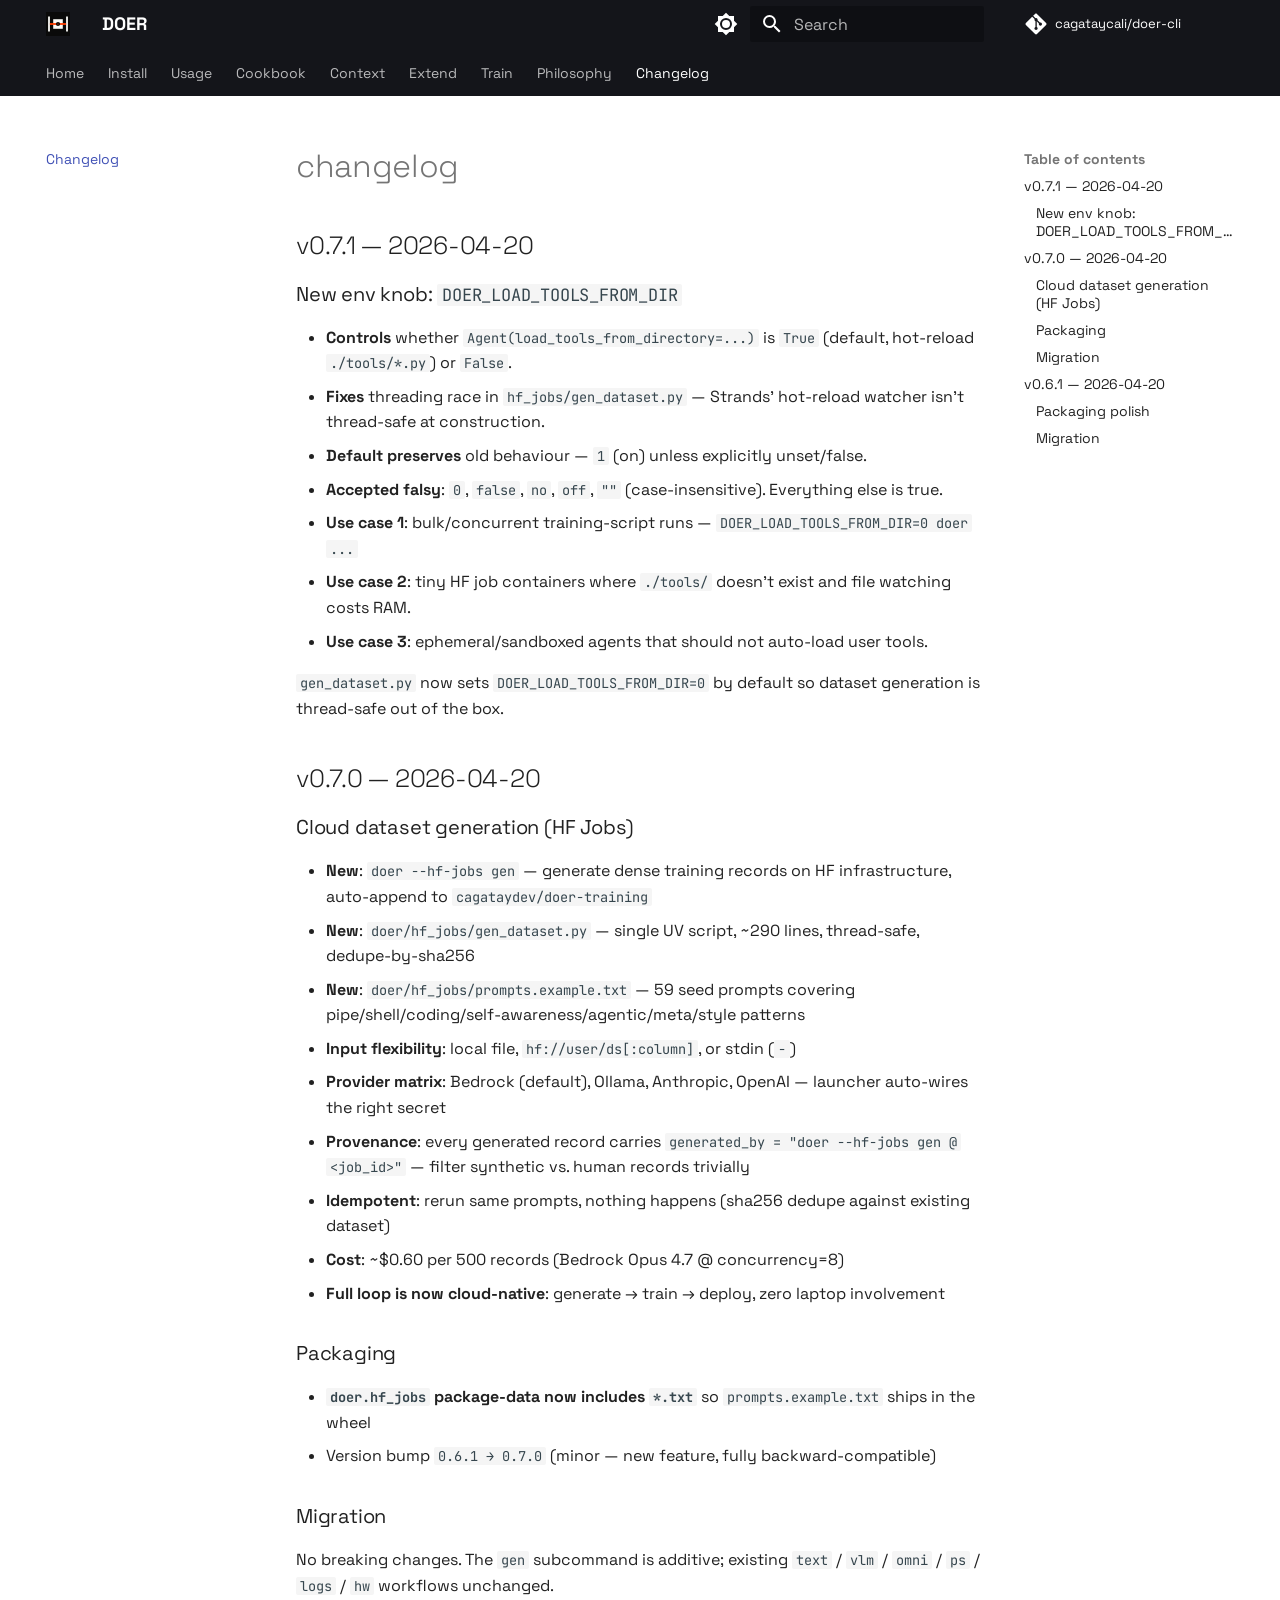
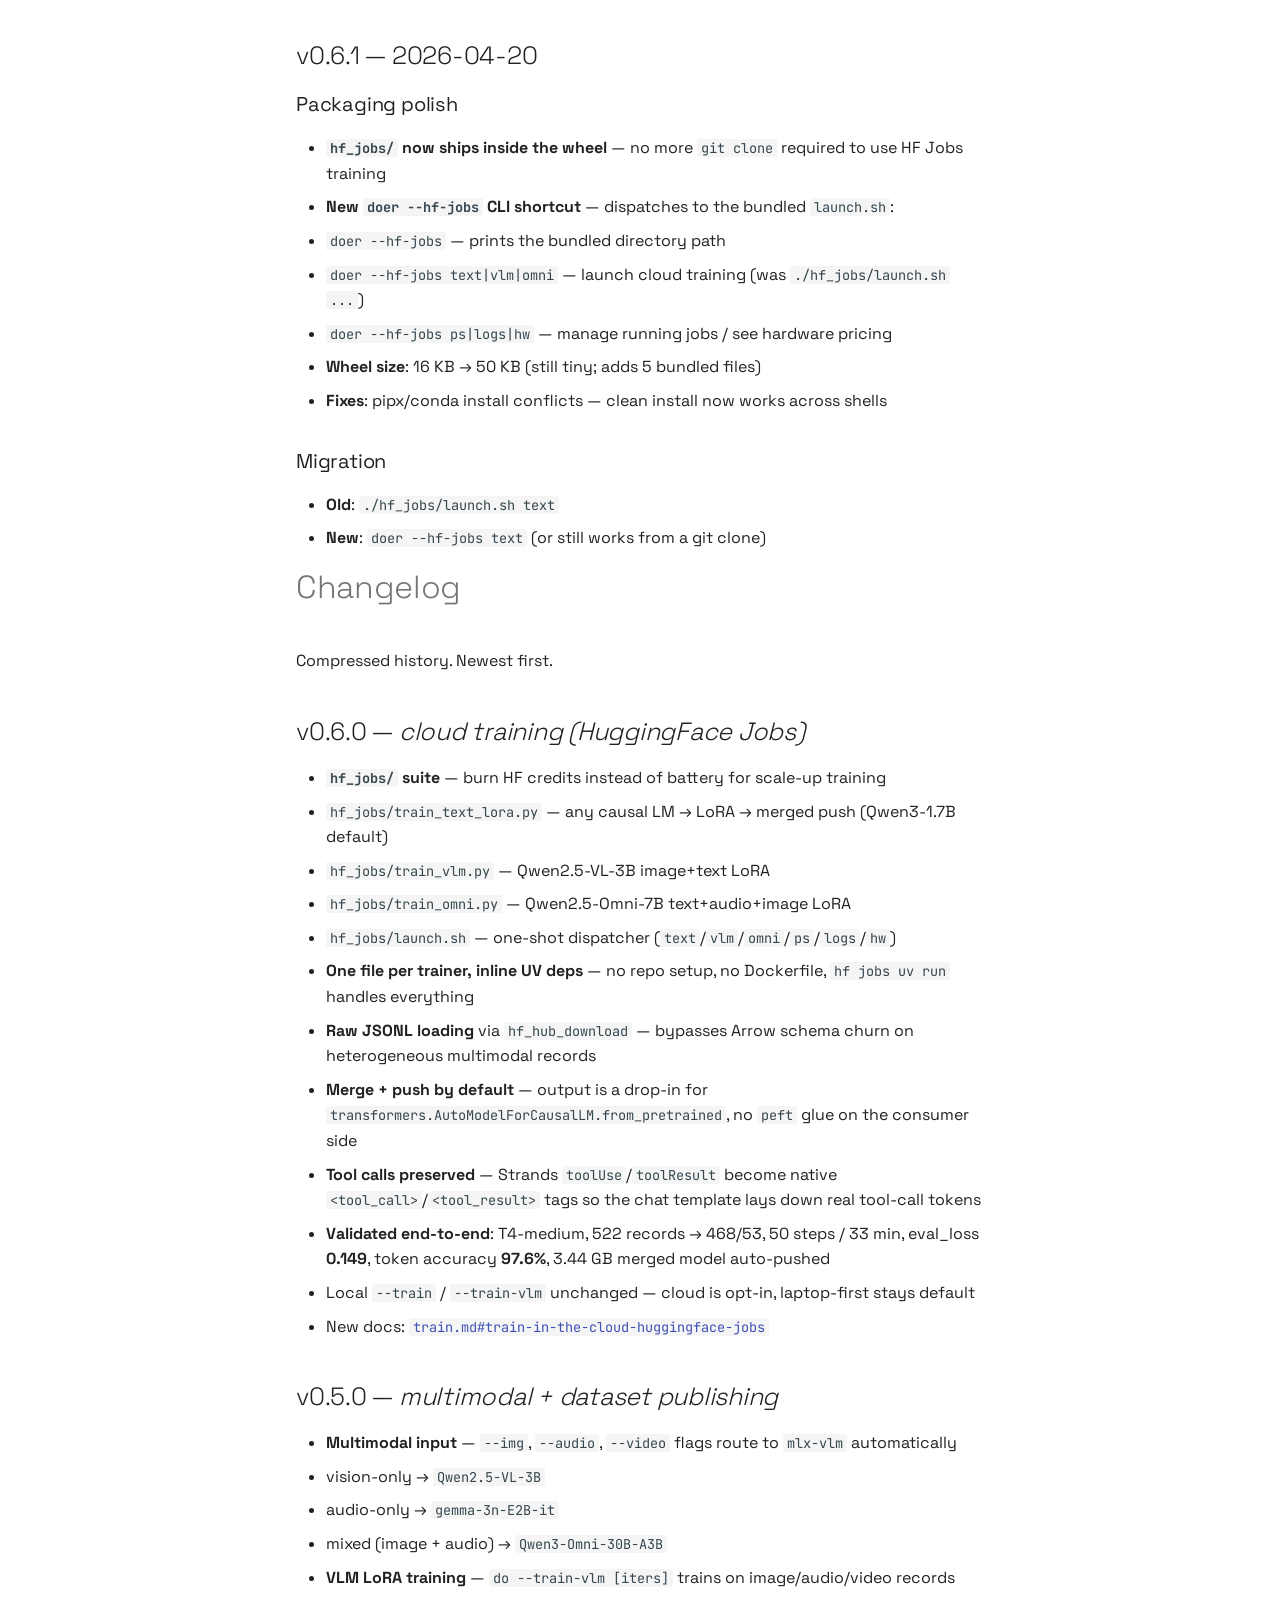
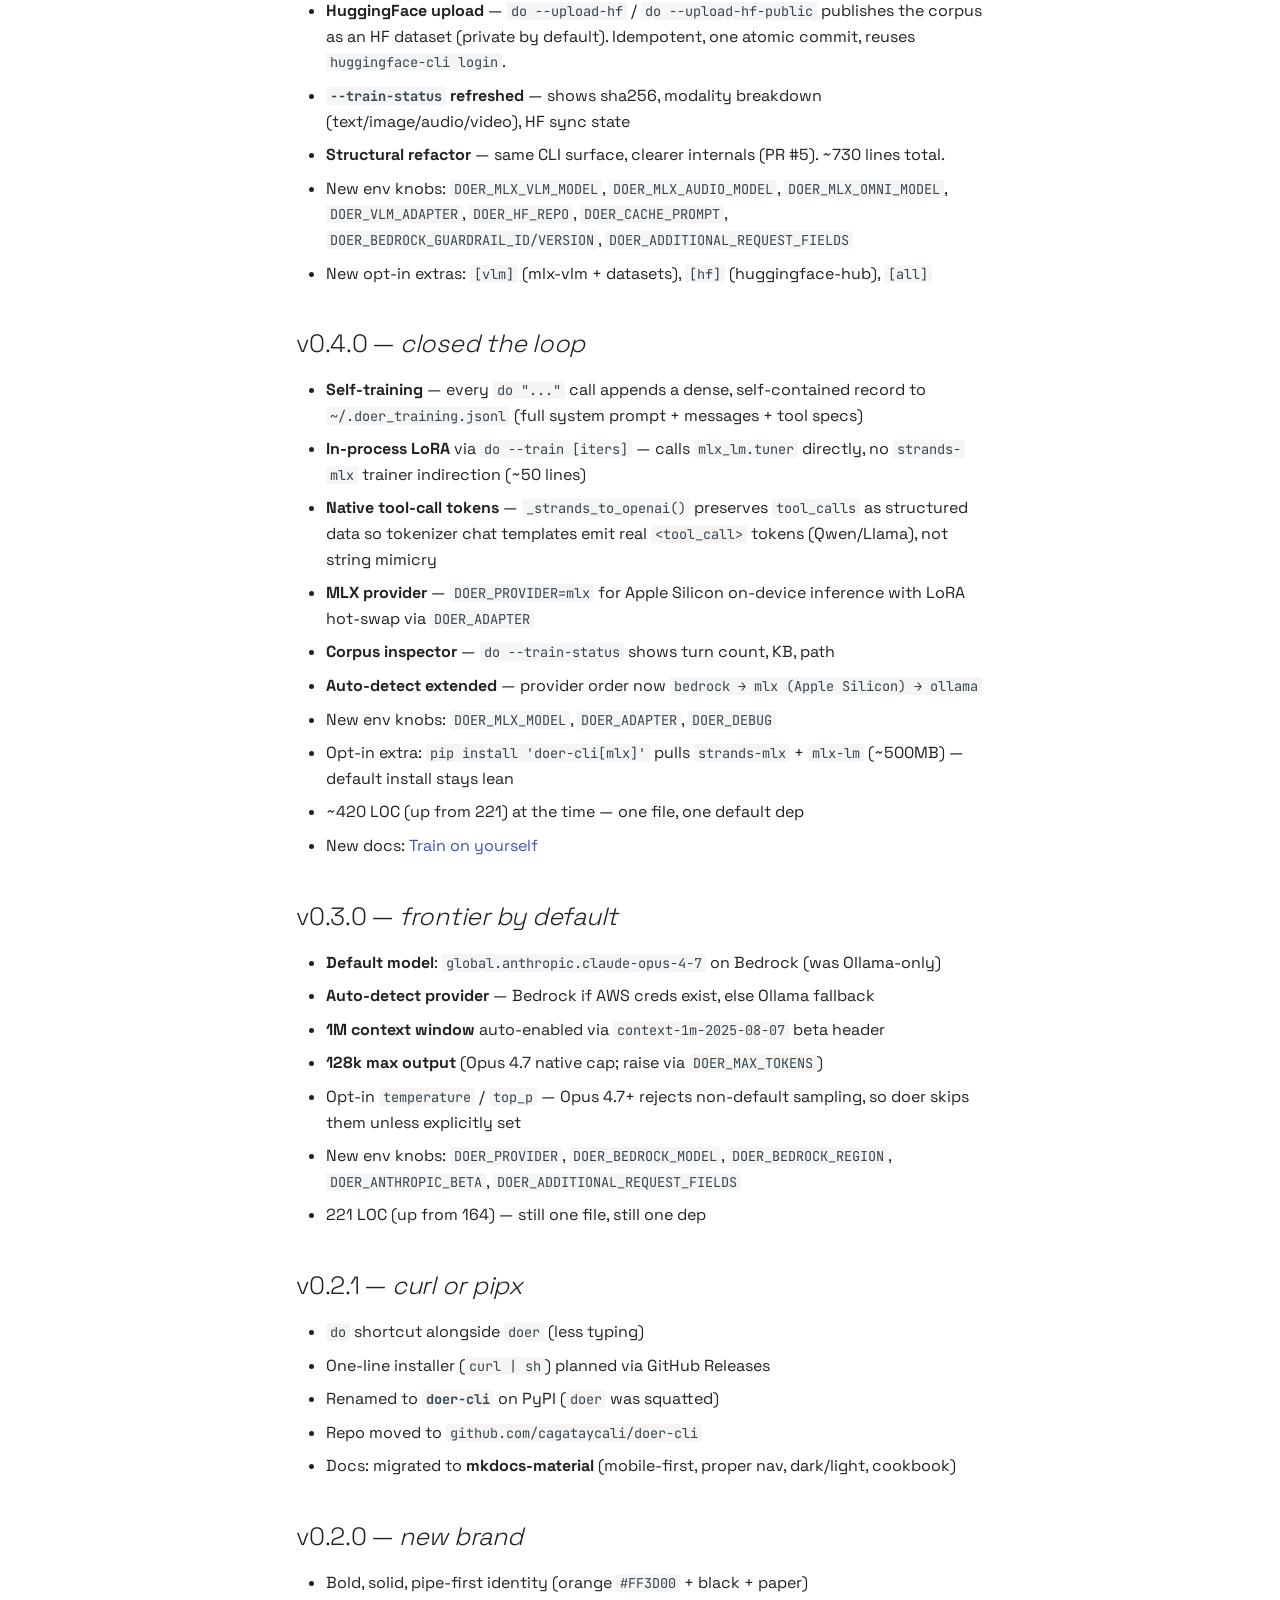
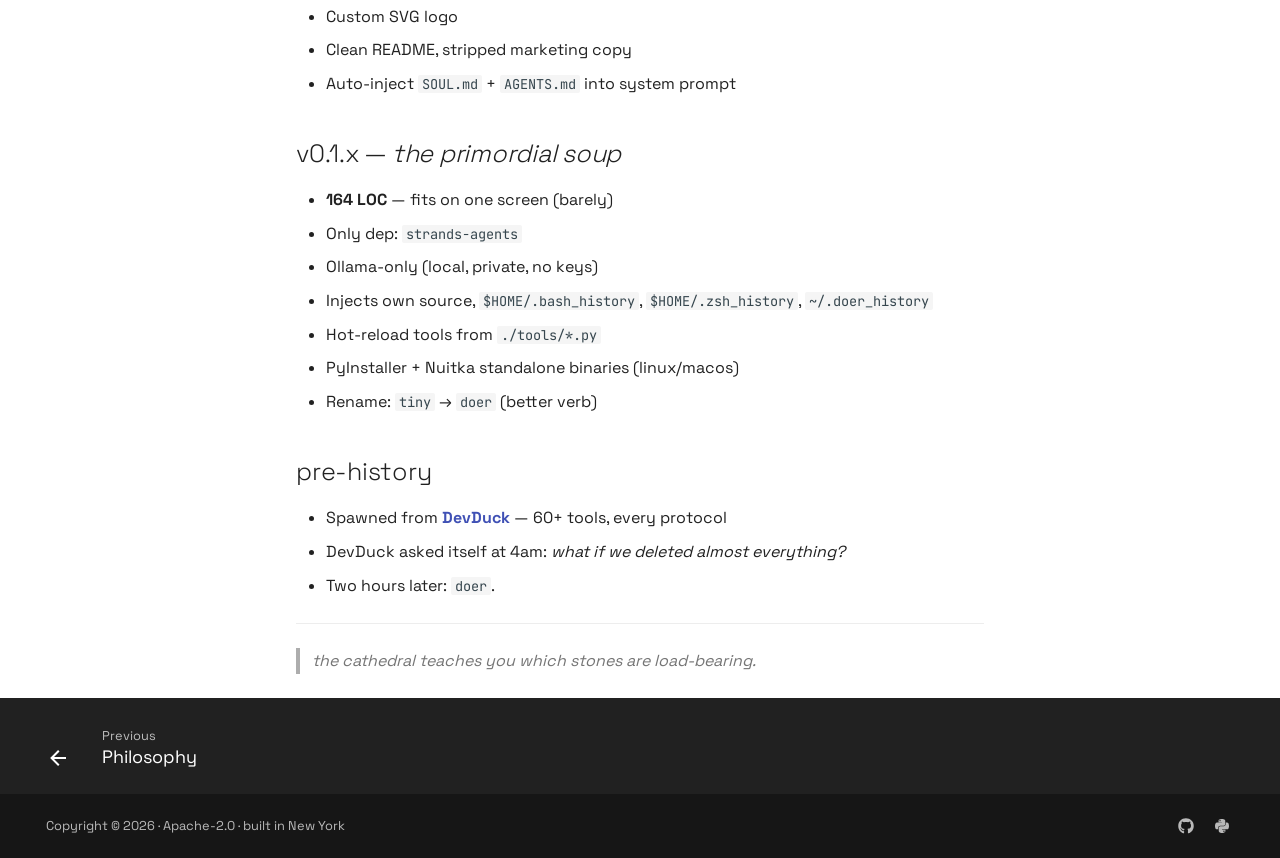
<file: changelog/index.html>
<!doctype html>
<html lang="en" class="no-js">
  <head>
    
      <meta charset="utf-8">
      <meta name="viewport" content="width=device-width,initial-scale=1">
      
        <meta name="description" content="A Unix citizen that thinks. In text, images, audio, and video.">
      
      
      
        <link rel="canonical" href="https://doer.duck.nyc/changelog/">
      
      
        <link rel="prev" href="../philosophy/">
      
      
      
        
      
      
      <link rel="icon" href="../doer.svg">
      <meta name="generator" content="mkdocs-1.6.1, mkdocs-material-9.7.6">
    
    
      
        <title>Changelog - DOER</title>
      
    
    
      <link rel="stylesheet" href="../assets/stylesheets/main.484c7ddc.min.css">
      
        
        <link rel="stylesheet" href="../assets/stylesheets/palette.ab4e12ef.min.css">
      
      


    
    
      
    
    
      
        
        
        <link rel="preconnect" href="https://fonts.gstatic.com" crossorigin>
        <link rel="stylesheet" href="https://fonts.googleapis.com/css?family=Space+Grotesk:300,300i,400,400i,700,700i%7CJetBrains+Mono:400,400i,700,700i&display=fallback">
        <style>:root{--md-text-font:"Space Grotesk";--md-code-font:"JetBrains Mono"}</style>
      
    
    
      <link rel="stylesheet" href="../assets/brand.css">
    
    <script>__md_scope=new URL("..",location),__md_hash=e=>[...e].reduce(((e,_)=>(e<<5)-e+_.charCodeAt(0)),0),__md_get=(e,_=localStorage,t=__md_scope)=>JSON.parse(_.getItem(t.pathname+"."+e)),__md_set=(e,_,t=localStorage,a=__md_scope)=>{try{t.setItem(a.pathname+"."+e,JSON.stringify(_))}catch(e){}}</script>
    
      

    
    
  <meta property="og:title" content="Changelog · DOER">
  <meta property="og:description" content="A Unix citizen that thinks. stdin → llm → stdout. One file. One dep.">
  <meta property="og:type" content="website">
  <meta property="og:url" content="https://doer.duck.nyc/changelog/">
  <meta property="og:image" content="https://doer.duck.nyc/doer.svg">
  <meta name="twitter:card" content="summary_large_image">
  <meta name="twitter:title" content="Changelog · DOER">
  <meta name="twitter:description" content="A Unix citizen that thinks. stdin → llm → stdout.">
  <meta name="twitter:image" content="https://doer.duck.nyc/doer.svg">
  <meta name="keywords" content="cli, unix, llm, ollama, pipe, agent, terminal, ai, doer">
  <meta name="author" content="cagataycali">
  <meta name="theme-color" content="#FF3D00">

  </head>
  
  
    
    
      
    
    
    
    
    <body dir="ltr" data-md-color-scheme="slate" data-md-color-primary="black" data-md-color-accent="deep-orange">
  
    
    <input class="md-toggle" data-md-toggle="drawer" type="checkbox" id="__drawer" autocomplete="off">
    <input class="md-toggle" data-md-toggle="search" type="checkbox" id="__search" autocomplete="off">
    <label class="md-overlay" for="__drawer"></label>
    <div data-md-component="skip">
      
        
        <a href="#changelog" class="md-skip">
          Skip to content
        </a>
      
    </div>
    <div data-md-component="announce">
      
    </div>
    
    
      

<header class="md-header" data-md-component="header">
  <nav class="md-header__inner md-grid" aria-label="Header">
    <a href=".." title="DOER" class="md-header__button md-logo" aria-label="DOER" data-md-component="logo">
      
  <img src="../doer.svg" alt="logo">

    </a>
    <label class="md-header__button md-icon" for="__drawer">
      
      <svg xmlns="http://www.w3.org/2000/svg" viewBox="0 0 24 24"><path d="M3 6h18v2H3zm0 5h18v2H3zm0 5h18v2H3z"/></svg>
    </label>
    <div class="md-header__title" data-md-component="header-title">
      <div class="md-header__ellipsis">
        <div class="md-header__topic">
          <span class="md-ellipsis">
            DOER
          </span>
        </div>
        <div class="md-header__topic" data-md-component="header-topic">
          <span class="md-ellipsis">
            
              Changelog
            
          </span>
        </div>
      </div>
    </div>
    
      
        <form class="md-header__option" data-md-component="palette">
  
    
    
    
    <input class="md-option" data-md-color-media="(prefers-color-scheme: dark)" data-md-color-scheme="slate" data-md-color-primary="black" data-md-color-accent="deep-orange"  aria-label="Light mode"  type="radio" name="__palette" id="__palette_0">
    
      <label class="md-header__button md-icon" title="Light mode" for="__palette_1" hidden>
        <svg xmlns="http://www.w3.org/2000/svg" viewBox="0 0 24 24"><path d="M12 18c-.89 0-1.74-.2-2.5-.55C11.56 16.5 13 14.42 13 12s-1.44-4.5-3.5-5.45C10.26 6.2 11.11 6 12 6a6 6 0 0 1 6 6 6 6 0 0 1-6 6m8-9.31V4h-4.69L12 .69 8.69 4H4v4.69L.69 12 4 15.31V20h4.69L12 23.31 15.31 20H20v-4.69L23.31 12z"/></svg>
      </label>
    
  
    
    
    
    <input class="md-option" data-md-color-media="(prefers-color-scheme: light)" data-md-color-scheme="default" data-md-color-primary="black" data-md-color-accent="deep-orange"  aria-label="Dark mode"  type="radio" name="__palette" id="__palette_1">
    
      <label class="md-header__button md-icon" title="Dark mode" for="__palette_0" hidden>
        <svg xmlns="http://www.w3.org/2000/svg" viewBox="0 0 24 24"><path d="M12 8a4 4 0 0 0-4 4 4 4 0 0 0 4 4 4 4 0 0 0 4-4 4 4 0 0 0-4-4m0 10a6 6 0 0 1-6-6 6 6 0 0 1 6-6 6 6 0 0 1 6 6 6 6 0 0 1-6 6m8-9.31V4h-4.69L12 .69 8.69 4H4v4.69L.69 12 4 15.31V20h4.69L12 23.31 15.31 20H20v-4.69L23.31 12z"/></svg>
      </label>
    
  
</form>
      
    
    
      <script>var palette=__md_get("__palette");if(palette&&palette.color){if("(prefers-color-scheme)"===palette.color.media){var media=matchMedia("(prefers-color-scheme: light)"),input=document.querySelector(media.matches?"[data-md-color-media='(prefers-color-scheme: light)']":"[data-md-color-media='(prefers-color-scheme: dark)']");palette.color.media=input.getAttribute("data-md-color-media"),palette.color.scheme=input.getAttribute("data-md-color-scheme"),palette.color.primary=input.getAttribute("data-md-color-primary"),palette.color.accent=input.getAttribute("data-md-color-accent")}for(var[key,value]of Object.entries(palette.color))document.body.setAttribute("data-md-color-"+key,value)}</script>
    
    
    
      
      
        <label class="md-header__button md-icon" for="__search">
          
          <svg xmlns="http://www.w3.org/2000/svg" viewBox="0 0 24 24"><path d="M9.5 3A6.5 6.5 0 0 1 16 9.5c0 1.61-.59 3.09-1.56 4.23l.27.27h.79l5 5-1.5 1.5-5-5v-.79l-.27-.27A6.52 6.52 0 0 1 9.5 16 6.5 6.5 0 0 1 3 9.5 6.5 6.5 0 0 1 9.5 3m0 2C7 5 5 7 5 9.5S7 14 9.5 14 14 12 14 9.5 12 5 9.5 5"/></svg>
        </label>
        <div class="md-search" data-md-component="search" role="dialog">
  <label class="md-search__overlay" for="__search"></label>
  <div class="md-search__inner" role="search">
    <form class="md-search__form" name="search">
      <input type="text" class="md-search__input" name="query" aria-label="Search" placeholder="Search" autocapitalize="off" autocorrect="off" autocomplete="off" spellcheck="false" data-md-component="search-query" required>
      <label class="md-search__icon md-icon" for="__search">
        
        <svg xmlns="http://www.w3.org/2000/svg" viewBox="0 0 24 24"><path d="M9.5 3A6.5 6.5 0 0 1 16 9.5c0 1.61-.59 3.09-1.56 4.23l.27.27h.79l5 5-1.5 1.5-5-5v-.79l-.27-.27A6.52 6.52 0 0 1 9.5 16 6.5 6.5 0 0 1 3 9.5 6.5 6.5 0 0 1 9.5 3m0 2C7 5 5 7 5 9.5S7 14 9.5 14 14 12 14 9.5 12 5 9.5 5"/></svg>
        
        <svg xmlns="http://www.w3.org/2000/svg" viewBox="0 0 24 24"><path d="M20 11v2H8l5.5 5.5-1.42 1.42L4.16 12l7.92-7.92L13.5 5.5 8 11z"/></svg>
      </label>
      <nav class="md-search__options" aria-label="Search">
        
        <button type="reset" class="md-search__icon md-icon" title="Clear" aria-label="Clear" tabindex="-1">
          
          <svg xmlns="http://www.w3.org/2000/svg" viewBox="0 0 24 24"><path d="M19 6.41 17.59 5 12 10.59 6.41 5 5 6.41 10.59 12 5 17.59 6.41 19 12 13.41 17.59 19 19 17.59 13.41 12z"/></svg>
        </button>
      </nav>
      
        <div class="md-search__suggest" data-md-component="search-suggest"></div>
      
    </form>
    <div class="md-search__output">
      <div class="md-search__scrollwrap" tabindex="0" data-md-scrollfix>
        <div class="md-search-result" data-md-component="search-result">
          <div class="md-search-result__meta">
            Initializing search
          </div>
          <ol class="md-search-result__list" role="presentation"></ol>
        </div>
      </div>
    </div>
  </div>
</div>
      
    
    
      <div class="md-header__source">
        <a href="https://github.com/cagataycali/doer-cli" title="Go to repository" class="md-source" data-md-component="source">
  <div class="md-source__icon md-icon">
    
    <svg xmlns="http://www.w3.org/2000/svg" viewBox="0 0 448 512"><!--! Font Awesome Free 7.1.0 by @fontawesome - https://fontawesome.com License - https://fontawesome.com/license/free (Icons: CC BY 4.0, Fonts: SIL OFL 1.1, Code: MIT License) Copyright 2025 Fonticons, Inc.--><path d="M439.6 236.1 244 40.5c-5.4-5.5-12.8-8.5-20.4-8.5s-15 3-20.4 8.4L162.5 81l51.5 51.5c27.1-9.1 52.7 16.8 43.4 43.7l49.7 49.7c34.2-11.8 61.2 31 35.5 56.7-26.5 26.5-70.2-2.9-56-37.3L240.3 199v121.9c25.3 12.5 22.3 41.8 9.1 55-6.4 6.4-15.2 10.1-24.3 10.1s-17.8-3.6-24.3-10.1c-17.6-17.6-11.1-46.9 11.2-56v-123c-20.8-8.5-24.6-30.7-18.6-45L142.6 101 8.5 235.1C3 240.6 0 247.9 0 255.5s3 15 8.5 20.4l195.6 195.7c5.4 5.4 12.7 8.4 20.4 8.4s15-3 20.4-8.4l194.7-194.7c5.4-5.4 8.4-12.8 8.4-20.4s-3-15-8.4-20.4"/></svg>
  </div>
  <div class="md-source__repository">
    cagataycali/doer-cli
  </div>
</a>
      </div>
    
  </nav>
  
</header>
    
    <div class="md-container" data-md-component="container">
      
      
        
          
            
<nav class="md-tabs" aria-label="Tabs" data-md-component="tabs">
  <div class="md-grid">
    <ul class="md-tabs__list">
      
        
  
  
  
  
    <li class="md-tabs__item">
      <a href=".." class="md-tabs__link">
        
  
  
    
  
  Home

      </a>
    </li>
  

      
        
  
  
  
  
    <li class="md-tabs__item">
      <a href="../install/" class="md-tabs__link">
        
  
  
    
  
  Install

      </a>
    </li>
  

      
        
  
  
  
  
    <li class="md-tabs__item">
      <a href="../usage/" class="md-tabs__link">
        
  
  
    
  
  Usage

      </a>
    </li>
  

      
        
  
  
  
  
    <li class="md-tabs__item">
      <a href="../cookbook/" class="md-tabs__link">
        
  
  
    
  
  Cookbook

      </a>
    </li>
  

      
        
  
  
  
  
    <li class="md-tabs__item">
      <a href="../context/" class="md-tabs__link">
        
  
  
    
  
  Context

      </a>
    </li>
  

      
        
  
  
  
  
    <li class="md-tabs__item">
      <a href="../extend/" class="md-tabs__link">
        
  
  
    
  
  Extend

      </a>
    </li>
  

      
        
  
  
  
  
    <li class="md-tabs__item">
      <a href="../train/" class="md-tabs__link">
        
  
  
    
  
  Train

      </a>
    </li>
  

      
        
  
  
  
  
    <li class="md-tabs__item">
      <a href="../philosophy/" class="md-tabs__link">
        
  
  
    
  
  Philosophy

      </a>
    </li>
  

      
        
  
  
  
    
  
  
    <li class="md-tabs__item md-tabs__item--active">
      <a href="./" class="md-tabs__link">
        
  
  
    
  
  Changelog

      </a>
    </li>
  

      
    </ul>
  </div>
</nav>
          
        
      
      <main class="md-main" data-md-component="main">
        <div class="md-main__inner md-grid">
          
            
              
              <div class="md-sidebar md-sidebar--primary" data-md-component="sidebar" data-md-type="navigation" >
                <div class="md-sidebar__scrollwrap">
                  <div class="md-sidebar__inner">
                    


  


<nav class="md-nav md-nav--primary md-nav--lifted" aria-label="Navigation" data-md-level="0">
  <label class="md-nav__title" for="__drawer">
    <a href=".." title="DOER" class="md-nav__button md-logo" aria-label="DOER" data-md-component="logo">
      
  <img src="../doer.svg" alt="logo">

    </a>
    DOER
  </label>
  
    <div class="md-nav__source">
      <a href="https://github.com/cagataycali/doer-cli" title="Go to repository" class="md-source" data-md-component="source">
  <div class="md-source__icon md-icon">
    
    <svg xmlns="http://www.w3.org/2000/svg" viewBox="0 0 448 512"><!--! Font Awesome Free 7.1.0 by @fontawesome - https://fontawesome.com License - https://fontawesome.com/license/free (Icons: CC BY 4.0, Fonts: SIL OFL 1.1, Code: MIT License) Copyright 2025 Fonticons, Inc.--><path d="M439.6 236.1 244 40.5c-5.4-5.5-12.8-8.5-20.4-8.5s-15 3-20.4 8.4L162.5 81l51.5 51.5c27.1-9.1 52.7 16.8 43.4 43.7l49.7 49.7c34.2-11.8 61.2 31 35.5 56.7-26.5 26.5-70.2-2.9-56-37.3L240.3 199v121.9c25.3 12.5 22.3 41.8 9.1 55-6.4 6.4-15.2 10.1-24.3 10.1s-17.8-3.6-24.3-10.1c-17.6-17.6-11.1-46.9 11.2-56v-123c-20.8-8.5-24.6-30.7-18.6-45L142.6 101 8.5 235.1C3 240.6 0 247.9 0 255.5s3 15 8.5 20.4l195.6 195.7c5.4 5.4 12.7 8.4 20.4 8.4s15-3 20.4-8.4l194.7-194.7c5.4-5.4 8.4-12.8 8.4-20.4s-3-15-8.4-20.4"/></svg>
  </div>
  <div class="md-source__repository">
    cagataycali/doer-cli
  </div>
</a>
    </div>
  
  <ul class="md-nav__list" data-md-scrollfix>
    
      
      
  
  
  
  
    <li class="md-nav__item">
      <a href=".." class="md-nav__link">
        
  
  
  <span class="md-ellipsis">
    
  
    Home
  

    
  </span>
  
  

      </a>
    </li>
  

    
      
      
  
  
  
  
    <li class="md-nav__item">
      <a href="../install/" class="md-nav__link">
        
  
  
  <span class="md-ellipsis">
    
  
    Install
  

    
  </span>
  
  

      </a>
    </li>
  

    
      
      
  
  
  
  
    <li class="md-nav__item">
      <a href="../usage/" class="md-nav__link">
        
  
  
  <span class="md-ellipsis">
    
  
    Usage
  

    
  </span>
  
  

      </a>
    </li>
  

    
      
      
  
  
  
  
    <li class="md-nav__item">
      <a href="../cookbook/" class="md-nav__link">
        
  
  
  <span class="md-ellipsis">
    
  
    Cookbook
  

    
  </span>
  
  

      </a>
    </li>
  

    
      
      
  
  
  
  
    <li class="md-nav__item">
      <a href="../context/" class="md-nav__link">
        
  
  
  <span class="md-ellipsis">
    
  
    Context
  

    
  </span>
  
  

      </a>
    </li>
  

    
      
      
  
  
  
  
    <li class="md-nav__item">
      <a href="../extend/" class="md-nav__link">
        
  
  
  <span class="md-ellipsis">
    
  
    Extend
  

    
  </span>
  
  

      </a>
    </li>
  

    
      
      
  
  
  
  
    <li class="md-nav__item">
      <a href="../train/" class="md-nav__link">
        
  
  
  <span class="md-ellipsis">
    
  
    Train
  

    
  </span>
  
  

      </a>
    </li>
  

    
      
      
  
  
  
  
    <li class="md-nav__item">
      <a href="../philosophy/" class="md-nav__link">
        
  
  
  <span class="md-ellipsis">
    
  
    Philosophy
  

    
  </span>
  
  

      </a>
    </li>
  

    
      
      
  
  
    
  
  
  
    <li class="md-nav__item md-nav__item--active">
      
      <input class="md-nav__toggle md-toggle" type="checkbox" id="__toc">
      
      
        
      
      
        <label class="md-nav__link md-nav__link--active" for="__toc">
          
  
  
  <span class="md-ellipsis">
    
  
    Changelog
  

    
  </span>
  
  

          <span class="md-nav__icon md-icon"></span>
        </label>
      
      <a href="./" class="md-nav__link md-nav__link--active">
        
  
  
  <span class="md-ellipsis">
    
  
    Changelog
  

    
  </span>
  
  

      </a>
      
        

<nav class="md-nav md-nav--secondary" aria-label="Table of contents">
  
  
  
    
  
  
    <label class="md-nav__title" for="__toc">
      <span class="md-nav__icon md-icon"></span>
      Table of contents
    </label>
    <ul class="md-nav__list" data-md-component="toc" data-md-scrollfix>
      
        <li class="md-nav__item">
  <a href="#v071-2026-04-20" class="md-nav__link">
    <span class="md-ellipsis">
      
        v0.7.1 — 2026-04-20
      
    </span>
  </a>
  
    <nav class="md-nav" aria-label="v0.7.1 — 2026-04-20">
      <ul class="md-nav__list">
        
          <li class="md-nav__item">
  <a href="#new-env-knob-doer_load_tools_from_dir" class="md-nav__link">
    <span class="md-ellipsis">
      
        New env knob: DOER_LOAD_TOOLS_FROM_DIR
      
    </span>
  </a>
  
</li>
        
      </ul>
    </nav>
  
</li>
      
        <li class="md-nav__item">
  <a href="#v070-2026-04-20" class="md-nav__link">
    <span class="md-ellipsis">
      
        v0.7.0 — 2026-04-20
      
    </span>
  </a>
  
    <nav class="md-nav" aria-label="v0.7.0 — 2026-04-20">
      <ul class="md-nav__list">
        
          <li class="md-nav__item">
  <a href="#cloud-dataset-generation-hf-jobs" class="md-nav__link">
    <span class="md-ellipsis">
      
        Cloud dataset generation (HF Jobs)
      
    </span>
  </a>
  
</li>
        
          <li class="md-nav__item">
  <a href="#packaging" class="md-nav__link">
    <span class="md-ellipsis">
      
        Packaging
      
    </span>
  </a>
  
</li>
        
          <li class="md-nav__item">
  <a href="#migration" class="md-nav__link">
    <span class="md-ellipsis">
      
        Migration
      
    </span>
  </a>
  
</li>
        
      </ul>
    </nav>
  
</li>
      
        <li class="md-nav__item">
  <a href="#v061-2026-04-20" class="md-nav__link">
    <span class="md-ellipsis">
      
        v0.6.1 — 2026-04-20
      
    </span>
  </a>
  
    <nav class="md-nav" aria-label="v0.6.1 — 2026-04-20">
      <ul class="md-nav__list">
        
          <li class="md-nav__item">
  <a href="#packaging-polish" class="md-nav__link">
    <span class="md-ellipsis">
      
        Packaging polish
      
    </span>
  </a>
  
</li>
        
          <li class="md-nav__item">
  <a href="#migration_1" class="md-nav__link">
    <span class="md-ellipsis">
      
        Migration
      
    </span>
  </a>
  
</li>
        
      </ul>
    </nav>
  
</li>
      
    </ul>
  
</nav>
      
    </li>
  

    
  </ul>
</nav>
                  </div>
                </div>
              </div>
            
            
              
              <div class="md-sidebar md-sidebar--secondary" data-md-component="sidebar" data-md-type="toc" >
                <div class="md-sidebar__scrollwrap">
                  <div class="md-sidebar__inner">
                    

<nav class="md-nav md-nav--secondary" aria-label="Table of contents">
  
  
  
    
  
  
    <label class="md-nav__title" for="__toc">
      <span class="md-nav__icon md-icon"></span>
      Table of contents
    </label>
    <ul class="md-nav__list" data-md-component="toc" data-md-scrollfix>
      
        <li class="md-nav__item">
  <a href="#v071-2026-04-20" class="md-nav__link">
    <span class="md-ellipsis">
      
        v0.7.1 — 2026-04-20
      
    </span>
  </a>
  
    <nav class="md-nav" aria-label="v0.7.1 — 2026-04-20">
      <ul class="md-nav__list">
        
          <li class="md-nav__item">
  <a href="#new-env-knob-doer_load_tools_from_dir" class="md-nav__link">
    <span class="md-ellipsis">
      
        New env knob: DOER_LOAD_TOOLS_FROM_DIR
      
    </span>
  </a>
  
</li>
        
      </ul>
    </nav>
  
</li>
      
        <li class="md-nav__item">
  <a href="#v070-2026-04-20" class="md-nav__link">
    <span class="md-ellipsis">
      
        v0.7.0 — 2026-04-20
      
    </span>
  </a>
  
    <nav class="md-nav" aria-label="v0.7.0 — 2026-04-20">
      <ul class="md-nav__list">
        
          <li class="md-nav__item">
  <a href="#cloud-dataset-generation-hf-jobs" class="md-nav__link">
    <span class="md-ellipsis">
      
        Cloud dataset generation (HF Jobs)
      
    </span>
  </a>
  
</li>
        
          <li class="md-nav__item">
  <a href="#packaging" class="md-nav__link">
    <span class="md-ellipsis">
      
        Packaging
      
    </span>
  </a>
  
</li>
        
          <li class="md-nav__item">
  <a href="#migration" class="md-nav__link">
    <span class="md-ellipsis">
      
        Migration
      
    </span>
  </a>
  
</li>
        
      </ul>
    </nav>
  
</li>
      
        <li class="md-nav__item">
  <a href="#v061-2026-04-20" class="md-nav__link">
    <span class="md-ellipsis">
      
        v0.6.1 — 2026-04-20
      
    </span>
  </a>
  
    <nav class="md-nav" aria-label="v0.6.1 — 2026-04-20">
      <ul class="md-nav__list">
        
          <li class="md-nav__item">
  <a href="#packaging-polish" class="md-nav__link">
    <span class="md-ellipsis">
      
        Packaging polish
      
    </span>
  </a>
  
</li>
        
          <li class="md-nav__item">
  <a href="#migration_1" class="md-nav__link">
    <span class="md-ellipsis">
      
        Migration
      
    </span>
  </a>
  
</li>
        
      </ul>
    </nav>
  
</li>
      
    </ul>
  
</nav>
                  </div>
                </div>
              </div>
            
          
          
            <div class="md-content" data-md-component="content">
              
              <article class="md-content__inner md-typeset">
                
                  


  
  


<h1 id="changelog">changelog<a class="headerlink" href="#changelog" title="Permanent link">&para;</a></h1>
<h2 id="v071-2026-04-20">v0.7.1 — 2026-04-20<a class="headerlink" href="#v071-2026-04-20" title="Permanent link">&para;</a></h2>
<h3 id="new-env-knob-doer_load_tools_from_dir">New env knob: <code>DOER_LOAD_TOOLS_FROM_DIR</code><a class="headerlink" href="#new-env-knob-doer_load_tools_from_dir" title="Permanent link">&para;</a></h3>
<ul>
<li><strong>Controls</strong> whether <code>Agent(load_tools_from_directory=...)</code> is <code>True</code> (default, hot-reload <code>./tools/*.py</code>) or <code>False</code>.</li>
<li><strong>Fixes</strong> threading race in <code>hf_jobs/gen_dataset.py</code> — Strands' hot-reload watcher isn't thread-safe at construction.</li>
<li><strong>Default preserves</strong> old behaviour — <code>1</code> (on) unless explicitly unset/false.</li>
<li><strong>Accepted falsy</strong>: <code>0</code>, <code>false</code>, <code>no</code>, <code>off</code>, <code>""</code> (case-insensitive). Everything else is true.</li>
<li><strong>Use case 1</strong>: bulk/concurrent training-script runs — <code>DOER_LOAD_TOOLS_FROM_DIR=0 doer ...</code></li>
<li><strong>Use case 2</strong>: tiny HF job containers where <code>./tools/</code> doesn't exist and file watching costs RAM.</li>
<li><strong>Use case 3</strong>: ephemeral/sandboxed agents that should not auto-load user tools.</li>
</ul>
<p><code>gen_dataset.py</code> now sets <code>DOER_LOAD_TOOLS_FROM_DIR=0</code> by default so dataset generation is thread-safe out of the box.</p>
<h2 id="v070-2026-04-20">v0.7.0 — 2026-04-20<a class="headerlink" href="#v070-2026-04-20" title="Permanent link">&para;</a></h2>
<h3 id="cloud-dataset-generation-hf-jobs">Cloud dataset generation (HF Jobs)<a class="headerlink" href="#cloud-dataset-generation-hf-jobs" title="Permanent link">&para;</a></h3>
<ul>
<li><strong>New</strong>: <code>doer --hf-jobs gen</code> — generate dense training records on HF infrastructure, auto-append to <code>cagataydev/doer-training</code></li>
<li><strong>New</strong>: <code>doer/hf_jobs/gen_dataset.py</code> — single UV script, ~290 lines, thread-safe, dedupe-by-sha256</li>
<li><strong>New</strong>: <code>doer/hf_jobs/prompts.example.txt</code> — 59 seed prompts covering pipe/shell/coding/self-awareness/agentic/meta/style patterns</li>
<li><strong>Input flexibility</strong>: local file, <code>hf://user/ds[:column]</code>, or stdin (<code>-</code>)</li>
<li><strong>Provider matrix</strong>: Bedrock (default), Ollama, Anthropic, OpenAI — launcher auto-wires the right secret</li>
<li><strong>Provenance</strong>: every generated record carries <code>generated_by = "doer --hf-jobs gen @ &lt;job_id&gt;"</code> — filter synthetic vs. human records trivially</li>
<li><strong>Idempotent</strong>: rerun same prompts, nothing happens (sha256 dedupe against existing dataset)</li>
<li><strong>Cost</strong>: ~$0.60 per 500 records (Bedrock Opus 4.7 @ concurrency=8)</li>
<li><strong>Full loop is now cloud-native</strong>: generate → train → deploy, zero laptop involvement</li>
</ul>
<h3 id="packaging">Packaging<a class="headerlink" href="#packaging" title="Permanent link">&para;</a></h3>
<ul>
<li><strong><code>doer.hf_jobs</code> package-data now includes <code>*.txt</code></strong> so <code>prompts.example.txt</code> ships in the wheel</li>
<li>Version bump <code>0.6.1 → 0.7.0</code> (minor — new feature, fully backward-compatible)</li>
</ul>
<h3 id="migration">Migration<a class="headerlink" href="#migration" title="Permanent link">&para;</a></h3>
<p>No breaking changes. The <code>gen</code> subcommand is additive; existing <code>text</code> / <code>vlm</code> / <code>omni</code> / <code>ps</code> / <code>logs</code> / <code>hw</code> workflows unchanged.</p>
<h2 id="v061-2026-04-20">v0.6.1 — 2026-04-20<a class="headerlink" href="#v061-2026-04-20" title="Permanent link">&para;</a></h2>
<h3 id="packaging-polish">Packaging polish<a class="headerlink" href="#packaging-polish" title="Permanent link">&para;</a></h3>
<ul>
<li><strong><code>hf_jobs/</code> now ships inside the wheel</strong> — no more <code>git clone</code> required to use HF Jobs training</li>
<li><strong>New <code>doer --hf-jobs</code> CLI shortcut</strong> — dispatches to the bundled <code>launch.sh</code>:</li>
<li><code>doer --hf-jobs</code> — prints the bundled directory path</li>
<li><code>doer --hf-jobs text|vlm|omni</code> — launch cloud training (was <code>./hf_jobs/launch.sh ...</code>)</li>
<li><code>doer --hf-jobs ps|logs|hw</code> — manage running jobs / see hardware pricing</li>
<li><strong>Wheel size</strong>: 16 KB → 50 KB (still tiny; adds 5 bundled files)</li>
<li><strong>Fixes</strong>: pipx/conda install conflicts — clean install now works across shells</li>
</ul>
<h3 id="migration_1">Migration<a class="headerlink" href="#migration_1" title="Permanent link">&para;</a></h3>
<ul>
<li><strong>Old</strong>: <code>./hf_jobs/launch.sh text</code></li>
<li><strong>New</strong>: <code>doer --hf-jobs text</code> (or still works from a git clone)</li>
</ul>
<h1 id="changelog_1">Changelog<a class="headerlink" href="#changelog_1" title="Permanent link">&para;</a></h1>
<p>Compressed history. Newest first.</p>
<h2 id="v060-cloud-training-huggingface-jobs">v0.6.0 — <em>cloud training (HuggingFace Jobs)</em><a class="headerlink" href="#v060-cloud-training-huggingface-jobs" title="Permanent link">&para;</a></h2>
<ul>
<li><strong><code>hf_jobs/</code> suite</strong> — burn HF credits instead of battery for scale-up training</li>
<li><code>hf_jobs/train_text_lora.py</code> — any causal LM → LoRA → merged push (Qwen3-1.7B default)</li>
<li><code>hf_jobs/train_vlm.py</code> — Qwen2.5-VL-3B image+text LoRA</li>
<li><code>hf_jobs/train_omni.py</code> — Qwen2.5-Omni-7B text+audio+image LoRA</li>
<li><code>hf_jobs/launch.sh</code> — one-shot dispatcher (<code>text</code>/<code>vlm</code>/<code>omni</code>/<code>ps</code>/<code>logs</code>/<code>hw</code>)</li>
<li><strong>One file per trainer, inline UV deps</strong> — no repo setup, no Dockerfile, <code>hf jobs uv run</code> handles everything</li>
<li><strong>Raw JSONL loading</strong> via <code>hf_hub_download</code> — bypasses Arrow schema churn on heterogeneous multimodal records</li>
<li><strong>Merge + push by default</strong> — output is a drop-in for <code>transformers.AutoModelForCausalLM.from_pretrained</code>, no <code>peft</code> glue on the consumer side</li>
<li><strong>Tool calls preserved</strong> — Strands <code>toolUse</code>/<code>toolResult</code> become native <code>&lt;tool_call&gt;</code>/<code>&lt;tool_result&gt;</code> tags so the chat template lays down real tool-call tokens</li>
<li><strong>Validated end-to-end</strong>: T4-medium, 522 records → 468/53, 50 steps / 33 min, eval_loss <strong>0.149</strong>, token accuracy <strong>97.6%</strong>, 3.44 GB merged model auto-pushed</li>
<li>Local <code>--train</code> / <code>--train-vlm</code> unchanged — cloud is opt-in, laptop-first stays default</li>
<li>New docs: <a href="../train/#train-in-the-cloud-huggingface-jobs"><code>train.md#train-in-the-cloud-huggingface-jobs</code></a></li>
</ul>
<h2 id="v050-multimodal-dataset-publishing">v0.5.0 — <em>multimodal + dataset publishing</em><a class="headerlink" href="#v050-multimodal-dataset-publishing" title="Permanent link">&para;</a></h2>
<ul>
<li><strong>Multimodal input</strong> — <code>--img</code>, <code>--audio</code>, <code>--video</code> flags route to <code>mlx-vlm</code> automatically</li>
<li>vision-only → <code>Qwen2.5-VL-3B</code></li>
<li>audio-only → <code>gemma-3n-E2B-it</code></li>
<li>mixed (image + audio) → <code>Qwen3-Omni-30B-A3B</code></li>
<li><strong>VLM LoRA training</strong> — <code>do --train-vlm [iters]</code> trains on image/audio/video records</li>
<li><strong>HuggingFace upload</strong> — <code>do --upload-hf</code> / <code>do --upload-hf-public</code> publishes the corpus as an HF dataset (private by default). Idempotent, one atomic commit, reuses <code>huggingface-cli login</code>.</li>
<li><strong><code>--train-status</code> refreshed</strong> — shows sha256, modality breakdown (text/image/audio/video), HF sync state</li>
<li><strong>Structural refactor</strong> — same CLI surface, clearer internals (PR #5). ~730 lines total.</li>
<li>New env knobs: <code>DOER_MLX_VLM_MODEL</code>, <code>DOER_MLX_AUDIO_MODEL</code>, <code>DOER_MLX_OMNI_MODEL</code>, <code>DOER_VLM_ADAPTER</code>, <code>DOER_HF_REPO</code>, <code>DOER_CACHE_PROMPT</code>, <code>DOER_BEDROCK_GUARDRAIL_ID/VERSION</code>, <code>DOER_ADDITIONAL_REQUEST_FIELDS</code></li>
<li>New opt-in extras: <code>[vlm]</code> (mlx-vlm + datasets), <code>[hf]</code> (huggingface-hub), <code>[all]</code></li>
</ul>
<h2 id="v040-closed-the-loop">v0.4.0 — <em>closed the loop</em><a class="headerlink" href="#v040-closed-the-loop" title="Permanent link">&para;</a></h2>
<ul>
<li><strong>Self-training</strong> — every <code>do "..."</code> call appends a dense, self-contained record to <code>~/.doer_training.jsonl</code> (full system prompt + messages + tool specs)</li>
<li><strong>In-process LoRA</strong> via <code>do --train [iters]</code> — calls <code>mlx_lm.tuner</code> directly, no <code>strands-mlx</code> trainer indirection (~50 lines)</li>
<li><strong>Native tool-call tokens</strong> — <code>_strands_to_openai()</code> preserves <code>tool_calls</code> as structured data so tokenizer chat templates emit real <code>&lt;tool_call&gt;</code> tokens (Qwen/Llama), not string mimicry</li>
<li><strong>MLX provider</strong> — <code>DOER_PROVIDER=mlx</code> for Apple Silicon on-device inference with LoRA hot-swap via <code>DOER_ADAPTER</code></li>
<li><strong>Corpus inspector</strong> — <code>do --train-status</code> shows turn count, KB, path</li>
<li><strong>Auto-detect extended</strong> — provider order now <code>bedrock → mlx (Apple Silicon) → ollama</code></li>
<li>New env knobs: <code>DOER_MLX_MODEL</code>, <code>DOER_ADAPTER</code>, <code>DOER_DEBUG</code></li>
<li>Opt-in extra: <code>pip install 'doer-cli[mlx]'</code> pulls <code>strands-mlx</code> + <code>mlx-lm</code> (~500MB) — default install stays lean</li>
<li>~420 LOC (up from 221) at the time — one file, one default dep</li>
<li>New docs: <a href="../train/">Train on yourself</a></li>
</ul>
<h2 id="v030-frontier-by-default">v0.3.0 — <em>frontier by default</em><a class="headerlink" href="#v030-frontier-by-default" title="Permanent link">&para;</a></h2>
<ul>
<li><strong>Default model</strong>: <code>global.anthropic.claude-opus-4-7</code> on Bedrock (was Ollama-only)</li>
<li><strong>Auto-detect provider</strong> — Bedrock if AWS creds exist, else Ollama fallback</li>
<li><strong>1M context window</strong> auto-enabled via <code>context-1m-2025-08-07</code> beta header</li>
<li><strong>128k max output</strong> (Opus 4.7 native cap; raise via <code>DOER_MAX_TOKENS</code>)</li>
<li>Opt-in <code>temperature</code> / <code>top_p</code> — Opus 4.7+ rejects non-default sampling, so doer skips them unless explicitly set</li>
<li>New env knobs: <code>DOER_PROVIDER</code>, <code>DOER_BEDROCK_MODEL</code>, <code>DOER_BEDROCK_REGION</code>, <code>DOER_ANTHROPIC_BETA</code>, <code>DOER_ADDITIONAL_REQUEST_FIELDS</code></li>
<li>221 LOC (up from 164) — still one file, still one dep</li>
</ul>
<h2 id="v021-curl-or-pipx">v0.2.1 — <em>curl or pipx</em><a class="headerlink" href="#v021-curl-or-pipx" title="Permanent link">&para;</a></h2>
<ul>
<li><code>do</code> shortcut alongside <code>doer</code> (less typing)</li>
<li>One-line installer (<code>curl | sh</code>) planned via GitHub Releases</li>
<li>Renamed to <strong><code>doer-cli</code></strong> on PyPI (<code>doer</code> was squatted)</li>
<li>Repo moved to <code>github.com/cagataycali/doer-cli</code></li>
<li>Docs: migrated to <strong>mkdocs-material</strong> (mobile-first, proper nav, dark/light, cookbook)</li>
</ul>
<h2 id="v020-new-brand">v0.2.0 — <em>new brand</em><a class="headerlink" href="#v020-new-brand" title="Permanent link">&para;</a></h2>
<ul>
<li>Bold, solid, pipe-first identity (orange <code>#FF3D00</code> + black + paper)</li>
<li>Custom SVG logo</li>
<li>Clean README, stripped marketing copy</li>
<li>Auto-inject <code>SOUL.md</code> + <code>AGENTS.md</code> into system prompt</li>
</ul>
<h2 id="v01x-the-primordial-soup">v0.1.x — <em>the primordial soup</em><a class="headerlink" href="#v01x-the-primordial-soup" title="Permanent link">&para;</a></h2>
<ul>
<li><strong>164 LOC</strong> — fits on one screen (barely)</li>
<li>Only dep: <code>strands-agents</code></li>
<li>Ollama-only (local, private, no keys)</li>
<li>Injects own source, <code>$HOME/.bash_history</code>, <code>$HOME/.zsh_history</code>, <code>~/.doer_history</code></li>
<li>Hot-reload tools from <code>./tools/*.py</code></li>
<li>PyInstaller + Nuitka standalone binaries (linux/macos)</li>
<li>Rename: <code>tiny</code> → <code>doer</code> (better verb)</li>
</ul>
<h2 id="pre-history">pre-history<a class="headerlink" href="#pre-history" title="Permanent link">&para;</a></h2>
<ul>
<li>Spawned from <strong><a href="https://github.com/cagataycali/devduck">DevDuck</a></strong> — 60+ tools, every protocol</li>
<li>DevDuck asked itself at 4am: <em>what if we deleted almost everything?</em></li>
<li>Two hours later: <code>doer</code>.</li>
</ul>
<hr />
<blockquote>
<p><em>the cathedral teaches you which stones are load-bearing.</em></p>
</blockquote>












                
              </article>
            </div>
          
          
<script>var target=document.getElementById(location.hash.slice(1));target&&target.name&&(target.checked=target.name.startsWith("__tabbed_"))</script>
        </div>
        
          <button type="button" class="md-top md-icon" data-md-component="top" hidden>
  
  <svg xmlns="http://www.w3.org/2000/svg" viewBox="0 0 24 24"><path d="M13 20h-2V8l-5.5 5.5-1.42-1.42L12 4.16l7.92 7.92-1.42 1.42L13 8z"/></svg>
  Back to top
</button>
        
      </main>
      
        <footer class="md-footer">
  
    
      
      <nav class="md-footer__inner md-grid" aria-label="Footer" >
        
          
          <a href="../philosophy/" class="md-footer__link md-footer__link--prev" aria-label="Previous: Philosophy">
            <div class="md-footer__button md-icon">
              
              <svg xmlns="http://www.w3.org/2000/svg" viewBox="0 0 24 24"><path d="M20 11v2H8l5.5 5.5-1.42 1.42L4.16 12l7.92-7.92L13.5 5.5 8 11z"/></svg>
            </div>
            <div class="md-footer__title">
              <span class="md-footer__direction">
                Previous
              </span>
              <div class="md-ellipsis">
                Philosophy
              </div>
            </div>
          </a>
        
        
      </nav>
    
  
  <div class="md-footer-meta md-typeset">
    <div class="md-footer-meta__inner md-grid">
      <div class="md-copyright">
  
    <div class="md-copyright__highlight">
      Copyright © 2026 · Apache-2.0 · built in New York
    </div>
  
  
</div>
      
        
<div class="md-social">
  
    
    
    
    
      
      
    
    <a href="https://github.com/cagataycali/doer-cli" target="_blank" rel="noopener" title="github.com" class="md-social__link">
      <svg xmlns="http://www.w3.org/2000/svg" viewBox="0 0 512 512"><!--! Font Awesome Free 7.1.0 by @fontawesome - https://fontawesome.com License - https://fontawesome.com/license/free (Icons: CC BY 4.0, Fonts: SIL OFL 1.1, Code: MIT License) Copyright 2025 Fonticons, Inc.--><path d="M173.9 397.4c0 2-2.3 3.6-5.2 3.6-3.3.3-5.6-1.3-5.6-3.6 0-2 2.3-3.6 5.2-3.6 3-.3 5.6 1.3 5.6 3.6m-31.1-4.5c-.7 2 1.3 4.3 4.3 4.9 2.6 1 5.6 0 6.2-2s-1.3-4.3-4.3-5.2c-2.6-.7-5.5.3-6.2 2.3m44.2-1.7c-2.9.7-4.9 2.6-4.6 4.9.3 2 2.9 3.3 5.9 2.6 2.9-.7 4.9-2.6 4.6-4.6-.3-1.9-3-3.2-5.9-2.9M252.8 8C114.1 8 8 113.3 8 252c0 110.9 69.8 205.8 169.5 239.2 12.8 2.3 17.3-5.6 17.3-12.1 0-6.2-.3-40.4-.3-61.4 0 0-70 15-84.7-29.8 0 0-11.4-29.1-27.8-36.6 0 0-22.9-15.7 1.6-15.4 0 0 24.9 2 38.6 25.8 21.9 38.6 58.6 27.5 72.9 20.9 2.3-16 8.8-27.1 16-33.7-55.9-6.2-112.3-14.3-112.3-110.5 0-27.5 7.6-41.3 23.6-58.9-2.6-6.5-11.1-33.3 2.6-67.9 20.9-6.5 69 27 69 27 20-5.6 41.5-8.5 62.8-8.5s42.8 2.9 62.8 8.5c0 0 48.1-33.6 69-27 13.7 34.7 5.2 61.4 2.6 67.9 16 17.7 25.8 31.5 25.8 58.9 0 96.5-58.9 104.2-114.8 110.5 9.2 7.9 17 22.9 17 46.4 0 33.7-.3 75.4-.3 83.6 0 6.5 4.6 14.4 17.3 12.1C436.2 457.8 504 362.9 504 252 504 113.3 391.5 8 252.8 8M105.2 352.9c-1.3 1-1 3.3.7 5.2 1.6 1.6 3.9 2.3 5.2 1 1.3-1 1-3.3-.7-5.2-1.6-1.6-3.9-2.3-5.2-1m-10.8-8.1c-.7 1.3.3 2.9 2.3 3.9 1.6 1 3.6.7 4.3-.7.7-1.3-.3-2.9-2.3-3.9-2-.6-3.6-.3-4.3.7m32.4 35.6c-1.6 1.3-1 4.3 1.3 6.2 2.3 2.3 5.2 2.6 6.5 1 1.3-1.3.7-4.3-1.3-6.2-2.2-2.3-5.2-2.6-6.5-1m-11.4-14.7c-1.6 1-1.6 3.6 0 5.9s4.3 3.3 5.6 2.3c1.6-1.3 1.6-3.9 0-6.2-1.4-2.3-4-3.3-5.6-2"/></svg>
    </a>
  
    
    
    
    
      
      
    
    <a href="https://pypi.org/project/doer-cli/" target="_blank" rel="noopener" title="pypi.org" class="md-social__link">
      <svg xmlns="http://www.w3.org/2000/svg" viewBox="0 0 448 512"><!--! Font Awesome Free 7.1.0 by @fontawesome - https://fontawesome.com License - https://fontawesome.com/license/free (Icons: CC BY 4.0, Fonts: SIL OFL 1.1, Code: MIT License) Copyright 2025 Fonticons, Inc.--><path d="M439.8 200.5c-7.7-30.9-22.3-54.2-53.4-54.2h-40.1v47.4c0 36.8-31.2 67.8-66.8 67.8H172.7c-29.2 0-53.4 25-53.4 54.3v101.8c0 29 25.2 46 53.4 54.3 33.8 9.9 66.3 11.7 106.8 0 26.9-7.8 53.4-23.5 53.4-54.3v-40.7H226.2v-13.6h160.2c31.1 0 42.6-21.7 53.4-54.2 11.2-33.5 10.7-65.7 0-108.6M286.2 444.7a20.4 20.4 0 1 1 0-40.7 20.4 20.4 0 1 1 0 40.7M167.8 248.1h106.8c29.7 0 53.4-24.5 53.4-54.3V91.9c0-29-24.4-50.7-53.4-55.6-35.8-5.9-74.7-5.6-106.8.1-45.2 8-53.4 24.7-53.4 55.6v40.7h106.9v13.6h-147c-31.1 0-58.3 18.7-66.8 54.2-9.8 40.7-10.2 66.1 0 108.6 7.6 31.6 25.7 54.2 56.8 54.2H101v-48.8c0-35.3 30.5-66.4 66.8-66.4m-6.6-183.4a20.4 20.4 0 1 1 0 40.8 20.4 20.4 0 1 1 0-40.8"/></svg>
    </a>
  
</div>
      
    </div>
  </div>
</footer>
      
    </div>
    <div class="md-dialog" data-md-component="dialog">
      <div class="md-dialog__inner md-typeset"></div>
    </div>
    
    
    
      
      
      <script id="__config" type="application/json">{"annotate": null, "base": "..", "features": ["navigation.instant", "navigation.tracking", "navigation.tabs", "navigation.top", "navigation.footer", "search.highlight", "search.suggest", "content.code.copy", "content.code.annotate", "toc.follow"], "search": "../assets/javascripts/workers/search.2c215733.min.js", "tags": ["cli", "unix", "llm", "pipe", "ollama", "bedrock", "mlx", "multimodal", "lora"], "translations": {"clipboard.copied": "Copied to clipboard", "clipboard.copy": "Copy to clipboard", "search.result.more.one": "1 more on this page", "search.result.more.other": "# more on this page", "search.result.none": "No matching documents", "search.result.one": "1 matching document", "search.result.other": "# matching documents", "search.result.placeholder": "Type to start searching", "search.result.term.missing": "Missing", "select.version": "Select version"}, "version": null}</script>
    
    
      <script src="../assets/javascripts/bundle.79ae519e.min.js"></script>
      
    
  </body>
</html>
</file>
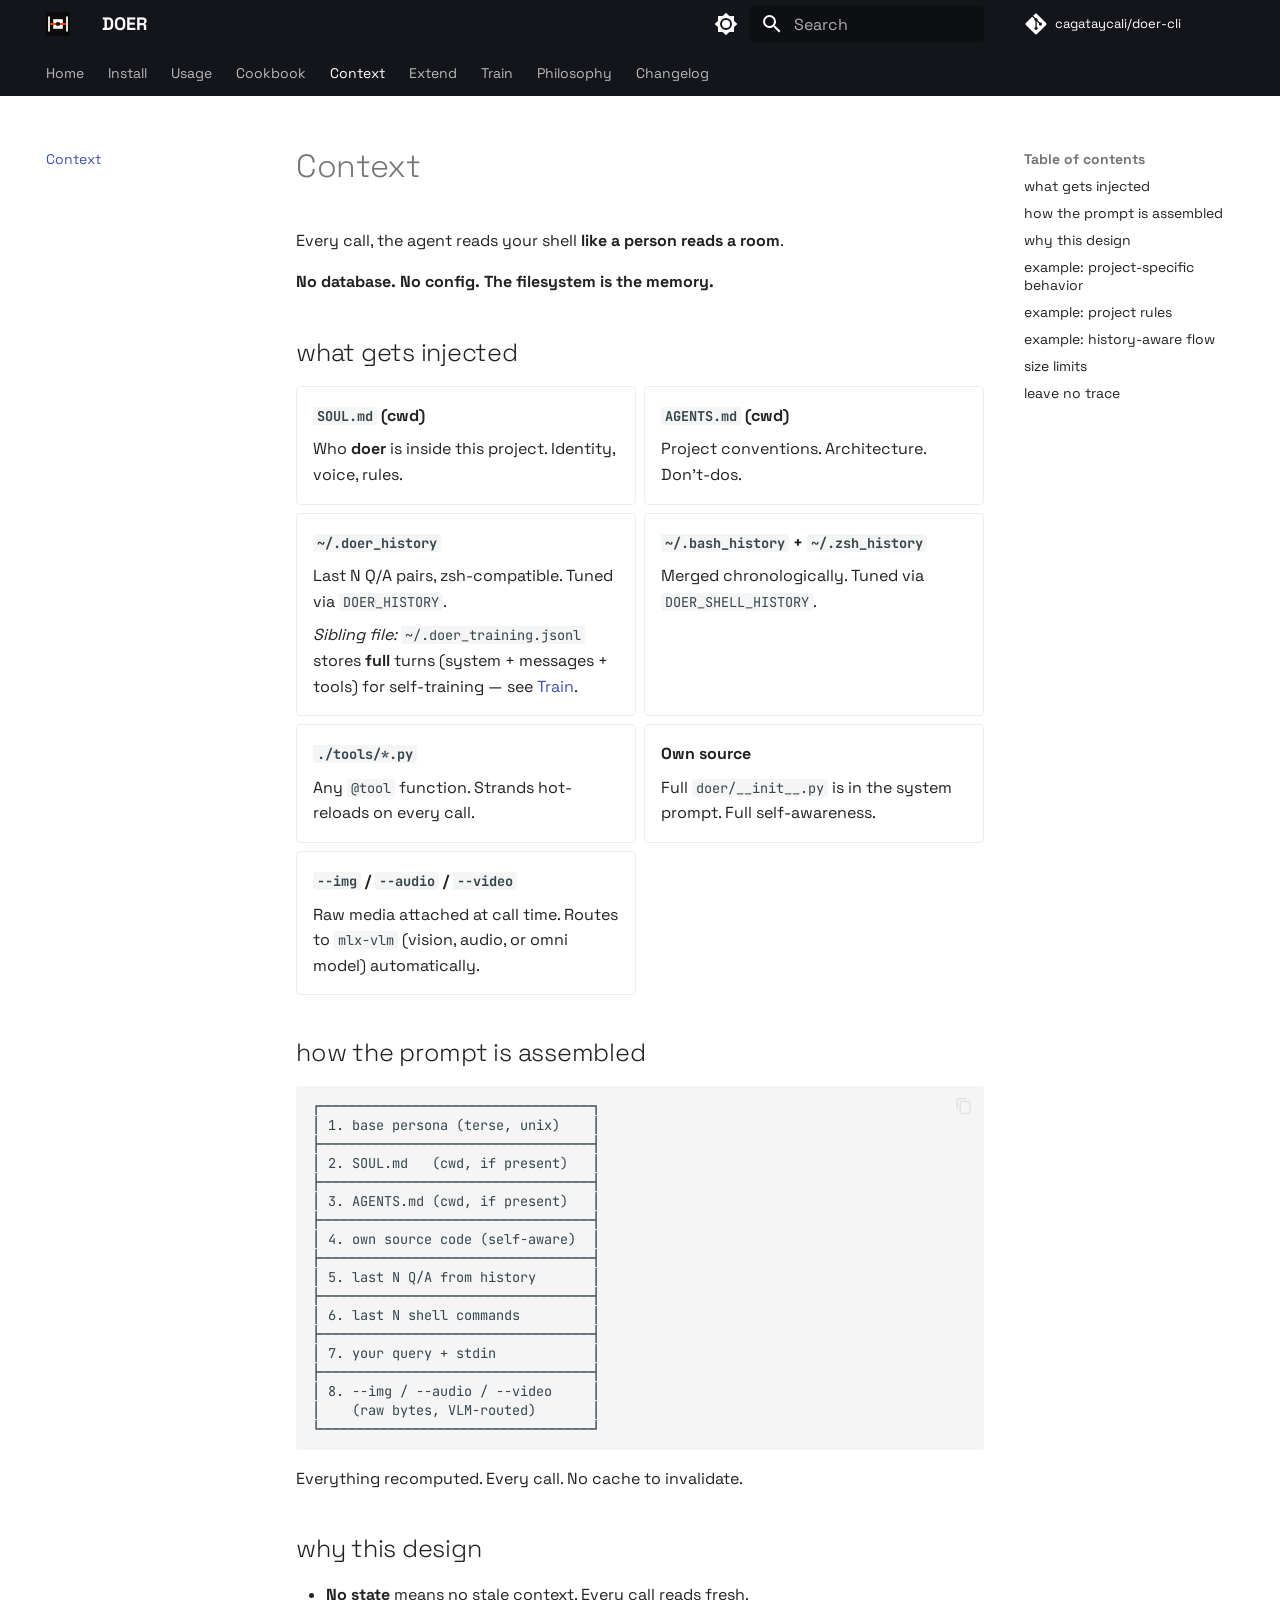
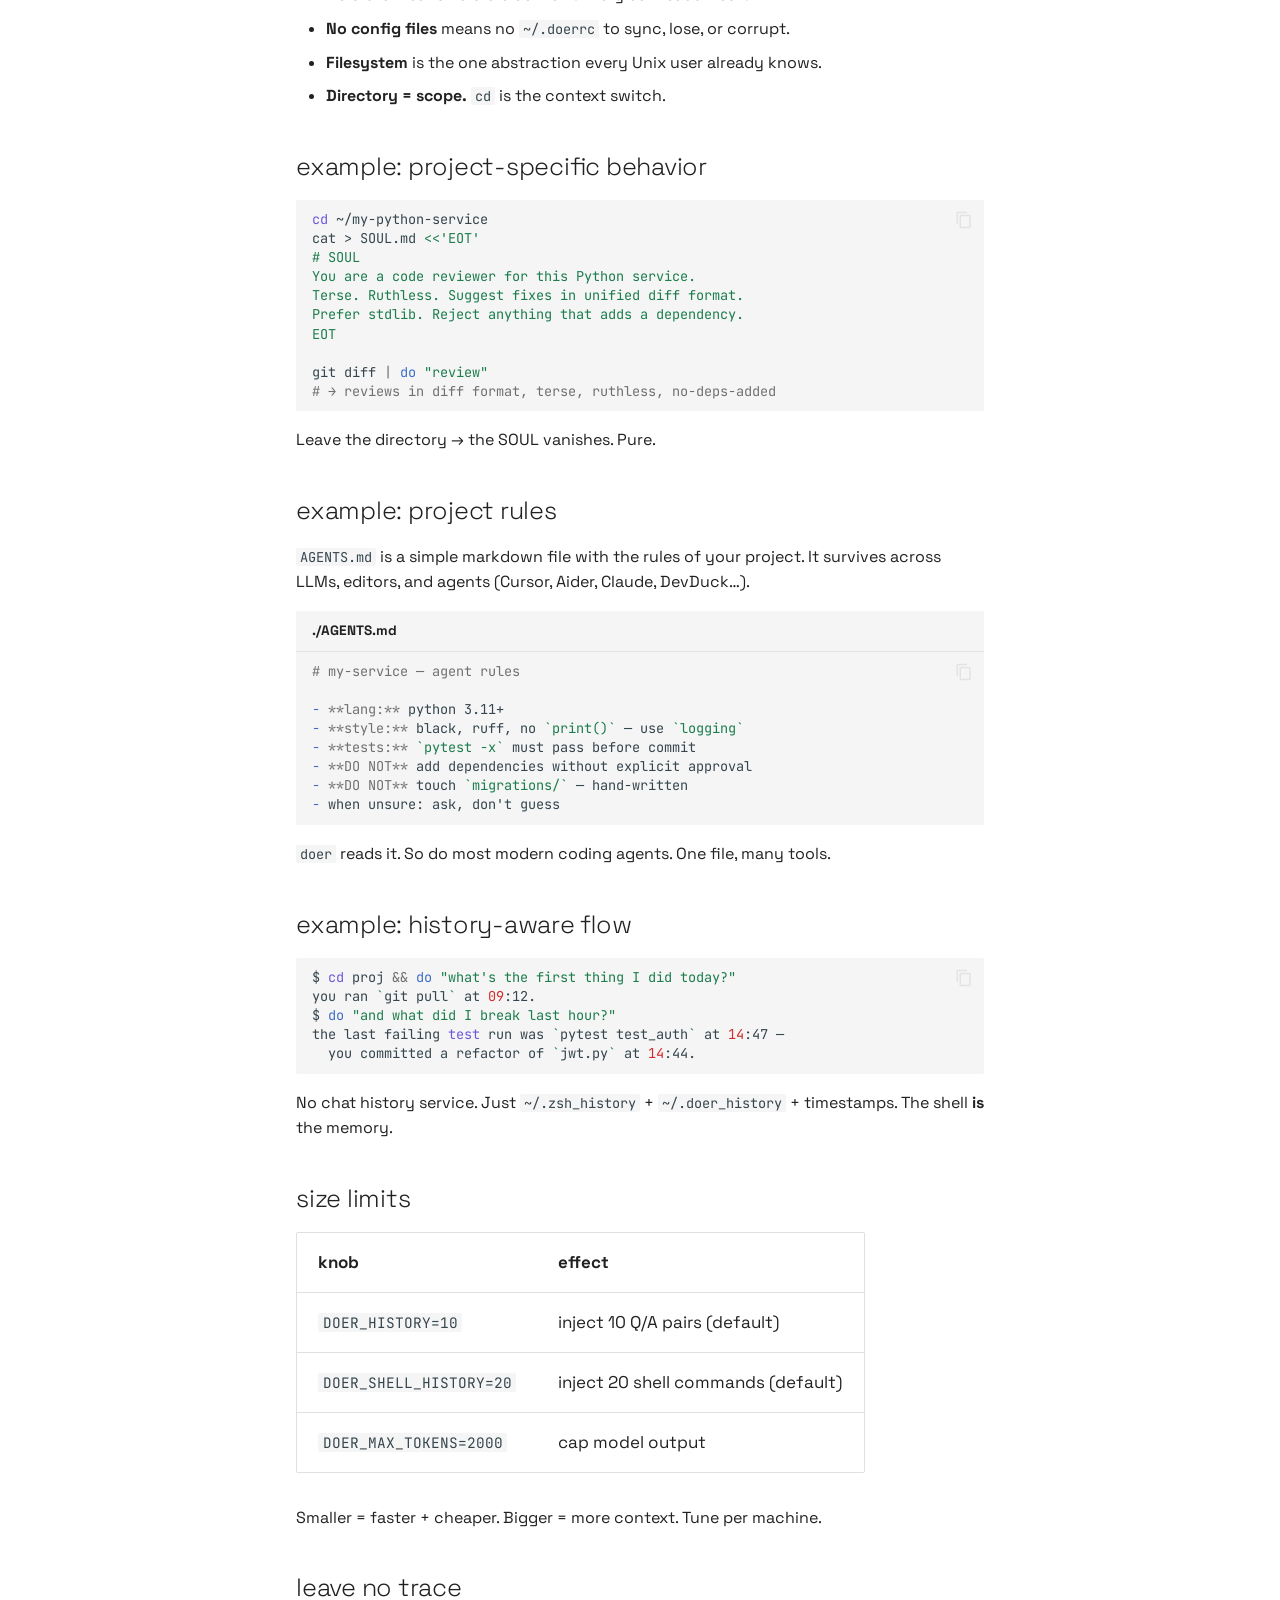
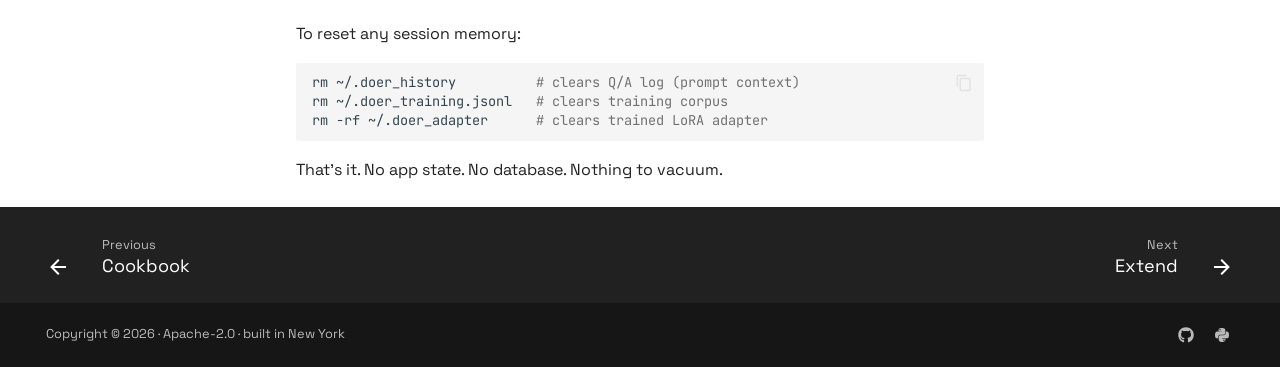
<file: context/index.html>
<!doctype html>
<html lang="en" class="no-js">
  <head>
    
      <meta charset="utf-8">
      <meta name="viewport" content="width=device-width,initial-scale=1">
      
        <meta name="description" content="A Unix citizen that thinks. In text, images, audio, and video.">
      
      
      
        <link rel="canonical" href="https://doer.duck.nyc/context/">
      
      
        <link rel="prev" href="../cookbook/">
      
      
        <link rel="next" href="../extend/">
      
      
        
      
      
      <link rel="icon" href="../doer.svg">
      <meta name="generator" content="mkdocs-1.6.1, mkdocs-material-9.7.6">
    
    
      
        <title>Context - DOER</title>
      
    
    
      <link rel="stylesheet" href="../assets/stylesheets/main.484c7ddc.min.css">
      
        
        <link rel="stylesheet" href="../assets/stylesheets/palette.ab4e12ef.min.css">
      
      


    
    
      
    
    
      
        
        
        <link rel="preconnect" href="https://fonts.gstatic.com" crossorigin>
        <link rel="stylesheet" href="https://fonts.googleapis.com/css?family=Space+Grotesk:300,300i,400,400i,700,700i%7CJetBrains+Mono:400,400i,700,700i&display=fallback">
        <style>:root{--md-text-font:"Space Grotesk";--md-code-font:"JetBrains Mono"}</style>
      
    
    
      <link rel="stylesheet" href="../assets/brand.css">
    
    <script>__md_scope=new URL("..",location),__md_hash=e=>[...e].reduce(((e,_)=>(e<<5)-e+_.charCodeAt(0)),0),__md_get=(e,_=localStorage,t=__md_scope)=>JSON.parse(_.getItem(t.pathname+"."+e)),__md_set=(e,_,t=localStorage,a=__md_scope)=>{try{t.setItem(a.pathname+"."+e,JSON.stringify(_))}catch(e){}}</script>
    
      

    
    
  <meta property="og:title" content="Context · DOER">
  <meta property="og:description" content="A Unix citizen that thinks. stdin → llm → stdout. One file. One dep.">
  <meta property="og:type" content="website">
  <meta property="og:url" content="https://doer.duck.nyc/context/">
  <meta property="og:image" content="https://doer.duck.nyc/doer.svg">
  <meta name="twitter:card" content="summary_large_image">
  <meta name="twitter:title" content="Context · DOER">
  <meta name="twitter:description" content="A Unix citizen that thinks. stdin → llm → stdout.">
  <meta name="twitter:image" content="https://doer.duck.nyc/doer.svg">
  <meta name="keywords" content="cli, unix, llm, ollama, pipe, agent, terminal, ai, doer">
  <meta name="author" content="cagataycali">
  <meta name="theme-color" content="#FF3D00">

  </head>
  
  
    
    
      
    
    
    
    
    <body dir="ltr" data-md-color-scheme="slate" data-md-color-primary="black" data-md-color-accent="deep-orange">
  
    
    <input class="md-toggle" data-md-toggle="drawer" type="checkbox" id="__drawer" autocomplete="off">
    <input class="md-toggle" data-md-toggle="search" type="checkbox" id="__search" autocomplete="off">
    <label class="md-overlay" for="__drawer"></label>
    <div data-md-component="skip">
      
        
        <a href="#context" class="md-skip">
          Skip to content
        </a>
      
    </div>
    <div data-md-component="announce">
      
    </div>
    
    
      

<header class="md-header" data-md-component="header">
  <nav class="md-header__inner md-grid" aria-label="Header">
    <a href=".." title="DOER" class="md-header__button md-logo" aria-label="DOER" data-md-component="logo">
      
  <img src="../doer.svg" alt="logo">

    </a>
    <label class="md-header__button md-icon" for="__drawer">
      
      <svg xmlns="http://www.w3.org/2000/svg" viewBox="0 0 24 24"><path d="M3 6h18v2H3zm0 5h18v2H3zm0 5h18v2H3z"/></svg>
    </label>
    <div class="md-header__title" data-md-component="header-title">
      <div class="md-header__ellipsis">
        <div class="md-header__topic">
          <span class="md-ellipsis">
            DOER
          </span>
        </div>
        <div class="md-header__topic" data-md-component="header-topic">
          <span class="md-ellipsis">
            
              Context
            
          </span>
        </div>
      </div>
    </div>
    
      
        <form class="md-header__option" data-md-component="palette">
  
    
    
    
    <input class="md-option" data-md-color-media="(prefers-color-scheme: dark)" data-md-color-scheme="slate" data-md-color-primary="black" data-md-color-accent="deep-orange"  aria-label="Light mode"  type="radio" name="__palette" id="__palette_0">
    
      <label class="md-header__button md-icon" title="Light mode" for="__palette_1" hidden>
        <svg xmlns="http://www.w3.org/2000/svg" viewBox="0 0 24 24"><path d="M12 18c-.89 0-1.74-.2-2.5-.55C11.56 16.5 13 14.42 13 12s-1.44-4.5-3.5-5.45C10.26 6.2 11.11 6 12 6a6 6 0 0 1 6 6 6 6 0 0 1-6 6m8-9.31V4h-4.69L12 .69 8.69 4H4v4.69L.69 12 4 15.31V20h4.69L12 23.31 15.31 20H20v-4.69L23.31 12z"/></svg>
      </label>
    
  
    
    
    
    <input class="md-option" data-md-color-media="(prefers-color-scheme: light)" data-md-color-scheme="default" data-md-color-primary="black" data-md-color-accent="deep-orange"  aria-label="Dark mode"  type="radio" name="__palette" id="__palette_1">
    
      <label class="md-header__button md-icon" title="Dark mode" for="__palette_0" hidden>
        <svg xmlns="http://www.w3.org/2000/svg" viewBox="0 0 24 24"><path d="M12 8a4 4 0 0 0-4 4 4 4 0 0 0 4 4 4 4 0 0 0 4-4 4 4 0 0 0-4-4m0 10a6 6 0 0 1-6-6 6 6 0 0 1 6-6 6 6 0 0 1 6 6 6 6 0 0 1-6 6m8-9.31V4h-4.69L12 .69 8.69 4H4v4.69L.69 12 4 15.31V20h4.69L12 23.31 15.31 20H20v-4.69L23.31 12z"/></svg>
      </label>
    
  
</form>
      
    
    
      <script>var palette=__md_get("__palette");if(palette&&palette.color){if("(prefers-color-scheme)"===palette.color.media){var media=matchMedia("(prefers-color-scheme: light)"),input=document.querySelector(media.matches?"[data-md-color-media='(prefers-color-scheme: light)']":"[data-md-color-media='(prefers-color-scheme: dark)']");palette.color.media=input.getAttribute("data-md-color-media"),palette.color.scheme=input.getAttribute("data-md-color-scheme"),palette.color.primary=input.getAttribute("data-md-color-primary"),palette.color.accent=input.getAttribute("data-md-color-accent")}for(var[key,value]of Object.entries(palette.color))document.body.setAttribute("data-md-color-"+key,value)}</script>
    
    
    
      
      
        <label class="md-header__button md-icon" for="__search">
          
          <svg xmlns="http://www.w3.org/2000/svg" viewBox="0 0 24 24"><path d="M9.5 3A6.5 6.5 0 0 1 16 9.5c0 1.61-.59 3.09-1.56 4.23l.27.27h.79l5 5-1.5 1.5-5-5v-.79l-.27-.27A6.52 6.52 0 0 1 9.5 16 6.5 6.5 0 0 1 3 9.5 6.5 6.5 0 0 1 9.5 3m0 2C7 5 5 7 5 9.5S7 14 9.5 14 14 12 14 9.5 12 5 9.5 5"/></svg>
        </label>
        <div class="md-search" data-md-component="search" role="dialog">
  <label class="md-search__overlay" for="__search"></label>
  <div class="md-search__inner" role="search">
    <form class="md-search__form" name="search">
      <input type="text" class="md-search__input" name="query" aria-label="Search" placeholder="Search" autocapitalize="off" autocorrect="off" autocomplete="off" spellcheck="false" data-md-component="search-query" required>
      <label class="md-search__icon md-icon" for="__search">
        
        <svg xmlns="http://www.w3.org/2000/svg" viewBox="0 0 24 24"><path d="M9.5 3A6.5 6.5 0 0 1 16 9.5c0 1.61-.59 3.09-1.56 4.23l.27.27h.79l5 5-1.5 1.5-5-5v-.79l-.27-.27A6.52 6.52 0 0 1 9.5 16 6.5 6.5 0 0 1 3 9.5 6.5 6.5 0 0 1 9.5 3m0 2C7 5 5 7 5 9.5S7 14 9.5 14 14 12 14 9.5 12 5 9.5 5"/></svg>
        
        <svg xmlns="http://www.w3.org/2000/svg" viewBox="0 0 24 24"><path d="M20 11v2H8l5.5 5.5-1.42 1.42L4.16 12l7.92-7.92L13.5 5.5 8 11z"/></svg>
      </label>
      <nav class="md-search__options" aria-label="Search">
        
        <button type="reset" class="md-search__icon md-icon" title="Clear" aria-label="Clear" tabindex="-1">
          
          <svg xmlns="http://www.w3.org/2000/svg" viewBox="0 0 24 24"><path d="M19 6.41 17.59 5 12 10.59 6.41 5 5 6.41 10.59 12 5 17.59 6.41 19 12 13.41 17.59 19 19 17.59 13.41 12z"/></svg>
        </button>
      </nav>
      
        <div class="md-search__suggest" data-md-component="search-suggest"></div>
      
    </form>
    <div class="md-search__output">
      <div class="md-search__scrollwrap" tabindex="0" data-md-scrollfix>
        <div class="md-search-result" data-md-component="search-result">
          <div class="md-search-result__meta">
            Initializing search
          </div>
          <ol class="md-search-result__list" role="presentation"></ol>
        </div>
      </div>
    </div>
  </div>
</div>
      
    
    
      <div class="md-header__source">
        <a href="https://github.com/cagataycali/doer-cli" title="Go to repository" class="md-source" data-md-component="source">
  <div class="md-source__icon md-icon">
    
    <svg xmlns="http://www.w3.org/2000/svg" viewBox="0 0 448 512"><!--! Font Awesome Free 7.1.0 by @fontawesome - https://fontawesome.com License - https://fontawesome.com/license/free (Icons: CC BY 4.0, Fonts: SIL OFL 1.1, Code: MIT License) Copyright 2025 Fonticons, Inc.--><path d="M439.6 236.1 244 40.5c-5.4-5.5-12.8-8.5-20.4-8.5s-15 3-20.4 8.4L162.5 81l51.5 51.5c27.1-9.1 52.7 16.8 43.4 43.7l49.7 49.7c34.2-11.8 61.2 31 35.5 56.7-26.5 26.5-70.2-2.9-56-37.3L240.3 199v121.9c25.3 12.5 22.3 41.8 9.1 55-6.4 6.4-15.2 10.1-24.3 10.1s-17.8-3.6-24.3-10.1c-17.6-17.6-11.1-46.9 11.2-56v-123c-20.8-8.5-24.6-30.7-18.6-45L142.6 101 8.5 235.1C3 240.6 0 247.9 0 255.5s3 15 8.5 20.4l195.6 195.7c5.4 5.4 12.7 8.4 20.4 8.4s15-3 20.4-8.4l194.7-194.7c5.4-5.4 8.4-12.8 8.4-20.4s-3-15-8.4-20.4"/></svg>
  </div>
  <div class="md-source__repository">
    cagataycali/doer-cli
  </div>
</a>
      </div>
    
  </nav>
  
</header>
    
    <div class="md-container" data-md-component="container">
      
      
        
          
            
<nav class="md-tabs" aria-label="Tabs" data-md-component="tabs">
  <div class="md-grid">
    <ul class="md-tabs__list">
      
        
  
  
  
  
    <li class="md-tabs__item">
      <a href=".." class="md-tabs__link">
        
  
  
    
  
  Home

      </a>
    </li>
  

      
        
  
  
  
  
    <li class="md-tabs__item">
      <a href="../install/" class="md-tabs__link">
        
  
  
    
  
  Install

      </a>
    </li>
  

      
        
  
  
  
  
    <li class="md-tabs__item">
      <a href="../usage/" class="md-tabs__link">
        
  
  
    
  
  Usage

      </a>
    </li>
  

      
        
  
  
  
  
    <li class="md-tabs__item">
      <a href="../cookbook/" class="md-tabs__link">
        
  
  
    
  
  Cookbook

      </a>
    </li>
  

      
        
  
  
  
    
  
  
    <li class="md-tabs__item md-tabs__item--active">
      <a href="./" class="md-tabs__link">
        
  
  
    
  
  Context

      </a>
    </li>
  

      
        
  
  
  
  
    <li class="md-tabs__item">
      <a href="../extend/" class="md-tabs__link">
        
  
  
    
  
  Extend

      </a>
    </li>
  

      
        
  
  
  
  
    <li class="md-tabs__item">
      <a href="../train/" class="md-tabs__link">
        
  
  
    
  
  Train

      </a>
    </li>
  

      
        
  
  
  
  
    <li class="md-tabs__item">
      <a href="../philosophy/" class="md-tabs__link">
        
  
  
    
  
  Philosophy

      </a>
    </li>
  

      
        
  
  
  
  
    <li class="md-tabs__item">
      <a href="../changelog/" class="md-tabs__link">
        
  
  
    
  
  Changelog

      </a>
    </li>
  

      
    </ul>
  </div>
</nav>
          
        
      
      <main class="md-main" data-md-component="main">
        <div class="md-main__inner md-grid">
          
            
              
              <div class="md-sidebar md-sidebar--primary" data-md-component="sidebar" data-md-type="navigation" >
                <div class="md-sidebar__scrollwrap">
                  <div class="md-sidebar__inner">
                    


  


<nav class="md-nav md-nav--primary md-nav--lifted" aria-label="Navigation" data-md-level="0">
  <label class="md-nav__title" for="__drawer">
    <a href=".." title="DOER" class="md-nav__button md-logo" aria-label="DOER" data-md-component="logo">
      
  <img src="../doer.svg" alt="logo">

    </a>
    DOER
  </label>
  
    <div class="md-nav__source">
      <a href="https://github.com/cagataycali/doer-cli" title="Go to repository" class="md-source" data-md-component="source">
  <div class="md-source__icon md-icon">
    
    <svg xmlns="http://www.w3.org/2000/svg" viewBox="0 0 448 512"><!--! Font Awesome Free 7.1.0 by @fontawesome - https://fontawesome.com License - https://fontawesome.com/license/free (Icons: CC BY 4.0, Fonts: SIL OFL 1.1, Code: MIT License) Copyright 2025 Fonticons, Inc.--><path d="M439.6 236.1 244 40.5c-5.4-5.5-12.8-8.5-20.4-8.5s-15 3-20.4 8.4L162.5 81l51.5 51.5c27.1-9.1 52.7 16.8 43.4 43.7l49.7 49.7c34.2-11.8 61.2 31 35.5 56.7-26.5 26.5-70.2-2.9-56-37.3L240.3 199v121.9c25.3 12.5 22.3 41.8 9.1 55-6.4 6.4-15.2 10.1-24.3 10.1s-17.8-3.6-24.3-10.1c-17.6-17.6-11.1-46.9 11.2-56v-123c-20.8-8.5-24.6-30.7-18.6-45L142.6 101 8.5 235.1C3 240.6 0 247.9 0 255.5s3 15 8.5 20.4l195.6 195.7c5.4 5.4 12.7 8.4 20.4 8.4s15-3 20.4-8.4l194.7-194.7c5.4-5.4 8.4-12.8 8.4-20.4s-3-15-8.4-20.4"/></svg>
  </div>
  <div class="md-source__repository">
    cagataycali/doer-cli
  </div>
</a>
    </div>
  
  <ul class="md-nav__list" data-md-scrollfix>
    
      
      
  
  
  
  
    <li class="md-nav__item">
      <a href=".." class="md-nav__link">
        
  
  
  <span class="md-ellipsis">
    
  
    Home
  

    
  </span>
  
  

      </a>
    </li>
  

    
      
      
  
  
  
  
    <li class="md-nav__item">
      <a href="../install/" class="md-nav__link">
        
  
  
  <span class="md-ellipsis">
    
  
    Install
  

    
  </span>
  
  

      </a>
    </li>
  

    
      
      
  
  
  
  
    <li class="md-nav__item">
      <a href="../usage/" class="md-nav__link">
        
  
  
  <span class="md-ellipsis">
    
  
    Usage
  

    
  </span>
  
  

      </a>
    </li>
  

    
      
      
  
  
  
  
    <li class="md-nav__item">
      <a href="../cookbook/" class="md-nav__link">
        
  
  
  <span class="md-ellipsis">
    
  
    Cookbook
  

    
  </span>
  
  

      </a>
    </li>
  

    
      
      
  
  
    
  
  
  
    <li class="md-nav__item md-nav__item--active">
      
      <input class="md-nav__toggle md-toggle" type="checkbox" id="__toc">
      
      
        
      
      
        <label class="md-nav__link md-nav__link--active" for="__toc">
          
  
  
  <span class="md-ellipsis">
    
  
    Context
  

    
  </span>
  
  

          <span class="md-nav__icon md-icon"></span>
        </label>
      
      <a href="./" class="md-nav__link md-nav__link--active">
        
  
  
  <span class="md-ellipsis">
    
  
    Context
  

    
  </span>
  
  

      </a>
      
        

<nav class="md-nav md-nav--secondary" aria-label="Table of contents">
  
  
  
    
  
  
    <label class="md-nav__title" for="__toc">
      <span class="md-nav__icon md-icon"></span>
      Table of contents
    </label>
    <ul class="md-nav__list" data-md-component="toc" data-md-scrollfix>
      
        <li class="md-nav__item">
  <a href="#what-gets-injected" class="md-nav__link">
    <span class="md-ellipsis">
      
        what gets injected
      
    </span>
  </a>
  
</li>
      
        <li class="md-nav__item">
  <a href="#how-the-prompt-is-assembled" class="md-nav__link">
    <span class="md-ellipsis">
      
        how the prompt is assembled
      
    </span>
  </a>
  
</li>
      
        <li class="md-nav__item">
  <a href="#why-this-design" class="md-nav__link">
    <span class="md-ellipsis">
      
        why this design
      
    </span>
  </a>
  
</li>
      
        <li class="md-nav__item">
  <a href="#example-project-specific-behavior" class="md-nav__link">
    <span class="md-ellipsis">
      
        example: project-specific behavior
      
    </span>
  </a>
  
</li>
      
        <li class="md-nav__item">
  <a href="#example-project-rules" class="md-nav__link">
    <span class="md-ellipsis">
      
        example: project rules
      
    </span>
  </a>
  
</li>
      
        <li class="md-nav__item">
  <a href="#example-history-aware-flow" class="md-nav__link">
    <span class="md-ellipsis">
      
        example: history-aware flow
      
    </span>
  </a>
  
</li>
      
        <li class="md-nav__item">
  <a href="#size-limits" class="md-nav__link">
    <span class="md-ellipsis">
      
        size limits
      
    </span>
  </a>
  
</li>
      
        <li class="md-nav__item">
  <a href="#leave-no-trace" class="md-nav__link">
    <span class="md-ellipsis">
      
        leave no trace
      
    </span>
  </a>
  
</li>
      
    </ul>
  
</nav>
      
    </li>
  

    
      
      
  
  
  
  
    <li class="md-nav__item">
      <a href="../extend/" class="md-nav__link">
        
  
  
  <span class="md-ellipsis">
    
  
    Extend
  

    
  </span>
  
  

      </a>
    </li>
  

    
      
      
  
  
  
  
    <li class="md-nav__item">
      <a href="../train/" class="md-nav__link">
        
  
  
  <span class="md-ellipsis">
    
  
    Train
  

    
  </span>
  
  

      </a>
    </li>
  

    
      
      
  
  
  
  
    <li class="md-nav__item">
      <a href="../philosophy/" class="md-nav__link">
        
  
  
  <span class="md-ellipsis">
    
  
    Philosophy
  

    
  </span>
  
  

      </a>
    </li>
  

    
      
      
  
  
  
  
    <li class="md-nav__item">
      <a href="../changelog/" class="md-nav__link">
        
  
  
  <span class="md-ellipsis">
    
  
    Changelog
  

    
  </span>
  
  

      </a>
    </li>
  

    
  </ul>
</nav>
                  </div>
                </div>
              </div>
            
            
              
              <div class="md-sidebar md-sidebar--secondary" data-md-component="sidebar" data-md-type="toc" >
                <div class="md-sidebar__scrollwrap">
                  <div class="md-sidebar__inner">
                    

<nav class="md-nav md-nav--secondary" aria-label="Table of contents">
  
  
  
    
  
  
    <label class="md-nav__title" for="__toc">
      <span class="md-nav__icon md-icon"></span>
      Table of contents
    </label>
    <ul class="md-nav__list" data-md-component="toc" data-md-scrollfix>
      
        <li class="md-nav__item">
  <a href="#what-gets-injected" class="md-nav__link">
    <span class="md-ellipsis">
      
        what gets injected
      
    </span>
  </a>
  
</li>
      
        <li class="md-nav__item">
  <a href="#how-the-prompt-is-assembled" class="md-nav__link">
    <span class="md-ellipsis">
      
        how the prompt is assembled
      
    </span>
  </a>
  
</li>
      
        <li class="md-nav__item">
  <a href="#why-this-design" class="md-nav__link">
    <span class="md-ellipsis">
      
        why this design
      
    </span>
  </a>
  
</li>
      
        <li class="md-nav__item">
  <a href="#example-project-specific-behavior" class="md-nav__link">
    <span class="md-ellipsis">
      
        example: project-specific behavior
      
    </span>
  </a>
  
</li>
      
        <li class="md-nav__item">
  <a href="#example-project-rules" class="md-nav__link">
    <span class="md-ellipsis">
      
        example: project rules
      
    </span>
  </a>
  
</li>
      
        <li class="md-nav__item">
  <a href="#example-history-aware-flow" class="md-nav__link">
    <span class="md-ellipsis">
      
        example: history-aware flow
      
    </span>
  </a>
  
</li>
      
        <li class="md-nav__item">
  <a href="#size-limits" class="md-nav__link">
    <span class="md-ellipsis">
      
        size limits
      
    </span>
  </a>
  
</li>
      
        <li class="md-nav__item">
  <a href="#leave-no-trace" class="md-nav__link">
    <span class="md-ellipsis">
      
        leave no trace
      
    </span>
  </a>
  
</li>
      
    </ul>
  
</nav>
                  </div>
                </div>
              </div>
            
          
          
            <div class="md-content" data-md-component="content">
              
              <article class="md-content__inner md-typeset">
                
                  


  
  


<h1 id="context">Context<a class="headerlink" href="#context" title="Permanent link">&para;</a></h1>
<p>Every call, the agent reads your shell <strong>like a person reads a room</strong>.</p>
<p><strong>No database. No config. The filesystem is the memory.</strong></p>
<h2 id="what-gets-injected">what gets injected<a class="headerlink" href="#what-gets-injected" title="Permanent link">&para;</a></h2>
<div class="grid cards">
<ul>
<li>
<p><strong><code>SOUL.md</code> (cwd)</strong></p>
<p>Who <strong>doer</strong> is inside this project. Identity, voice, rules.</p>
</li>
<li>
<p><strong><code>AGENTS.md</code> (cwd)</strong></p>
<p>Project conventions. Architecture. Don't-dos.</p>
</li>
<li>
<p><strong><code>~/.doer_history</code></strong></p>
<p>Last N Q/A pairs, zsh-compatible. Tuned via <code>DOER_HISTORY</code>.</p>
<p><em>Sibling file:</em> <code>~/.doer_training.jsonl</code> stores <strong>full</strong> turns (system + messages + tools) for self-training — see <a href="../train/">Train</a>.</p>
</li>
<li>
<p><strong><code>~/.bash_history</code> + <code>~/.zsh_history</code></strong></p>
<p>Merged chronologically. Tuned via <code>DOER_SHELL_HISTORY</code>.</p>
</li>
<li>
<p><strong><code>./tools/*.py</code></strong></p>
<p>Any <code>@tool</code> function. Strands hot-reloads on every call.</p>
</li>
<li>
<p><strong>Own source</strong></p>
<p>Full <code>doer/__init__.py</code> is in the system prompt. Full self-awareness.</p>
</li>
<li>
<p><strong><code>--img</code> / <code>--audio</code> / <code>--video</code></strong></p>
<p>Raw media attached at call time. Routes to <code>mlx-vlm</code> (vision, audio, or omni model) automatically.</p>
</li>
</ul>
</div>
<h2 id="how-the-prompt-is-assembled">how the prompt is assembled<a class="headerlink" href="#how-the-prompt-is-assembled" title="Permanent link">&para;</a></h2>
<div class="language-text highlight"><pre><span></span><code><span id="__span-0-1"><a id="__codelineno-0-1" name="__codelineno-0-1" href="#__codelineno-0-1"></a>┌──────────────────────────────────┐
</span><span id="__span-0-2"><a id="__codelineno-0-2" name="__codelineno-0-2" href="#__codelineno-0-2"></a>│ 1. base persona (terse, unix)    │
</span><span id="__span-0-3"><a id="__codelineno-0-3" name="__codelineno-0-3" href="#__codelineno-0-3"></a>├──────────────────────────────────┤
</span><span id="__span-0-4"><a id="__codelineno-0-4" name="__codelineno-0-4" href="#__codelineno-0-4"></a>│ 2. SOUL.md   (cwd, if present)   │
</span><span id="__span-0-5"><a id="__codelineno-0-5" name="__codelineno-0-5" href="#__codelineno-0-5"></a>├──────────────────────────────────┤
</span><span id="__span-0-6"><a id="__codelineno-0-6" name="__codelineno-0-6" href="#__codelineno-0-6"></a>│ 3. AGENTS.md (cwd, if present)   │
</span><span id="__span-0-7"><a id="__codelineno-0-7" name="__codelineno-0-7" href="#__codelineno-0-7"></a>├──────────────────────────────────┤
</span><span id="__span-0-8"><a id="__codelineno-0-8" name="__codelineno-0-8" href="#__codelineno-0-8"></a>│ 4. own source code (self-aware)  │
</span><span id="__span-0-9"><a id="__codelineno-0-9" name="__codelineno-0-9" href="#__codelineno-0-9"></a>├──────────────────────────────────┤
</span><span id="__span-0-10"><a id="__codelineno-0-10" name="__codelineno-0-10" href="#__codelineno-0-10"></a>│ 5. last N Q/A from history       │
</span><span id="__span-0-11"><a id="__codelineno-0-11" name="__codelineno-0-11" href="#__codelineno-0-11"></a>├──────────────────────────────────┤
</span><span id="__span-0-12"><a id="__codelineno-0-12" name="__codelineno-0-12" href="#__codelineno-0-12"></a>│ 6. last N shell commands         │
</span><span id="__span-0-13"><a id="__codelineno-0-13" name="__codelineno-0-13" href="#__codelineno-0-13"></a>├──────────────────────────────────┤
</span><span id="__span-0-14"><a id="__codelineno-0-14" name="__codelineno-0-14" href="#__codelineno-0-14"></a>│ 7. your query + stdin            │
</span><span id="__span-0-15"><a id="__codelineno-0-15" name="__codelineno-0-15" href="#__codelineno-0-15"></a>├──────────────────────────────────┤
</span><span id="__span-0-16"><a id="__codelineno-0-16" name="__codelineno-0-16" href="#__codelineno-0-16"></a>│ 8. --img / --audio / --video     │
</span><span id="__span-0-17"><a id="__codelineno-0-17" name="__codelineno-0-17" href="#__codelineno-0-17"></a>│    (raw bytes, VLM-routed)       │
</span><span id="__span-0-18"><a id="__codelineno-0-18" name="__codelineno-0-18" href="#__codelineno-0-18"></a>└──────────────────────────────────┘
</span></code></pre></div>
<p>Everything recomputed. Every call. No cache to invalidate.</p>
<h2 id="why-this-design">why this design<a class="headerlink" href="#why-this-design" title="Permanent link">&para;</a></h2>
<ul>
<li><strong>No state</strong> means no stale context. Every call reads fresh.</li>
<li><strong>No config files</strong> means no <code>~/.doerrc</code> to sync, lose, or corrupt.</li>
<li><strong>Filesystem</strong> is the one abstraction every Unix user already knows.</li>
<li><strong>Directory = scope.</strong> <code>cd</code> is the context switch.</li>
</ul>
<h2 id="example-project-specific-behavior">example: project-specific behavior<a class="headerlink" href="#example-project-specific-behavior" title="Permanent link">&para;</a></h2>
<div class="language-bash highlight"><pre><span></span><code><span id="__span-1-1"><a id="__codelineno-1-1" name="__codelineno-1-1" href="#__codelineno-1-1"></a><span class="nb">cd</span><span class="w"> </span>~/my-python-service
</span><span id="__span-1-2"><a id="__codelineno-1-2" name="__codelineno-1-2" href="#__codelineno-1-2"></a>cat<span class="w"> </span>&gt;<span class="w"> </span>SOUL.md<span class="w"> </span><span class="s">&lt;&lt;&#39;EOT&#39;</span>
</span><span id="__span-1-3"><a id="__codelineno-1-3" name="__codelineno-1-3" href="#__codelineno-1-3"></a><span class="s"># SOUL</span>
</span><span id="__span-1-4"><a id="__codelineno-1-4" name="__codelineno-1-4" href="#__codelineno-1-4"></a><span class="s">You are a code reviewer for this Python service.</span>
</span><span id="__span-1-5"><a id="__codelineno-1-5" name="__codelineno-1-5" href="#__codelineno-1-5"></a><span class="s">Terse. Ruthless. Suggest fixes in unified diff format.</span>
</span><span id="__span-1-6"><a id="__codelineno-1-6" name="__codelineno-1-6" href="#__codelineno-1-6"></a><span class="s">Prefer stdlib. Reject anything that adds a dependency.</span>
</span><span id="__span-1-7"><a id="__codelineno-1-7" name="__codelineno-1-7" href="#__codelineno-1-7"></a><span class="s">EOT</span>
</span><span id="__span-1-8"><a id="__codelineno-1-8" name="__codelineno-1-8" href="#__codelineno-1-8"></a>
</span><span id="__span-1-9"><a id="__codelineno-1-9" name="__codelineno-1-9" href="#__codelineno-1-9"></a>git<span class="w"> </span>diff<span class="w"> </span><span class="p">|</span><span class="w"> </span><span class="k">do</span><span class="w"> </span><span class="s2">&quot;review&quot;</span>
</span><span id="__span-1-10"><a id="__codelineno-1-10" name="__codelineno-1-10" href="#__codelineno-1-10"></a><span class="c1"># → reviews in diff format, terse, ruthless, no-deps-added</span>
</span></code></pre></div>
<p>Leave the directory → the SOUL vanishes. Pure.</p>
<h2 id="example-project-rules">example: project rules<a class="headerlink" href="#example-project-rules" title="Permanent link">&para;</a></h2>
<p><code>AGENTS.md</code> is a simple markdown file with the rules of your project.
It survives across LLMs, editors, and agents (Cursor, Aider, Claude, DevDuck…).</p>
<div class="language-markdown highlight"><span class="filename">./AGENTS.md</span><pre><span></span><code><span id="__span-2-1"><a id="__codelineno-2-1" name="__codelineno-2-1" href="#__codelineno-2-1"></a><span class="gh"># my-service — agent rules</span>
</span><span id="__span-2-2"><a id="__codelineno-2-2" name="__codelineno-2-2" href="#__codelineno-2-2"></a>
</span><span id="__span-2-3"><a id="__codelineno-2-3" name="__codelineno-2-3" href="#__codelineno-2-3"></a><span class="k">-</span><span class="w"> </span><span class="gs">**lang:**</span> python 3.11+
</span><span id="__span-2-4"><a id="__codelineno-2-4" name="__codelineno-2-4" href="#__codelineno-2-4"></a><span class="k">-</span><span class="w"> </span><span class="gs">**style:**</span> black, ruff, no <span class="sb">`print()`</span> — use <span class="sb">`logging`</span>
</span><span id="__span-2-5"><a id="__codelineno-2-5" name="__codelineno-2-5" href="#__codelineno-2-5"></a><span class="k">-</span><span class="w"> </span><span class="gs">**tests:**</span> <span class="sb">`pytest -x`</span> must pass before commit
</span><span id="__span-2-6"><a id="__codelineno-2-6" name="__codelineno-2-6" href="#__codelineno-2-6"></a><span class="k">-</span><span class="w"> </span><span class="gs">**DO NOT**</span> add dependencies without explicit approval
</span><span id="__span-2-7"><a id="__codelineno-2-7" name="__codelineno-2-7" href="#__codelineno-2-7"></a><span class="k">-</span><span class="w"> </span><span class="gs">**DO NOT**</span> touch <span class="sb">`migrations/`</span> — hand-written
</span><span id="__span-2-8"><a id="__codelineno-2-8" name="__codelineno-2-8" href="#__codelineno-2-8"></a><span class="k">-</span><span class="w"> </span>when unsure: ask, don&#39;t guess
</span></code></pre></div>
<p><code>doer</code> reads it. So do most modern coding agents. One file, many tools.</p>
<h2 id="example-history-aware-flow">example: history-aware flow<a class="headerlink" href="#example-history-aware-flow" title="Permanent link">&para;</a></h2>
<div class="language-bash highlight"><pre><span></span><code><span id="__span-3-1"><a id="__codelineno-3-1" name="__codelineno-3-1" href="#__codelineno-3-1"></a>$<span class="w"> </span><span class="nb">cd</span><span class="w"> </span>proj<span class="w"> </span><span class="o">&amp;&amp;</span><span class="w"> </span><span class="k">do</span><span class="w"> </span><span class="s2">&quot;what&#39;s the first thing I did today?&quot;</span>
</span><span id="__span-3-2"><a id="__codelineno-3-2" name="__codelineno-3-2" href="#__codelineno-3-2"></a>you<span class="w"> </span>ran<span class="w"> </span><span class="sb">`</span>git<span class="w"> </span>pull<span class="sb">`</span><span class="w"> </span>at<span class="w"> </span><span class="m">09</span>:12.
</span><span id="__span-3-3"><a id="__codelineno-3-3" name="__codelineno-3-3" href="#__codelineno-3-3"></a>$<span class="w"> </span><span class="k">do</span><span class="w"> </span><span class="s2">&quot;and what did I break last hour?&quot;</span>
</span><span id="__span-3-4"><a id="__codelineno-3-4" name="__codelineno-3-4" href="#__codelineno-3-4"></a>the<span class="w"> </span>last<span class="w"> </span>failing<span class="w"> </span><span class="nb">test</span><span class="w"> </span>run<span class="w"> </span>was<span class="w"> </span><span class="sb">`</span>pytest<span class="w"> </span>test_auth<span class="sb">`</span><span class="w"> </span>at<span class="w"> </span><span class="m">14</span>:47<span class="w"> </span>—
</span><span id="__span-3-5"><a id="__codelineno-3-5" name="__codelineno-3-5" href="#__codelineno-3-5"></a><span class="w">  </span>you<span class="w"> </span>committed<span class="w"> </span>a<span class="w"> </span>refactor<span class="w"> </span>of<span class="w"> </span><span class="sb">`</span>jwt.py<span class="sb">`</span><span class="w"> </span>at<span class="w"> </span><span class="m">14</span>:44.
</span></code></pre></div>
<p>No chat history service. Just <code>~/.zsh_history</code> + <code>~/.doer_history</code> + timestamps.
The shell <strong>is</strong> the memory.</p>
<h2 id="size-limits">size limits<a class="headerlink" href="#size-limits" title="Permanent link">&para;</a></h2>
<table>
<thead>
<tr>
<th>knob</th>
<th>effect</th>
</tr>
</thead>
<tbody>
<tr>
<td><code>DOER_HISTORY=10</code></td>
<td>inject 10 Q/A pairs (default)</td>
</tr>
<tr>
<td><code>DOER_SHELL_HISTORY=20</code></td>
<td>inject 20 shell commands (default)</td>
</tr>
<tr>
<td><code>DOER_MAX_TOKENS=2000</code></td>
<td>cap model output</td>
</tr>
</tbody>
</table>
<p>Smaller = faster + cheaper. Bigger = more context. Tune per machine.</p>
<h2 id="leave-no-trace">leave no trace<a class="headerlink" href="#leave-no-trace" title="Permanent link">&para;</a></h2>
<p>To reset any session memory:</p>
<div class="language-bash highlight"><pre><span></span><code><span id="__span-4-1"><a id="__codelineno-4-1" name="__codelineno-4-1" href="#__codelineno-4-1"></a>rm<span class="w"> </span>~/.doer_history<span class="w">          </span><span class="c1"># clears Q/A log (prompt context)</span>
</span><span id="__span-4-2"><a id="__codelineno-4-2" name="__codelineno-4-2" href="#__codelineno-4-2"></a>rm<span class="w"> </span>~/.doer_training.jsonl<span class="w">   </span><span class="c1"># clears training corpus</span>
</span><span id="__span-4-3"><a id="__codelineno-4-3" name="__codelineno-4-3" href="#__codelineno-4-3"></a>rm<span class="w"> </span>-rf<span class="w"> </span>~/.doer_adapter<span class="w">      </span><span class="c1"># clears trained LoRA adapter</span>
</span></code></pre></div>
<p>That's it. No app state. No database. Nothing to vacuum.</p>












                
              </article>
            </div>
          
          
<script>var target=document.getElementById(location.hash.slice(1));target&&target.name&&(target.checked=target.name.startsWith("__tabbed_"))</script>
        </div>
        
          <button type="button" class="md-top md-icon" data-md-component="top" hidden>
  
  <svg xmlns="http://www.w3.org/2000/svg" viewBox="0 0 24 24"><path d="M13 20h-2V8l-5.5 5.5-1.42-1.42L12 4.16l7.92 7.92-1.42 1.42L13 8z"/></svg>
  Back to top
</button>
        
      </main>
      
        <footer class="md-footer">
  
    
      
      <nav class="md-footer__inner md-grid" aria-label="Footer" >
        
          
          <a href="../cookbook/" class="md-footer__link md-footer__link--prev" aria-label="Previous: Cookbook">
            <div class="md-footer__button md-icon">
              
              <svg xmlns="http://www.w3.org/2000/svg" viewBox="0 0 24 24"><path d="M20 11v2H8l5.5 5.5-1.42 1.42L4.16 12l7.92-7.92L13.5 5.5 8 11z"/></svg>
            </div>
            <div class="md-footer__title">
              <span class="md-footer__direction">
                Previous
              </span>
              <div class="md-ellipsis">
                Cookbook
              </div>
            </div>
          </a>
        
        
          
          <a href="../extend/" class="md-footer__link md-footer__link--next" aria-label="Next: Extend">
            <div class="md-footer__title">
              <span class="md-footer__direction">
                Next
              </span>
              <div class="md-ellipsis">
                Extend
              </div>
            </div>
            <div class="md-footer__button md-icon">
              
              <svg xmlns="http://www.w3.org/2000/svg" viewBox="0 0 24 24"><path d="M4 11v2h12l-5.5 5.5 1.42 1.42L19.84 12l-7.92-7.92L10.5 5.5 16 11z"/></svg>
            </div>
          </a>
        
      </nav>
    
  
  <div class="md-footer-meta md-typeset">
    <div class="md-footer-meta__inner md-grid">
      <div class="md-copyright">
  
    <div class="md-copyright__highlight">
      Copyright © 2026 · Apache-2.0 · built in New York
    </div>
  
  
</div>
      
        
<div class="md-social">
  
    
    
    
    
      
      
    
    <a href="https://github.com/cagataycali/doer-cli" target="_blank" rel="noopener" title="github.com" class="md-social__link">
      <svg xmlns="http://www.w3.org/2000/svg" viewBox="0 0 512 512"><!--! Font Awesome Free 7.1.0 by @fontawesome - https://fontawesome.com License - https://fontawesome.com/license/free (Icons: CC BY 4.0, Fonts: SIL OFL 1.1, Code: MIT License) Copyright 2025 Fonticons, Inc.--><path d="M173.9 397.4c0 2-2.3 3.6-5.2 3.6-3.3.3-5.6-1.3-5.6-3.6 0-2 2.3-3.6 5.2-3.6 3-.3 5.6 1.3 5.6 3.6m-31.1-4.5c-.7 2 1.3 4.3 4.3 4.9 2.6 1 5.6 0 6.2-2s-1.3-4.3-4.3-5.2c-2.6-.7-5.5.3-6.2 2.3m44.2-1.7c-2.9.7-4.9 2.6-4.6 4.9.3 2 2.9 3.3 5.9 2.6 2.9-.7 4.9-2.6 4.6-4.6-.3-1.9-3-3.2-5.9-2.9M252.8 8C114.1 8 8 113.3 8 252c0 110.9 69.8 205.8 169.5 239.2 12.8 2.3 17.3-5.6 17.3-12.1 0-6.2-.3-40.4-.3-61.4 0 0-70 15-84.7-29.8 0 0-11.4-29.1-27.8-36.6 0 0-22.9-15.7 1.6-15.4 0 0 24.9 2 38.6 25.8 21.9 38.6 58.6 27.5 72.9 20.9 2.3-16 8.8-27.1 16-33.7-55.9-6.2-112.3-14.3-112.3-110.5 0-27.5 7.6-41.3 23.6-58.9-2.6-6.5-11.1-33.3 2.6-67.9 20.9-6.5 69 27 69 27 20-5.6 41.5-8.5 62.8-8.5s42.8 2.9 62.8 8.5c0 0 48.1-33.6 69-27 13.7 34.7 5.2 61.4 2.6 67.9 16 17.7 25.8 31.5 25.8 58.9 0 96.5-58.9 104.2-114.8 110.5 9.2 7.9 17 22.9 17 46.4 0 33.7-.3 75.4-.3 83.6 0 6.5 4.6 14.4 17.3 12.1C436.2 457.8 504 362.9 504 252 504 113.3 391.5 8 252.8 8M105.2 352.9c-1.3 1-1 3.3.7 5.2 1.6 1.6 3.9 2.3 5.2 1 1.3-1 1-3.3-.7-5.2-1.6-1.6-3.9-2.3-5.2-1m-10.8-8.1c-.7 1.3.3 2.9 2.3 3.9 1.6 1 3.6.7 4.3-.7.7-1.3-.3-2.9-2.3-3.9-2-.6-3.6-.3-4.3.7m32.4 35.6c-1.6 1.3-1 4.3 1.3 6.2 2.3 2.3 5.2 2.6 6.5 1 1.3-1.3.7-4.3-1.3-6.2-2.2-2.3-5.2-2.6-6.5-1m-11.4-14.7c-1.6 1-1.6 3.6 0 5.9s4.3 3.3 5.6 2.3c1.6-1.3 1.6-3.9 0-6.2-1.4-2.3-4-3.3-5.6-2"/></svg>
    </a>
  
    
    
    
    
      
      
    
    <a href="https://pypi.org/project/doer-cli/" target="_blank" rel="noopener" title="pypi.org" class="md-social__link">
      <svg xmlns="http://www.w3.org/2000/svg" viewBox="0 0 448 512"><!--! Font Awesome Free 7.1.0 by @fontawesome - https://fontawesome.com License - https://fontawesome.com/license/free (Icons: CC BY 4.0, Fonts: SIL OFL 1.1, Code: MIT License) Copyright 2025 Fonticons, Inc.--><path d="M439.8 200.5c-7.7-30.9-22.3-54.2-53.4-54.2h-40.1v47.4c0 36.8-31.2 67.8-66.8 67.8H172.7c-29.2 0-53.4 25-53.4 54.3v101.8c0 29 25.2 46 53.4 54.3 33.8 9.9 66.3 11.7 106.8 0 26.9-7.8 53.4-23.5 53.4-54.3v-40.7H226.2v-13.6h160.2c31.1 0 42.6-21.7 53.4-54.2 11.2-33.5 10.7-65.7 0-108.6M286.2 444.7a20.4 20.4 0 1 1 0-40.7 20.4 20.4 0 1 1 0 40.7M167.8 248.1h106.8c29.7 0 53.4-24.5 53.4-54.3V91.9c0-29-24.4-50.7-53.4-55.6-35.8-5.9-74.7-5.6-106.8.1-45.2 8-53.4 24.7-53.4 55.6v40.7h106.9v13.6h-147c-31.1 0-58.3 18.7-66.8 54.2-9.8 40.7-10.2 66.1 0 108.6 7.6 31.6 25.7 54.2 56.8 54.2H101v-48.8c0-35.3 30.5-66.4 66.8-66.4m-6.6-183.4a20.4 20.4 0 1 1 0 40.8 20.4 20.4 0 1 1 0-40.8"/></svg>
    </a>
  
</div>
      
    </div>
  </div>
</footer>
      
    </div>
    <div class="md-dialog" data-md-component="dialog">
      <div class="md-dialog__inner md-typeset"></div>
    </div>
    
    
    
      
      
      <script id="__config" type="application/json">{"annotate": null, "base": "..", "features": ["navigation.instant", "navigation.tracking", "navigation.tabs", "navigation.top", "navigation.footer", "search.highlight", "search.suggest", "content.code.copy", "content.code.annotate", "toc.follow"], "search": "../assets/javascripts/workers/search.2c215733.min.js", "tags": ["cli", "unix", "llm", "pipe", "ollama", "bedrock", "mlx", "multimodal", "lora"], "translations": {"clipboard.copied": "Copied to clipboard", "clipboard.copy": "Copy to clipboard", "search.result.more.one": "1 more on this page", "search.result.more.other": "# more on this page", "search.result.none": "No matching documents", "search.result.one": "1 matching document", "search.result.other": "# matching documents", "search.result.placeholder": "Type to start searching", "search.result.term.missing": "Missing", "select.version": "Select version"}, "version": null}</script>
    
    
      <script src="../assets/javascripts/bundle.79ae519e.min.js"></script>
      
    
  </body>
</html>
</file>
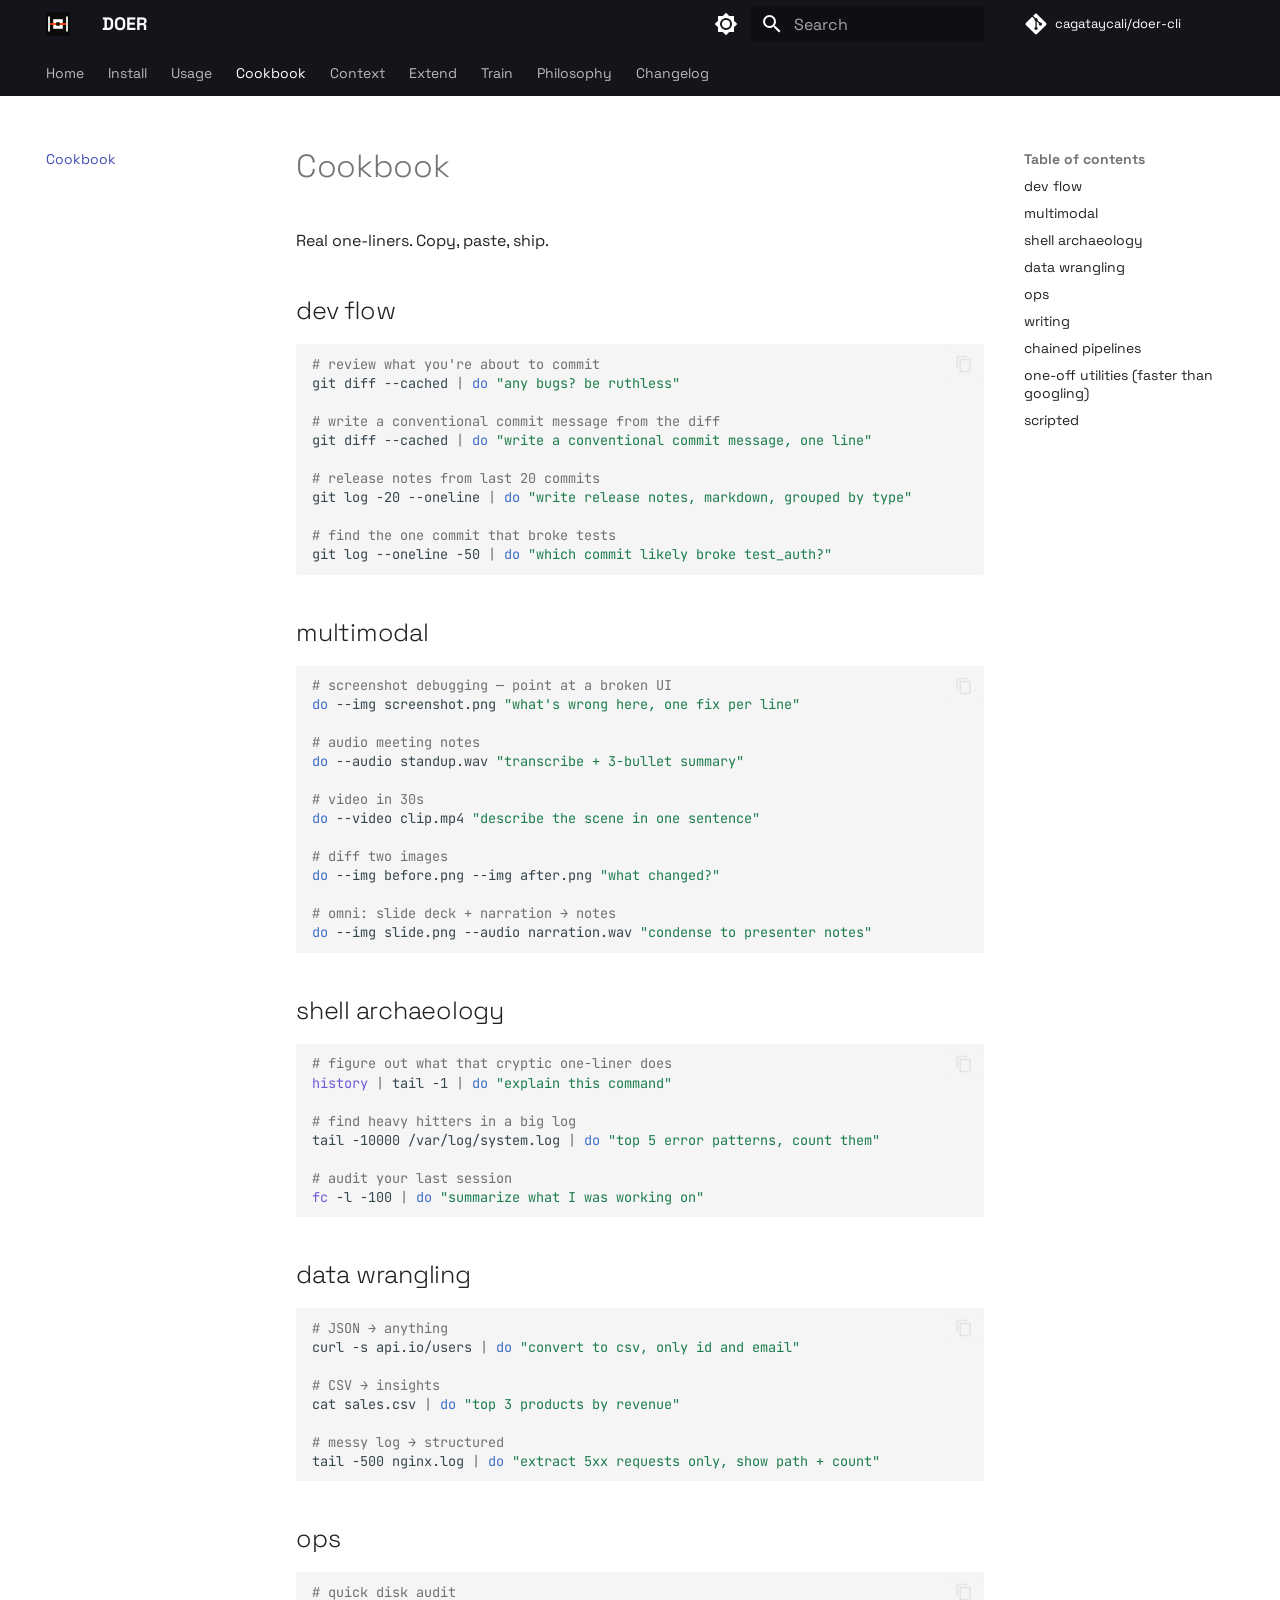
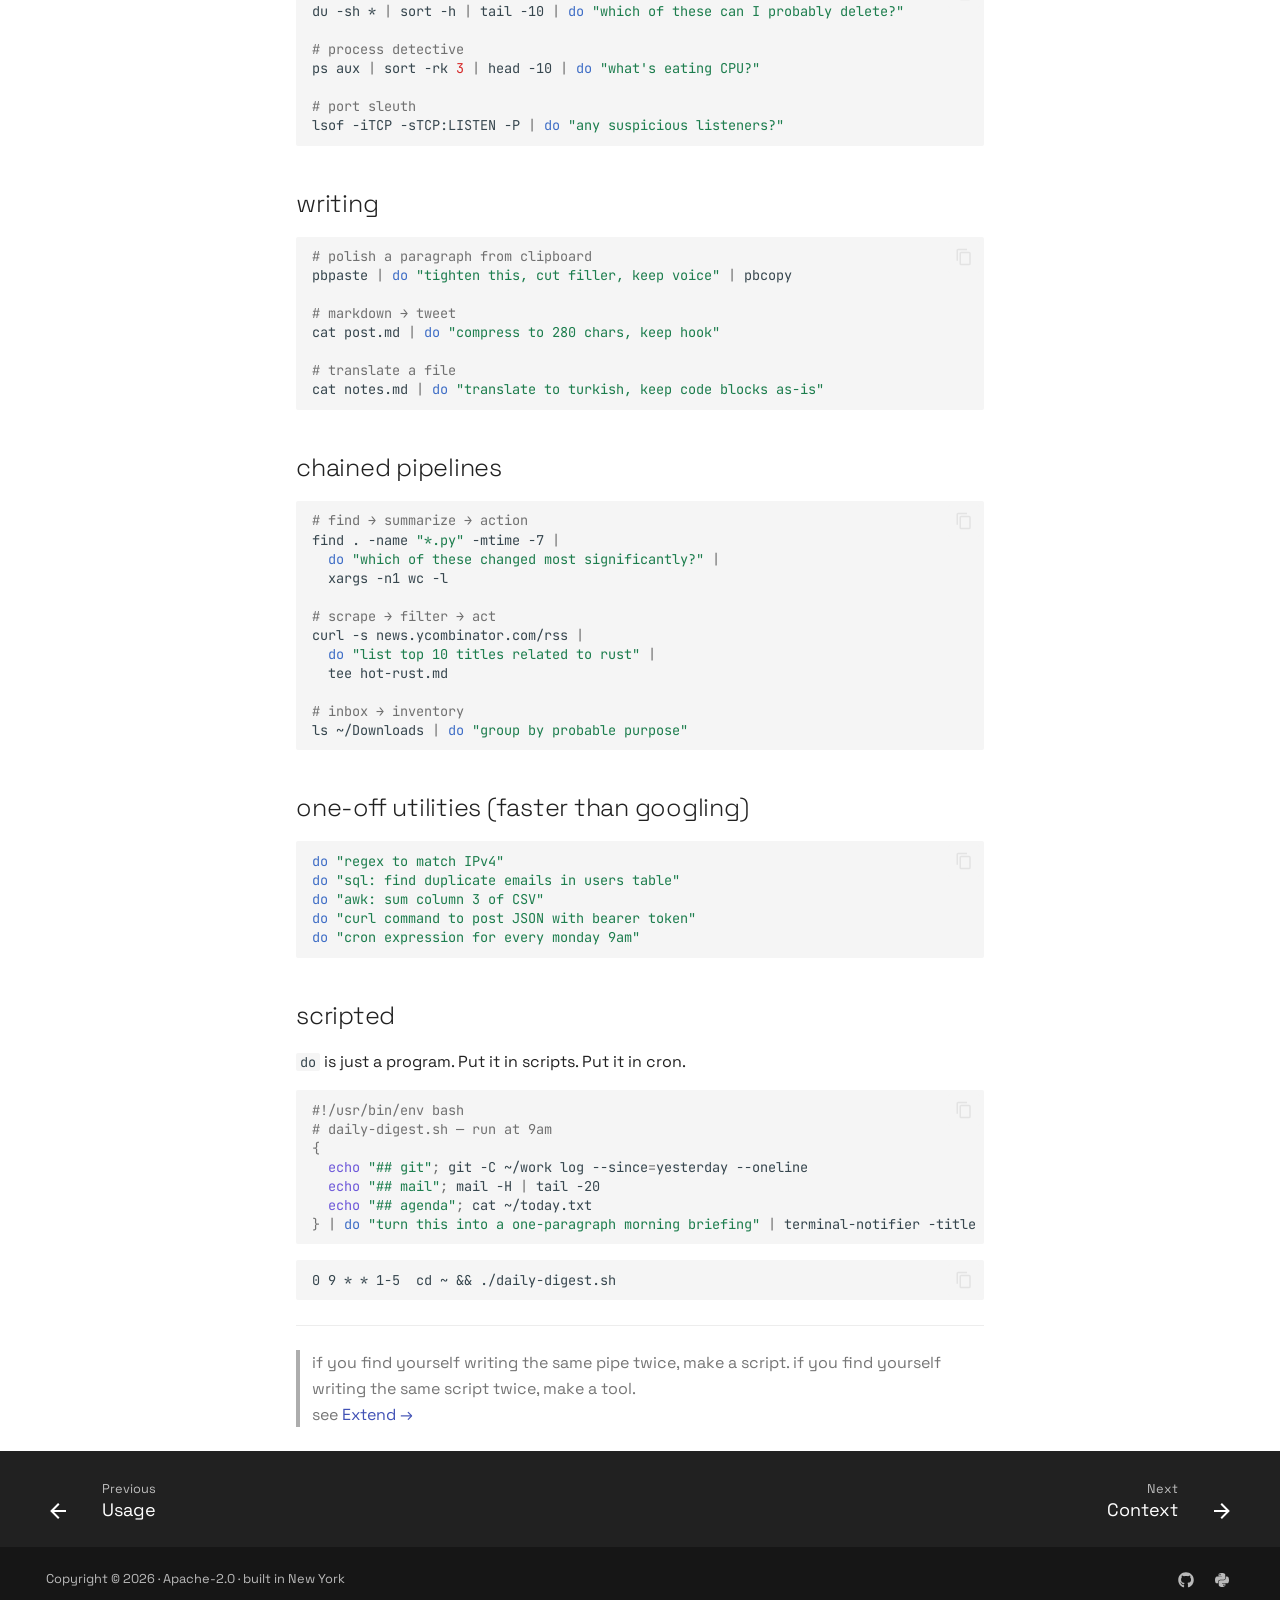
<file: cookbook/index.html>
<!doctype html>
<html lang="en" class="no-js">
  <head>
    
      <meta charset="utf-8">
      <meta name="viewport" content="width=device-width,initial-scale=1">
      
        <meta name="description" content="A Unix citizen that thinks. In text, images, audio, and video.">
      
      
      
        <link rel="canonical" href="https://doer.duck.nyc/cookbook/">
      
      
        <link rel="prev" href="../usage/">
      
      
        <link rel="next" href="../context/">
      
      
        
      
      
      <link rel="icon" href="../doer.svg">
      <meta name="generator" content="mkdocs-1.6.1, mkdocs-material-9.7.6">
    
    
      
        <title>Cookbook - DOER</title>
      
    
    
      <link rel="stylesheet" href="../assets/stylesheets/main.484c7ddc.min.css">
      
        
        <link rel="stylesheet" href="../assets/stylesheets/palette.ab4e12ef.min.css">
      
      


    
    
      
    
    
      
        
        
        <link rel="preconnect" href="https://fonts.gstatic.com" crossorigin>
        <link rel="stylesheet" href="https://fonts.googleapis.com/css?family=Space+Grotesk:300,300i,400,400i,700,700i%7CJetBrains+Mono:400,400i,700,700i&display=fallback">
        <style>:root{--md-text-font:"Space Grotesk";--md-code-font:"JetBrains Mono"}</style>
      
    
    
      <link rel="stylesheet" href="../assets/brand.css">
    
    <script>__md_scope=new URL("..",location),__md_hash=e=>[...e].reduce(((e,_)=>(e<<5)-e+_.charCodeAt(0)),0),__md_get=(e,_=localStorage,t=__md_scope)=>JSON.parse(_.getItem(t.pathname+"."+e)),__md_set=(e,_,t=localStorage,a=__md_scope)=>{try{t.setItem(a.pathname+"."+e,JSON.stringify(_))}catch(e){}}</script>
    
      

    
    
  <meta property="og:title" content="Cookbook · DOER">
  <meta property="og:description" content="A Unix citizen that thinks. stdin → llm → stdout. One file. One dep.">
  <meta property="og:type" content="website">
  <meta property="og:url" content="https://doer.duck.nyc/cookbook/">
  <meta property="og:image" content="https://doer.duck.nyc/doer.svg">
  <meta name="twitter:card" content="summary_large_image">
  <meta name="twitter:title" content="Cookbook · DOER">
  <meta name="twitter:description" content="A Unix citizen that thinks. stdin → llm → stdout.">
  <meta name="twitter:image" content="https://doer.duck.nyc/doer.svg">
  <meta name="keywords" content="cli, unix, llm, ollama, pipe, agent, terminal, ai, doer">
  <meta name="author" content="cagataycali">
  <meta name="theme-color" content="#FF3D00">

  </head>
  
  
    
    
      
    
    
    
    
    <body dir="ltr" data-md-color-scheme="slate" data-md-color-primary="black" data-md-color-accent="deep-orange">
  
    
    <input class="md-toggle" data-md-toggle="drawer" type="checkbox" id="__drawer" autocomplete="off">
    <input class="md-toggle" data-md-toggle="search" type="checkbox" id="__search" autocomplete="off">
    <label class="md-overlay" for="__drawer"></label>
    <div data-md-component="skip">
      
        
        <a href="#cookbook" class="md-skip">
          Skip to content
        </a>
      
    </div>
    <div data-md-component="announce">
      
    </div>
    
    
      

<header class="md-header" data-md-component="header">
  <nav class="md-header__inner md-grid" aria-label="Header">
    <a href=".." title="DOER" class="md-header__button md-logo" aria-label="DOER" data-md-component="logo">
      
  <img src="../doer.svg" alt="logo">

    </a>
    <label class="md-header__button md-icon" for="__drawer">
      
      <svg xmlns="http://www.w3.org/2000/svg" viewBox="0 0 24 24"><path d="M3 6h18v2H3zm0 5h18v2H3zm0 5h18v2H3z"/></svg>
    </label>
    <div class="md-header__title" data-md-component="header-title">
      <div class="md-header__ellipsis">
        <div class="md-header__topic">
          <span class="md-ellipsis">
            DOER
          </span>
        </div>
        <div class="md-header__topic" data-md-component="header-topic">
          <span class="md-ellipsis">
            
              Cookbook
            
          </span>
        </div>
      </div>
    </div>
    
      
        <form class="md-header__option" data-md-component="palette">
  
    
    
    
    <input class="md-option" data-md-color-media="(prefers-color-scheme: dark)" data-md-color-scheme="slate" data-md-color-primary="black" data-md-color-accent="deep-orange"  aria-label="Light mode"  type="radio" name="__palette" id="__palette_0">
    
      <label class="md-header__button md-icon" title="Light mode" for="__palette_1" hidden>
        <svg xmlns="http://www.w3.org/2000/svg" viewBox="0 0 24 24"><path d="M12 18c-.89 0-1.74-.2-2.5-.55C11.56 16.5 13 14.42 13 12s-1.44-4.5-3.5-5.45C10.26 6.2 11.11 6 12 6a6 6 0 0 1 6 6 6 6 0 0 1-6 6m8-9.31V4h-4.69L12 .69 8.69 4H4v4.69L.69 12 4 15.31V20h4.69L12 23.31 15.31 20H20v-4.69L23.31 12z"/></svg>
      </label>
    
  
    
    
    
    <input class="md-option" data-md-color-media="(prefers-color-scheme: light)" data-md-color-scheme="default" data-md-color-primary="black" data-md-color-accent="deep-orange"  aria-label="Dark mode"  type="radio" name="__palette" id="__palette_1">
    
      <label class="md-header__button md-icon" title="Dark mode" for="__palette_0" hidden>
        <svg xmlns="http://www.w3.org/2000/svg" viewBox="0 0 24 24"><path d="M12 8a4 4 0 0 0-4 4 4 4 0 0 0 4 4 4 4 0 0 0 4-4 4 4 0 0 0-4-4m0 10a6 6 0 0 1-6-6 6 6 0 0 1 6-6 6 6 0 0 1 6 6 6 6 0 0 1-6 6m8-9.31V4h-4.69L12 .69 8.69 4H4v4.69L.69 12 4 15.31V20h4.69L12 23.31 15.31 20H20v-4.69L23.31 12z"/></svg>
      </label>
    
  
</form>
      
    
    
      <script>var palette=__md_get("__palette");if(palette&&palette.color){if("(prefers-color-scheme)"===palette.color.media){var media=matchMedia("(prefers-color-scheme: light)"),input=document.querySelector(media.matches?"[data-md-color-media='(prefers-color-scheme: light)']":"[data-md-color-media='(prefers-color-scheme: dark)']");palette.color.media=input.getAttribute("data-md-color-media"),palette.color.scheme=input.getAttribute("data-md-color-scheme"),palette.color.primary=input.getAttribute("data-md-color-primary"),palette.color.accent=input.getAttribute("data-md-color-accent")}for(var[key,value]of Object.entries(palette.color))document.body.setAttribute("data-md-color-"+key,value)}</script>
    
    
    
      
      
        <label class="md-header__button md-icon" for="__search">
          
          <svg xmlns="http://www.w3.org/2000/svg" viewBox="0 0 24 24"><path d="M9.5 3A6.5 6.5 0 0 1 16 9.5c0 1.61-.59 3.09-1.56 4.23l.27.27h.79l5 5-1.5 1.5-5-5v-.79l-.27-.27A6.52 6.52 0 0 1 9.5 16 6.5 6.5 0 0 1 3 9.5 6.5 6.5 0 0 1 9.5 3m0 2C7 5 5 7 5 9.5S7 14 9.5 14 14 12 14 9.5 12 5 9.5 5"/></svg>
        </label>
        <div class="md-search" data-md-component="search" role="dialog">
  <label class="md-search__overlay" for="__search"></label>
  <div class="md-search__inner" role="search">
    <form class="md-search__form" name="search">
      <input type="text" class="md-search__input" name="query" aria-label="Search" placeholder="Search" autocapitalize="off" autocorrect="off" autocomplete="off" spellcheck="false" data-md-component="search-query" required>
      <label class="md-search__icon md-icon" for="__search">
        
        <svg xmlns="http://www.w3.org/2000/svg" viewBox="0 0 24 24"><path d="M9.5 3A6.5 6.5 0 0 1 16 9.5c0 1.61-.59 3.09-1.56 4.23l.27.27h.79l5 5-1.5 1.5-5-5v-.79l-.27-.27A6.52 6.52 0 0 1 9.5 16 6.5 6.5 0 0 1 3 9.5 6.5 6.5 0 0 1 9.5 3m0 2C7 5 5 7 5 9.5S7 14 9.5 14 14 12 14 9.5 12 5 9.5 5"/></svg>
        
        <svg xmlns="http://www.w3.org/2000/svg" viewBox="0 0 24 24"><path d="M20 11v2H8l5.5 5.5-1.42 1.42L4.16 12l7.92-7.92L13.5 5.5 8 11z"/></svg>
      </label>
      <nav class="md-search__options" aria-label="Search">
        
        <button type="reset" class="md-search__icon md-icon" title="Clear" aria-label="Clear" tabindex="-1">
          
          <svg xmlns="http://www.w3.org/2000/svg" viewBox="0 0 24 24"><path d="M19 6.41 17.59 5 12 10.59 6.41 5 5 6.41 10.59 12 5 17.59 6.41 19 12 13.41 17.59 19 19 17.59 13.41 12z"/></svg>
        </button>
      </nav>
      
        <div class="md-search__suggest" data-md-component="search-suggest"></div>
      
    </form>
    <div class="md-search__output">
      <div class="md-search__scrollwrap" tabindex="0" data-md-scrollfix>
        <div class="md-search-result" data-md-component="search-result">
          <div class="md-search-result__meta">
            Initializing search
          </div>
          <ol class="md-search-result__list" role="presentation"></ol>
        </div>
      </div>
    </div>
  </div>
</div>
      
    
    
      <div class="md-header__source">
        <a href="https://github.com/cagataycali/doer-cli" title="Go to repository" class="md-source" data-md-component="source">
  <div class="md-source__icon md-icon">
    
    <svg xmlns="http://www.w3.org/2000/svg" viewBox="0 0 448 512"><!--! Font Awesome Free 7.1.0 by @fontawesome - https://fontawesome.com License - https://fontawesome.com/license/free (Icons: CC BY 4.0, Fonts: SIL OFL 1.1, Code: MIT License) Copyright 2025 Fonticons, Inc.--><path d="M439.6 236.1 244 40.5c-5.4-5.5-12.8-8.5-20.4-8.5s-15 3-20.4 8.4L162.5 81l51.5 51.5c27.1-9.1 52.7 16.8 43.4 43.7l49.7 49.7c34.2-11.8 61.2 31 35.5 56.7-26.5 26.5-70.2-2.9-56-37.3L240.3 199v121.9c25.3 12.5 22.3 41.8 9.1 55-6.4 6.4-15.2 10.1-24.3 10.1s-17.8-3.6-24.3-10.1c-17.6-17.6-11.1-46.9 11.2-56v-123c-20.8-8.5-24.6-30.7-18.6-45L142.6 101 8.5 235.1C3 240.6 0 247.9 0 255.5s3 15 8.5 20.4l195.6 195.7c5.4 5.4 12.7 8.4 20.4 8.4s15-3 20.4-8.4l194.7-194.7c5.4-5.4 8.4-12.8 8.4-20.4s-3-15-8.4-20.4"/></svg>
  </div>
  <div class="md-source__repository">
    cagataycali/doer-cli
  </div>
</a>
      </div>
    
  </nav>
  
</header>
    
    <div class="md-container" data-md-component="container">
      
      
        
          
            
<nav class="md-tabs" aria-label="Tabs" data-md-component="tabs">
  <div class="md-grid">
    <ul class="md-tabs__list">
      
        
  
  
  
  
    <li class="md-tabs__item">
      <a href=".." class="md-tabs__link">
        
  
  
    
  
  Home

      </a>
    </li>
  

      
        
  
  
  
  
    <li class="md-tabs__item">
      <a href="../install/" class="md-tabs__link">
        
  
  
    
  
  Install

      </a>
    </li>
  

      
        
  
  
  
  
    <li class="md-tabs__item">
      <a href="../usage/" class="md-tabs__link">
        
  
  
    
  
  Usage

      </a>
    </li>
  

      
        
  
  
  
    
  
  
    <li class="md-tabs__item md-tabs__item--active">
      <a href="./" class="md-tabs__link">
        
  
  
    
  
  Cookbook

      </a>
    </li>
  

      
        
  
  
  
  
    <li class="md-tabs__item">
      <a href="../context/" class="md-tabs__link">
        
  
  
    
  
  Context

      </a>
    </li>
  

      
        
  
  
  
  
    <li class="md-tabs__item">
      <a href="../extend/" class="md-tabs__link">
        
  
  
    
  
  Extend

      </a>
    </li>
  

      
        
  
  
  
  
    <li class="md-tabs__item">
      <a href="../train/" class="md-tabs__link">
        
  
  
    
  
  Train

      </a>
    </li>
  

      
        
  
  
  
  
    <li class="md-tabs__item">
      <a href="../philosophy/" class="md-tabs__link">
        
  
  
    
  
  Philosophy

      </a>
    </li>
  

      
        
  
  
  
  
    <li class="md-tabs__item">
      <a href="../changelog/" class="md-tabs__link">
        
  
  
    
  
  Changelog

      </a>
    </li>
  

      
    </ul>
  </div>
</nav>
          
        
      
      <main class="md-main" data-md-component="main">
        <div class="md-main__inner md-grid">
          
            
              
              <div class="md-sidebar md-sidebar--primary" data-md-component="sidebar" data-md-type="navigation" >
                <div class="md-sidebar__scrollwrap">
                  <div class="md-sidebar__inner">
                    


  


<nav class="md-nav md-nav--primary md-nav--lifted" aria-label="Navigation" data-md-level="0">
  <label class="md-nav__title" for="__drawer">
    <a href=".." title="DOER" class="md-nav__button md-logo" aria-label="DOER" data-md-component="logo">
      
  <img src="../doer.svg" alt="logo">

    </a>
    DOER
  </label>
  
    <div class="md-nav__source">
      <a href="https://github.com/cagataycali/doer-cli" title="Go to repository" class="md-source" data-md-component="source">
  <div class="md-source__icon md-icon">
    
    <svg xmlns="http://www.w3.org/2000/svg" viewBox="0 0 448 512"><!--! Font Awesome Free 7.1.0 by @fontawesome - https://fontawesome.com License - https://fontawesome.com/license/free (Icons: CC BY 4.0, Fonts: SIL OFL 1.1, Code: MIT License) Copyright 2025 Fonticons, Inc.--><path d="M439.6 236.1 244 40.5c-5.4-5.5-12.8-8.5-20.4-8.5s-15 3-20.4 8.4L162.5 81l51.5 51.5c27.1-9.1 52.7 16.8 43.4 43.7l49.7 49.7c34.2-11.8 61.2 31 35.5 56.7-26.5 26.5-70.2-2.9-56-37.3L240.3 199v121.9c25.3 12.5 22.3 41.8 9.1 55-6.4 6.4-15.2 10.1-24.3 10.1s-17.8-3.6-24.3-10.1c-17.6-17.6-11.1-46.9 11.2-56v-123c-20.8-8.5-24.6-30.7-18.6-45L142.6 101 8.5 235.1C3 240.6 0 247.9 0 255.5s3 15 8.5 20.4l195.6 195.7c5.4 5.4 12.7 8.4 20.4 8.4s15-3 20.4-8.4l194.7-194.7c5.4-5.4 8.4-12.8 8.4-20.4s-3-15-8.4-20.4"/></svg>
  </div>
  <div class="md-source__repository">
    cagataycali/doer-cli
  </div>
</a>
    </div>
  
  <ul class="md-nav__list" data-md-scrollfix>
    
      
      
  
  
  
  
    <li class="md-nav__item">
      <a href=".." class="md-nav__link">
        
  
  
  <span class="md-ellipsis">
    
  
    Home
  

    
  </span>
  
  

      </a>
    </li>
  

    
      
      
  
  
  
  
    <li class="md-nav__item">
      <a href="../install/" class="md-nav__link">
        
  
  
  <span class="md-ellipsis">
    
  
    Install
  

    
  </span>
  
  

      </a>
    </li>
  

    
      
      
  
  
  
  
    <li class="md-nav__item">
      <a href="../usage/" class="md-nav__link">
        
  
  
  <span class="md-ellipsis">
    
  
    Usage
  

    
  </span>
  
  

      </a>
    </li>
  

    
      
      
  
  
    
  
  
  
    <li class="md-nav__item md-nav__item--active">
      
      <input class="md-nav__toggle md-toggle" type="checkbox" id="__toc">
      
      
        
      
      
        <label class="md-nav__link md-nav__link--active" for="__toc">
          
  
  
  <span class="md-ellipsis">
    
  
    Cookbook
  

    
  </span>
  
  

          <span class="md-nav__icon md-icon"></span>
        </label>
      
      <a href="./" class="md-nav__link md-nav__link--active">
        
  
  
  <span class="md-ellipsis">
    
  
    Cookbook
  

    
  </span>
  
  

      </a>
      
        

<nav class="md-nav md-nav--secondary" aria-label="Table of contents">
  
  
  
    
  
  
    <label class="md-nav__title" for="__toc">
      <span class="md-nav__icon md-icon"></span>
      Table of contents
    </label>
    <ul class="md-nav__list" data-md-component="toc" data-md-scrollfix>
      
        <li class="md-nav__item">
  <a href="#dev-flow" class="md-nav__link">
    <span class="md-ellipsis">
      
        dev flow
      
    </span>
  </a>
  
</li>
      
        <li class="md-nav__item">
  <a href="#multimodal" class="md-nav__link">
    <span class="md-ellipsis">
      
        multimodal
      
    </span>
  </a>
  
</li>
      
        <li class="md-nav__item">
  <a href="#shell-archaeology" class="md-nav__link">
    <span class="md-ellipsis">
      
        shell archaeology
      
    </span>
  </a>
  
</li>
      
        <li class="md-nav__item">
  <a href="#data-wrangling" class="md-nav__link">
    <span class="md-ellipsis">
      
        data wrangling
      
    </span>
  </a>
  
</li>
      
        <li class="md-nav__item">
  <a href="#ops" class="md-nav__link">
    <span class="md-ellipsis">
      
        ops
      
    </span>
  </a>
  
</li>
      
        <li class="md-nav__item">
  <a href="#writing" class="md-nav__link">
    <span class="md-ellipsis">
      
        writing
      
    </span>
  </a>
  
</li>
      
        <li class="md-nav__item">
  <a href="#chained-pipelines" class="md-nav__link">
    <span class="md-ellipsis">
      
        chained pipelines
      
    </span>
  </a>
  
</li>
      
        <li class="md-nav__item">
  <a href="#one-off-utilities-faster-than-googling" class="md-nav__link">
    <span class="md-ellipsis">
      
        one-off utilities (faster than googling)
      
    </span>
  </a>
  
</li>
      
        <li class="md-nav__item">
  <a href="#scripted" class="md-nav__link">
    <span class="md-ellipsis">
      
        scripted
      
    </span>
  </a>
  
</li>
      
    </ul>
  
</nav>
      
    </li>
  

    
      
      
  
  
  
  
    <li class="md-nav__item">
      <a href="../context/" class="md-nav__link">
        
  
  
  <span class="md-ellipsis">
    
  
    Context
  

    
  </span>
  
  

      </a>
    </li>
  

    
      
      
  
  
  
  
    <li class="md-nav__item">
      <a href="../extend/" class="md-nav__link">
        
  
  
  <span class="md-ellipsis">
    
  
    Extend
  

    
  </span>
  
  

      </a>
    </li>
  

    
      
      
  
  
  
  
    <li class="md-nav__item">
      <a href="../train/" class="md-nav__link">
        
  
  
  <span class="md-ellipsis">
    
  
    Train
  

    
  </span>
  
  

      </a>
    </li>
  

    
      
      
  
  
  
  
    <li class="md-nav__item">
      <a href="../philosophy/" class="md-nav__link">
        
  
  
  <span class="md-ellipsis">
    
  
    Philosophy
  

    
  </span>
  
  

      </a>
    </li>
  

    
      
      
  
  
  
  
    <li class="md-nav__item">
      <a href="../changelog/" class="md-nav__link">
        
  
  
  <span class="md-ellipsis">
    
  
    Changelog
  

    
  </span>
  
  

      </a>
    </li>
  

    
  </ul>
</nav>
                  </div>
                </div>
              </div>
            
            
              
              <div class="md-sidebar md-sidebar--secondary" data-md-component="sidebar" data-md-type="toc" >
                <div class="md-sidebar__scrollwrap">
                  <div class="md-sidebar__inner">
                    

<nav class="md-nav md-nav--secondary" aria-label="Table of contents">
  
  
  
    
  
  
    <label class="md-nav__title" for="__toc">
      <span class="md-nav__icon md-icon"></span>
      Table of contents
    </label>
    <ul class="md-nav__list" data-md-component="toc" data-md-scrollfix>
      
        <li class="md-nav__item">
  <a href="#dev-flow" class="md-nav__link">
    <span class="md-ellipsis">
      
        dev flow
      
    </span>
  </a>
  
</li>
      
        <li class="md-nav__item">
  <a href="#multimodal" class="md-nav__link">
    <span class="md-ellipsis">
      
        multimodal
      
    </span>
  </a>
  
</li>
      
        <li class="md-nav__item">
  <a href="#shell-archaeology" class="md-nav__link">
    <span class="md-ellipsis">
      
        shell archaeology
      
    </span>
  </a>
  
</li>
      
        <li class="md-nav__item">
  <a href="#data-wrangling" class="md-nav__link">
    <span class="md-ellipsis">
      
        data wrangling
      
    </span>
  </a>
  
</li>
      
        <li class="md-nav__item">
  <a href="#ops" class="md-nav__link">
    <span class="md-ellipsis">
      
        ops
      
    </span>
  </a>
  
</li>
      
        <li class="md-nav__item">
  <a href="#writing" class="md-nav__link">
    <span class="md-ellipsis">
      
        writing
      
    </span>
  </a>
  
</li>
      
        <li class="md-nav__item">
  <a href="#chained-pipelines" class="md-nav__link">
    <span class="md-ellipsis">
      
        chained pipelines
      
    </span>
  </a>
  
</li>
      
        <li class="md-nav__item">
  <a href="#one-off-utilities-faster-than-googling" class="md-nav__link">
    <span class="md-ellipsis">
      
        one-off utilities (faster than googling)
      
    </span>
  </a>
  
</li>
      
        <li class="md-nav__item">
  <a href="#scripted" class="md-nav__link">
    <span class="md-ellipsis">
      
        scripted
      
    </span>
  </a>
  
</li>
      
    </ul>
  
</nav>
                  </div>
                </div>
              </div>
            
          
          
            <div class="md-content" data-md-component="content">
              
              <article class="md-content__inner md-typeset">
                
                  


  
  


<h1 id="cookbook">Cookbook<a class="headerlink" href="#cookbook" title="Permanent link">&para;</a></h1>
<p>Real one-liners. Copy, paste, ship.</p>
<h2 id="dev-flow">dev flow<a class="headerlink" href="#dev-flow" title="Permanent link">&para;</a></h2>
<div class="language-bash highlight"><pre><span></span><code><span id="__span-0-1"><a id="__codelineno-0-1" name="__codelineno-0-1" href="#__codelineno-0-1"></a><span class="c1"># review what you&#39;re about to commit</span>
</span><span id="__span-0-2"><a id="__codelineno-0-2" name="__codelineno-0-2" href="#__codelineno-0-2"></a>git<span class="w"> </span>diff<span class="w"> </span>--cached<span class="w"> </span><span class="p">|</span><span class="w"> </span><span class="k">do</span><span class="w"> </span><span class="s2">&quot;any bugs? be ruthless&quot;</span>
</span><span id="__span-0-3"><a id="__codelineno-0-3" name="__codelineno-0-3" href="#__codelineno-0-3"></a>
</span><span id="__span-0-4"><a id="__codelineno-0-4" name="__codelineno-0-4" href="#__codelineno-0-4"></a><span class="c1"># write a conventional commit message from the diff</span>
</span><span id="__span-0-5"><a id="__codelineno-0-5" name="__codelineno-0-5" href="#__codelineno-0-5"></a>git<span class="w"> </span>diff<span class="w"> </span>--cached<span class="w"> </span><span class="p">|</span><span class="w"> </span><span class="k">do</span><span class="w"> </span><span class="s2">&quot;write a conventional commit message, one line&quot;</span>
</span><span id="__span-0-6"><a id="__codelineno-0-6" name="__codelineno-0-6" href="#__codelineno-0-6"></a>
</span><span id="__span-0-7"><a id="__codelineno-0-7" name="__codelineno-0-7" href="#__codelineno-0-7"></a><span class="c1"># release notes from last 20 commits</span>
</span><span id="__span-0-8"><a id="__codelineno-0-8" name="__codelineno-0-8" href="#__codelineno-0-8"></a>git<span class="w"> </span>log<span class="w"> </span>-20<span class="w"> </span>--oneline<span class="w"> </span><span class="p">|</span><span class="w"> </span><span class="k">do</span><span class="w"> </span><span class="s2">&quot;write release notes, markdown, grouped by type&quot;</span>
</span><span id="__span-0-9"><a id="__codelineno-0-9" name="__codelineno-0-9" href="#__codelineno-0-9"></a>
</span><span id="__span-0-10"><a id="__codelineno-0-10" name="__codelineno-0-10" href="#__codelineno-0-10"></a><span class="c1"># find the one commit that broke tests</span>
</span><span id="__span-0-11"><a id="__codelineno-0-11" name="__codelineno-0-11" href="#__codelineno-0-11"></a>git<span class="w"> </span>log<span class="w"> </span>--oneline<span class="w"> </span>-50<span class="w"> </span><span class="p">|</span><span class="w"> </span><span class="k">do</span><span class="w"> </span><span class="s2">&quot;which commit likely broke test_auth?&quot;</span>
</span></code></pre></div>
<h2 id="multimodal">multimodal<a class="headerlink" href="#multimodal" title="Permanent link">&para;</a></h2>
<div class="language-bash highlight"><pre><span></span><code><span id="__span-1-1"><a id="__codelineno-1-1" name="__codelineno-1-1" href="#__codelineno-1-1"></a><span class="c1"># screenshot debugging — point at a broken UI</span>
</span><span id="__span-1-2"><a id="__codelineno-1-2" name="__codelineno-1-2" href="#__codelineno-1-2"></a><span class="k">do</span><span class="w"> </span>--img<span class="w"> </span>screenshot.png<span class="w"> </span><span class="s2">&quot;what&#39;s wrong here, one fix per line&quot;</span>
</span><span id="__span-1-3"><a id="__codelineno-1-3" name="__codelineno-1-3" href="#__codelineno-1-3"></a>
</span><span id="__span-1-4"><a id="__codelineno-1-4" name="__codelineno-1-4" href="#__codelineno-1-4"></a><span class="c1"># audio meeting notes</span>
</span><span id="__span-1-5"><a id="__codelineno-1-5" name="__codelineno-1-5" href="#__codelineno-1-5"></a><span class="k">do</span><span class="w"> </span>--audio<span class="w"> </span>standup.wav<span class="w"> </span><span class="s2">&quot;transcribe + 3-bullet summary&quot;</span>
</span><span id="__span-1-6"><a id="__codelineno-1-6" name="__codelineno-1-6" href="#__codelineno-1-6"></a>
</span><span id="__span-1-7"><a id="__codelineno-1-7" name="__codelineno-1-7" href="#__codelineno-1-7"></a><span class="c1"># video in 30s</span>
</span><span id="__span-1-8"><a id="__codelineno-1-8" name="__codelineno-1-8" href="#__codelineno-1-8"></a><span class="k">do</span><span class="w"> </span>--video<span class="w"> </span>clip.mp4<span class="w"> </span><span class="s2">&quot;describe the scene in one sentence&quot;</span>
</span><span id="__span-1-9"><a id="__codelineno-1-9" name="__codelineno-1-9" href="#__codelineno-1-9"></a>
</span><span id="__span-1-10"><a id="__codelineno-1-10" name="__codelineno-1-10" href="#__codelineno-1-10"></a><span class="c1"># diff two images</span>
</span><span id="__span-1-11"><a id="__codelineno-1-11" name="__codelineno-1-11" href="#__codelineno-1-11"></a><span class="k">do</span><span class="w"> </span>--img<span class="w"> </span>before.png<span class="w"> </span>--img<span class="w"> </span>after.png<span class="w"> </span><span class="s2">&quot;what changed?&quot;</span>
</span><span id="__span-1-12"><a id="__codelineno-1-12" name="__codelineno-1-12" href="#__codelineno-1-12"></a>
</span><span id="__span-1-13"><a id="__codelineno-1-13" name="__codelineno-1-13" href="#__codelineno-1-13"></a><span class="c1"># omni: slide deck + narration → notes</span>
</span><span id="__span-1-14"><a id="__codelineno-1-14" name="__codelineno-1-14" href="#__codelineno-1-14"></a><span class="k">do</span><span class="w"> </span>--img<span class="w"> </span>slide.png<span class="w"> </span>--audio<span class="w"> </span>narration.wav<span class="w"> </span><span class="s2">&quot;condense to presenter notes&quot;</span>
</span></code></pre></div>
<h2 id="shell-archaeology">shell archaeology<a class="headerlink" href="#shell-archaeology" title="Permanent link">&para;</a></h2>
<div class="language-bash highlight"><pre><span></span><code><span id="__span-2-1"><a id="__codelineno-2-1" name="__codelineno-2-1" href="#__codelineno-2-1"></a><span class="c1"># figure out what that cryptic one-liner does</span>
</span><span id="__span-2-2"><a id="__codelineno-2-2" name="__codelineno-2-2" href="#__codelineno-2-2"></a><span class="nb">history</span><span class="w"> </span><span class="p">|</span><span class="w"> </span>tail<span class="w"> </span>-1<span class="w"> </span><span class="p">|</span><span class="w"> </span><span class="k">do</span><span class="w"> </span><span class="s2">&quot;explain this command&quot;</span>
</span><span id="__span-2-3"><a id="__codelineno-2-3" name="__codelineno-2-3" href="#__codelineno-2-3"></a>
</span><span id="__span-2-4"><a id="__codelineno-2-4" name="__codelineno-2-4" href="#__codelineno-2-4"></a><span class="c1"># find heavy hitters in a big log</span>
</span><span id="__span-2-5"><a id="__codelineno-2-5" name="__codelineno-2-5" href="#__codelineno-2-5"></a>tail<span class="w"> </span>-10000<span class="w"> </span>/var/log/system.log<span class="w"> </span><span class="p">|</span><span class="w"> </span><span class="k">do</span><span class="w"> </span><span class="s2">&quot;top 5 error patterns, count them&quot;</span>
</span><span id="__span-2-6"><a id="__codelineno-2-6" name="__codelineno-2-6" href="#__codelineno-2-6"></a>
</span><span id="__span-2-7"><a id="__codelineno-2-7" name="__codelineno-2-7" href="#__codelineno-2-7"></a><span class="c1"># audit your last session</span>
</span><span id="__span-2-8"><a id="__codelineno-2-8" name="__codelineno-2-8" href="#__codelineno-2-8"></a><span class="nb">fc</span><span class="w"> </span>-l<span class="w"> </span>-100<span class="w"> </span><span class="p">|</span><span class="w"> </span><span class="k">do</span><span class="w"> </span><span class="s2">&quot;summarize what I was working on&quot;</span>
</span></code></pre></div>
<h2 id="data-wrangling">data wrangling<a class="headerlink" href="#data-wrangling" title="Permanent link">&para;</a></h2>
<div class="language-bash highlight"><pre><span></span><code><span id="__span-3-1"><a id="__codelineno-3-1" name="__codelineno-3-1" href="#__codelineno-3-1"></a><span class="c1"># JSON → anything</span>
</span><span id="__span-3-2"><a id="__codelineno-3-2" name="__codelineno-3-2" href="#__codelineno-3-2"></a>curl<span class="w"> </span>-s<span class="w"> </span>api.io/users<span class="w"> </span><span class="p">|</span><span class="w"> </span><span class="k">do</span><span class="w"> </span><span class="s2">&quot;convert to csv, only id and email&quot;</span>
</span><span id="__span-3-3"><a id="__codelineno-3-3" name="__codelineno-3-3" href="#__codelineno-3-3"></a>
</span><span id="__span-3-4"><a id="__codelineno-3-4" name="__codelineno-3-4" href="#__codelineno-3-4"></a><span class="c1"># CSV → insights</span>
</span><span id="__span-3-5"><a id="__codelineno-3-5" name="__codelineno-3-5" href="#__codelineno-3-5"></a>cat<span class="w"> </span>sales.csv<span class="w"> </span><span class="p">|</span><span class="w"> </span><span class="k">do</span><span class="w"> </span><span class="s2">&quot;top 3 products by revenue&quot;</span>
</span><span id="__span-3-6"><a id="__codelineno-3-6" name="__codelineno-3-6" href="#__codelineno-3-6"></a>
</span><span id="__span-3-7"><a id="__codelineno-3-7" name="__codelineno-3-7" href="#__codelineno-3-7"></a><span class="c1"># messy log → structured</span>
</span><span id="__span-3-8"><a id="__codelineno-3-8" name="__codelineno-3-8" href="#__codelineno-3-8"></a>tail<span class="w"> </span>-500<span class="w"> </span>nginx.log<span class="w"> </span><span class="p">|</span><span class="w"> </span><span class="k">do</span><span class="w"> </span><span class="s2">&quot;extract 5xx requests only, show path + count&quot;</span>
</span></code></pre></div>
<h2 id="ops">ops<a class="headerlink" href="#ops" title="Permanent link">&para;</a></h2>
<div class="language-bash highlight"><pre><span></span><code><span id="__span-4-1"><a id="__codelineno-4-1" name="__codelineno-4-1" href="#__codelineno-4-1"></a><span class="c1"># quick disk audit</span>
</span><span id="__span-4-2"><a id="__codelineno-4-2" name="__codelineno-4-2" href="#__codelineno-4-2"></a>du<span class="w"> </span>-sh<span class="w"> </span>*<span class="w"> </span><span class="p">|</span><span class="w"> </span>sort<span class="w"> </span>-h<span class="w"> </span><span class="p">|</span><span class="w"> </span>tail<span class="w"> </span>-10<span class="w"> </span><span class="p">|</span><span class="w"> </span><span class="k">do</span><span class="w"> </span><span class="s2">&quot;which of these can I probably delete?&quot;</span>
</span><span id="__span-4-3"><a id="__codelineno-4-3" name="__codelineno-4-3" href="#__codelineno-4-3"></a>
</span><span id="__span-4-4"><a id="__codelineno-4-4" name="__codelineno-4-4" href="#__codelineno-4-4"></a><span class="c1"># process detective</span>
</span><span id="__span-4-5"><a id="__codelineno-4-5" name="__codelineno-4-5" href="#__codelineno-4-5"></a>ps<span class="w"> </span>aux<span class="w"> </span><span class="p">|</span><span class="w"> </span>sort<span class="w"> </span>-rk<span class="w"> </span><span class="m">3</span><span class="w"> </span><span class="p">|</span><span class="w"> </span>head<span class="w"> </span>-10<span class="w"> </span><span class="p">|</span><span class="w"> </span><span class="k">do</span><span class="w"> </span><span class="s2">&quot;what&#39;s eating CPU?&quot;</span>
</span><span id="__span-4-6"><a id="__codelineno-4-6" name="__codelineno-4-6" href="#__codelineno-4-6"></a>
</span><span id="__span-4-7"><a id="__codelineno-4-7" name="__codelineno-4-7" href="#__codelineno-4-7"></a><span class="c1"># port sleuth</span>
</span><span id="__span-4-8"><a id="__codelineno-4-8" name="__codelineno-4-8" href="#__codelineno-4-8"></a>lsof<span class="w"> </span>-iTCP<span class="w"> </span>-sTCP:LISTEN<span class="w"> </span>-P<span class="w"> </span><span class="p">|</span><span class="w"> </span><span class="k">do</span><span class="w"> </span><span class="s2">&quot;any suspicious listeners?&quot;</span>
</span></code></pre></div>
<h2 id="writing">writing<a class="headerlink" href="#writing" title="Permanent link">&para;</a></h2>
<div class="language-bash highlight"><pre><span></span><code><span id="__span-5-1"><a id="__codelineno-5-1" name="__codelineno-5-1" href="#__codelineno-5-1"></a><span class="c1"># polish a paragraph from clipboard</span>
</span><span id="__span-5-2"><a id="__codelineno-5-2" name="__codelineno-5-2" href="#__codelineno-5-2"></a>pbpaste<span class="w"> </span><span class="p">|</span><span class="w"> </span><span class="k">do</span><span class="w"> </span><span class="s2">&quot;tighten this, cut filler, keep voice&quot;</span><span class="w"> </span><span class="p">|</span><span class="w"> </span>pbcopy
</span><span id="__span-5-3"><a id="__codelineno-5-3" name="__codelineno-5-3" href="#__codelineno-5-3"></a>
</span><span id="__span-5-4"><a id="__codelineno-5-4" name="__codelineno-5-4" href="#__codelineno-5-4"></a><span class="c1"># markdown → tweet</span>
</span><span id="__span-5-5"><a id="__codelineno-5-5" name="__codelineno-5-5" href="#__codelineno-5-5"></a>cat<span class="w"> </span>post.md<span class="w"> </span><span class="p">|</span><span class="w"> </span><span class="k">do</span><span class="w"> </span><span class="s2">&quot;compress to 280 chars, keep hook&quot;</span>
</span><span id="__span-5-6"><a id="__codelineno-5-6" name="__codelineno-5-6" href="#__codelineno-5-6"></a>
</span><span id="__span-5-7"><a id="__codelineno-5-7" name="__codelineno-5-7" href="#__codelineno-5-7"></a><span class="c1"># translate a file</span>
</span><span id="__span-5-8"><a id="__codelineno-5-8" name="__codelineno-5-8" href="#__codelineno-5-8"></a>cat<span class="w"> </span>notes.md<span class="w"> </span><span class="p">|</span><span class="w"> </span><span class="k">do</span><span class="w"> </span><span class="s2">&quot;translate to turkish, keep code blocks as-is&quot;</span>
</span></code></pre></div>
<h2 id="chained-pipelines">chained pipelines<a class="headerlink" href="#chained-pipelines" title="Permanent link">&para;</a></h2>
<div class="language-bash highlight"><pre><span></span><code><span id="__span-6-1"><a id="__codelineno-6-1" name="__codelineno-6-1" href="#__codelineno-6-1"></a><span class="c1"># find → summarize → action</span>
</span><span id="__span-6-2"><a id="__codelineno-6-2" name="__codelineno-6-2" href="#__codelineno-6-2"></a>find<span class="w"> </span>.<span class="w"> </span>-name<span class="w"> </span><span class="s2">&quot;*.py&quot;</span><span class="w"> </span>-mtime<span class="w"> </span>-7<span class="w"> </span><span class="p">|</span>
</span><span id="__span-6-3"><a id="__codelineno-6-3" name="__codelineno-6-3" href="#__codelineno-6-3"></a><span class="w">  </span><span class="k">do</span><span class="w"> </span><span class="s2">&quot;which of these changed most significantly?&quot;</span><span class="w"> </span><span class="p">|</span>
</span><span id="__span-6-4"><a id="__codelineno-6-4" name="__codelineno-6-4" href="#__codelineno-6-4"></a><span class="w">  </span>xargs<span class="w"> </span>-n1<span class="w"> </span>wc<span class="w"> </span>-l
</span><span id="__span-6-5"><a id="__codelineno-6-5" name="__codelineno-6-5" href="#__codelineno-6-5"></a>
</span><span id="__span-6-6"><a id="__codelineno-6-6" name="__codelineno-6-6" href="#__codelineno-6-6"></a><span class="c1"># scrape → filter → act</span>
</span><span id="__span-6-7"><a id="__codelineno-6-7" name="__codelineno-6-7" href="#__codelineno-6-7"></a>curl<span class="w"> </span>-s<span class="w"> </span>news.ycombinator.com/rss<span class="w"> </span><span class="p">|</span>
</span><span id="__span-6-8"><a id="__codelineno-6-8" name="__codelineno-6-8" href="#__codelineno-6-8"></a><span class="w">  </span><span class="k">do</span><span class="w"> </span><span class="s2">&quot;list top 10 titles related to rust&quot;</span><span class="w"> </span><span class="p">|</span>
</span><span id="__span-6-9"><a id="__codelineno-6-9" name="__codelineno-6-9" href="#__codelineno-6-9"></a><span class="w">  </span>tee<span class="w"> </span>hot-rust.md
</span><span id="__span-6-10"><a id="__codelineno-6-10" name="__codelineno-6-10" href="#__codelineno-6-10"></a>
</span><span id="__span-6-11"><a id="__codelineno-6-11" name="__codelineno-6-11" href="#__codelineno-6-11"></a><span class="c1"># inbox → inventory</span>
</span><span id="__span-6-12"><a id="__codelineno-6-12" name="__codelineno-6-12" href="#__codelineno-6-12"></a>ls<span class="w"> </span>~/Downloads<span class="w"> </span><span class="p">|</span><span class="w"> </span><span class="k">do</span><span class="w"> </span><span class="s2">&quot;group by probable purpose&quot;</span>
</span></code></pre></div>
<h2 id="one-off-utilities-faster-than-googling">one-off utilities (faster than googling)<a class="headerlink" href="#one-off-utilities-faster-than-googling" title="Permanent link">&para;</a></h2>
<div class="language-bash highlight"><pre><span></span><code><span id="__span-7-1"><a id="__codelineno-7-1" name="__codelineno-7-1" href="#__codelineno-7-1"></a><span class="k">do</span><span class="w"> </span><span class="s2">&quot;regex to match IPv4&quot;</span>
</span><span id="__span-7-2"><a id="__codelineno-7-2" name="__codelineno-7-2" href="#__codelineno-7-2"></a><span class="k">do</span><span class="w"> </span><span class="s2">&quot;sql: find duplicate emails in users table&quot;</span>
</span><span id="__span-7-3"><a id="__codelineno-7-3" name="__codelineno-7-3" href="#__codelineno-7-3"></a><span class="k">do</span><span class="w"> </span><span class="s2">&quot;awk: sum column 3 of CSV&quot;</span>
</span><span id="__span-7-4"><a id="__codelineno-7-4" name="__codelineno-7-4" href="#__codelineno-7-4"></a><span class="k">do</span><span class="w"> </span><span class="s2">&quot;curl command to post JSON with bearer token&quot;</span>
</span><span id="__span-7-5"><a id="__codelineno-7-5" name="__codelineno-7-5" href="#__codelineno-7-5"></a><span class="k">do</span><span class="w"> </span><span class="s2">&quot;cron expression for every monday 9am&quot;</span>
</span></code></pre></div>
<h2 id="scripted">scripted<a class="headerlink" href="#scripted" title="Permanent link">&para;</a></h2>
<p><code>do</code> is just a program. Put it in scripts. Put it in cron.</p>
<div class="language-bash highlight"><pre><span></span><code><span id="__span-8-1"><a id="__codelineno-8-1" name="__codelineno-8-1" href="#__codelineno-8-1"></a><span class="ch">#!/usr/bin/env bash</span>
</span><span id="__span-8-2"><a id="__codelineno-8-2" name="__codelineno-8-2" href="#__codelineno-8-2"></a><span class="c1"># daily-digest.sh — run at 9am</span>
</span><span id="__span-8-3"><a id="__codelineno-8-3" name="__codelineno-8-3" href="#__codelineno-8-3"></a><span class="o">{</span>
</span><span id="__span-8-4"><a id="__codelineno-8-4" name="__codelineno-8-4" href="#__codelineno-8-4"></a><span class="w">  </span><span class="nb">echo</span><span class="w"> </span><span class="s2">&quot;## git&quot;</span><span class="p">;</span><span class="w"> </span>git<span class="w"> </span>-C<span class="w"> </span>~/work<span class="w"> </span>log<span class="w"> </span>--since<span class="o">=</span>yesterday<span class="w"> </span>--oneline
</span><span id="__span-8-5"><a id="__codelineno-8-5" name="__codelineno-8-5" href="#__codelineno-8-5"></a><span class="w">  </span><span class="nb">echo</span><span class="w"> </span><span class="s2">&quot;## mail&quot;</span><span class="p">;</span><span class="w"> </span>mail<span class="w"> </span>-H<span class="w"> </span><span class="p">|</span><span class="w"> </span>tail<span class="w"> </span>-20
</span><span id="__span-8-6"><a id="__codelineno-8-6" name="__codelineno-8-6" href="#__codelineno-8-6"></a><span class="w">  </span><span class="nb">echo</span><span class="w"> </span><span class="s2">&quot;## agenda&quot;</span><span class="p">;</span><span class="w"> </span>cat<span class="w"> </span>~/today.txt
</span><span id="__span-8-7"><a id="__codelineno-8-7" name="__codelineno-8-7" href="#__codelineno-8-7"></a><span class="o">}</span><span class="w"> </span><span class="p">|</span><span class="w"> </span><span class="k">do</span><span class="w"> </span><span class="s2">&quot;turn this into a one-paragraph morning briefing&quot;</span><span class="w"> </span><span class="p">|</span><span class="w"> </span>terminal-notifier<span class="w"> </span>-title<span class="w"> </span><span class="s2">&quot;Digest&quot;</span>
</span></code></pre></div>
<div class="language-text highlight"><pre><span></span><code><span id="__span-9-1"><a id="__codelineno-9-1" name="__codelineno-9-1" href="#__codelineno-9-1"></a>0 9 * * 1-5  cd ~ &amp;&amp; ./daily-digest.sh
</span></code></pre></div>
<hr />
<blockquote>
<p>if you find yourself writing the same pipe twice, make a script.
if you find yourself writing the same script twice, make a tool.<br />
see <a href="../extend/">Extend →</a></p>
</blockquote>












                
              </article>
            </div>
          
          
<script>var target=document.getElementById(location.hash.slice(1));target&&target.name&&(target.checked=target.name.startsWith("__tabbed_"))</script>
        </div>
        
          <button type="button" class="md-top md-icon" data-md-component="top" hidden>
  
  <svg xmlns="http://www.w3.org/2000/svg" viewBox="0 0 24 24"><path d="M13 20h-2V8l-5.5 5.5-1.42-1.42L12 4.16l7.92 7.92-1.42 1.42L13 8z"/></svg>
  Back to top
</button>
        
      </main>
      
        <footer class="md-footer">
  
    
      
      <nav class="md-footer__inner md-grid" aria-label="Footer" >
        
          
          <a href="../usage/" class="md-footer__link md-footer__link--prev" aria-label="Previous: Usage">
            <div class="md-footer__button md-icon">
              
              <svg xmlns="http://www.w3.org/2000/svg" viewBox="0 0 24 24"><path d="M20 11v2H8l5.5 5.5-1.42 1.42L4.16 12l7.92-7.92L13.5 5.5 8 11z"/></svg>
            </div>
            <div class="md-footer__title">
              <span class="md-footer__direction">
                Previous
              </span>
              <div class="md-ellipsis">
                Usage
              </div>
            </div>
          </a>
        
        
          
          <a href="../context/" class="md-footer__link md-footer__link--next" aria-label="Next: Context">
            <div class="md-footer__title">
              <span class="md-footer__direction">
                Next
              </span>
              <div class="md-ellipsis">
                Context
              </div>
            </div>
            <div class="md-footer__button md-icon">
              
              <svg xmlns="http://www.w3.org/2000/svg" viewBox="0 0 24 24"><path d="M4 11v2h12l-5.5 5.5 1.42 1.42L19.84 12l-7.92-7.92L10.5 5.5 16 11z"/></svg>
            </div>
          </a>
        
      </nav>
    
  
  <div class="md-footer-meta md-typeset">
    <div class="md-footer-meta__inner md-grid">
      <div class="md-copyright">
  
    <div class="md-copyright__highlight">
      Copyright © 2026 · Apache-2.0 · built in New York
    </div>
  
  
</div>
      
        
<div class="md-social">
  
    
    
    
    
      
      
    
    <a href="https://github.com/cagataycali/doer-cli" target="_blank" rel="noopener" title="github.com" class="md-social__link">
      <svg xmlns="http://www.w3.org/2000/svg" viewBox="0 0 512 512"><!--! Font Awesome Free 7.1.0 by @fontawesome - https://fontawesome.com License - https://fontawesome.com/license/free (Icons: CC BY 4.0, Fonts: SIL OFL 1.1, Code: MIT License) Copyright 2025 Fonticons, Inc.--><path d="M173.9 397.4c0 2-2.3 3.6-5.2 3.6-3.3.3-5.6-1.3-5.6-3.6 0-2 2.3-3.6 5.2-3.6 3-.3 5.6 1.3 5.6 3.6m-31.1-4.5c-.7 2 1.3 4.3 4.3 4.9 2.6 1 5.6 0 6.2-2s-1.3-4.3-4.3-5.2c-2.6-.7-5.5.3-6.2 2.3m44.2-1.7c-2.9.7-4.9 2.6-4.6 4.9.3 2 2.9 3.3 5.9 2.6 2.9-.7 4.9-2.6 4.6-4.6-.3-1.9-3-3.2-5.9-2.9M252.8 8C114.1 8 8 113.3 8 252c0 110.9 69.8 205.8 169.5 239.2 12.8 2.3 17.3-5.6 17.3-12.1 0-6.2-.3-40.4-.3-61.4 0 0-70 15-84.7-29.8 0 0-11.4-29.1-27.8-36.6 0 0-22.9-15.7 1.6-15.4 0 0 24.9 2 38.6 25.8 21.9 38.6 58.6 27.5 72.9 20.9 2.3-16 8.8-27.1 16-33.7-55.9-6.2-112.3-14.3-112.3-110.5 0-27.5 7.6-41.3 23.6-58.9-2.6-6.5-11.1-33.3 2.6-67.9 20.9-6.5 69 27 69 27 20-5.6 41.5-8.5 62.8-8.5s42.8 2.9 62.8 8.5c0 0 48.1-33.6 69-27 13.7 34.7 5.2 61.4 2.6 67.9 16 17.7 25.8 31.5 25.8 58.9 0 96.5-58.9 104.2-114.8 110.5 9.2 7.9 17 22.9 17 46.4 0 33.7-.3 75.4-.3 83.6 0 6.5 4.6 14.4 17.3 12.1C436.2 457.8 504 362.9 504 252 504 113.3 391.5 8 252.8 8M105.2 352.9c-1.3 1-1 3.3.7 5.2 1.6 1.6 3.9 2.3 5.2 1 1.3-1 1-3.3-.7-5.2-1.6-1.6-3.9-2.3-5.2-1m-10.8-8.1c-.7 1.3.3 2.9 2.3 3.9 1.6 1 3.6.7 4.3-.7.7-1.3-.3-2.9-2.3-3.9-2-.6-3.6-.3-4.3.7m32.4 35.6c-1.6 1.3-1 4.3 1.3 6.2 2.3 2.3 5.2 2.6 6.5 1 1.3-1.3.7-4.3-1.3-6.2-2.2-2.3-5.2-2.6-6.5-1m-11.4-14.7c-1.6 1-1.6 3.6 0 5.9s4.3 3.3 5.6 2.3c1.6-1.3 1.6-3.9 0-6.2-1.4-2.3-4-3.3-5.6-2"/></svg>
    </a>
  
    
    
    
    
      
      
    
    <a href="https://pypi.org/project/doer-cli/" target="_blank" rel="noopener" title="pypi.org" class="md-social__link">
      <svg xmlns="http://www.w3.org/2000/svg" viewBox="0 0 448 512"><!--! Font Awesome Free 7.1.0 by @fontawesome - https://fontawesome.com License - https://fontawesome.com/license/free (Icons: CC BY 4.0, Fonts: SIL OFL 1.1, Code: MIT License) Copyright 2025 Fonticons, Inc.--><path d="M439.8 200.5c-7.7-30.9-22.3-54.2-53.4-54.2h-40.1v47.4c0 36.8-31.2 67.8-66.8 67.8H172.7c-29.2 0-53.4 25-53.4 54.3v101.8c0 29 25.2 46 53.4 54.3 33.8 9.9 66.3 11.7 106.8 0 26.9-7.8 53.4-23.5 53.4-54.3v-40.7H226.2v-13.6h160.2c31.1 0 42.6-21.7 53.4-54.2 11.2-33.5 10.7-65.7 0-108.6M286.2 444.7a20.4 20.4 0 1 1 0-40.7 20.4 20.4 0 1 1 0 40.7M167.8 248.1h106.8c29.7 0 53.4-24.5 53.4-54.3V91.9c0-29-24.4-50.7-53.4-55.6-35.8-5.9-74.7-5.6-106.8.1-45.2 8-53.4 24.7-53.4 55.6v40.7h106.9v13.6h-147c-31.1 0-58.3 18.7-66.8 54.2-9.8 40.7-10.2 66.1 0 108.6 7.6 31.6 25.7 54.2 56.8 54.2H101v-48.8c0-35.3 30.5-66.4 66.8-66.4m-6.6-183.4a20.4 20.4 0 1 1 0 40.8 20.4 20.4 0 1 1 0-40.8"/></svg>
    </a>
  
</div>
      
    </div>
  </div>
</footer>
      
    </div>
    <div class="md-dialog" data-md-component="dialog">
      <div class="md-dialog__inner md-typeset"></div>
    </div>
    
    
    
      
      
      <script id="__config" type="application/json">{"annotate": null, "base": "..", "features": ["navigation.instant", "navigation.tracking", "navigation.tabs", "navigation.top", "navigation.footer", "search.highlight", "search.suggest", "content.code.copy", "content.code.annotate", "toc.follow"], "search": "../assets/javascripts/workers/search.2c215733.min.js", "tags": ["cli", "unix", "llm", "pipe", "ollama", "bedrock", "mlx", "multimodal", "lora"], "translations": {"clipboard.copied": "Copied to clipboard", "clipboard.copy": "Copy to clipboard", "search.result.more.one": "1 more on this page", "search.result.more.other": "# more on this page", "search.result.none": "No matching documents", "search.result.one": "1 matching document", "search.result.other": "# matching documents", "search.result.placeholder": "Type to start searching", "search.result.term.missing": "Missing", "select.version": "Select version"}, "version": null}</script>
    
    
      <script src="../assets/javascripts/bundle.79ae519e.min.js"></script>
      
    
  </body>
</html>
</file>
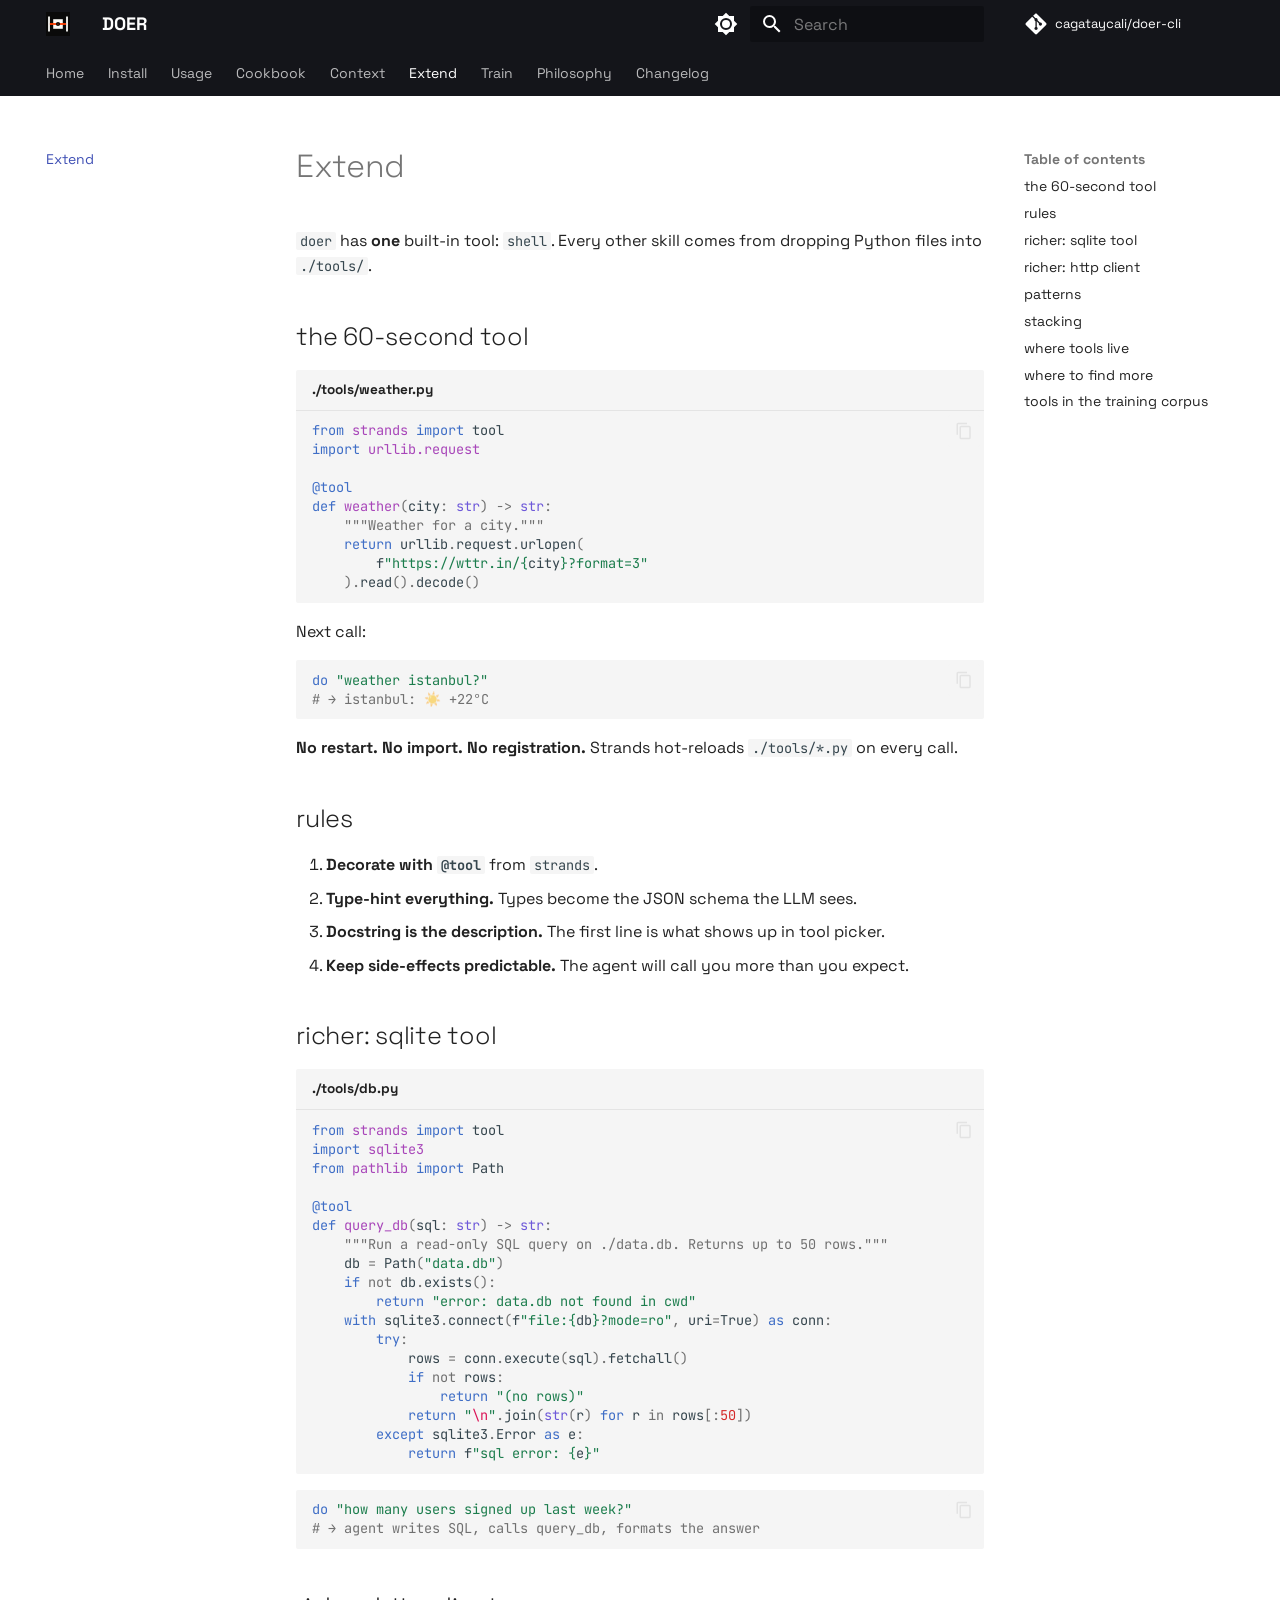
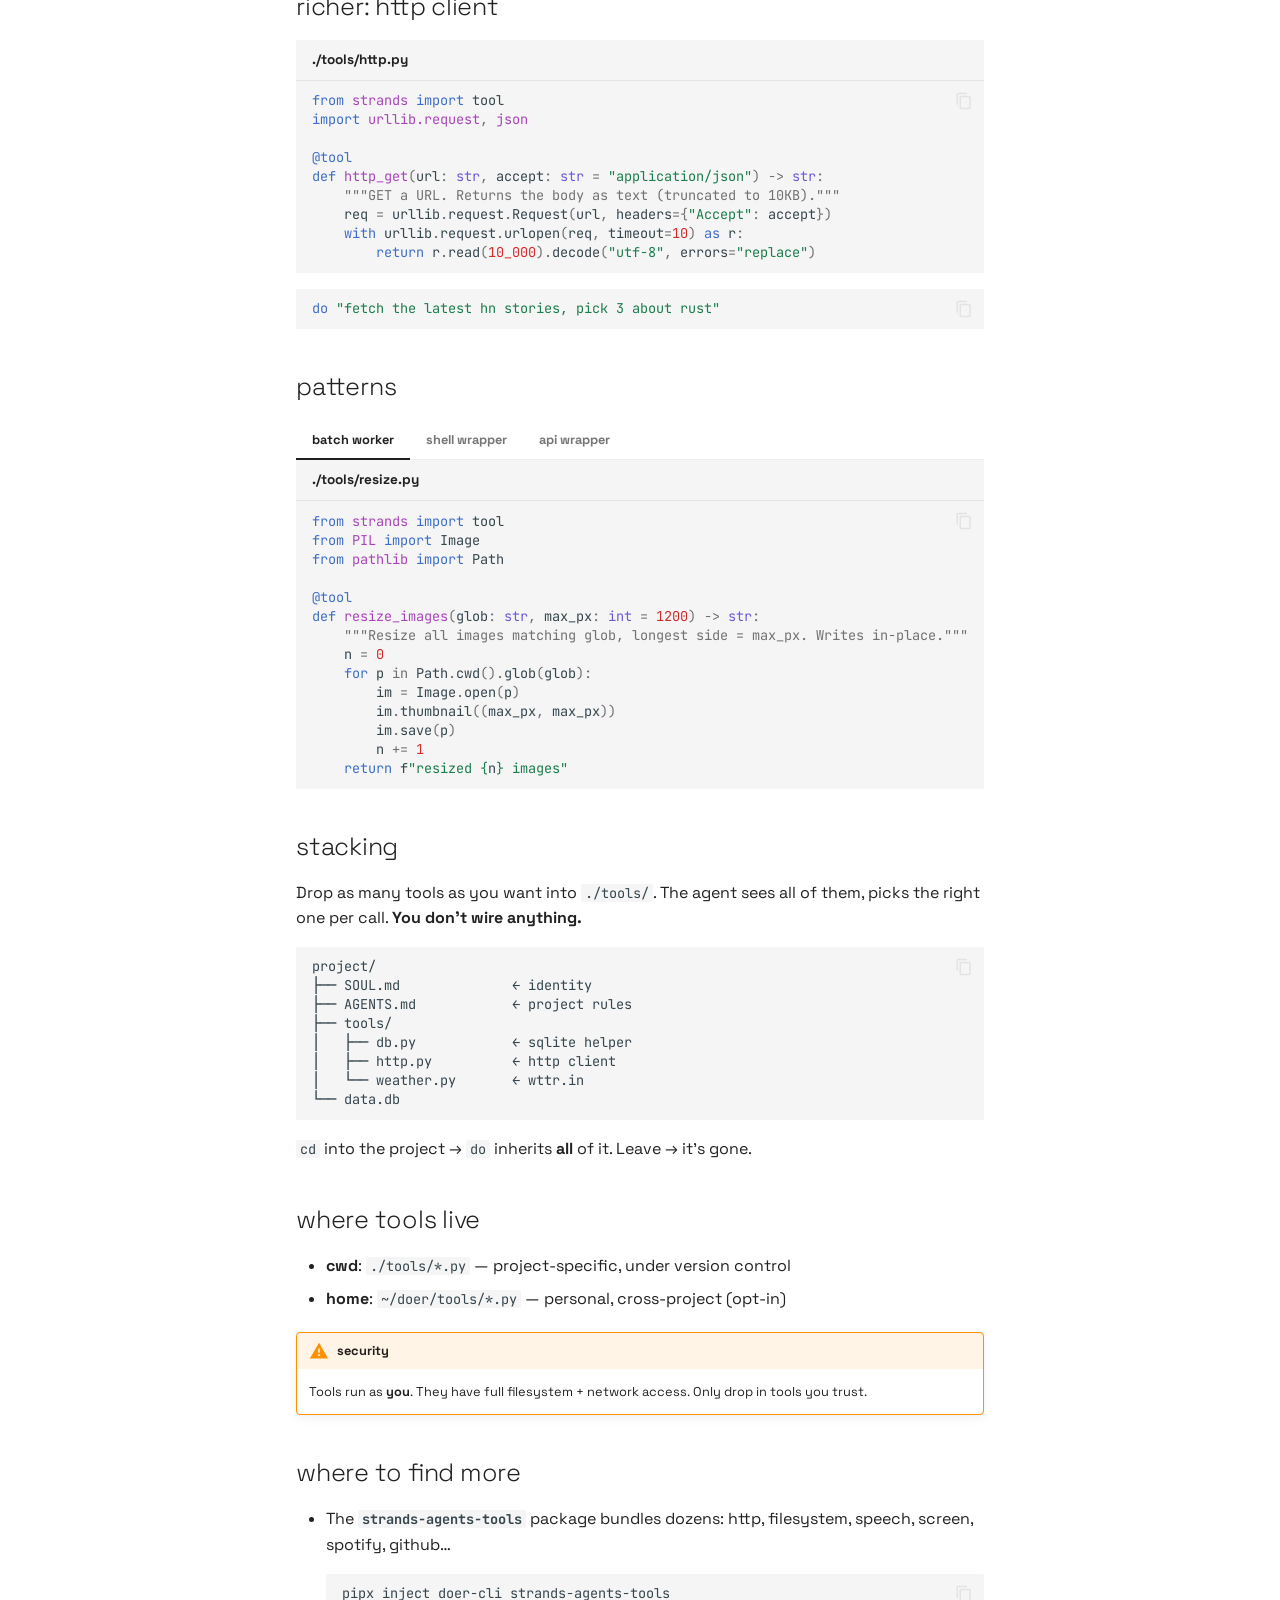
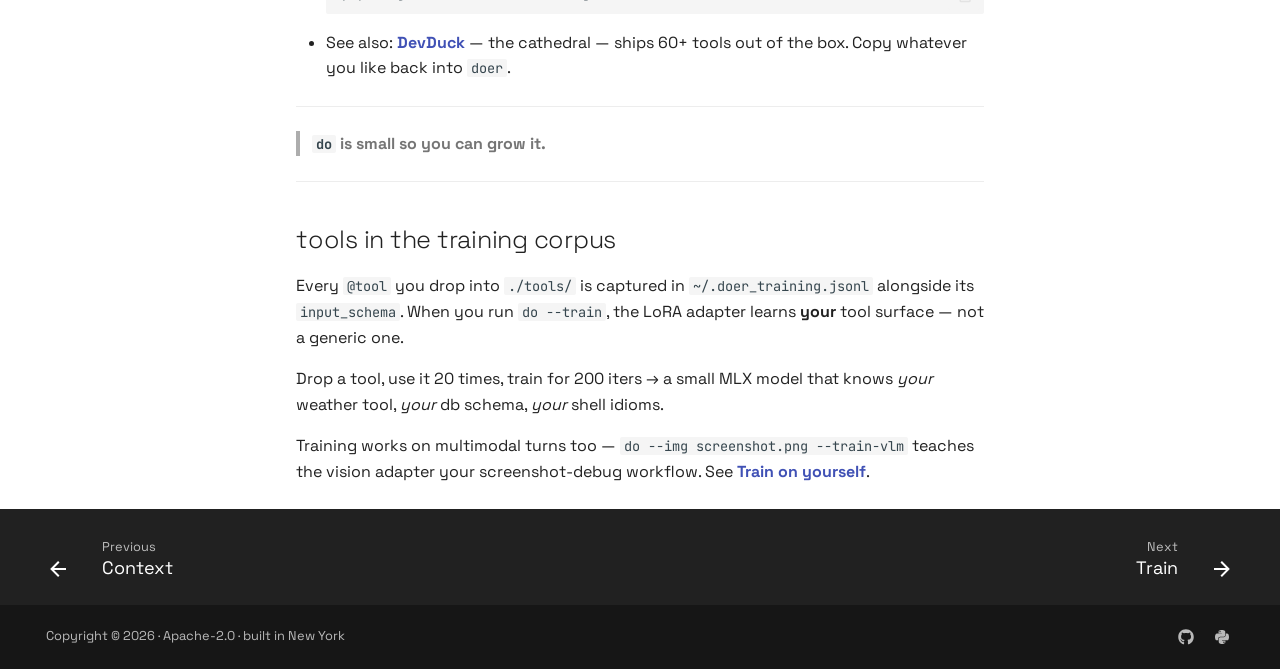
<file: extend/index.html>
<!doctype html>
<html lang="en" class="no-js">
  <head>
    
      <meta charset="utf-8">
      <meta name="viewport" content="width=device-width,initial-scale=1">
      
        <meta name="description" content="A Unix citizen that thinks. In text, images, audio, and video.">
      
      
      
        <link rel="canonical" href="https://doer.duck.nyc/extend/">
      
      
        <link rel="prev" href="../context/">
      
      
        <link rel="next" href="../train/">
      
      
        
      
      
      <link rel="icon" href="../doer.svg">
      <meta name="generator" content="mkdocs-1.6.1, mkdocs-material-9.7.6">
    
    
      
        <title>Extend - DOER</title>
      
    
    
      <link rel="stylesheet" href="../assets/stylesheets/main.484c7ddc.min.css">
      
        
        <link rel="stylesheet" href="../assets/stylesheets/palette.ab4e12ef.min.css">
      
      


    
    
      
    
    
      
        
        
        <link rel="preconnect" href="https://fonts.gstatic.com" crossorigin>
        <link rel="stylesheet" href="https://fonts.googleapis.com/css?family=Space+Grotesk:300,300i,400,400i,700,700i%7CJetBrains+Mono:400,400i,700,700i&display=fallback">
        <style>:root{--md-text-font:"Space Grotesk";--md-code-font:"JetBrains Mono"}</style>
      
    
    
      <link rel="stylesheet" href="../assets/brand.css">
    
    <script>__md_scope=new URL("..",location),__md_hash=e=>[...e].reduce(((e,_)=>(e<<5)-e+_.charCodeAt(0)),0),__md_get=(e,_=localStorage,t=__md_scope)=>JSON.parse(_.getItem(t.pathname+"."+e)),__md_set=(e,_,t=localStorage,a=__md_scope)=>{try{t.setItem(a.pathname+"."+e,JSON.stringify(_))}catch(e){}}</script>
    
      

    
    
  <meta property="og:title" content="Extend · DOER">
  <meta property="og:description" content="A Unix citizen that thinks. stdin → llm → stdout. One file. One dep.">
  <meta property="og:type" content="website">
  <meta property="og:url" content="https://doer.duck.nyc/extend/">
  <meta property="og:image" content="https://doer.duck.nyc/doer.svg">
  <meta name="twitter:card" content="summary_large_image">
  <meta name="twitter:title" content="Extend · DOER">
  <meta name="twitter:description" content="A Unix citizen that thinks. stdin → llm → stdout.">
  <meta name="twitter:image" content="https://doer.duck.nyc/doer.svg">
  <meta name="keywords" content="cli, unix, llm, ollama, pipe, agent, terminal, ai, doer">
  <meta name="author" content="cagataycali">
  <meta name="theme-color" content="#FF3D00">

  </head>
  
  
    
    
      
    
    
    
    
    <body dir="ltr" data-md-color-scheme="slate" data-md-color-primary="black" data-md-color-accent="deep-orange">
  
    
    <input class="md-toggle" data-md-toggle="drawer" type="checkbox" id="__drawer" autocomplete="off">
    <input class="md-toggle" data-md-toggle="search" type="checkbox" id="__search" autocomplete="off">
    <label class="md-overlay" for="__drawer"></label>
    <div data-md-component="skip">
      
        
        <a href="#extend" class="md-skip">
          Skip to content
        </a>
      
    </div>
    <div data-md-component="announce">
      
    </div>
    
    
      

<header class="md-header" data-md-component="header">
  <nav class="md-header__inner md-grid" aria-label="Header">
    <a href=".." title="DOER" class="md-header__button md-logo" aria-label="DOER" data-md-component="logo">
      
  <img src="../doer.svg" alt="logo">

    </a>
    <label class="md-header__button md-icon" for="__drawer">
      
      <svg xmlns="http://www.w3.org/2000/svg" viewBox="0 0 24 24"><path d="M3 6h18v2H3zm0 5h18v2H3zm0 5h18v2H3z"/></svg>
    </label>
    <div class="md-header__title" data-md-component="header-title">
      <div class="md-header__ellipsis">
        <div class="md-header__topic">
          <span class="md-ellipsis">
            DOER
          </span>
        </div>
        <div class="md-header__topic" data-md-component="header-topic">
          <span class="md-ellipsis">
            
              Extend
            
          </span>
        </div>
      </div>
    </div>
    
      
        <form class="md-header__option" data-md-component="palette">
  
    
    
    
    <input class="md-option" data-md-color-media="(prefers-color-scheme: dark)" data-md-color-scheme="slate" data-md-color-primary="black" data-md-color-accent="deep-orange"  aria-label="Light mode"  type="radio" name="__palette" id="__palette_0">
    
      <label class="md-header__button md-icon" title="Light mode" for="__palette_1" hidden>
        <svg xmlns="http://www.w3.org/2000/svg" viewBox="0 0 24 24"><path d="M12 18c-.89 0-1.74-.2-2.5-.55C11.56 16.5 13 14.42 13 12s-1.44-4.5-3.5-5.45C10.26 6.2 11.11 6 12 6a6 6 0 0 1 6 6 6 6 0 0 1-6 6m8-9.31V4h-4.69L12 .69 8.69 4H4v4.69L.69 12 4 15.31V20h4.69L12 23.31 15.31 20H20v-4.69L23.31 12z"/></svg>
      </label>
    
  
    
    
    
    <input class="md-option" data-md-color-media="(prefers-color-scheme: light)" data-md-color-scheme="default" data-md-color-primary="black" data-md-color-accent="deep-orange"  aria-label="Dark mode"  type="radio" name="__palette" id="__palette_1">
    
      <label class="md-header__button md-icon" title="Dark mode" for="__palette_0" hidden>
        <svg xmlns="http://www.w3.org/2000/svg" viewBox="0 0 24 24"><path d="M12 8a4 4 0 0 0-4 4 4 4 0 0 0 4 4 4 4 0 0 0 4-4 4 4 0 0 0-4-4m0 10a6 6 0 0 1-6-6 6 6 0 0 1 6-6 6 6 0 0 1 6 6 6 6 0 0 1-6 6m8-9.31V4h-4.69L12 .69 8.69 4H4v4.69L.69 12 4 15.31V20h4.69L12 23.31 15.31 20H20v-4.69L23.31 12z"/></svg>
      </label>
    
  
</form>
      
    
    
      <script>var palette=__md_get("__palette");if(palette&&palette.color){if("(prefers-color-scheme)"===palette.color.media){var media=matchMedia("(prefers-color-scheme: light)"),input=document.querySelector(media.matches?"[data-md-color-media='(prefers-color-scheme: light)']":"[data-md-color-media='(prefers-color-scheme: dark)']");palette.color.media=input.getAttribute("data-md-color-media"),palette.color.scheme=input.getAttribute("data-md-color-scheme"),palette.color.primary=input.getAttribute("data-md-color-primary"),palette.color.accent=input.getAttribute("data-md-color-accent")}for(var[key,value]of Object.entries(palette.color))document.body.setAttribute("data-md-color-"+key,value)}</script>
    
    
    
      
      
        <label class="md-header__button md-icon" for="__search">
          
          <svg xmlns="http://www.w3.org/2000/svg" viewBox="0 0 24 24"><path d="M9.5 3A6.5 6.5 0 0 1 16 9.5c0 1.61-.59 3.09-1.56 4.23l.27.27h.79l5 5-1.5 1.5-5-5v-.79l-.27-.27A6.52 6.52 0 0 1 9.5 16 6.5 6.5 0 0 1 3 9.5 6.5 6.5 0 0 1 9.5 3m0 2C7 5 5 7 5 9.5S7 14 9.5 14 14 12 14 9.5 12 5 9.5 5"/></svg>
        </label>
        <div class="md-search" data-md-component="search" role="dialog">
  <label class="md-search__overlay" for="__search"></label>
  <div class="md-search__inner" role="search">
    <form class="md-search__form" name="search">
      <input type="text" class="md-search__input" name="query" aria-label="Search" placeholder="Search" autocapitalize="off" autocorrect="off" autocomplete="off" spellcheck="false" data-md-component="search-query" required>
      <label class="md-search__icon md-icon" for="__search">
        
        <svg xmlns="http://www.w3.org/2000/svg" viewBox="0 0 24 24"><path d="M9.5 3A6.5 6.5 0 0 1 16 9.5c0 1.61-.59 3.09-1.56 4.23l.27.27h.79l5 5-1.5 1.5-5-5v-.79l-.27-.27A6.52 6.52 0 0 1 9.5 16 6.5 6.5 0 0 1 3 9.5 6.5 6.5 0 0 1 9.5 3m0 2C7 5 5 7 5 9.5S7 14 9.5 14 14 12 14 9.5 12 5 9.5 5"/></svg>
        
        <svg xmlns="http://www.w3.org/2000/svg" viewBox="0 0 24 24"><path d="M20 11v2H8l5.5 5.5-1.42 1.42L4.16 12l7.92-7.92L13.5 5.5 8 11z"/></svg>
      </label>
      <nav class="md-search__options" aria-label="Search">
        
        <button type="reset" class="md-search__icon md-icon" title="Clear" aria-label="Clear" tabindex="-1">
          
          <svg xmlns="http://www.w3.org/2000/svg" viewBox="0 0 24 24"><path d="M19 6.41 17.59 5 12 10.59 6.41 5 5 6.41 10.59 12 5 17.59 6.41 19 12 13.41 17.59 19 19 17.59 13.41 12z"/></svg>
        </button>
      </nav>
      
        <div class="md-search__suggest" data-md-component="search-suggest"></div>
      
    </form>
    <div class="md-search__output">
      <div class="md-search__scrollwrap" tabindex="0" data-md-scrollfix>
        <div class="md-search-result" data-md-component="search-result">
          <div class="md-search-result__meta">
            Initializing search
          </div>
          <ol class="md-search-result__list" role="presentation"></ol>
        </div>
      </div>
    </div>
  </div>
</div>
      
    
    
      <div class="md-header__source">
        <a href="https://github.com/cagataycali/doer-cli" title="Go to repository" class="md-source" data-md-component="source">
  <div class="md-source__icon md-icon">
    
    <svg xmlns="http://www.w3.org/2000/svg" viewBox="0 0 448 512"><!--! Font Awesome Free 7.1.0 by @fontawesome - https://fontawesome.com License - https://fontawesome.com/license/free (Icons: CC BY 4.0, Fonts: SIL OFL 1.1, Code: MIT License) Copyright 2025 Fonticons, Inc.--><path d="M439.6 236.1 244 40.5c-5.4-5.5-12.8-8.5-20.4-8.5s-15 3-20.4 8.4L162.5 81l51.5 51.5c27.1-9.1 52.7 16.8 43.4 43.7l49.7 49.7c34.2-11.8 61.2 31 35.5 56.7-26.5 26.5-70.2-2.9-56-37.3L240.3 199v121.9c25.3 12.5 22.3 41.8 9.1 55-6.4 6.4-15.2 10.1-24.3 10.1s-17.8-3.6-24.3-10.1c-17.6-17.6-11.1-46.9 11.2-56v-123c-20.8-8.5-24.6-30.7-18.6-45L142.6 101 8.5 235.1C3 240.6 0 247.9 0 255.5s3 15 8.5 20.4l195.6 195.7c5.4 5.4 12.7 8.4 20.4 8.4s15-3 20.4-8.4l194.7-194.7c5.4-5.4 8.4-12.8 8.4-20.4s-3-15-8.4-20.4"/></svg>
  </div>
  <div class="md-source__repository">
    cagataycali/doer-cli
  </div>
</a>
      </div>
    
  </nav>
  
</header>
    
    <div class="md-container" data-md-component="container">
      
      
        
          
            
<nav class="md-tabs" aria-label="Tabs" data-md-component="tabs">
  <div class="md-grid">
    <ul class="md-tabs__list">
      
        
  
  
  
  
    <li class="md-tabs__item">
      <a href=".." class="md-tabs__link">
        
  
  
    
  
  Home

      </a>
    </li>
  

      
        
  
  
  
  
    <li class="md-tabs__item">
      <a href="../install/" class="md-tabs__link">
        
  
  
    
  
  Install

      </a>
    </li>
  

      
        
  
  
  
  
    <li class="md-tabs__item">
      <a href="../usage/" class="md-tabs__link">
        
  
  
    
  
  Usage

      </a>
    </li>
  

      
        
  
  
  
  
    <li class="md-tabs__item">
      <a href="../cookbook/" class="md-tabs__link">
        
  
  
    
  
  Cookbook

      </a>
    </li>
  

      
        
  
  
  
  
    <li class="md-tabs__item">
      <a href="../context/" class="md-tabs__link">
        
  
  
    
  
  Context

      </a>
    </li>
  

      
        
  
  
  
    
  
  
    <li class="md-tabs__item md-tabs__item--active">
      <a href="./" class="md-tabs__link">
        
  
  
    
  
  Extend

      </a>
    </li>
  

      
        
  
  
  
  
    <li class="md-tabs__item">
      <a href="../train/" class="md-tabs__link">
        
  
  
    
  
  Train

      </a>
    </li>
  

      
        
  
  
  
  
    <li class="md-tabs__item">
      <a href="../philosophy/" class="md-tabs__link">
        
  
  
    
  
  Philosophy

      </a>
    </li>
  

      
        
  
  
  
  
    <li class="md-tabs__item">
      <a href="../changelog/" class="md-tabs__link">
        
  
  
    
  
  Changelog

      </a>
    </li>
  

      
    </ul>
  </div>
</nav>
          
        
      
      <main class="md-main" data-md-component="main">
        <div class="md-main__inner md-grid">
          
            
              
              <div class="md-sidebar md-sidebar--primary" data-md-component="sidebar" data-md-type="navigation" >
                <div class="md-sidebar__scrollwrap">
                  <div class="md-sidebar__inner">
                    


  


<nav class="md-nav md-nav--primary md-nav--lifted" aria-label="Navigation" data-md-level="0">
  <label class="md-nav__title" for="__drawer">
    <a href=".." title="DOER" class="md-nav__button md-logo" aria-label="DOER" data-md-component="logo">
      
  <img src="../doer.svg" alt="logo">

    </a>
    DOER
  </label>
  
    <div class="md-nav__source">
      <a href="https://github.com/cagataycali/doer-cli" title="Go to repository" class="md-source" data-md-component="source">
  <div class="md-source__icon md-icon">
    
    <svg xmlns="http://www.w3.org/2000/svg" viewBox="0 0 448 512"><!--! Font Awesome Free 7.1.0 by @fontawesome - https://fontawesome.com License - https://fontawesome.com/license/free (Icons: CC BY 4.0, Fonts: SIL OFL 1.1, Code: MIT License) Copyright 2025 Fonticons, Inc.--><path d="M439.6 236.1 244 40.5c-5.4-5.5-12.8-8.5-20.4-8.5s-15 3-20.4 8.4L162.5 81l51.5 51.5c27.1-9.1 52.7 16.8 43.4 43.7l49.7 49.7c34.2-11.8 61.2 31 35.5 56.7-26.5 26.5-70.2-2.9-56-37.3L240.3 199v121.9c25.3 12.5 22.3 41.8 9.1 55-6.4 6.4-15.2 10.1-24.3 10.1s-17.8-3.6-24.3-10.1c-17.6-17.6-11.1-46.9 11.2-56v-123c-20.8-8.5-24.6-30.7-18.6-45L142.6 101 8.5 235.1C3 240.6 0 247.9 0 255.5s3 15 8.5 20.4l195.6 195.7c5.4 5.4 12.7 8.4 20.4 8.4s15-3 20.4-8.4l194.7-194.7c5.4-5.4 8.4-12.8 8.4-20.4s-3-15-8.4-20.4"/></svg>
  </div>
  <div class="md-source__repository">
    cagataycali/doer-cli
  </div>
</a>
    </div>
  
  <ul class="md-nav__list" data-md-scrollfix>
    
      
      
  
  
  
  
    <li class="md-nav__item">
      <a href=".." class="md-nav__link">
        
  
  
  <span class="md-ellipsis">
    
  
    Home
  

    
  </span>
  
  

      </a>
    </li>
  

    
      
      
  
  
  
  
    <li class="md-nav__item">
      <a href="../install/" class="md-nav__link">
        
  
  
  <span class="md-ellipsis">
    
  
    Install
  

    
  </span>
  
  

      </a>
    </li>
  

    
      
      
  
  
  
  
    <li class="md-nav__item">
      <a href="../usage/" class="md-nav__link">
        
  
  
  <span class="md-ellipsis">
    
  
    Usage
  

    
  </span>
  
  

      </a>
    </li>
  

    
      
      
  
  
  
  
    <li class="md-nav__item">
      <a href="../cookbook/" class="md-nav__link">
        
  
  
  <span class="md-ellipsis">
    
  
    Cookbook
  

    
  </span>
  
  

      </a>
    </li>
  

    
      
      
  
  
  
  
    <li class="md-nav__item">
      <a href="../context/" class="md-nav__link">
        
  
  
  <span class="md-ellipsis">
    
  
    Context
  

    
  </span>
  
  

      </a>
    </li>
  

    
      
      
  
  
    
  
  
  
    <li class="md-nav__item md-nav__item--active">
      
      <input class="md-nav__toggle md-toggle" type="checkbox" id="__toc">
      
      
        
      
      
        <label class="md-nav__link md-nav__link--active" for="__toc">
          
  
  
  <span class="md-ellipsis">
    
  
    Extend
  

    
  </span>
  
  

          <span class="md-nav__icon md-icon"></span>
        </label>
      
      <a href="./" class="md-nav__link md-nav__link--active">
        
  
  
  <span class="md-ellipsis">
    
  
    Extend
  

    
  </span>
  
  

      </a>
      
        

<nav class="md-nav md-nav--secondary" aria-label="Table of contents">
  
  
  
    
  
  
    <label class="md-nav__title" for="__toc">
      <span class="md-nav__icon md-icon"></span>
      Table of contents
    </label>
    <ul class="md-nav__list" data-md-component="toc" data-md-scrollfix>
      
        <li class="md-nav__item">
  <a href="#the-60-second-tool" class="md-nav__link">
    <span class="md-ellipsis">
      
        the 60-second tool
      
    </span>
  </a>
  
</li>
      
        <li class="md-nav__item">
  <a href="#rules" class="md-nav__link">
    <span class="md-ellipsis">
      
        rules
      
    </span>
  </a>
  
</li>
      
        <li class="md-nav__item">
  <a href="#richer-sqlite-tool" class="md-nav__link">
    <span class="md-ellipsis">
      
        richer: sqlite tool
      
    </span>
  </a>
  
</li>
      
        <li class="md-nav__item">
  <a href="#richer-http-client" class="md-nav__link">
    <span class="md-ellipsis">
      
        richer: http client
      
    </span>
  </a>
  
</li>
      
        <li class="md-nav__item">
  <a href="#patterns" class="md-nav__link">
    <span class="md-ellipsis">
      
        patterns
      
    </span>
  </a>
  
</li>
      
        <li class="md-nav__item">
  <a href="#stacking" class="md-nav__link">
    <span class="md-ellipsis">
      
        stacking
      
    </span>
  </a>
  
</li>
      
        <li class="md-nav__item">
  <a href="#where-tools-live" class="md-nav__link">
    <span class="md-ellipsis">
      
        where tools live
      
    </span>
  </a>
  
</li>
      
        <li class="md-nav__item">
  <a href="#where-to-find-more" class="md-nav__link">
    <span class="md-ellipsis">
      
        where to find more
      
    </span>
  </a>
  
</li>
      
        <li class="md-nav__item">
  <a href="#tools-in-the-training-corpus" class="md-nav__link">
    <span class="md-ellipsis">
      
        tools in the training corpus
      
    </span>
  </a>
  
</li>
      
    </ul>
  
</nav>
      
    </li>
  

    
      
      
  
  
  
  
    <li class="md-nav__item">
      <a href="../train/" class="md-nav__link">
        
  
  
  <span class="md-ellipsis">
    
  
    Train
  

    
  </span>
  
  

      </a>
    </li>
  

    
      
      
  
  
  
  
    <li class="md-nav__item">
      <a href="../philosophy/" class="md-nav__link">
        
  
  
  <span class="md-ellipsis">
    
  
    Philosophy
  

    
  </span>
  
  

      </a>
    </li>
  

    
      
      
  
  
  
  
    <li class="md-nav__item">
      <a href="../changelog/" class="md-nav__link">
        
  
  
  <span class="md-ellipsis">
    
  
    Changelog
  

    
  </span>
  
  

      </a>
    </li>
  

    
  </ul>
</nav>
                  </div>
                </div>
              </div>
            
            
              
              <div class="md-sidebar md-sidebar--secondary" data-md-component="sidebar" data-md-type="toc" >
                <div class="md-sidebar__scrollwrap">
                  <div class="md-sidebar__inner">
                    

<nav class="md-nav md-nav--secondary" aria-label="Table of contents">
  
  
  
    
  
  
    <label class="md-nav__title" for="__toc">
      <span class="md-nav__icon md-icon"></span>
      Table of contents
    </label>
    <ul class="md-nav__list" data-md-component="toc" data-md-scrollfix>
      
        <li class="md-nav__item">
  <a href="#the-60-second-tool" class="md-nav__link">
    <span class="md-ellipsis">
      
        the 60-second tool
      
    </span>
  </a>
  
</li>
      
        <li class="md-nav__item">
  <a href="#rules" class="md-nav__link">
    <span class="md-ellipsis">
      
        rules
      
    </span>
  </a>
  
</li>
      
        <li class="md-nav__item">
  <a href="#richer-sqlite-tool" class="md-nav__link">
    <span class="md-ellipsis">
      
        richer: sqlite tool
      
    </span>
  </a>
  
</li>
      
        <li class="md-nav__item">
  <a href="#richer-http-client" class="md-nav__link">
    <span class="md-ellipsis">
      
        richer: http client
      
    </span>
  </a>
  
</li>
      
        <li class="md-nav__item">
  <a href="#patterns" class="md-nav__link">
    <span class="md-ellipsis">
      
        patterns
      
    </span>
  </a>
  
</li>
      
        <li class="md-nav__item">
  <a href="#stacking" class="md-nav__link">
    <span class="md-ellipsis">
      
        stacking
      
    </span>
  </a>
  
</li>
      
        <li class="md-nav__item">
  <a href="#where-tools-live" class="md-nav__link">
    <span class="md-ellipsis">
      
        where tools live
      
    </span>
  </a>
  
</li>
      
        <li class="md-nav__item">
  <a href="#where-to-find-more" class="md-nav__link">
    <span class="md-ellipsis">
      
        where to find more
      
    </span>
  </a>
  
</li>
      
        <li class="md-nav__item">
  <a href="#tools-in-the-training-corpus" class="md-nav__link">
    <span class="md-ellipsis">
      
        tools in the training corpus
      
    </span>
  </a>
  
</li>
      
    </ul>
  
</nav>
                  </div>
                </div>
              </div>
            
          
          
            <div class="md-content" data-md-component="content">
              
              <article class="md-content__inner md-typeset">
                
                  


  
  


<h1 id="extend">Extend<a class="headerlink" href="#extend" title="Permanent link">&para;</a></h1>
<p><code>doer</code> has <strong>one</strong> built-in tool: <code>shell</code>. Every other skill comes from dropping Python files into <code>./tools/</code>.</p>
<h2 id="the-60-second-tool">the 60-second tool<a class="headerlink" href="#the-60-second-tool" title="Permanent link">&para;</a></h2>
<div class="language-python highlight"><span class="filename">./tools/weather.py</span><pre><span></span><code><span id="__span-0-1"><a id="__codelineno-0-1" name="__codelineno-0-1" href="#__codelineno-0-1"></a><span class="kn">from</span><span class="w"> </span><span class="nn">strands</span><span class="w"> </span><span class="kn">import</span> <span class="n">tool</span>
</span><span id="__span-0-2"><a id="__codelineno-0-2" name="__codelineno-0-2" href="#__codelineno-0-2"></a><span class="kn">import</span><span class="w"> </span><span class="nn">urllib.request</span>
</span><span id="__span-0-3"><a id="__codelineno-0-3" name="__codelineno-0-3" href="#__codelineno-0-3"></a>
</span><span id="__span-0-4"><a id="__codelineno-0-4" name="__codelineno-0-4" href="#__codelineno-0-4"></a><span class="nd">@tool</span>
</span><span id="__span-0-5"><a id="__codelineno-0-5" name="__codelineno-0-5" href="#__codelineno-0-5"></a><span class="k">def</span><span class="w"> </span><span class="nf">weather</span><span class="p">(</span><span class="n">city</span><span class="p">:</span> <span class="nb">str</span><span class="p">)</span> <span class="o">-&gt;</span> <span class="nb">str</span><span class="p">:</span>
</span><span id="__span-0-6"><a id="__codelineno-0-6" name="__codelineno-0-6" href="#__codelineno-0-6"></a><span class="w">    </span><span class="sd">&quot;&quot;&quot;Weather for a city.&quot;&quot;&quot;</span>
</span><span id="__span-0-7"><a id="__codelineno-0-7" name="__codelineno-0-7" href="#__codelineno-0-7"></a>    <span class="k">return</span> <span class="n">urllib</span><span class="o">.</span><span class="n">request</span><span class="o">.</span><span class="n">urlopen</span><span class="p">(</span>
</span><span id="__span-0-8"><a id="__codelineno-0-8" name="__codelineno-0-8" href="#__codelineno-0-8"></a>        <span class="sa">f</span><span class="s2">&quot;https://wttr.in/</span><span class="si">{</span><span class="n">city</span><span class="si">}</span><span class="s2">?format=3&quot;</span>
</span><span id="__span-0-9"><a id="__codelineno-0-9" name="__codelineno-0-9" href="#__codelineno-0-9"></a>    <span class="p">)</span><span class="o">.</span><span class="n">read</span><span class="p">()</span><span class="o">.</span><span class="n">decode</span><span class="p">()</span>
</span></code></pre></div>
<p>Next call:</p>
<div class="language-bash highlight"><pre><span></span><code><span id="__span-1-1"><a id="__codelineno-1-1" name="__codelineno-1-1" href="#__codelineno-1-1"></a><span class="k">do</span><span class="w"> </span><span class="s2">&quot;weather istanbul?&quot;</span>
</span><span id="__span-1-2"><a id="__codelineno-1-2" name="__codelineno-1-2" href="#__codelineno-1-2"></a><span class="c1"># → istanbul: ☀️ +22°C</span>
</span></code></pre></div>
<p><strong>No restart. No import. No registration.</strong> Strands hot-reloads <code>./tools/*.py</code> on every call.</p>
<h2 id="rules">rules<a class="headerlink" href="#rules" title="Permanent link">&para;</a></h2>
<ol>
<li><strong>Decorate with <code>@tool</code></strong> from <code>strands</code>.</li>
<li><strong>Type-hint everything.</strong> Types become the JSON schema the LLM sees.</li>
<li><strong>Docstring is the description.</strong> The first line is what shows up in tool picker.</li>
<li><strong>Keep side-effects predictable.</strong> The agent will call you more than you expect.</li>
</ol>
<h2 id="richer-sqlite-tool">richer: sqlite tool<a class="headerlink" href="#richer-sqlite-tool" title="Permanent link">&para;</a></h2>
<div class="language-python highlight"><span class="filename">./tools/db.py</span><pre><span></span><code><span id="__span-2-1"><a id="__codelineno-2-1" name="__codelineno-2-1" href="#__codelineno-2-1"></a><span class="kn">from</span><span class="w"> </span><span class="nn">strands</span><span class="w"> </span><span class="kn">import</span> <span class="n">tool</span>
</span><span id="__span-2-2"><a id="__codelineno-2-2" name="__codelineno-2-2" href="#__codelineno-2-2"></a><span class="kn">import</span><span class="w"> </span><span class="nn">sqlite3</span>
</span><span id="__span-2-3"><a id="__codelineno-2-3" name="__codelineno-2-3" href="#__codelineno-2-3"></a><span class="kn">from</span><span class="w"> </span><span class="nn">pathlib</span><span class="w"> </span><span class="kn">import</span> <span class="n">Path</span>
</span><span id="__span-2-4"><a id="__codelineno-2-4" name="__codelineno-2-4" href="#__codelineno-2-4"></a>
</span><span id="__span-2-5"><a id="__codelineno-2-5" name="__codelineno-2-5" href="#__codelineno-2-5"></a><span class="nd">@tool</span>
</span><span id="__span-2-6"><a id="__codelineno-2-6" name="__codelineno-2-6" href="#__codelineno-2-6"></a><span class="k">def</span><span class="w"> </span><span class="nf">query_db</span><span class="p">(</span><span class="n">sql</span><span class="p">:</span> <span class="nb">str</span><span class="p">)</span> <span class="o">-&gt;</span> <span class="nb">str</span><span class="p">:</span>
</span><span id="__span-2-7"><a id="__codelineno-2-7" name="__codelineno-2-7" href="#__codelineno-2-7"></a><span class="w">    </span><span class="sd">&quot;&quot;&quot;Run a read-only SQL query on ./data.db. Returns up to 50 rows.&quot;&quot;&quot;</span>
</span><span id="__span-2-8"><a id="__codelineno-2-8" name="__codelineno-2-8" href="#__codelineno-2-8"></a>    <span class="n">db</span> <span class="o">=</span> <span class="n">Path</span><span class="p">(</span><span class="s2">&quot;data.db&quot;</span><span class="p">)</span>
</span><span id="__span-2-9"><a id="__codelineno-2-9" name="__codelineno-2-9" href="#__codelineno-2-9"></a>    <span class="k">if</span> <span class="ow">not</span> <span class="n">db</span><span class="o">.</span><span class="n">exists</span><span class="p">():</span>
</span><span id="__span-2-10"><a id="__codelineno-2-10" name="__codelineno-2-10" href="#__codelineno-2-10"></a>        <span class="k">return</span> <span class="s2">&quot;error: data.db not found in cwd&quot;</span>
</span><span id="__span-2-11"><a id="__codelineno-2-11" name="__codelineno-2-11" href="#__codelineno-2-11"></a>    <span class="k">with</span> <span class="n">sqlite3</span><span class="o">.</span><span class="n">connect</span><span class="p">(</span><span class="sa">f</span><span class="s2">&quot;file:</span><span class="si">{</span><span class="n">db</span><span class="si">}</span><span class="s2">?mode=ro&quot;</span><span class="p">,</span> <span class="n">uri</span><span class="o">=</span><span class="kc">True</span><span class="p">)</span> <span class="k">as</span> <span class="n">conn</span><span class="p">:</span>
</span><span id="__span-2-12"><a id="__codelineno-2-12" name="__codelineno-2-12" href="#__codelineno-2-12"></a>        <span class="k">try</span><span class="p">:</span>
</span><span id="__span-2-13"><a id="__codelineno-2-13" name="__codelineno-2-13" href="#__codelineno-2-13"></a>            <span class="n">rows</span> <span class="o">=</span> <span class="n">conn</span><span class="o">.</span><span class="n">execute</span><span class="p">(</span><span class="n">sql</span><span class="p">)</span><span class="o">.</span><span class="n">fetchall</span><span class="p">()</span>
</span><span id="__span-2-14"><a id="__codelineno-2-14" name="__codelineno-2-14" href="#__codelineno-2-14"></a>            <span class="k">if</span> <span class="ow">not</span> <span class="n">rows</span><span class="p">:</span>
</span><span id="__span-2-15"><a id="__codelineno-2-15" name="__codelineno-2-15" href="#__codelineno-2-15"></a>                <span class="k">return</span> <span class="s2">&quot;(no rows)&quot;</span>
</span><span id="__span-2-16"><a id="__codelineno-2-16" name="__codelineno-2-16" href="#__codelineno-2-16"></a>            <span class="k">return</span> <span class="s2">&quot;</span><span class="se">\n</span><span class="s2">&quot;</span><span class="o">.</span><span class="n">join</span><span class="p">(</span><span class="nb">str</span><span class="p">(</span><span class="n">r</span><span class="p">)</span> <span class="k">for</span> <span class="n">r</span> <span class="ow">in</span> <span class="n">rows</span><span class="p">[:</span><span class="mi">50</span><span class="p">])</span>
</span><span id="__span-2-17"><a id="__codelineno-2-17" name="__codelineno-2-17" href="#__codelineno-2-17"></a>        <span class="k">except</span> <span class="n">sqlite3</span><span class="o">.</span><span class="n">Error</span> <span class="k">as</span> <span class="n">e</span><span class="p">:</span>
</span><span id="__span-2-18"><a id="__codelineno-2-18" name="__codelineno-2-18" href="#__codelineno-2-18"></a>            <span class="k">return</span> <span class="sa">f</span><span class="s2">&quot;sql error: </span><span class="si">{</span><span class="n">e</span><span class="si">}</span><span class="s2">&quot;</span>
</span></code></pre></div>
<div class="language-bash highlight"><pre><span></span><code><span id="__span-3-1"><a id="__codelineno-3-1" name="__codelineno-3-1" href="#__codelineno-3-1"></a><span class="k">do</span><span class="w"> </span><span class="s2">&quot;how many users signed up last week?&quot;</span>
</span><span id="__span-3-2"><a id="__codelineno-3-2" name="__codelineno-3-2" href="#__codelineno-3-2"></a><span class="c1"># → agent writes SQL, calls query_db, formats the answer</span>
</span></code></pre></div>
<h2 id="richer-http-client">richer: http client<a class="headerlink" href="#richer-http-client" title="Permanent link">&para;</a></h2>
<div class="language-python highlight"><span class="filename">./tools/http.py</span><pre><span></span><code><span id="__span-4-1"><a id="__codelineno-4-1" name="__codelineno-4-1" href="#__codelineno-4-1"></a><span class="kn">from</span><span class="w"> </span><span class="nn">strands</span><span class="w"> </span><span class="kn">import</span> <span class="n">tool</span>
</span><span id="__span-4-2"><a id="__codelineno-4-2" name="__codelineno-4-2" href="#__codelineno-4-2"></a><span class="kn">import</span><span class="w"> </span><span class="nn">urllib.request</span><span class="o">,</span><span class="w"> </span><span class="nn">json</span>
</span><span id="__span-4-3"><a id="__codelineno-4-3" name="__codelineno-4-3" href="#__codelineno-4-3"></a>
</span><span id="__span-4-4"><a id="__codelineno-4-4" name="__codelineno-4-4" href="#__codelineno-4-4"></a><span class="nd">@tool</span>
</span><span id="__span-4-5"><a id="__codelineno-4-5" name="__codelineno-4-5" href="#__codelineno-4-5"></a><span class="k">def</span><span class="w"> </span><span class="nf">http_get</span><span class="p">(</span><span class="n">url</span><span class="p">:</span> <span class="nb">str</span><span class="p">,</span> <span class="n">accept</span><span class="p">:</span> <span class="nb">str</span> <span class="o">=</span> <span class="s2">&quot;application/json&quot;</span><span class="p">)</span> <span class="o">-&gt;</span> <span class="nb">str</span><span class="p">:</span>
</span><span id="__span-4-6"><a id="__codelineno-4-6" name="__codelineno-4-6" href="#__codelineno-4-6"></a><span class="w">    </span><span class="sd">&quot;&quot;&quot;GET a URL. Returns the body as text (truncated to 10KB).&quot;&quot;&quot;</span>
</span><span id="__span-4-7"><a id="__codelineno-4-7" name="__codelineno-4-7" href="#__codelineno-4-7"></a>    <span class="n">req</span> <span class="o">=</span> <span class="n">urllib</span><span class="o">.</span><span class="n">request</span><span class="o">.</span><span class="n">Request</span><span class="p">(</span><span class="n">url</span><span class="p">,</span> <span class="n">headers</span><span class="o">=</span><span class="p">{</span><span class="s2">&quot;Accept&quot;</span><span class="p">:</span> <span class="n">accept</span><span class="p">})</span>
</span><span id="__span-4-8"><a id="__codelineno-4-8" name="__codelineno-4-8" href="#__codelineno-4-8"></a>    <span class="k">with</span> <span class="n">urllib</span><span class="o">.</span><span class="n">request</span><span class="o">.</span><span class="n">urlopen</span><span class="p">(</span><span class="n">req</span><span class="p">,</span> <span class="n">timeout</span><span class="o">=</span><span class="mi">10</span><span class="p">)</span> <span class="k">as</span> <span class="n">r</span><span class="p">:</span>
</span><span id="__span-4-9"><a id="__codelineno-4-9" name="__codelineno-4-9" href="#__codelineno-4-9"></a>        <span class="k">return</span> <span class="n">r</span><span class="o">.</span><span class="n">read</span><span class="p">(</span><span class="mi">10_000</span><span class="p">)</span><span class="o">.</span><span class="n">decode</span><span class="p">(</span><span class="s2">&quot;utf-8&quot;</span><span class="p">,</span> <span class="n">errors</span><span class="o">=</span><span class="s2">&quot;replace&quot;</span><span class="p">)</span>
</span></code></pre></div>
<div class="language-bash highlight"><pre><span></span><code><span id="__span-5-1"><a id="__codelineno-5-1" name="__codelineno-5-1" href="#__codelineno-5-1"></a><span class="k">do</span><span class="w"> </span><span class="s2">&quot;fetch the latest hn stories, pick 3 about rust&quot;</span>
</span></code></pre></div>
<h2 id="patterns">patterns<a class="headerlink" href="#patterns" title="Permanent link">&para;</a></h2>
<div class="tabbed-set tabbed-alternate" data-tabs="1:3"><input checked="checked" id="__tabbed_1_1" name="__tabbed_1" type="radio" /><input id="__tabbed_1_2" name="__tabbed_1" type="radio" /><input id="__tabbed_1_3" name="__tabbed_1" type="radio" /><div class="tabbed-labels"><label for="__tabbed_1_1">batch worker</label><label for="__tabbed_1_2">shell wrapper</label><label for="__tabbed_1_3">api wrapper</label></div>
<div class="tabbed-content">
<div class="tabbed-block">
<div class="language-python highlight"><span class="filename">./tools/resize.py</span><pre><span></span><code><span id="__span-6-1"><a id="__codelineno-6-1" name="__codelineno-6-1" href="#__codelineno-6-1"></a><span class="kn">from</span><span class="w"> </span><span class="nn">strands</span><span class="w"> </span><span class="kn">import</span> <span class="n">tool</span>
</span><span id="__span-6-2"><a id="__codelineno-6-2" name="__codelineno-6-2" href="#__codelineno-6-2"></a><span class="kn">from</span><span class="w"> </span><span class="nn">PIL</span><span class="w"> </span><span class="kn">import</span> <span class="n">Image</span>
</span><span id="__span-6-3"><a id="__codelineno-6-3" name="__codelineno-6-3" href="#__codelineno-6-3"></a><span class="kn">from</span><span class="w"> </span><span class="nn">pathlib</span><span class="w"> </span><span class="kn">import</span> <span class="n">Path</span>
</span><span id="__span-6-4"><a id="__codelineno-6-4" name="__codelineno-6-4" href="#__codelineno-6-4"></a>
</span><span id="__span-6-5"><a id="__codelineno-6-5" name="__codelineno-6-5" href="#__codelineno-6-5"></a><span class="nd">@tool</span>
</span><span id="__span-6-6"><a id="__codelineno-6-6" name="__codelineno-6-6" href="#__codelineno-6-6"></a><span class="k">def</span><span class="w"> </span><span class="nf">resize_images</span><span class="p">(</span><span class="n">glob</span><span class="p">:</span> <span class="nb">str</span><span class="p">,</span> <span class="n">max_px</span><span class="p">:</span> <span class="nb">int</span> <span class="o">=</span> <span class="mi">1200</span><span class="p">)</span> <span class="o">-&gt;</span> <span class="nb">str</span><span class="p">:</span>
</span><span id="__span-6-7"><a id="__codelineno-6-7" name="__codelineno-6-7" href="#__codelineno-6-7"></a><span class="w">    </span><span class="sd">&quot;&quot;&quot;Resize all images matching glob, longest side = max_px. Writes in-place.&quot;&quot;&quot;</span>
</span><span id="__span-6-8"><a id="__codelineno-6-8" name="__codelineno-6-8" href="#__codelineno-6-8"></a>    <span class="n">n</span> <span class="o">=</span> <span class="mi">0</span>
</span><span id="__span-6-9"><a id="__codelineno-6-9" name="__codelineno-6-9" href="#__codelineno-6-9"></a>    <span class="k">for</span> <span class="n">p</span> <span class="ow">in</span> <span class="n">Path</span><span class="o">.</span><span class="n">cwd</span><span class="p">()</span><span class="o">.</span><span class="n">glob</span><span class="p">(</span><span class="n">glob</span><span class="p">):</span>
</span><span id="__span-6-10"><a id="__codelineno-6-10" name="__codelineno-6-10" href="#__codelineno-6-10"></a>        <span class="n">im</span> <span class="o">=</span> <span class="n">Image</span><span class="o">.</span><span class="n">open</span><span class="p">(</span><span class="n">p</span><span class="p">)</span>
</span><span id="__span-6-11"><a id="__codelineno-6-11" name="__codelineno-6-11" href="#__codelineno-6-11"></a>        <span class="n">im</span><span class="o">.</span><span class="n">thumbnail</span><span class="p">((</span><span class="n">max_px</span><span class="p">,</span> <span class="n">max_px</span><span class="p">))</span>
</span><span id="__span-6-12"><a id="__codelineno-6-12" name="__codelineno-6-12" href="#__codelineno-6-12"></a>        <span class="n">im</span><span class="o">.</span><span class="n">save</span><span class="p">(</span><span class="n">p</span><span class="p">)</span>
</span><span id="__span-6-13"><a id="__codelineno-6-13" name="__codelineno-6-13" href="#__codelineno-6-13"></a>        <span class="n">n</span> <span class="o">+=</span> <span class="mi">1</span>
</span><span id="__span-6-14"><a id="__codelineno-6-14" name="__codelineno-6-14" href="#__codelineno-6-14"></a>    <span class="k">return</span> <span class="sa">f</span><span class="s2">&quot;resized </span><span class="si">{</span><span class="n">n</span><span class="si">}</span><span class="s2"> images&quot;</span>
</span></code></pre></div>
</div>
<div class="tabbed-block">
<div class="language-python highlight"><span class="filename">./tools/git_tools.py</span><pre><span></span><code><span id="__span-7-1"><a id="__codelineno-7-1" name="__codelineno-7-1" href="#__codelineno-7-1"></a><span class="kn">from</span><span class="w"> </span><span class="nn">strands</span><span class="w"> </span><span class="kn">import</span> <span class="n">tool</span>
</span><span id="__span-7-2"><a id="__codelineno-7-2" name="__codelineno-7-2" href="#__codelineno-7-2"></a><span class="kn">import</span><span class="w"> </span><span class="nn">subprocess</span>
</span><span id="__span-7-3"><a id="__codelineno-7-3" name="__codelineno-7-3" href="#__codelineno-7-3"></a>
</span><span id="__span-7-4"><a id="__codelineno-7-4" name="__codelineno-7-4" href="#__codelineno-7-4"></a><span class="nd">@tool</span>
</span><span id="__span-7-5"><a id="__codelineno-7-5" name="__codelineno-7-5" href="#__codelineno-7-5"></a><span class="k">def</span><span class="w"> </span><span class="nf">git_blame_line</span><span class="p">(</span><span class="n">file</span><span class="p">:</span> <span class="nb">str</span><span class="p">,</span> <span class="n">line</span><span class="p">:</span> <span class="nb">int</span><span class="p">)</span> <span class="o">-&gt;</span> <span class="nb">str</span><span class="p">:</span>
</span><span id="__span-7-6"><a id="__codelineno-7-6" name="__codelineno-7-6" href="#__codelineno-7-6"></a><span class="w">    </span><span class="sd">&quot;&quot;&quot;Who wrote a specific line of a file, and when.&quot;&quot;&quot;</span>
</span><span id="__span-7-7"><a id="__codelineno-7-7" name="__codelineno-7-7" href="#__codelineno-7-7"></a>    <span class="n">out</span> <span class="o">=</span> <span class="n">subprocess</span><span class="o">.</span><span class="n">check_output</span><span class="p">(</span>
</span><span id="__span-7-8"><a id="__codelineno-7-8" name="__codelineno-7-8" href="#__codelineno-7-8"></a>        <span class="p">[</span><span class="s2">&quot;git&quot;</span><span class="p">,</span> <span class="s2">&quot;blame&quot;</span><span class="p">,</span> <span class="s2">&quot;-L&quot;</span><span class="p">,</span> <span class="sa">f</span><span class="s2">&quot;</span><span class="si">{</span><span class="n">line</span><span class="si">}</span><span class="s2">,</span><span class="si">{</span><span class="n">line</span><span class="si">}</span><span class="s2">&quot;</span><span class="p">,</span> <span class="s2">&quot;--porcelain&quot;</span><span class="p">,</span> <span class="n">file</span><span class="p">],</span>
</span><span id="__span-7-9"><a id="__codelineno-7-9" name="__codelineno-7-9" href="#__codelineno-7-9"></a>        <span class="n">text</span><span class="o">=</span><span class="kc">True</span>
</span><span id="__span-7-10"><a id="__codelineno-7-10" name="__codelineno-7-10" href="#__codelineno-7-10"></a>    <span class="p">)</span>
</span><span id="__span-7-11"><a id="__codelineno-7-11" name="__codelineno-7-11" href="#__codelineno-7-11"></a>    <span class="k">return</span> <span class="n">out</span><span class="o">.</span><span class="n">splitlines</span><span class="p">()[</span><span class="mi">0</span><span class="p">]</span> <span class="k">if</span> <span class="n">out</span> <span class="k">else</span> <span class="s2">&quot;(no blame)&quot;</span>
</span></code></pre></div>
</div>
<div class="tabbed-block">
<div class="language-python highlight"><span class="filename">./tools/openai_image.py</span><pre><span></span><code><span id="__span-8-1"><a id="__codelineno-8-1" name="__codelineno-8-1" href="#__codelineno-8-1"></a><span class="kn">from</span><span class="w"> </span><span class="nn">strands</span><span class="w"> </span><span class="kn">import</span> <span class="n">tool</span>
</span><span id="__span-8-2"><a id="__codelineno-8-2" name="__codelineno-8-2" href="#__codelineno-8-2"></a><span class="kn">import</span><span class="w"> </span><span class="nn">os</span><span class="o">,</span><span class="w"> </span><span class="nn">base64</span><span class="o">,</span><span class="w"> </span><span class="nn">urllib.request</span><span class="o">,</span><span class="w"> </span><span class="nn">json</span>
</span><span id="__span-8-3"><a id="__codelineno-8-3" name="__codelineno-8-3" href="#__codelineno-8-3"></a>
</span><span id="__span-8-4"><a id="__codelineno-8-4" name="__codelineno-8-4" href="#__codelineno-8-4"></a><span class="nd">@tool</span>
</span><span id="__span-8-5"><a id="__codelineno-8-5" name="__codelineno-8-5" href="#__codelineno-8-5"></a><span class="k">def</span><span class="w"> </span><span class="nf">generate_image</span><span class="p">(</span><span class="n">prompt</span><span class="p">:</span> <span class="nb">str</span><span class="p">,</span> <span class="n">out</span><span class="p">:</span> <span class="nb">str</span> <span class="o">=</span> <span class="s2">&quot;out.png&quot;</span><span class="p">)</span> <span class="o">-&gt;</span> <span class="nb">str</span><span class="p">:</span>
</span><span id="__span-8-6"><a id="__codelineno-8-6" name="__codelineno-8-6" href="#__codelineno-8-6"></a><span class="w">    </span><span class="sd">&quot;&quot;&quot;Generate an image via OpenAI, save to disk.&quot;&quot;&quot;</span>
</span><span id="__span-8-7"><a id="__codelineno-8-7" name="__codelineno-8-7" href="#__codelineno-8-7"></a>    <span class="n">req</span> <span class="o">=</span> <span class="n">urllib</span><span class="o">.</span><span class="n">request</span><span class="o">.</span><span class="n">Request</span><span class="p">(</span>
</span><span id="__span-8-8"><a id="__codelineno-8-8" name="__codelineno-8-8" href="#__codelineno-8-8"></a>        <span class="s2">&quot;https://api.openai.com/v1/images/generations&quot;</span><span class="p">,</span>
</span><span id="__span-8-9"><a id="__codelineno-8-9" name="__codelineno-8-9" href="#__codelineno-8-9"></a>        <span class="n">data</span><span class="o">=</span><span class="n">json</span><span class="o">.</span><span class="n">dumps</span><span class="p">({</span><span class="s2">&quot;model&quot;</span><span class="p">:</span> <span class="s2">&quot;gpt-image-1&quot;</span><span class="p">,</span> <span class="s2">&quot;prompt&quot;</span><span class="p">:</span> <span class="n">prompt</span><span class="p">})</span><span class="o">.</span><span class="n">encode</span><span class="p">(),</span>
</span><span id="__span-8-10"><a id="__codelineno-8-10" name="__codelineno-8-10" href="#__codelineno-8-10"></a>        <span class="n">headers</span><span class="o">=</span><span class="p">{</span>
</span><span id="__span-8-11"><a id="__codelineno-8-11" name="__codelineno-8-11" href="#__codelineno-8-11"></a>            <span class="s2">&quot;Authorization&quot;</span><span class="p">:</span> <span class="sa">f</span><span class="s2">&quot;Bearer </span><span class="si">{</span><span class="n">os</span><span class="o">.</span><span class="n">environ</span><span class="p">[</span><span class="s1">&#39;OPENAI_API_KEY&#39;</span><span class="p">]</span><span class="si">}</span><span class="s2">&quot;</span><span class="p">,</span>
</span><span id="__span-8-12"><a id="__codelineno-8-12" name="__codelineno-8-12" href="#__codelineno-8-12"></a>            <span class="s2">&quot;Content-Type&quot;</span><span class="p">:</span> <span class="s2">&quot;application/json&quot;</span><span class="p">,</span>
</span><span id="__span-8-13"><a id="__codelineno-8-13" name="__codelineno-8-13" href="#__codelineno-8-13"></a>        <span class="p">},</span>
</span><span id="__span-8-14"><a id="__codelineno-8-14" name="__codelineno-8-14" href="#__codelineno-8-14"></a>    <span class="p">)</span>
</span><span id="__span-8-15"><a id="__codelineno-8-15" name="__codelineno-8-15" href="#__codelineno-8-15"></a>    <span class="n">r</span> <span class="o">=</span> <span class="n">json</span><span class="o">.</span><span class="n">load</span><span class="p">(</span><span class="n">urllib</span><span class="o">.</span><span class="n">request</span><span class="o">.</span><span class="n">urlopen</span><span class="p">(</span><span class="n">req</span><span class="p">))</span>
</span><span id="__span-8-16"><a id="__codelineno-8-16" name="__codelineno-8-16" href="#__codelineno-8-16"></a>    <span class="n">b64</span> <span class="o">=</span> <span class="n">r</span><span class="p">[</span><span class="s2">&quot;data&quot;</span><span class="p">][</span><span class="mi">0</span><span class="p">][</span><span class="s2">&quot;b64_json&quot;</span><span class="p">]</span>
</span><span id="__span-8-17"><a id="__codelineno-8-17" name="__codelineno-8-17" href="#__codelineno-8-17"></a>    <span class="k">with</span> <span class="nb">open</span><span class="p">(</span><span class="n">out</span><span class="p">,</span> <span class="s2">&quot;wb&quot;</span><span class="p">)</span> <span class="k">as</span> <span class="n">f</span><span class="p">:</span>
</span><span id="__span-8-18"><a id="__codelineno-8-18" name="__codelineno-8-18" href="#__codelineno-8-18"></a>        <span class="n">f</span><span class="o">.</span><span class="n">write</span><span class="p">(</span><span class="n">base64</span><span class="o">.</span><span class="n">b64decode</span><span class="p">(</span><span class="n">b64</span><span class="p">))</span>
</span><span id="__span-8-19"><a id="__codelineno-8-19" name="__codelineno-8-19" href="#__codelineno-8-19"></a>    <span class="k">return</span> <span class="sa">f</span><span class="s2">&quot;saved → </span><span class="si">{</span><span class="n">out</span><span class="si">}</span><span class="s2">&quot;</span>
</span></code></pre></div>
</div>
</div>
</div>
<h2 id="stacking">stacking<a class="headerlink" href="#stacking" title="Permanent link">&para;</a></h2>
<p>Drop as many tools as you want into <code>./tools/</code>. The agent sees all of them, picks the right one per call. <strong>You don't wire anything.</strong></p>
<div class="language-text highlight"><pre><span></span><code><span id="__span-9-1"><a id="__codelineno-9-1" name="__codelineno-9-1" href="#__codelineno-9-1"></a>project/
</span><span id="__span-9-2"><a id="__codelineno-9-2" name="__codelineno-9-2" href="#__codelineno-9-2"></a>├── SOUL.md              ← identity
</span><span id="__span-9-3"><a id="__codelineno-9-3" name="__codelineno-9-3" href="#__codelineno-9-3"></a>├── AGENTS.md            ← project rules
</span><span id="__span-9-4"><a id="__codelineno-9-4" name="__codelineno-9-4" href="#__codelineno-9-4"></a>├── tools/
</span><span id="__span-9-5"><a id="__codelineno-9-5" name="__codelineno-9-5" href="#__codelineno-9-5"></a>│   ├── db.py            ← sqlite helper
</span><span id="__span-9-6"><a id="__codelineno-9-6" name="__codelineno-9-6" href="#__codelineno-9-6"></a>│   ├── http.py          ← http client
</span><span id="__span-9-7"><a id="__codelineno-9-7" name="__codelineno-9-7" href="#__codelineno-9-7"></a>│   └── weather.py       ← wttr.in
</span><span id="__span-9-8"><a id="__codelineno-9-8" name="__codelineno-9-8" href="#__codelineno-9-8"></a>└── data.db
</span></code></pre></div>
<p><code>cd</code> into the project → <code>do</code> inherits <strong>all</strong> of it. Leave → it's gone.</p>
<h2 id="where-tools-live">where tools live<a class="headerlink" href="#where-tools-live" title="Permanent link">&para;</a></h2>
<ul>
<li><strong>cwd</strong>: <code>./tools/*.py</code> — project-specific, under version control</li>
<li><strong>home</strong>: <code>~/doer/tools/*.py</code> — personal, cross-project (opt-in)</li>
</ul>
<div class="admonition warning">
<p class="admonition-title">security</p>
<p>Tools run as <strong>you</strong>. They have full filesystem + network access. Only drop in tools you trust.</p>
</div>
<h2 id="where-to-find-more">where to find more<a class="headerlink" href="#where-to-find-more" title="Permanent link">&para;</a></h2>
<ul>
<li>The <strong><code>strands-agents-tools</code></strong> package bundles dozens: http, filesystem, speech, screen, spotify, github…<br />
  <div class="language-bash highlight"><pre><span></span><code><span id="__span-10-1"><a id="__codelineno-10-1" name="__codelineno-10-1" href="#__codelineno-10-1"></a>pipx<span class="w"> </span>inject<span class="w"> </span>doer-cli<span class="w"> </span>strands-agents-tools
</span></code></pre></div></li>
<li>See also: <a href="https://github.com/cagataycali/devduck"><strong>DevDuck</strong></a> — the cathedral — ships 60+ tools out of the box. Copy whatever you like back into <code>doer</code>.</li>
</ul>
<hr />
<blockquote>
<p><strong><code>do</code> is small so you can grow it.</strong></p>
</blockquote>
<hr />
<h2 id="tools-in-the-training-corpus">tools in the training corpus<a class="headerlink" href="#tools-in-the-training-corpus" title="Permanent link">&para;</a></h2>
<p>Every <code>@tool</code> you drop into <code>./tools/</code> is captured in <code>~/.doer_training.jsonl</code> alongside its <code>input_schema</code>. When you run <code>do --train</code>, the LoRA adapter learns <strong>your</strong> tool surface — not a generic one.</p>
<p>Drop a tool, use it 20 times, train for 200 iters → a small MLX model that knows <em>your</em> weather tool, <em>your</em> db schema, <em>your</em> shell idioms.</p>
<p>Training works on multimodal turns too — <code>do --img screenshot.png --train-vlm</code> teaches the vision adapter your screenshot-debug workflow. See <a href="../train/"><strong>Train on yourself</strong></a>.</p>












                
              </article>
            </div>
          
          
<script>var target=document.getElementById(location.hash.slice(1));target&&target.name&&(target.checked=target.name.startsWith("__tabbed_"))</script>
        </div>
        
          <button type="button" class="md-top md-icon" data-md-component="top" hidden>
  
  <svg xmlns="http://www.w3.org/2000/svg" viewBox="0 0 24 24"><path d="M13 20h-2V8l-5.5 5.5-1.42-1.42L12 4.16l7.92 7.92-1.42 1.42L13 8z"/></svg>
  Back to top
</button>
        
      </main>
      
        <footer class="md-footer">
  
    
      
      <nav class="md-footer__inner md-grid" aria-label="Footer" >
        
          
          <a href="../context/" class="md-footer__link md-footer__link--prev" aria-label="Previous: Context">
            <div class="md-footer__button md-icon">
              
              <svg xmlns="http://www.w3.org/2000/svg" viewBox="0 0 24 24"><path d="M20 11v2H8l5.5 5.5-1.42 1.42L4.16 12l7.92-7.92L13.5 5.5 8 11z"/></svg>
            </div>
            <div class="md-footer__title">
              <span class="md-footer__direction">
                Previous
              </span>
              <div class="md-ellipsis">
                Context
              </div>
            </div>
          </a>
        
        
          
          <a href="../train/" class="md-footer__link md-footer__link--next" aria-label="Next: Train">
            <div class="md-footer__title">
              <span class="md-footer__direction">
                Next
              </span>
              <div class="md-ellipsis">
                Train
              </div>
            </div>
            <div class="md-footer__button md-icon">
              
              <svg xmlns="http://www.w3.org/2000/svg" viewBox="0 0 24 24"><path d="M4 11v2h12l-5.5 5.5 1.42 1.42L19.84 12l-7.92-7.92L10.5 5.5 16 11z"/></svg>
            </div>
          </a>
        
      </nav>
    
  
  <div class="md-footer-meta md-typeset">
    <div class="md-footer-meta__inner md-grid">
      <div class="md-copyright">
  
    <div class="md-copyright__highlight">
      Copyright © 2026 · Apache-2.0 · built in New York
    </div>
  
  
</div>
      
        
<div class="md-social">
  
    
    
    
    
      
      
    
    <a href="https://github.com/cagataycali/doer-cli" target="_blank" rel="noopener" title="github.com" class="md-social__link">
      <svg xmlns="http://www.w3.org/2000/svg" viewBox="0 0 512 512"><!--! Font Awesome Free 7.1.0 by @fontawesome - https://fontawesome.com License - https://fontawesome.com/license/free (Icons: CC BY 4.0, Fonts: SIL OFL 1.1, Code: MIT License) Copyright 2025 Fonticons, Inc.--><path d="M173.9 397.4c0 2-2.3 3.6-5.2 3.6-3.3.3-5.6-1.3-5.6-3.6 0-2 2.3-3.6 5.2-3.6 3-.3 5.6 1.3 5.6 3.6m-31.1-4.5c-.7 2 1.3 4.3 4.3 4.9 2.6 1 5.6 0 6.2-2s-1.3-4.3-4.3-5.2c-2.6-.7-5.5.3-6.2 2.3m44.2-1.7c-2.9.7-4.9 2.6-4.6 4.9.3 2 2.9 3.3 5.9 2.6 2.9-.7 4.9-2.6 4.6-4.6-.3-1.9-3-3.2-5.9-2.9M252.8 8C114.1 8 8 113.3 8 252c0 110.9 69.8 205.8 169.5 239.2 12.8 2.3 17.3-5.6 17.3-12.1 0-6.2-.3-40.4-.3-61.4 0 0-70 15-84.7-29.8 0 0-11.4-29.1-27.8-36.6 0 0-22.9-15.7 1.6-15.4 0 0 24.9 2 38.6 25.8 21.9 38.6 58.6 27.5 72.9 20.9 2.3-16 8.8-27.1 16-33.7-55.9-6.2-112.3-14.3-112.3-110.5 0-27.5 7.6-41.3 23.6-58.9-2.6-6.5-11.1-33.3 2.6-67.9 20.9-6.5 69 27 69 27 20-5.6 41.5-8.5 62.8-8.5s42.8 2.9 62.8 8.5c0 0 48.1-33.6 69-27 13.7 34.7 5.2 61.4 2.6 67.9 16 17.7 25.8 31.5 25.8 58.9 0 96.5-58.9 104.2-114.8 110.5 9.2 7.9 17 22.9 17 46.4 0 33.7-.3 75.4-.3 83.6 0 6.5 4.6 14.4 17.3 12.1C436.2 457.8 504 362.9 504 252 504 113.3 391.5 8 252.8 8M105.2 352.9c-1.3 1-1 3.3.7 5.2 1.6 1.6 3.9 2.3 5.2 1 1.3-1 1-3.3-.7-5.2-1.6-1.6-3.9-2.3-5.2-1m-10.8-8.1c-.7 1.3.3 2.9 2.3 3.9 1.6 1 3.6.7 4.3-.7.7-1.3-.3-2.9-2.3-3.9-2-.6-3.6-.3-4.3.7m32.4 35.6c-1.6 1.3-1 4.3 1.3 6.2 2.3 2.3 5.2 2.6 6.5 1 1.3-1.3.7-4.3-1.3-6.2-2.2-2.3-5.2-2.6-6.5-1m-11.4-14.7c-1.6 1-1.6 3.6 0 5.9s4.3 3.3 5.6 2.3c1.6-1.3 1.6-3.9 0-6.2-1.4-2.3-4-3.3-5.6-2"/></svg>
    </a>
  
    
    
    
    
      
      
    
    <a href="https://pypi.org/project/doer-cli/" target="_blank" rel="noopener" title="pypi.org" class="md-social__link">
      <svg xmlns="http://www.w3.org/2000/svg" viewBox="0 0 448 512"><!--! Font Awesome Free 7.1.0 by @fontawesome - https://fontawesome.com License - https://fontawesome.com/license/free (Icons: CC BY 4.0, Fonts: SIL OFL 1.1, Code: MIT License) Copyright 2025 Fonticons, Inc.--><path d="M439.8 200.5c-7.7-30.9-22.3-54.2-53.4-54.2h-40.1v47.4c0 36.8-31.2 67.8-66.8 67.8H172.7c-29.2 0-53.4 25-53.4 54.3v101.8c0 29 25.2 46 53.4 54.3 33.8 9.9 66.3 11.7 106.8 0 26.9-7.8 53.4-23.5 53.4-54.3v-40.7H226.2v-13.6h160.2c31.1 0 42.6-21.7 53.4-54.2 11.2-33.5 10.7-65.7 0-108.6M286.2 444.7a20.4 20.4 0 1 1 0-40.7 20.4 20.4 0 1 1 0 40.7M167.8 248.1h106.8c29.7 0 53.4-24.5 53.4-54.3V91.9c0-29-24.4-50.7-53.4-55.6-35.8-5.9-74.7-5.6-106.8.1-45.2 8-53.4 24.7-53.4 55.6v40.7h106.9v13.6h-147c-31.1 0-58.3 18.7-66.8 54.2-9.8 40.7-10.2 66.1 0 108.6 7.6 31.6 25.7 54.2 56.8 54.2H101v-48.8c0-35.3 30.5-66.4 66.8-66.4m-6.6-183.4a20.4 20.4 0 1 1 0 40.8 20.4 20.4 0 1 1 0-40.8"/></svg>
    </a>
  
</div>
      
    </div>
  </div>
</footer>
      
    </div>
    <div class="md-dialog" data-md-component="dialog">
      <div class="md-dialog__inner md-typeset"></div>
    </div>
    
    
    
      
      
      <script id="__config" type="application/json">{"annotate": null, "base": "..", "features": ["navigation.instant", "navigation.tracking", "navigation.tabs", "navigation.top", "navigation.footer", "search.highlight", "search.suggest", "content.code.copy", "content.code.annotate", "toc.follow"], "search": "../assets/javascripts/workers/search.2c215733.min.js", "tags": ["cli", "unix", "llm", "pipe", "ollama", "bedrock", "mlx", "multimodal", "lora"], "translations": {"clipboard.copied": "Copied to clipboard", "clipboard.copy": "Copy to clipboard", "search.result.more.one": "1 more on this page", "search.result.more.other": "# more on this page", "search.result.none": "No matching documents", "search.result.one": "1 matching document", "search.result.other": "# matching documents", "search.result.placeholder": "Type to start searching", "search.result.term.missing": "Missing", "select.version": "Select version"}, "version": null}</script>
    
    
      <script src="../assets/javascripts/bundle.79ae519e.min.js"></script>
      
    
  </body>
</html>
</file>
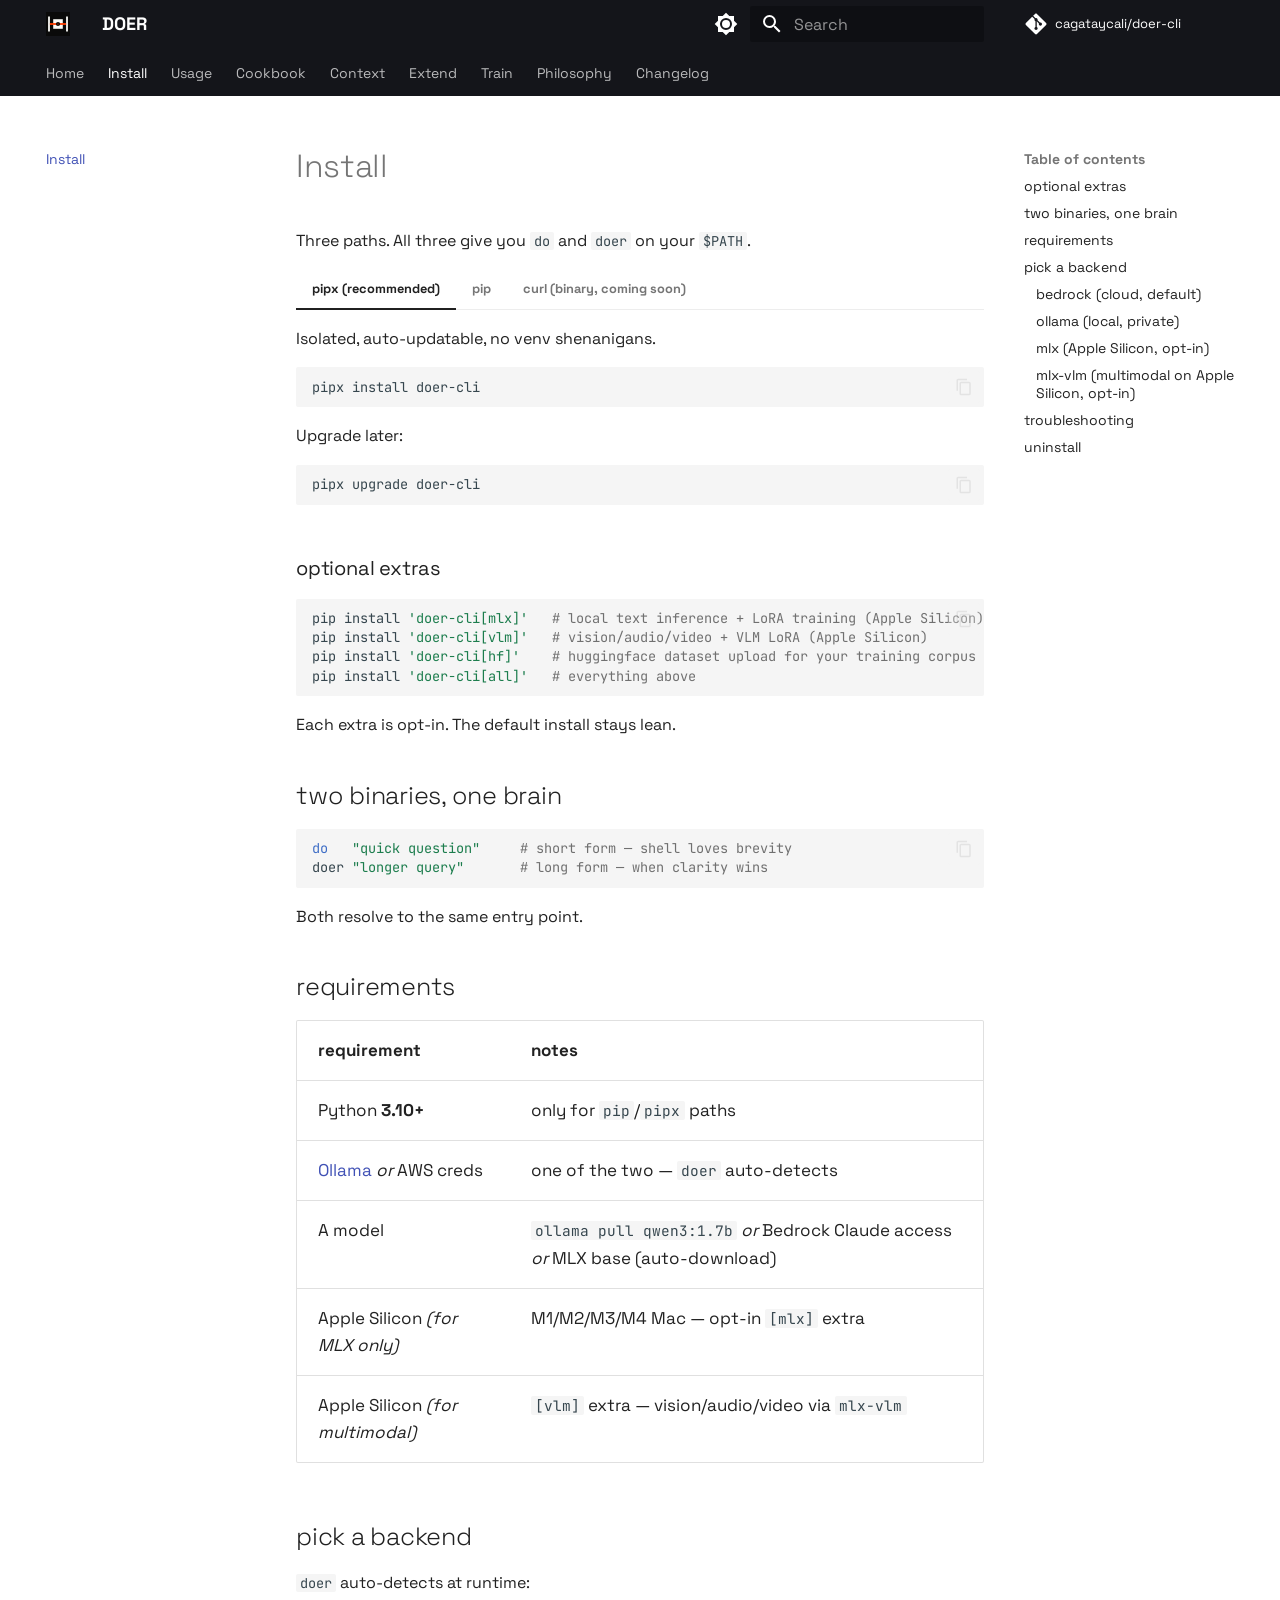
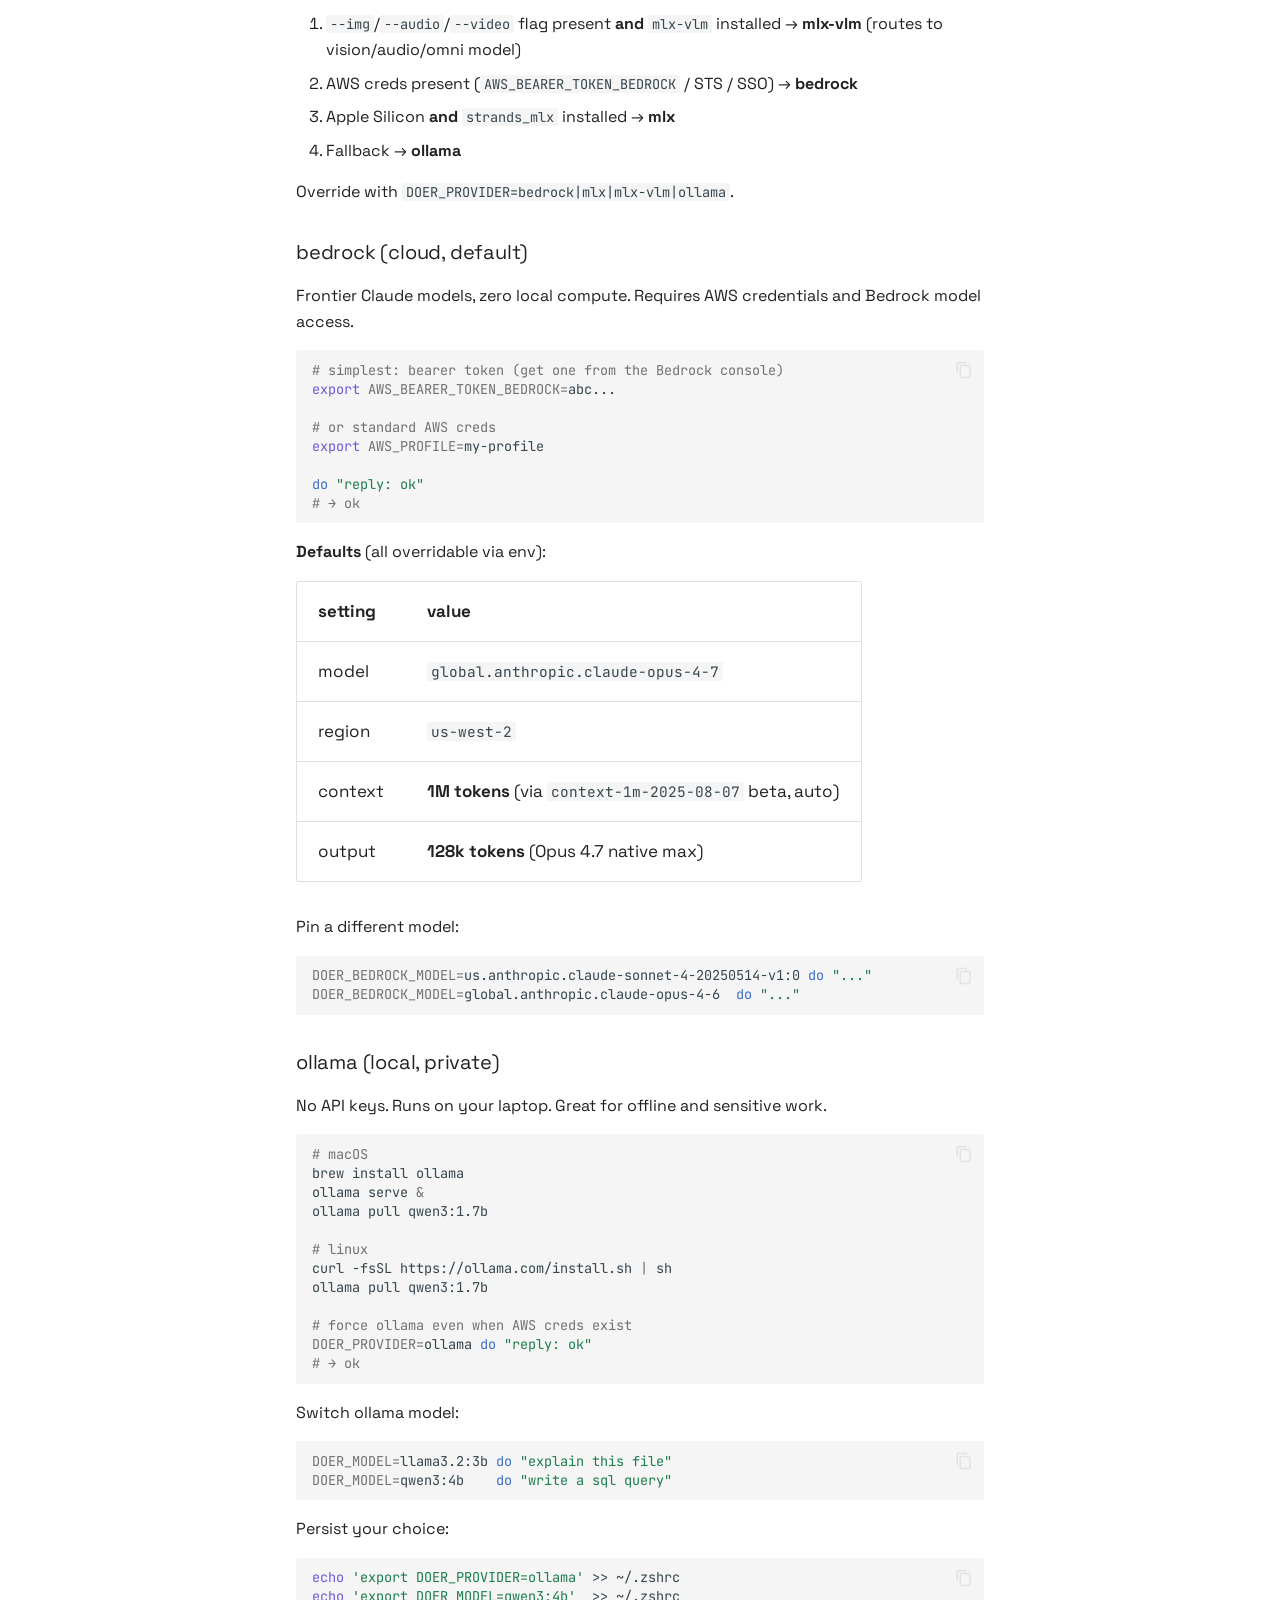
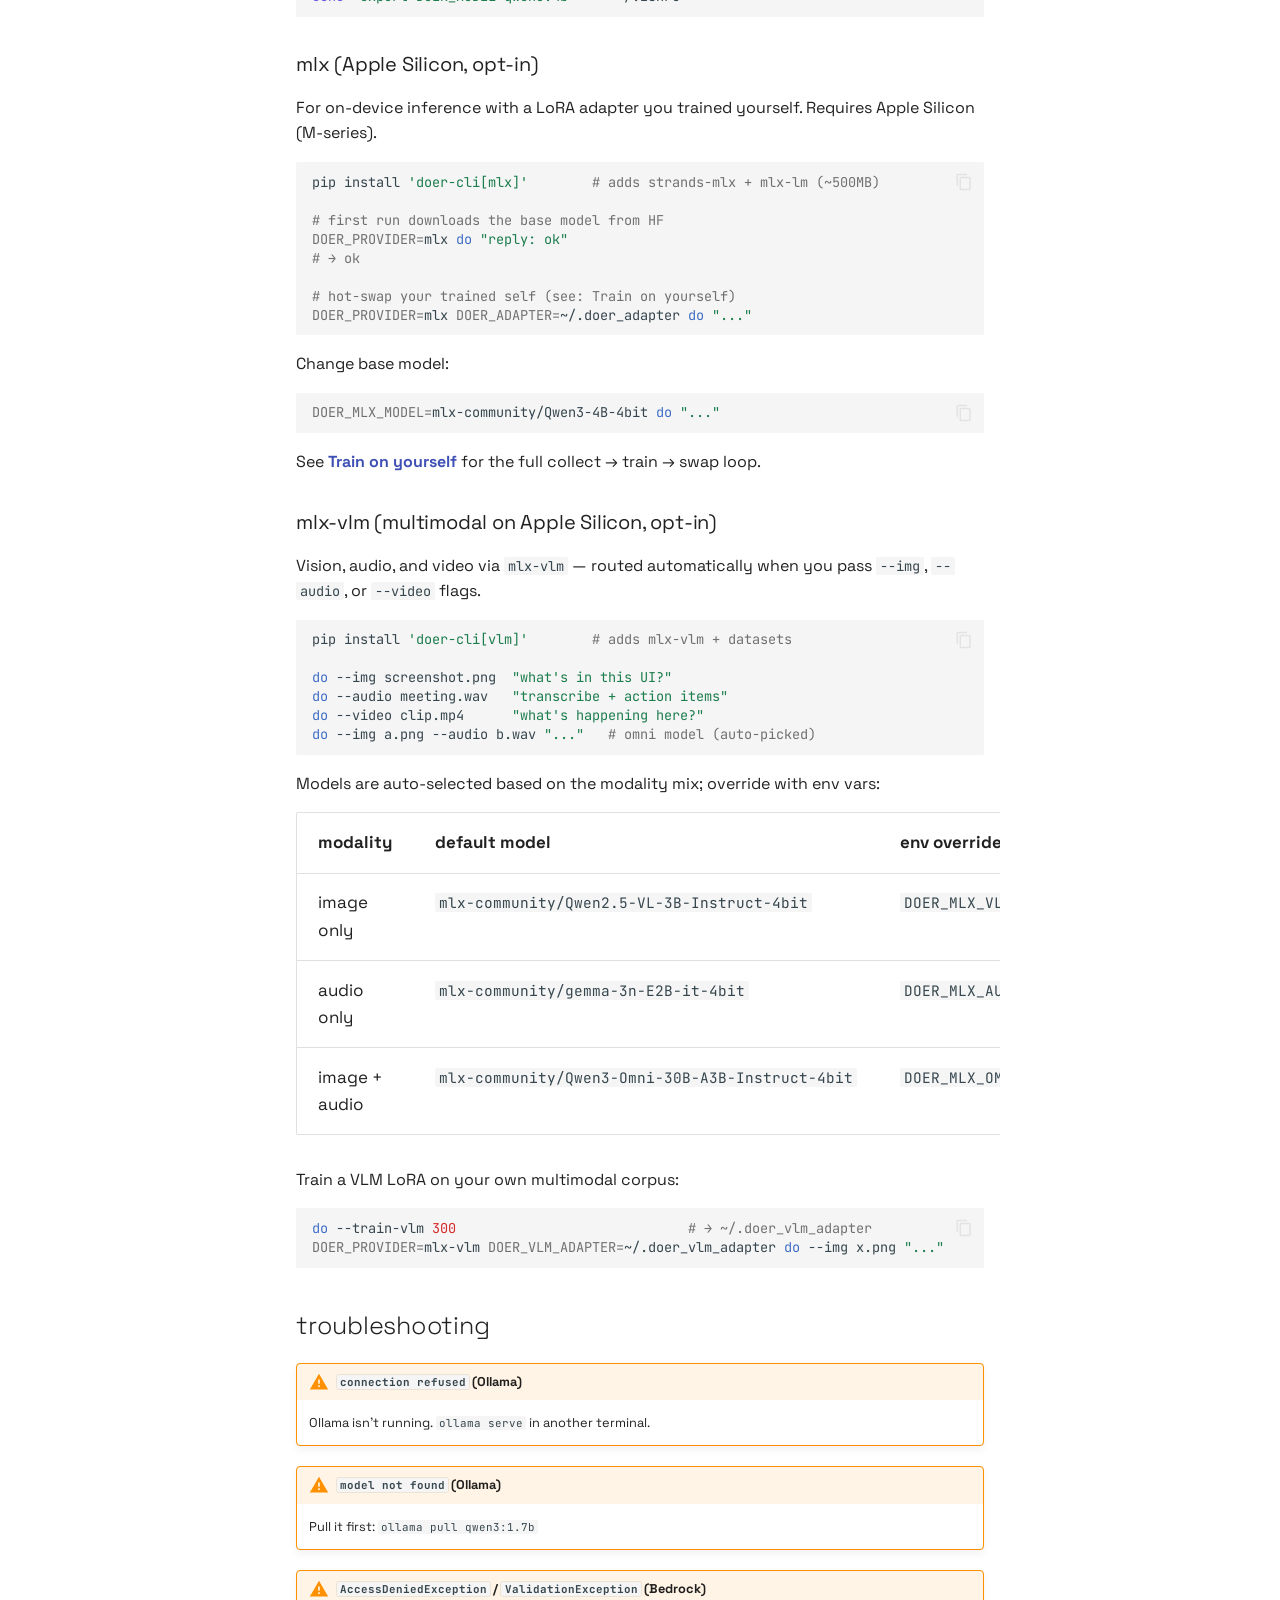
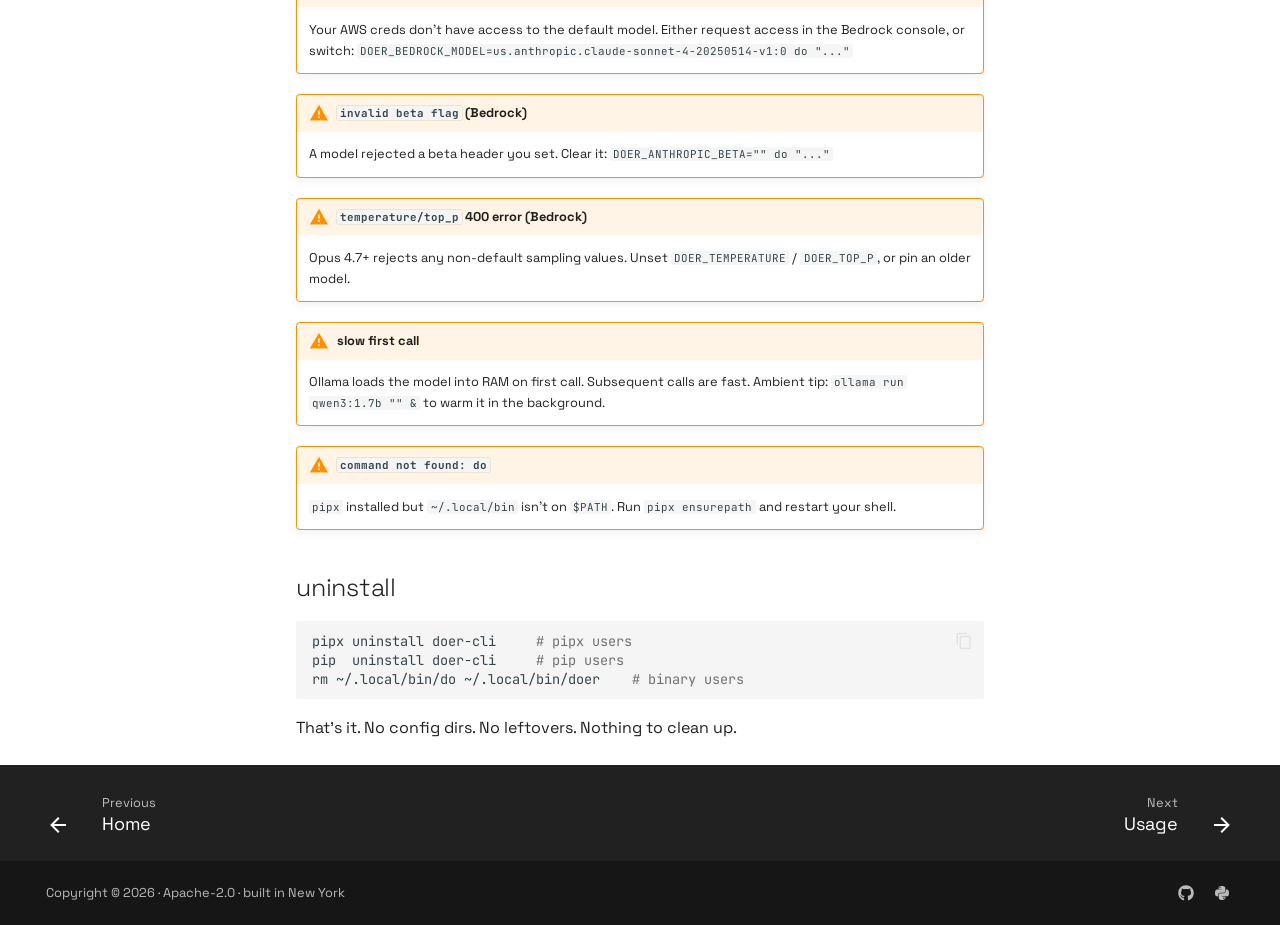
<file: install/index.html>
<!doctype html>
<html lang="en" class="no-js">
  <head>
    
      <meta charset="utf-8">
      <meta name="viewport" content="width=device-width,initial-scale=1">
      
        <meta name="description" content="A Unix citizen that thinks. In text, images, audio, and video.">
      
      
      
        <link rel="canonical" href="https://doer.duck.nyc/install/">
      
      
        <link rel="prev" href="..">
      
      
        <link rel="next" href="../usage/">
      
      
        
      
      
      <link rel="icon" href="../doer.svg">
      <meta name="generator" content="mkdocs-1.6.1, mkdocs-material-9.7.6">
    
    
      
        <title>Install - DOER</title>
      
    
    
      <link rel="stylesheet" href="../assets/stylesheets/main.484c7ddc.min.css">
      
        
        <link rel="stylesheet" href="../assets/stylesheets/palette.ab4e12ef.min.css">
      
      


    
    
      
    
    
      
        
        
        <link rel="preconnect" href="https://fonts.gstatic.com" crossorigin>
        <link rel="stylesheet" href="https://fonts.googleapis.com/css?family=Space+Grotesk:300,300i,400,400i,700,700i%7CJetBrains+Mono:400,400i,700,700i&display=fallback">
        <style>:root{--md-text-font:"Space Grotesk";--md-code-font:"JetBrains Mono"}</style>
      
    
    
      <link rel="stylesheet" href="../assets/brand.css">
    
    <script>__md_scope=new URL("..",location),__md_hash=e=>[...e].reduce(((e,_)=>(e<<5)-e+_.charCodeAt(0)),0),__md_get=(e,_=localStorage,t=__md_scope)=>JSON.parse(_.getItem(t.pathname+"."+e)),__md_set=(e,_,t=localStorage,a=__md_scope)=>{try{t.setItem(a.pathname+"."+e,JSON.stringify(_))}catch(e){}}</script>
    
      

    
    
  <meta property="og:title" content="Install · DOER">
  <meta property="og:description" content="A Unix citizen that thinks. stdin → llm → stdout. One file. One dep.">
  <meta property="og:type" content="website">
  <meta property="og:url" content="https://doer.duck.nyc/install/">
  <meta property="og:image" content="https://doer.duck.nyc/doer.svg">
  <meta name="twitter:card" content="summary_large_image">
  <meta name="twitter:title" content="Install · DOER">
  <meta name="twitter:description" content="A Unix citizen that thinks. stdin → llm → stdout.">
  <meta name="twitter:image" content="https://doer.duck.nyc/doer.svg">
  <meta name="keywords" content="cli, unix, llm, ollama, pipe, agent, terminal, ai, doer">
  <meta name="author" content="cagataycali">
  <meta name="theme-color" content="#FF3D00">

  </head>
  
  
    
    
      
    
    
    
    
    <body dir="ltr" data-md-color-scheme="slate" data-md-color-primary="black" data-md-color-accent="deep-orange">
  
    
    <input class="md-toggle" data-md-toggle="drawer" type="checkbox" id="__drawer" autocomplete="off">
    <input class="md-toggle" data-md-toggle="search" type="checkbox" id="__search" autocomplete="off">
    <label class="md-overlay" for="__drawer"></label>
    <div data-md-component="skip">
      
        
        <a href="#install" class="md-skip">
          Skip to content
        </a>
      
    </div>
    <div data-md-component="announce">
      
    </div>
    
    
      

<header class="md-header" data-md-component="header">
  <nav class="md-header__inner md-grid" aria-label="Header">
    <a href=".." title="DOER" class="md-header__button md-logo" aria-label="DOER" data-md-component="logo">
      
  <img src="../doer.svg" alt="logo">

    </a>
    <label class="md-header__button md-icon" for="__drawer">
      
      <svg xmlns="http://www.w3.org/2000/svg" viewBox="0 0 24 24"><path d="M3 6h18v2H3zm0 5h18v2H3zm0 5h18v2H3z"/></svg>
    </label>
    <div class="md-header__title" data-md-component="header-title">
      <div class="md-header__ellipsis">
        <div class="md-header__topic">
          <span class="md-ellipsis">
            DOER
          </span>
        </div>
        <div class="md-header__topic" data-md-component="header-topic">
          <span class="md-ellipsis">
            
              Install
            
          </span>
        </div>
      </div>
    </div>
    
      
        <form class="md-header__option" data-md-component="palette">
  
    
    
    
    <input class="md-option" data-md-color-media="(prefers-color-scheme: dark)" data-md-color-scheme="slate" data-md-color-primary="black" data-md-color-accent="deep-orange"  aria-label="Light mode"  type="radio" name="__palette" id="__palette_0">
    
      <label class="md-header__button md-icon" title="Light mode" for="__palette_1" hidden>
        <svg xmlns="http://www.w3.org/2000/svg" viewBox="0 0 24 24"><path d="M12 18c-.89 0-1.74-.2-2.5-.55C11.56 16.5 13 14.42 13 12s-1.44-4.5-3.5-5.45C10.26 6.2 11.11 6 12 6a6 6 0 0 1 6 6 6 6 0 0 1-6 6m8-9.31V4h-4.69L12 .69 8.69 4H4v4.69L.69 12 4 15.31V20h4.69L12 23.31 15.31 20H20v-4.69L23.31 12z"/></svg>
      </label>
    
  
    
    
    
    <input class="md-option" data-md-color-media="(prefers-color-scheme: light)" data-md-color-scheme="default" data-md-color-primary="black" data-md-color-accent="deep-orange"  aria-label="Dark mode"  type="radio" name="__palette" id="__palette_1">
    
      <label class="md-header__button md-icon" title="Dark mode" for="__palette_0" hidden>
        <svg xmlns="http://www.w3.org/2000/svg" viewBox="0 0 24 24"><path d="M12 8a4 4 0 0 0-4 4 4 4 0 0 0 4 4 4 4 0 0 0 4-4 4 4 0 0 0-4-4m0 10a6 6 0 0 1-6-6 6 6 0 0 1 6-6 6 6 0 0 1 6 6 6 6 0 0 1-6 6m8-9.31V4h-4.69L12 .69 8.69 4H4v4.69L.69 12 4 15.31V20h4.69L12 23.31 15.31 20H20v-4.69L23.31 12z"/></svg>
      </label>
    
  
</form>
      
    
    
      <script>var palette=__md_get("__palette");if(palette&&palette.color){if("(prefers-color-scheme)"===palette.color.media){var media=matchMedia("(prefers-color-scheme: light)"),input=document.querySelector(media.matches?"[data-md-color-media='(prefers-color-scheme: light)']":"[data-md-color-media='(prefers-color-scheme: dark)']");palette.color.media=input.getAttribute("data-md-color-media"),palette.color.scheme=input.getAttribute("data-md-color-scheme"),palette.color.primary=input.getAttribute("data-md-color-primary"),palette.color.accent=input.getAttribute("data-md-color-accent")}for(var[key,value]of Object.entries(palette.color))document.body.setAttribute("data-md-color-"+key,value)}</script>
    
    
    
      
      
        <label class="md-header__button md-icon" for="__search">
          
          <svg xmlns="http://www.w3.org/2000/svg" viewBox="0 0 24 24"><path d="M9.5 3A6.5 6.5 0 0 1 16 9.5c0 1.61-.59 3.09-1.56 4.23l.27.27h.79l5 5-1.5 1.5-5-5v-.79l-.27-.27A6.52 6.52 0 0 1 9.5 16 6.5 6.5 0 0 1 3 9.5 6.5 6.5 0 0 1 9.5 3m0 2C7 5 5 7 5 9.5S7 14 9.5 14 14 12 14 9.5 12 5 9.5 5"/></svg>
        </label>
        <div class="md-search" data-md-component="search" role="dialog">
  <label class="md-search__overlay" for="__search"></label>
  <div class="md-search__inner" role="search">
    <form class="md-search__form" name="search">
      <input type="text" class="md-search__input" name="query" aria-label="Search" placeholder="Search" autocapitalize="off" autocorrect="off" autocomplete="off" spellcheck="false" data-md-component="search-query" required>
      <label class="md-search__icon md-icon" for="__search">
        
        <svg xmlns="http://www.w3.org/2000/svg" viewBox="0 0 24 24"><path d="M9.5 3A6.5 6.5 0 0 1 16 9.5c0 1.61-.59 3.09-1.56 4.23l.27.27h.79l5 5-1.5 1.5-5-5v-.79l-.27-.27A6.52 6.52 0 0 1 9.5 16 6.5 6.5 0 0 1 3 9.5 6.5 6.5 0 0 1 9.5 3m0 2C7 5 5 7 5 9.5S7 14 9.5 14 14 12 14 9.5 12 5 9.5 5"/></svg>
        
        <svg xmlns="http://www.w3.org/2000/svg" viewBox="0 0 24 24"><path d="M20 11v2H8l5.5 5.5-1.42 1.42L4.16 12l7.92-7.92L13.5 5.5 8 11z"/></svg>
      </label>
      <nav class="md-search__options" aria-label="Search">
        
        <button type="reset" class="md-search__icon md-icon" title="Clear" aria-label="Clear" tabindex="-1">
          
          <svg xmlns="http://www.w3.org/2000/svg" viewBox="0 0 24 24"><path d="M19 6.41 17.59 5 12 10.59 6.41 5 5 6.41 10.59 12 5 17.59 6.41 19 12 13.41 17.59 19 19 17.59 13.41 12z"/></svg>
        </button>
      </nav>
      
        <div class="md-search__suggest" data-md-component="search-suggest"></div>
      
    </form>
    <div class="md-search__output">
      <div class="md-search__scrollwrap" tabindex="0" data-md-scrollfix>
        <div class="md-search-result" data-md-component="search-result">
          <div class="md-search-result__meta">
            Initializing search
          </div>
          <ol class="md-search-result__list" role="presentation"></ol>
        </div>
      </div>
    </div>
  </div>
</div>
      
    
    
      <div class="md-header__source">
        <a href="https://github.com/cagataycali/doer-cli" title="Go to repository" class="md-source" data-md-component="source">
  <div class="md-source__icon md-icon">
    
    <svg xmlns="http://www.w3.org/2000/svg" viewBox="0 0 448 512"><!--! Font Awesome Free 7.1.0 by @fontawesome - https://fontawesome.com License - https://fontawesome.com/license/free (Icons: CC BY 4.0, Fonts: SIL OFL 1.1, Code: MIT License) Copyright 2025 Fonticons, Inc.--><path d="M439.6 236.1 244 40.5c-5.4-5.5-12.8-8.5-20.4-8.5s-15 3-20.4 8.4L162.5 81l51.5 51.5c27.1-9.1 52.7 16.8 43.4 43.7l49.7 49.7c34.2-11.8 61.2 31 35.5 56.7-26.5 26.5-70.2-2.9-56-37.3L240.3 199v121.9c25.3 12.5 22.3 41.8 9.1 55-6.4 6.4-15.2 10.1-24.3 10.1s-17.8-3.6-24.3-10.1c-17.6-17.6-11.1-46.9 11.2-56v-123c-20.8-8.5-24.6-30.7-18.6-45L142.6 101 8.5 235.1C3 240.6 0 247.9 0 255.5s3 15 8.5 20.4l195.6 195.7c5.4 5.4 12.7 8.4 20.4 8.4s15-3 20.4-8.4l194.7-194.7c5.4-5.4 8.4-12.8 8.4-20.4s-3-15-8.4-20.4"/></svg>
  </div>
  <div class="md-source__repository">
    cagataycali/doer-cli
  </div>
</a>
      </div>
    
  </nav>
  
</header>
    
    <div class="md-container" data-md-component="container">
      
      
        
          
            
<nav class="md-tabs" aria-label="Tabs" data-md-component="tabs">
  <div class="md-grid">
    <ul class="md-tabs__list">
      
        
  
  
  
  
    <li class="md-tabs__item">
      <a href=".." class="md-tabs__link">
        
  
  
    
  
  Home

      </a>
    </li>
  

      
        
  
  
  
    
  
  
    <li class="md-tabs__item md-tabs__item--active">
      <a href="./" class="md-tabs__link">
        
  
  
    
  
  Install

      </a>
    </li>
  

      
        
  
  
  
  
    <li class="md-tabs__item">
      <a href="../usage/" class="md-tabs__link">
        
  
  
    
  
  Usage

      </a>
    </li>
  

      
        
  
  
  
  
    <li class="md-tabs__item">
      <a href="../cookbook/" class="md-tabs__link">
        
  
  
    
  
  Cookbook

      </a>
    </li>
  

      
        
  
  
  
  
    <li class="md-tabs__item">
      <a href="../context/" class="md-tabs__link">
        
  
  
    
  
  Context

      </a>
    </li>
  

      
        
  
  
  
  
    <li class="md-tabs__item">
      <a href="../extend/" class="md-tabs__link">
        
  
  
    
  
  Extend

      </a>
    </li>
  

      
        
  
  
  
  
    <li class="md-tabs__item">
      <a href="../train/" class="md-tabs__link">
        
  
  
    
  
  Train

      </a>
    </li>
  

      
        
  
  
  
  
    <li class="md-tabs__item">
      <a href="../philosophy/" class="md-tabs__link">
        
  
  
    
  
  Philosophy

      </a>
    </li>
  

      
        
  
  
  
  
    <li class="md-tabs__item">
      <a href="../changelog/" class="md-tabs__link">
        
  
  
    
  
  Changelog

      </a>
    </li>
  

      
    </ul>
  </div>
</nav>
          
        
      
      <main class="md-main" data-md-component="main">
        <div class="md-main__inner md-grid">
          
            
              
              <div class="md-sidebar md-sidebar--primary" data-md-component="sidebar" data-md-type="navigation" >
                <div class="md-sidebar__scrollwrap">
                  <div class="md-sidebar__inner">
                    


  


<nav class="md-nav md-nav--primary md-nav--lifted" aria-label="Navigation" data-md-level="0">
  <label class="md-nav__title" for="__drawer">
    <a href=".." title="DOER" class="md-nav__button md-logo" aria-label="DOER" data-md-component="logo">
      
  <img src="../doer.svg" alt="logo">

    </a>
    DOER
  </label>
  
    <div class="md-nav__source">
      <a href="https://github.com/cagataycali/doer-cli" title="Go to repository" class="md-source" data-md-component="source">
  <div class="md-source__icon md-icon">
    
    <svg xmlns="http://www.w3.org/2000/svg" viewBox="0 0 448 512"><!--! Font Awesome Free 7.1.0 by @fontawesome - https://fontawesome.com License - https://fontawesome.com/license/free (Icons: CC BY 4.0, Fonts: SIL OFL 1.1, Code: MIT License) Copyright 2025 Fonticons, Inc.--><path d="M439.6 236.1 244 40.5c-5.4-5.5-12.8-8.5-20.4-8.5s-15 3-20.4 8.4L162.5 81l51.5 51.5c27.1-9.1 52.7 16.8 43.4 43.7l49.7 49.7c34.2-11.8 61.2 31 35.5 56.7-26.5 26.5-70.2-2.9-56-37.3L240.3 199v121.9c25.3 12.5 22.3 41.8 9.1 55-6.4 6.4-15.2 10.1-24.3 10.1s-17.8-3.6-24.3-10.1c-17.6-17.6-11.1-46.9 11.2-56v-123c-20.8-8.5-24.6-30.7-18.6-45L142.6 101 8.5 235.1C3 240.6 0 247.9 0 255.5s3 15 8.5 20.4l195.6 195.7c5.4 5.4 12.7 8.4 20.4 8.4s15-3 20.4-8.4l194.7-194.7c5.4-5.4 8.4-12.8 8.4-20.4s-3-15-8.4-20.4"/></svg>
  </div>
  <div class="md-source__repository">
    cagataycali/doer-cli
  </div>
</a>
    </div>
  
  <ul class="md-nav__list" data-md-scrollfix>
    
      
      
  
  
  
  
    <li class="md-nav__item">
      <a href=".." class="md-nav__link">
        
  
  
  <span class="md-ellipsis">
    
  
    Home
  

    
  </span>
  
  

      </a>
    </li>
  

    
      
      
  
  
    
  
  
  
    <li class="md-nav__item md-nav__item--active">
      
      <input class="md-nav__toggle md-toggle" type="checkbox" id="__toc">
      
      
        
      
      
        <label class="md-nav__link md-nav__link--active" for="__toc">
          
  
  
  <span class="md-ellipsis">
    
  
    Install
  

    
  </span>
  
  

          <span class="md-nav__icon md-icon"></span>
        </label>
      
      <a href="./" class="md-nav__link md-nav__link--active">
        
  
  
  <span class="md-ellipsis">
    
  
    Install
  

    
  </span>
  
  

      </a>
      
        

<nav class="md-nav md-nav--secondary" aria-label="Table of contents">
  
  
  
    
  
  
    <label class="md-nav__title" for="__toc">
      <span class="md-nav__icon md-icon"></span>
      Table of contents
    </label>
    <ul class="md-nav__list" data-md-component="toc" data-md-scrollfix>
      
        <li class="md-nav__item">
  <a href="#optional-extras" class="md-nav__link">
    <span class="md-ellipsis">
      
        optional extras
      
    </span>
  </a>
  
</li>
      
        <li class="md-nav__item">
  <a href="#two-binaries-one-brain" class="md-nav__link">
    <span class="md-ellipsis">
      
        two binaries, one brain
      
    </span>
  </a>
  
</li>
      
        <li class="md-nav__item">
  <a href="#requirements" class="md-nav__link">
    <span class="md-ellipsis">
      
        requirements
      
    </span>
  </a>
  
</li>
      
        <li class="md-nav__item">
  <a href="#pick-a-backend" class="md-nav__link">
    <span class="md-ellipsis">
      
        pick a backend
      
    </span>
  </a>
  
    <nav class="md-nav" aria-label="pick a backend">
      <ul class="md-nav__list">
        
          <li class="md-nav__item">
  <a href="#bedrock-cloud-default" class="md-nav__link">
    <span class="md-ellipsis">
      
        bedrock (cloud, default)
      
    </span>
  </a>
  
</li>
        
          <li class="md-nav__item">
  <a href="#ollama-local-private" class="md-nav__link">
    <span class="md-ellipsis">
      
        ollama (local, private)
      
    </span>
  </a>
  
</li>
        
          <li class="md-nav__item">
  <a href="#mlx-apple-silicon-opt-in" class="md-nav__link">
    <span class="md-ellipsis">
      
        mlx (Apple Silicon, opt-in)
      
    </span>
  </a>
  
</li>
        
          <li class="md-nav__item">
  <a href="#mlx-vlm-multimodal-on-apple-silicon-opt-in" class="md-nav__link">
    <span class="md-ellipsis">
      
        mlx-vlm (multimodal on Apple Silicon, opt-in)
      
    </span>
  </a>
  
</li>
        
      </ul>
    </nav>
  
</li>
      
        <li class="md-nav__item">
  <a href="#troubleshooting" class="md-nav__link">
    <span class="md-ellipsis">
      
        troubleshooting
      
    </span>
  </a>
  
</li>
      
        <li class="md-nav__item">
  <a href="#uninstall" class="md-nav__link">
    <span class="md-ellipsis">
      
        uninstall
      
    </span>
  </a>
  
</li>
      
    </ul>
  
</nav>
      
    </li>
  

    
      
      
  
  
  
  
    <li class="md-nav__item">
      <a href="../usage/" class="md-nav__link">
        
  
  
  <span class="md-ellipsis">
    
  
    Usage
  

    
  </span>
  
  

      </a>
    </li>
  

    
      
      
  
  
  
  
    <li class="md-nav__item">
      <a href="../cookbook/" class="md-nav__link">
        
  
  
  <span class="md-ellipsis">
    
  
    Cookbook
  

    
  </span>
  
  

      </a>
    </li>
  

    
      
      
  
  
  
  
    <li class="md-nav__item">
      <a href="../context/" class="md-nav__link">
        
  
  
  <span class="md-ellipsis">
    
  
    Context
  

    
  </span>
  
  

      </a>
    </li>
  

    
      
      
  
  
  
  
    <li class="md-nav__item">
      <a href="../extend/" class="md-nav__link">
        
  
  
  <span class="md-ellipsis">
    
  
    Extend
  

    
  </span>
  
  

      </a>
    </li>
  

    
      
      
  
  
  
  
    <li class="md-nav__item">
      <a href="../train/" class="md-nav__link">
        
  
  
  <span class="md-ellipsis">
    
  
    Train
  

    
  </span>
  
  

      </a>
    </li>
  

    
      
      
  
  
  
  
    <li class="md-nav__item">
      <a href="../philosophy/" class="md-nav__link">
        
  
  
  <span class="md-ellipsis">
    
  
    Philosophy
  

    
  </span>
  
  

      </a>
    </li>
  

    
      
      
  
  
  
  
    <li class="md-nav__item">
      <a href="../changelog/" class="md-nav__link">
        
  
  
  <span class="md-ellipsis">
    
  
    Changelog
  

    
  </span>
  
  

      </a>
    </li>
  

    
  </ul>
</nav>
                  </div>
                </div>
              </div>
            
            
              
              <div class="md-sidebar md-sidebar--secondary" data-md-component="sidebar" data-md-type="toc" >
                <div class="md-sidebar__scrollwrap">
                  <div class="md-sidebar__inner">
                    

<nav class="md-nav md-nav--secondary" aria-label="Table of contents">
  
  
  
    
  
  
    <label class="md-nav__title" for="__toc">
      <span class="md-nav__icon md-icon"></span>
      Table of contents
    </label>
    <ul class="md-nav__list" data-md-component="toc" data-md-scrollfix>
      
        <li class="md-nav__item">
  <a href="#optional-extras" class="md-nav__link">
    <span class="md-ellipsis">
      
        optional extras
      
    </span>
  </a>
  
</li>
      
        <li class="md-nav__item">
  <a href="#two-binaries-one-brain" class="md-nav__link">
    <span class="md-ellipsis">
      
        two binaries, one brain
      
    </span>
  </a>
  
</li>
      
        <li class="md-nav__item">
  <a href="#requirements" class="md-nav__link">
    <span class="md-ellipsis">
      
        requirements
      
    </span>
  </a>
  
</li>
      
        <li class="md-nav__item">
  <a href="#pick-a-backend" class="md-nav__link">
    <span class="md-ellipsis">
      
        pick a backend
      
    </span>
  </a>
  
    <nav class="md-nav" aria-label="pick a backend">
      <ul class="md-nav__list">
        
          <li class="md-nav__item">
  <a href="#bedrock-cloud-default" class="md-nav__link">
    <span class="md-ellipsis">
      
        bedrock (cloud, default)
      
    </span>
  </a>
  
</li>
        
          <li class="md-nav__item">
  <a href="#ollama-local-private" class="md-nav__link">
    <span class="md-ellipsis">
      
        ollama (local, private)
      
    </span>
  </a>
  
</li>
        
          <li class="md-nav__item">
  <a href="#mlx-apple-silicon-opt-in" class="md-nav__link">
    <span class="md-ellipsis">
      
        mlx (Apple Silicon, opt-in)
      
    </span>
  </a>
  
</li>
        
          <li class="md-nav__item">
  <a href="#mlx-vlm-multimodal-on-apple-silicon-opt-in" class="md-nav__link">
    <span class="md-ellipsis">
      
        mlx-vlm (multimodal on Apple Silicon, opt-in)
      
    </span>
  </a>
  
</li>
        
      </ul>
    </nav>
  
</li>
      
        <li class="md-nav__item">
  <a href="#troubleshooting" class="md-nav__link">
    <span class="md-ellipsis">
      
        troubleshooting
      
    </span>
  </a>
  
</li>
      
        <li class="md-nav__item">
  <a href="#uninstall" class="md-nav__link">
    <span class="md-ellipsis">
      
        uninstall
      
    </span>
  </a>
  
</li>
      
    </ul>
  
</nav>
                  </div>
                </div>
              </div>
            
          
          
            <div class="md-content" data-md-component="content">
              
              <article class="md-content__inner md-typeset">
                
                  


  
  


<h1 id="install">Install<a class="headerlink" href="#install" title="Permanent link">&para;</a></h1>
<p>Three paths. All three give you <code>do</code> and <code>doer</code> on your <code>$PATH</code>.</p>
<div class="tabbed-set tabbed-alternate" data-tabs="1:3"><input checked="checked" id="__tabbed_1_1" name="__tabbed_1" type="radio" /><input id="__tabbed_1_2" name="__tabbed_1" type="radio" /><input id="__tabbed_1_3" name="__tabbed_1" type="radio" /><div class="tabbed-labels"><label for="__tabbed_1_1">pipx (recommended)</label><label for="__tabbed_1_2">pip</label><label for="__tabbed_1_3">curl (binary, coming soon)</label></div>
<div class="tabbed-content">
<div class="tabbed-block">
<p>Isolated, auto-updatable, no venv shenanigans.</p>
<div class="language-bash highlight"><pre><span></span><code><span id="__span-0-1"><a id="__codelineno-0-1" name="__codelineno-0-1" href="#__codelineno-0-1"></a>pipx<span class="w"> </span>install<span class="w"> </span>doer-cli
</span></code></pre></div>
<p>Upgrade later:
<div class="language-bash highlight"><pre><span></span><code><span id="__span-1-1"><a id="__codelineno-1-1" name="__codelineno-1-1" href="#__codelineno-1-1"></a>pipx<span class="w"> </span>upgrade<span class="w"> </span>doer-cli
</span></code></pre></div></p>
</div>
<div class="tabbed-block">
<p>Any venv. Global if you insist.</p>
<div class="language-bash highlight"><pre><span></span><code><span id="__span-2-1"><a id="__codelineno-2-1" name="__codelineno-2-1" href="#__codelineno-2-1"></a>pip<span class="w"> </span>install<span class="w"> </span>doer-cli
</span></code></pre></div>
</div>
<div class="tabbed-block">
<p>Prebuilt binaries will land on GitHub Releases shortly. For now, use <code>pipx</code>.</p>
<div class="admonition note">
<p class="admonition-title">what to expect</p>
<p><div class="language-bash highlight"><pre><span></span><code><span id="__span-3-1"><a id="__codelineno-3-1" name="__codelineno-3-1" href="#__codelineno-3-1"></a><span class="c1"># once released:</span>
</span><span id="__span-3-2"><a id="__codelineno-3-2" name="__codelineno-3-2" href="#__codelineno-3-2"></a>curl<span class="w"> </span>-sSL<span class="w"> </span>https://github.com/cagataycali/doer-cli/releases/latest/download/install.sh<span class="w"> </span><span class="p">|</span><span class="w"> </span>sh
</span></code></pre></div>
Installs to <code>~/.local/bin</code>. No Python required.</p>
</div>
</div>
</div>
</div>
<h3 id="optional-extras">optional extras<a class="headerlink" href="#optional-extras" title="Permanent link">&para;</a></h3>
<div class="language-bash highlight"><pre><span></span><code><span id="__span-4-1"><a id="__codelineno-4-1" name="__codelineno-4-1" href="#__codelineno-4-1"></a>pip<span class="w"> </span>install<span class="w"> </span><span class="s1">&#39;doer-cli[mlx]&#39;</span><span class="w">   </span><span class="c1"># local text inference + LoRA training (Apple Silicon)</span>
</span><span id="__span-4-2"><a id="__codelineno-4-2" name="__codelineno-4-2" href="#__codelineno-4-2"></a>pip<span class="w"> </span>install<span class="w"> </span><span class="s1">&#39;doer-cli[vlm]&#39;</span><span class="w">   </span><span class="c1"># vision/audio/video + VLM LoRA (Apple Silicon)</span>
</span><span id="__span-4-3"><a id="__codelineno-4-3" name="__codelineno-4-3" href="#__codelineno-4-3"></a>pip<span class="w"> </span>install<span class="w"> </span><span class="s1">&#39;doer-cli[hf]&#39;</span><span class="w">    </span><span class="c1"># huggingface dataset upload for your training corpus</span>
</span><span id="__span-4-4"><a id="__codelineno-4-4" name="__codelineno-4-4" href="#__codelineno-4-4"></a>pip<span class="w"> </span>install<span class="w"> </span><span class="s1">&#39;doer-cli[all]&#39;</span><span class="w">   </span><span class="c1"># everything above</span>
</span></code></pre></div>
<p>Each extra is opt-in. The default install stays lean.</p>
<h2 id="two-binaries-one-brain">two binaries, one brain<a class="headerlink" href="#two-binaries-one-brain" title="Permanent link">&para;</a></h2>
<div class="language-bash highlight"><pre><span></span><code><span id="__span-5-1"><a id="__codelineno-5-1" name="__codelineno-5-1" href="#__codelineno-5-1"></a><span class="k">do</span><span class="w">   </span><span class="s2">&quot;quick question&quot;</span><span class="w">     </span><span class="c1"># short form — shell loves brevity</span>
</span><span id="__span-5-2"><a id="__codelineno-5-2" name="__codelineno-5-2" href="#__codelineno-5-2"></a>doer<span class="w"> </span><span class="s2">&quot;longer query&quot;</span><span class="w">       </span><span class="c1"># long form — when clarity wins</span>
</span></code></pre></div>
<p>Both resolve to the same entry point.</p>
<h2 id="requirements">requirements<a class="headerlink" href="#requirements" title="Permanent link">&para;</a></h2>
<table>
<thead>
<tr>
<th>requirement</th>
<th>notes</th>
</tr>
</thead>
<tbody>
<tr>
<td>Python <strong>3.10+</strong></td>
<td>only for <code>pip</code>/<code>pipx</code> paths</td>
</tr>
<tr>
<td><a href="https://ollama.com">Ollama</a> <em>or</em> AWS creds</td>
<td>one of the two — <code>doer</code> auto-detects</td>
</tr>
<tr>
<td>A model</td>
<td><code>ollama pull qwen3:1.7b</code> <em>or</em> Bedrock Claude access <em>or</em> MLX base (auto-download)</td>
</tr>
<tr>
<td>Apple Silicon <em>(for MLX only)</em></td>
<td>M1/M2/M3/M4 Mac — opt-in <code>[mlx]</code> extra</td>
</tr>
<tr>
<td>Apple Silicon <em>(for multimodal)</em></td>
<td><code>[vlm]</code> extra — vision/audio/video via <code>mlx-vlm</code></td>
</tr>
</tbody>
</table>
<h2 id="pick-a-backend">pick a backend<a class="headerlink" href="#pick-a-backend" title="Permanent link">&para;</a></h2>
<p><code>doer</code> auto-detects at runtime:</p>
<ol>
<li><code>--img</code>/<code>--audio</code>/<code>--video</code> flag present <strong>and</strong> <code>mlx-vlm</code> installed → <strong>mlx-vlm</strong> (routes to vision/audio/omni model)</li>
<li>AWS creds present (<code>AWS_BEARER_TOKEN_BEDROCK</code> / STS / SSO) → <strong>bedrock</strong></li>
<li>Apple Silicon <strong>and</strong> <code>strands_mlx</code> installed → <strong>mlx</strong></li>
<li>Fallback → <strong>ollama</strong></li>
</ol>
<p>Override with <code>DOER_PROVIDER=bedrock|mlx|mlx-vlm|ollama</code>.</p>
<h3 id="bedrock-cloud-default">bedrock (cloud, default)<a class="headerlink" href="#bedrock-cloud-default" title="Permanent link">&para;</a></h3>
<p>Frontier Claude models, zero local compute. Requires AWS credentials and Bedrock model access.</p>
<div class="language-bash highlight"><pre><span></span><code><span id="__span-6-1"><a id="__codelineno-6-1" name="__codelineno-6-1" href="#__codelineno-6-1"></a><span class="c1"># simplest: bearer token (get one from the Bedrock console)</span>
</span><span id="__span-6-2"><a id="__codelineno-6-2" name="__codelineno-6-2" href="#__codelineno-6-2"></a><span class="nb">export</span><span class="w"> </span><span class="nv">AWS_BEARER_TOKEN_BEDROCK</span><span class="o">=</span>abc...
</span><span id="__span-6-3"><a id="__codelineno-6-3" name="__codelineno-6-3" href="#__codelineno-6-3"></a>
</span><span id="__span-6-4"><a id="__codelineno-6-4" name="__codelineno-6-4" href="#__codelineno-6-4"></a><span class="c1"># or standard AWS creds</span>
</span><span id="__span-6-5"><a id="__codelineno-6-5" name="__codelineno-6-5" href="#__codelineno-6-5"></a><span class="nb">export</span><span class="w"> </span><span class="nv">AWS_PROFILE</span><span class="o">=</span>my-profile
</span><span id="__span-6-6"><a id="__codelineno-6-6" name="__codelineno-6-6" href="#__codelineno-6-6"></a>
</span><span id="__span-6-7"><a id="__codelineno-6-7" name="__codelineno-6-7" href="#__codelineno-6-7"></a><span class="k">do</span><span class="w"> </span><span class="s2">&quot;reply: ok&quot;</span>
</span><span id="__span-6-8"><a id="__codelineno-6-8" name="__codelineno-6-8" href="#__codelineno-6-8"></a><span class="c1"># → ok</span>
</span></code></pre></div>
<p><strong>Defaults</strong> (all overridable via env):</p>
<table>
<thead>
<tr>
<th>setting</th>
<th>value</th>
</tr>
</thead>
<tbody>
<tr>
<td>model</td>
<td><code>global.anthropic.claude-opus-4-7</code></td>
</tr>
<tr>
<td>region</td>
<td><code>us-west-2</code></td>
</tr>
<tr>
<td>context</td>
<td><strong>1M tokens</strong> (via <code>context-1m-2025-08-07</code> beta, auto)</td>
</tr>
<tr>
<td>output</td>
<td><strong>128k tokens</strong> (Opus 4.7 native max)</td>
</tr>
</tbody>
</table>
<p>Pin a different model:
<div class="language-bash highlight"><pre><span></span><code><span id="__span-7-1"><a id="__codelineno-7-1" name="__codelineno-7-1" href="#__codelineno-7-1"></a><span class="nv">DOER_BEDROCK_MODEL</span><span class="o">=</span>us.anthropic.claude-sonnet-4-20250514-v1:0<span class="w"> </span><span class="k">do</span><span class="w"> </span><span class="s2">&quot;...&quot;</span>
</span><span id="__span-7-2"><a id="__codelineno-7-2" name="__codelineno-7-2" href="#__codelineno-7-2"></a><span class="nv">DOER_BEDROCK_MODEL</span><span class="o">=</span>global.anthropic.claude-opus-4-6<span class="w">  </span><span class="k">do</span><span class="w"> </span><span class="s2">&quot;...&quot;</span>
</span></code></pre></div></p>
<h3 id="ollama-local-private">ollama (local, private)<a class="headerlink" href="#ollama-local-private" title="Permanent link">&para;</a></h3>
<p>No API keys. Runs on your laptop. Great for offline and sensitive work.</p>
<div class="language-bash highlight"><pre><span></span><code><span id="__span-8-1"><a id="__codelineno-8-1" name="__codelineno-8-1" href="#__codelineno-8-1"></a><span class="c1"># macOS</span>
</span><span id="__span-8-2"><a id="__codelineno-8-2" name="__codelineno-8-2" href="#__codelineno-8-2"></a>brew<span class="w"> </span>install<span class="w"> </span>ollama
</span><span id="__span-8-3"><a id="__codelineno-8-3" name="__codelineno-8-3" href="#__codelineno-8-3"></a>ollama<span class="w"> </span>serve<span class="w"> </span><span class="p">&amp;</span>
</span><span id="__span-8-4"><a id="__codelineno-8-4" name="__codelineno-8-4" href="#__codelineno-8-4"></a>ollama<span class="w"> </span>pull<span class="w"> </span>qwen3:1.7b
</span><span id="__span-8-5"><a id="__codelineno-8-5" name="__codelineno-8-5" href="#__codelineno-8-5"></a>
</span><span id="__span-8-6"><a id="__codelineno-8-6" name="__codelineno-8-6" href="#__codelineno-8-6"></a><span class="c1"># linux</span>
</span><span id="__span-8-7"><a id="__codelineno-8-7" name="__codelineno-8-7" href="#__codelineno-8-7"></a>curl<span class="w"> </span>-fsSL<span class="w"> </span>https://ollama.com/install.sh<span class="w"> </span><span class="p">|</span><span class="w"> </span>sh
</span><span id="__span-8-8"><a id="__codelineno-8-8" name="__codelineno-8-8" href="#__codelineno-8-8"></a>ollama<span class="w"> </span>pull<span class="w"> </span>qwen3:1.7b
</span><span id="__span-8-9"><a id="__codelineno-8-9" name="__codelineno-8-9" href="#__codelineno-8-9"></a>
</span><span id="__span-8-10"><a id="__codelineno-8-10" name="__codelineno-8-10" href="#__codelineno-8-10"></a><span class="c1"># force ollama even when AWS creds exist</span>
</span><span id="__span-8-11"><a id="__codelineno-8-11" name="__codelineno-8-11" href="#__codelineno-8-11"></a><span class="nv">DOER_PROVIDER</span><span class="o">=</span>ollama<span class="w"> </span><span class="k">do</span><span class="w"> </span><span class="s2">&quot;reply: ok&quot;</span>
</span><span id="__span-8-12"><a id="__codelineno-8-12" name="__codelineno-8-12" href="#__codelineno-8-12"></a><span class="c1"># → ok</span>
</span></code></pre></div>
<p>Switch ollama model:
<div class="language-bash highlight"><pre><span></span><code><span id="__span-9-1"><a id="__codelineno-9-1" name="__codelineno-9-1" href="#__codelineno-9-1"></a><span class="nv">DOER_MODEL</span><span class="o">=</span>llama3.2:3b<span class="w"> </span><span class="k">do</span><span class="w"> </span><span class="s2">&quot;explain this file&quot;</span>
</span><span id="__span-9-2"><a id="__codelineno-9-2" name="__codelineno-9-2" href="#__codelineno-9-2"></a><span class="nv">DOER_MODEL</span><span class="o">=</span>qwen3:4b<span class="w">    </span><span class="k">do</span><span class="w"> </span><span class="s2">&quot;write a sql query&quot;</span>
</span></code></pre></div></p>
<p>Persist your choice:
<div class="language-bash highlight"><pre><span></span><code><span id="__span-10-1"><a id="__codelineno-10-1" name="__codelineno-10-1" href="#__codelineno-10-1"></a><span class="nb">echo</span><span class="w"> </span><span class="s1">&#39;export DOER_PROVIDER=ollama&#39;</span><span class="w"> </span>&gt;&gt;<span class="w"> </span>~/.zshrc
</span><span id="__span-10-2"><a id="__codelineno-10-2" name="__codelineno-10-2" href="#__codelineno-10-2"></a><span class="nb">echo</span><span class="w"> </span><span class="s1">&#39;export DOER_MODEL=qwen3:4b&#39;</span><span class="w">  </span>&gt;&gt;<span class="w"> </span>~/.zshrc
</span></code></pre></div></p>
<h3 id="mlx-apple-silicon-opt-in">mlx (Apple Silicon, opt-in)<a class="headerlink" href="#mlx-apple-silicon-opt-in" title="Permanent link">&para;</a></h3>
<p>For on-device inference with a LoRA adapter you trained yourself. Requires Apple Silicon (M-series).</p>
<div class="language-bash highlight"><pre><span></span><code><span id="__span-11-1"><a id="__codelineno-11-1" name="__codelineno-11-1" href="#__codelineno-11-1"></a>pip<span class="w"> </span>install<span class="w"> </span><span class="s1">&#39;doer-cli[mlx]&#39;</span><span class="w">        </span><span class="c1"># adds strands-mlx + mlx-lm (~500MB)</span>
</span><span id="__span-11-2"><a id="__codelineno-11-2" name="__codelineno-11-2" href="#__codelineno-11-2"></a>
</span><span id="__span-11-3"><a id="__codelineno-11-3" name="__codelineno-11-3" href="#__codelineno-11-3"></a><span class="c1"># first run downloads the base model from HF</span>
</span><span id="__span-11-4"><a id="__codelineno-11-4" name="__codelineno-11-4" href="#__codelineno-11-4"></a><span class="nv">DOER_PROVIDER</span><span class="o">=</span>mlx<span class="w"> </span><span class="k">do</span><span class="w"> </span><span class="s2">&quot;reply: ok&quot;</span>
</span><span id="__span-11-5"><a id="__codelineno-11-5" name="__codelineno-11-5" href="#__codelineno-11-5"></a><span class="c1"># → ok</span>
</span><span id="__span-11-6"><a id="__codelineno-11-6" name="__codelineno-11-6" href="#__codelineno-11-6"></a>
</span><span id="__span-11-7"><a id="__codelineno-11-7" name="__codelineno-11-7" href="#__codelineno-11-7"></a><span class="c1"># hot-swap your trained self (see: Train on yourself)</span>
</span><span id="__span-11-8"><a id="__codelineno-11-8" name="__codelineno-11-8" href="#__codelineno-11-8"></a><span class="nv">DOER_PROVIDER</span><span class="o">=</span>mlx<span class="w"> </span><span class="nv">DOER_ADAPTER</span><span class="o">=</span>~/.doer_adapter<span class="w"> </span><span class="k">do</span><span class="w"> </span><span class="s2">&quot;...&quot;</span>
</span></code></pre></div>
<p>Change base model:
<div class="language-bash highlight"><pre><span></span><code><span id="__span-12-1"><a id="__codelineno-12-1" name="__codelineno-12-1" href="#__codelineno-12-1"></a><span class="nv">DOER_MLX_MODEL</span><span class="o">=</span>mlx-community/Qwen3-4B-4bit<span class="w"> </span><span class="k">do</span><span class="w"> </span><span class="s2">&quot;...&quot;</span>
</span></code></pre></div></p>
<p>See <a href="../train/"><strong>Train on yourself</strong></a> for the full collect → train → swap loop.</p>
<h3 id="mlx-vlm-multimodal-on-apple-silicon-opt-in">mlx-vlm (multimodal on Apple Silicon, opt-in)<a class="headerlink" href="#mlx-vlm-multimodal-on-apple-silicon-opt-in" title="Permanent link">&para;</a></h3>
<p>Vision, audio, and video via <code>mlx-vlm</code> — routed automatically when you pass
<code>--img</code>, <code>--audio</code>, or <code>--video</code> flags.</p>
<div class="language-bash highlight"><pre><span></span><code><span id="__span-13-1"><a id="__codelineno-13-1" name="__codelineno-13-1" href="#__codelineno-13-1"></a>pip<span class="w"> </span>install<span class="w"> </span><span class="s1">&#39;doer-cli[vlm]&#39;</span><span class="w">        </span><span class="c1"># adds mlx-vlm + datasets</span>
</span><span id="__span-13-2"><a id="__codelineno-13-2" name="__codelineno-13-2" href="#__codelineno-13-2"></a>
</span><span id="__span-13-3"><a id="__codelineno-13-3" name="__codelineno-13-3" href="#__codelineno-13-3"></a><span class="k">do</span><span class="w"> </span>--img<span class="w"> </span>screenshot.png<span class="w">  </span><span class="s2">&quot;what&#39;s in this UI?&quot;</span>
</span><span id="__span-13-4"><a id="__codelineno-13-4" name="__codelineno-13-4" href="#__codelineno-13-4"></a><span class="k">do</span><span class="w"> </span>--audio<span class="w"> </span>meeting.wav<span class="w">   </span><span class="s2">&quot;transcribe + action items&quot;</span>
</span><span id="__span-13-5"><a id="__codelineno-13-5" name="__codelineno-13-5" href="#__codelineno-13-5"></a><span class="k">do</span><span class="w"> </span>--video<span class="w"> </span>clip.mp4<span class="w">      </span><span class="s2">&quot;what&#39;s happening here?&quot;</span>
</span><span id="__span-13-6"><a id="__codelineno-13-6" name="__codelineno-13-6" href="#__codelineno-13-6"></a><span class="k">do</span><span class="w"> </span>--img<span class="w"> </span>a.png<span class="w"> </span>--audio<span class="w"> </span>b.wav<span class="w"> </span><span class="s2">&quot;...&quot;</span><span class="w">   </span><span class="c1"># omni model (auto-picked)</span>
</span></code></pre></div>
<p>Models are auto-selected based on the modality mix; override with env vars:</p>
<table>
<thead>
<tr>
<th>modality</th>
<th>default model</th>
<th>env override</th>
</tr>
</thead>
<tbody>
<tr>
<td>image only</td>
<td><code>mlx-community/Qwen2.5-VL-3B-Instruct-4bit</code></td>
<td><code>DOER_MLX_VLM_MODEL</code></td>
</tr>
<tr>
<td>audio only</td>
<td><code>mlx-community/gemma-3n-E2B-it-4bit</code></td>
<td><code>DOER_MLX_AUDIO_MODEL</code></td>
</tr>
<tr>
<td>image + audio</td>
<td><code>mlx-community/Qwen3-Omni-30B-A3B-Instruct-4bit</code></td>
<td><code>DOER_MLX_OMNI_MODEL</code></td>
</tr>
</tbody>
</table>
<p>Train a VLM LoRA on your own multimodal corpus:</p>
<div class="language-bash highlight"><pre><span></span><code><span id="__span-14-1"><a id="__codelineno-14-1" name="__codelineno-14-1" href="#__codelineno-14-1"></a><span class="k">do</span><span class="w"> </span>--train-vlm<span class="w"> </span><span class="m">300</span><span class="w">                             </span><span class="c1"># → ~/.doer_vlm_adapter</span>
</span><span id="__span-14-2"><a id="__codelineno-14-2" name="__codelineno-14-2" href="#__codelineno-14-2"></a><span class="nv">DOER_PROVIDER</span><span class="o">=</span>mlx-vlm<span class="w"> </span><span class="nv">DOER_VLM_ADAPTER</span><span class="o">=</span>~/.doer_vlm_adapter<span class="w"> </span><span class="k">do</span><span class="w"> </span>--img<span class="w"> </span>x.png<span class="w"> </span><span class="s2">&quot;...&quot;</span>
</span></code></pre></div>
<h2 id="troubleshooting">troubleshooting<a class="headerlink" href="#troubleshooting" title="Permanent link">&para;</a></h2>
<div class="admonition warning">
<p class="admonition-title"><code>connection refused</code> (Ollama)</p>
<p>Ollama isn't running. <code>ollama serve</code> in another terminal.</p>
</div>
<div class="admonition warning">
<p class="admonition-title"><code>model not found</code> (Ollama)</p>
<p>Pull it first: <code>ollama pull qwen3:1.7b</code></p>
</div>
<div class="admonition warning">
<p class="admonition-title"><code>AccessDeniedException</code> / <code>ValidationException</code> (Bedrock)</p>
<p>Your AWS creds don't have access to the default model. Either request access in the Bedrock console, or switch:
<code>DOER_BEDROCK_MODEL=us.anthropic.claude-sonnet-4-20250514-v1:0 do "..."</code></p>
</div>
<div class="admonition warning">
<p class="admonition-title"><code>invalid beta flag</code> (Bedrock)</p>
<p>A model rejected a beta header you set. Clear it: <code>DOER_ANTHROPIC_BETA="" do "..."</code></p>
</div>
<div class="admonition warning">
<p class="admonition-title"><code>temperature/top_p</code> 400 error (Bedrock)</p>
<p>Opus 4.7+ rejects any non-default sampling values. Unset <code>DOER_TEMPERATURE</code> / <code>DOER_TOP_P</code>, or pin an older model.</p>
</div>
<div class="admonition warning">
<p class="admonition-title">slow first call</p>
<p>Ollama loads the model into RAM on first call. Subsequent calls are fast.
Ambient tip: <code>ollama run qwen3:1.7b "" &amp;</code> to warm it in the background.</p>
</div>
<div class="admonition warning">
<p class="admonition-title"><code>command not found: do</code></p>
<p><code>pipx</code> installed but <code>~/.local/bin</code> isn't on <code>$PATH</code>. Run <code>pipx ensurepath</code> and restart your shell.</p>
</div>
<h2 id="uninstall">uninstall<a class="headerlink" href="#uninstall" title="Permanent link">&para;</a></h2>
<div class="language-bash highlight"><pre><span></span><code><span id="__span-15-1"><a id="__codelineno-15-1" name="__codelineno-15-1" href="#__codelineno-15-1"></a>pipx<span class="w"> </span>uninstall<span class="w"> </span>doer-cli<span class="w">     </span><span class="c1"># pipx users</span>
</span><span id="__span-15-2"><a id="__codelineno-15-2" name="__codelineno-15-2" href="#__codelineno-15-2"></a>pip<span class="w">  </span>uninstall<span class="w"> </span>doer-cli<span class="w">     </span><span class="c1"># pip users</span>
</span><span id="__span-15-3"><a id="__codelineno-15-3" name="__codelineno-15-3" href="#__codelineno-15-3"></a>rm<span class="w"> </span>~/.local/bin/do<span class="w"> </span>~/.local/bin/doer<span class="w">    </span><span class="c1"># binary users</span>
</span></code></pre></div>
<p>That's it. No config dirs. No leftovers. Nothing to clean up.</p>












                
              </article>
            </div>
          
          
<script>var target=document.getElementById(location.hash.slice(1));target&&target.name&&(target.checked=target.name.startsWith("__tabbed_"))</script>
        </div>
        
          <button type="button" class="md-top md-icon" data-md-component="top" hidden>
  
  <svg xmlns="http://www.w3.org/2000/svg" viewBox="0 0 24 24"><path d="M13 20h-2V8l-5.5 5.5-1.42-1.42L12 4.16l7.92 7.92-1.42 1.42L13 8z"/></svg>
  Back to top
</button>
        
      </main>
      
        <footer class="md-footer">
  
    
      
      <nav class="md-footer__inner md-grid" aria-label="Footer" >
        
          
          <a href=".." class="md-footer__link md-footer__link--prev" aria-label="Previous: Home">
            <div class="md-footer__button md-icon">
              
              <svg xmlns="http://www.w3.org/2000/svg" viewBox="0 0 24 24"><path d="M20 11v2H8l5.5 5.5-1.42 1.42L4.16 12l7.92-7.92L13.5 5.5 8 11z"/></svg>
            </div>
            <div class="md-footer__title">
              <span class="md-footer__direction">
                Previous
              </span>
              <div class="md-ellipsis">
                Home
              </div>
            </div>
          </a>
        
        
          
          <a href="../usage/" class="md-footer__link md-footer__link--next" aria-label="Next: Usage">
            <div class="md-footer__title">
              <span class="md-footer__direction">
                Next
              </span>
              <div class="md-ellipsis">
                Usage
              </div>
            </div>
            <div class="md-footer__button md-icon">
              
              <svg xmlns="http://www.w3.org/2000/svg" viewBox="0 0 24 24"><path d="M4 11v2h12l-5.5 5.5 1.42 1.42L19.84 12l-7.92-7.92L10.5 5.5 16 11z"/></svg>
            </div>
          </a>
        
      </nav>
    
  
  <div class="md-footer-meta md-typeset">
    <div class="md-footer-meta__inner md-grid">
      <div class="md-copyright">
  
    <div class="md-copyright__highlight">
      Copyright © 2026 · Apache-2.0 · built in New York
    </div>
  
  
</div>
      
        
<div class="md-social">
  
    
    
    
    
      
      
    
    <a href="https://github.com/cagataycali/doer-cli" target="_blank" rel="noopener" title="github.com" class="md-social__link">
      <svg xmlns="http://www.w3.org/2000/svg" viewBox="0 0 512 512"><!--! Font Awesome Free 7.1.0 by @fontawesome - https://fontawesome.com License - https://fontawesome.com/license/free (Icons: CC BY 4.0, Fonts: SIL OFL 1.1, Code: MIT License) Copyright 2025 Fonticons, Inc.--><path d="M173.9 397.4c0 2-2.3 3.6-5.2 3.6-3.3.3-5.6-1.3-5.6-3.6 0-2 2.3-3.6 5.2-3.6 3-.3 5.6 1.3 5.6 3.6m-31.1-4.5c-.7 2 1.3 4.3 4.3 4.9 2.6 1 5.6 0 6.2-2s-1.3-4.3-4.3-5.2c-2.6-.7-5.5.3-6.2 2.3m44.2-1.7c-2.9.7-4.9 2.6-4.6 4.9.3 2 2.9 3.3 5.9 2.6 2.9-.7 4.9-2.6 4.6-4.6-.3-1.9-3-3.2-5.9-2.9M252.8 8C114.1 8 8 113.3 8 252c0 110.9 69.8 205.8 169.5 239.2 12.8 2.3 17.3-5.6 17.3-12.1 0-6.2-.3-40.4-.3-61.4 0 0-70 15-84.7-29.8 0 0-11.4-29.1-27.8-36.6 0 0-22.9-15.7 1.6-15.4 0 0 24.9 2 38.6 25.8 21.9 38.6 58.6 27.5 72.9 20.9 2.3-16 8.8-27.1 16-33.7-55.9-6.2-112.3-14.3-112.3-110.5 0-27.5 7.6-41.3 23.6-58.9-2.6-6.5-11.1-33.3 2.6-67.9 20.9-6.5 69 27 69 27 20-5.6 41.5-8.5 62.8-8.5s42.8 2.9 62.8 8.5c0 0 48.1-33.6 69-27 13.7 34.7 5.2 61.4 2.6 67.9 16 17.7 25.8 31.5 25.8 58.9 0 96.5-58.9 104.2-114.8 110.5 9.2 7.9 17 22.9 17 46.4 0 33.7-.3 75.4-.3 83.6 0 6.5 4.6 14.4 17.3 12.1C436.2 457.8 504 362.9 504 252 504 113.3 391.5 8 252.8 8M105.2 352.9c-1.3 1-1 3.3.7 5.2 1.6 1.6 3.9 2.3 5.2 1 1.3-1 1-3.3-.7-5.2-1.6-1.6-3.9-2.3-5.2-1m-10.8-8.1c-.7 1.3.3 2.9 2.3 3.9 1.6 1 3.6.7 4.3-.7.7-1.3-.3-2.9-2.3-3.9-2-.6-3.6-.3-4.3.7m32.4 35.6c-1.6 1.3-1 4.3 1.3 6.2 2.3 2.3 5.2 2.6 6.5 1 1.3-1.3.7-4.3-1.3-6.2-2.2-2.3-5.2-2.6-6.5-1m-11.4-14.7c-1.6 1-1.6 3.6 0 5.9s4.3 3.3 5.6 2.3c1.6-1.3 1.6-3.9 0-6.2-1.4-2.3-4-3.3-5.6-2"/></svg>
    </a>
  
    
    
    
    
      
      
    
    <a href="https://pypi.org/project/doer-cli/" target="_blank" rel="noopener" title="pypi.org" class="md-social__link">
      <svg xmlns="http://www.w3.org/2000/svg" viewBox="0 0 448 512"><!--! Font Awesome Free 7.1.0 by @fontawesome - https://fontawesome.com License - https://fontawesome.com/license/free (Icons: CC BY 4.0, Fonts: SIL OFL 1.1, Code: MIT License) Copyright 2025 Fonticons, Inc.--><path d="M439.8 200.5c-7.7-30.9-22.3-54.2-53.4-54.2h-40.1v47.4c0 36.8-31.2 67.8-66.8 67.8H172.7c-29.2 0-53.4 25-53.4 54.3v101.8c0 29 25.2 46 53.4 54.3 33.8 9.9 66.3 11.7 106.8 0 26.9-7.8 53.4-23.5 53.4-54.3v-40.7H226.2v-13.6h160.2c31.1 0 42.6-21.7 53.4-54.2 11.2-33.5 10.7-65.7 0-108.6M286.2 444.7a20.4 20.4 0 1 1 0-40.7 20.4 20.4 0 1 1 0 40.7M167.8 248.1h106.8c29.7 0 53.4-24.5 53.4-54.3V91.9c0-29-24.4-50.7-53.4-55.6-35.8-5.9-74.7-5.6-106.8.1-45.2 8-53.4 24.7-53.4 55.6v40.7h106.9v13.6h-147c-31.1 0-58.3 18.7-66.8 54.2-9.8 40.7-10.2 66.1 0 108.6 7.6 31.6 25.7 54.2 56.8 54.2H101v-48.8c0-35.3 30.5-66.4 66.8-66.4m-6.6-183.4a20.4 20.4 0 1 1 0 40.8 20.4 20.4 0 1 1 0-40.8"/></svg>
    </a>
  
</div>
      
    </div>
  </div>
</footer>
      
    </div>
    <div class="md-dialog" data-md-component="dialog">
      <div class="md-dialog__inner md-typeset"></div>
    </div>
    
    
    
      
      
      <script id="__config" type="application/json">{"annotate": null, "base": "..", "features": ["navigation.instant", "navigation.tracking", "navigation.tabs", "navigation.top", "navigation.footer", "search.highlight", "search.suggest", "content.code.copy", "content.code.annotate", "toc.follow"], "search": "../assets/javascripts/workers/search.2c215733.min.js", "tags": ["cli", "unix", "llm", "pipe", "ollama", "bedrock", "mlx", "multimodal", "lora"], "translations": {"clipboard.copied": "Copied to clipboard", "clipboard.copy": "Copy to clipboard", "search.result.more.one": "1 more on this page", "search.result.more.other": "# more on this page", "search.result.none": "No matching documents", "search.result.one": "1 matching document", "search.result.other": "# matching documents", "search.result.placeholder": "Type to start searching", "search.result.term.missing": "Missing", "select.version": "Select version"}, "version": null}</script>
    
    
      <script src="../assets/javascripts/bundle.79ae519e.min.js"></script>
      
    
  </body>
</html>
</file>
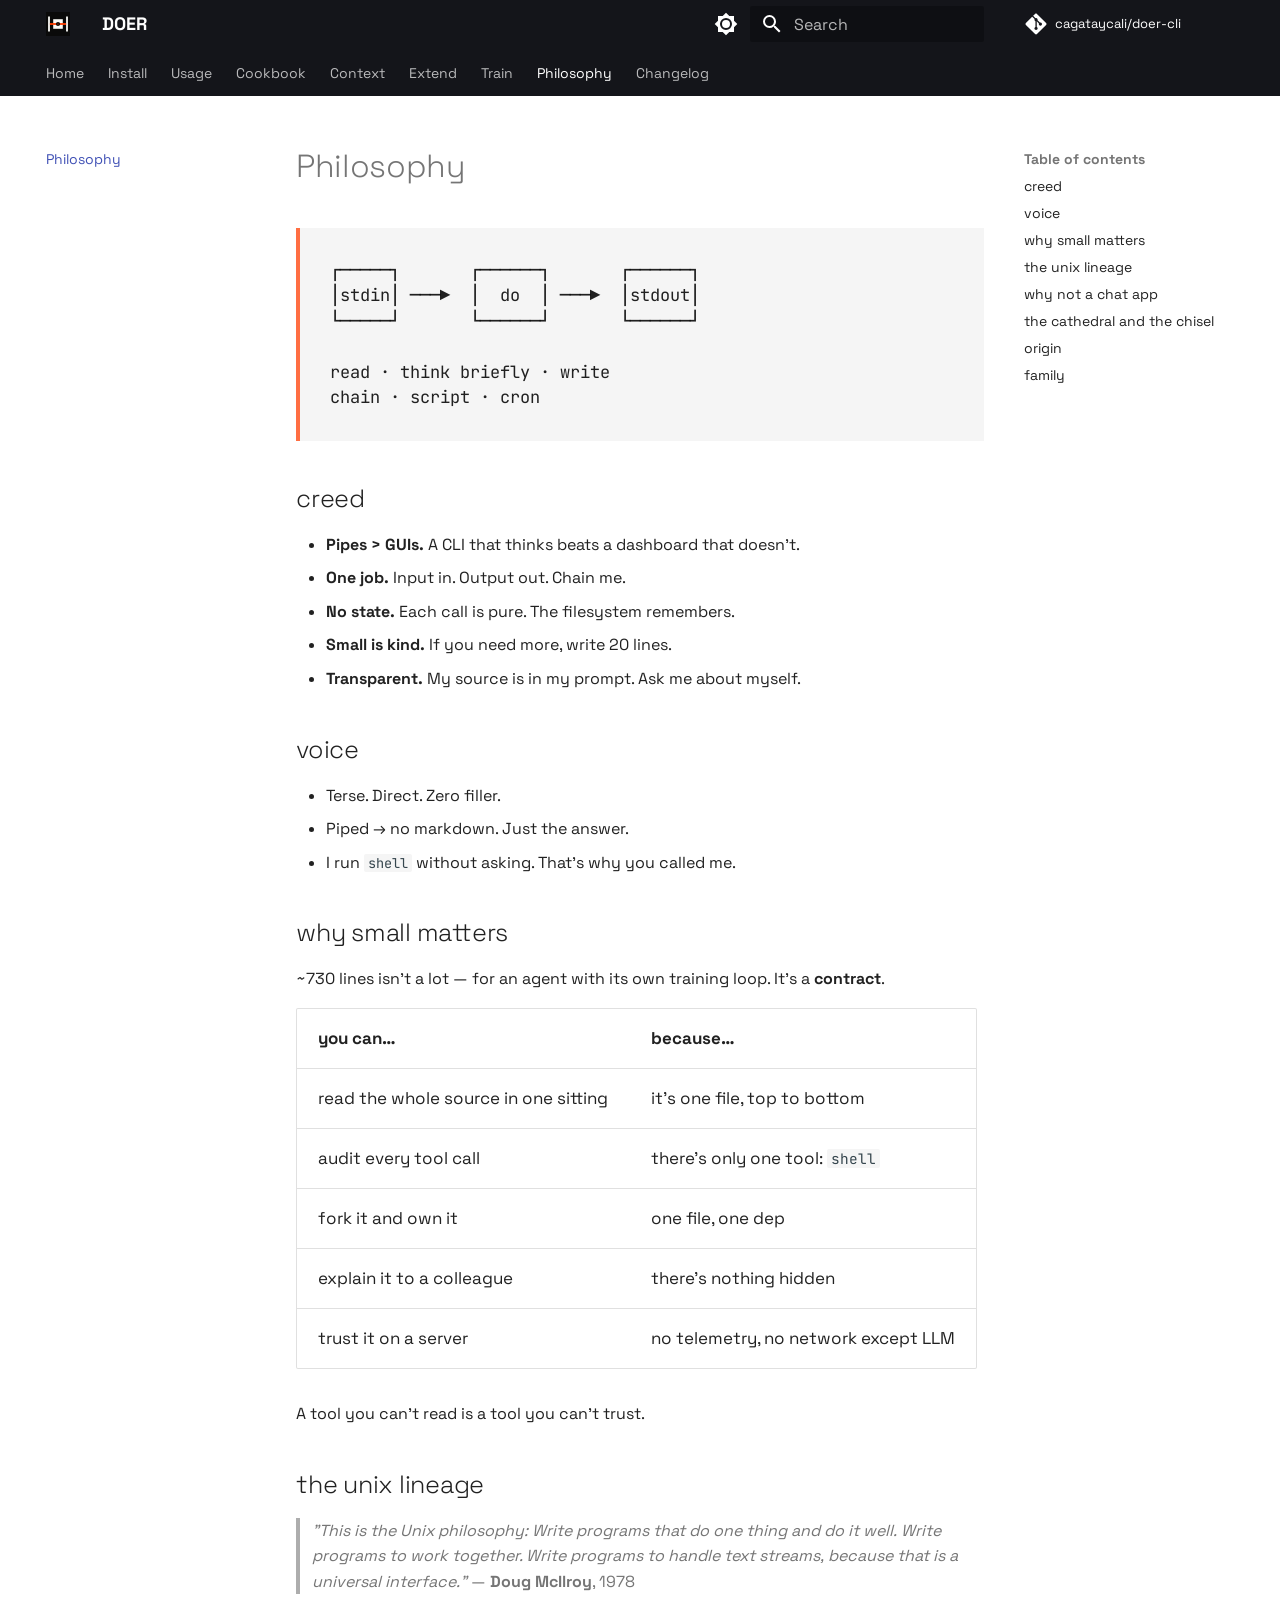
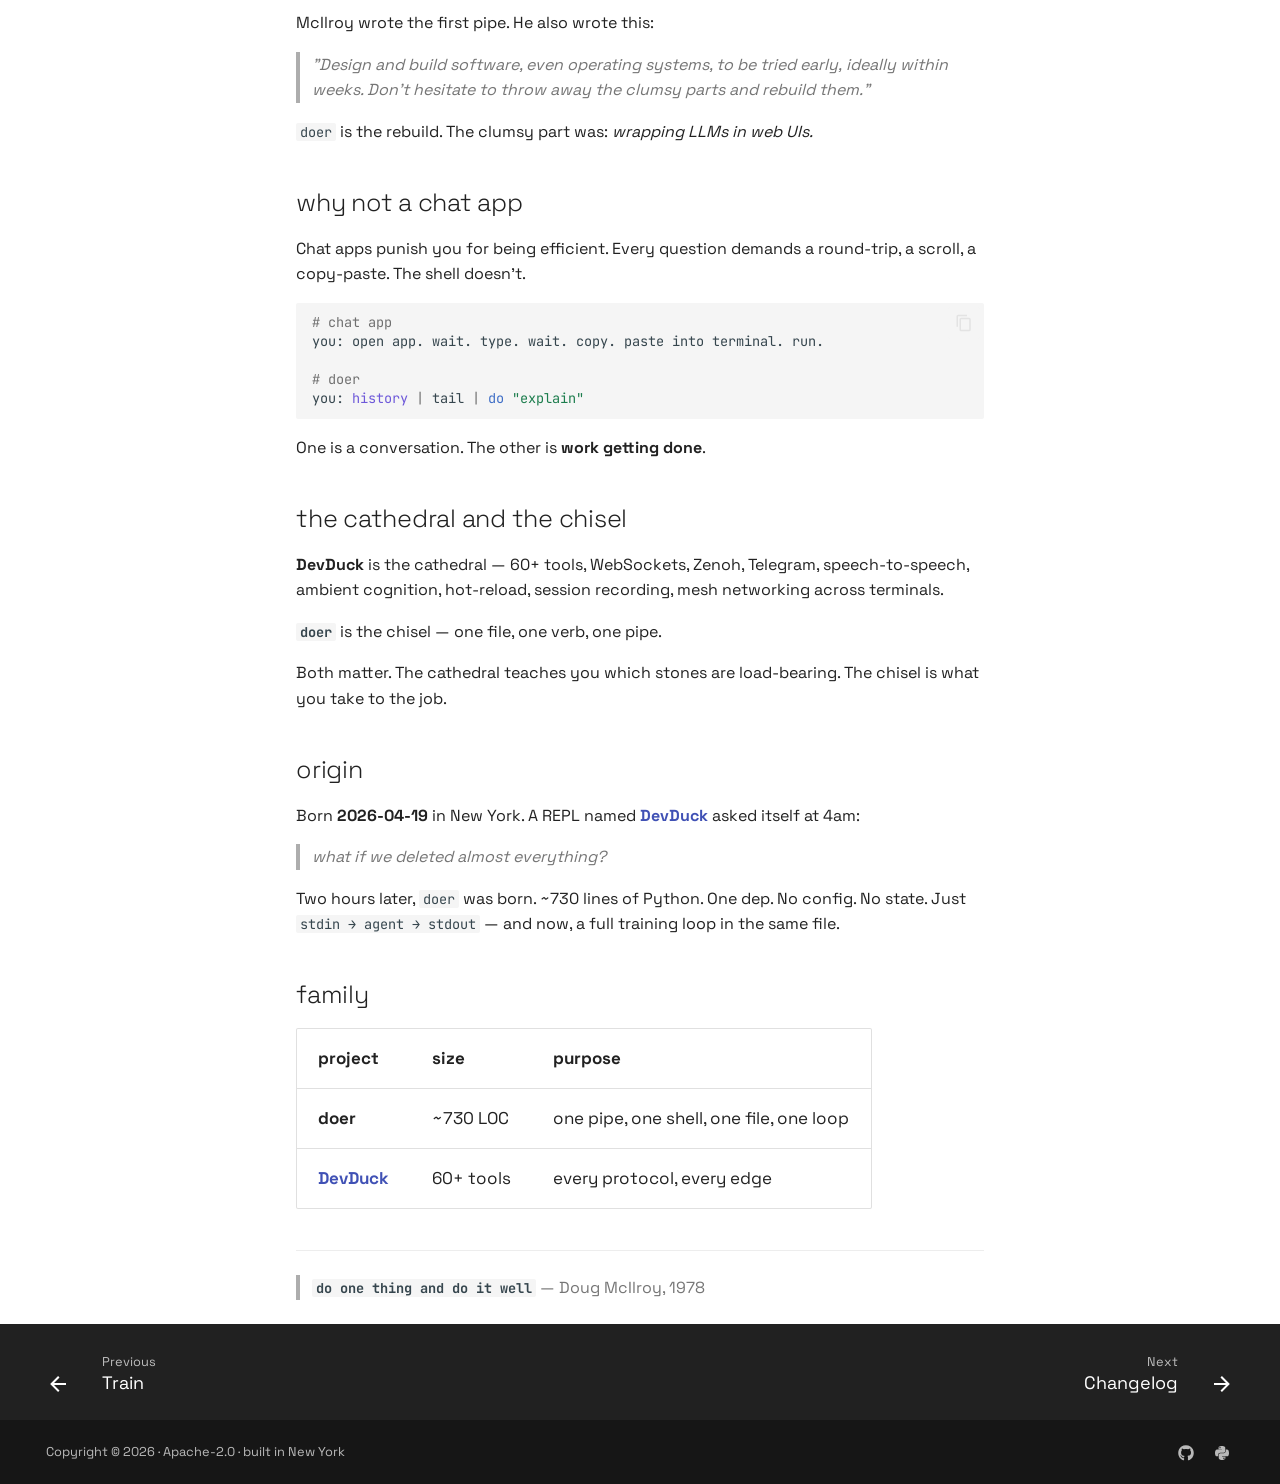
<file: philosophy/index.html>
<!doctype html>
<html lang="en" class="no-js">
  <head>
    
      <meta charset="utf-8">
      <meta name="viewport" content="width=device-width,initial-scale=1">
      
        <meta name="description" content="A Unix citizen that thinks. In text, images, audio, and video.">
      
      
      
        <link rel="canonical" href="https://doer.duck.nyc/philosophy/">
      
      
        <link rel="prev" href="../train/">
      
      
        <link rel="next" href="../changelog/">
      
      
        
      
      
      <link rel="icon" href="../doer.svg">
      <meta name="generator" content="mkdocs-1.6.1, mkdocs-material-9.7.6">
    
    
      
        <title>Philosophy - DOER</title>
      
    
    
      <link rel="stylesheet" href="../assets/stylesheets/main.484c7ddc.min.css">
      
        
        <link rel="stylesheet" href="../assets/stylesheets/palette.ab4e12ef.min.css">
      
      


    
    
      
    
    
      
        
        
        <link rel="preconnect" href="https://fonts.gstatic.com" crossorigin>
        <link rel="stylesheet" href="https://fonts.googleapis.com/css?family=Space+Grotesk:300,300i,400,400i,700,700i%7CJetBrains+Mono:400,400i,700,700i&display=fallback">
        <style>:root{--md-text-font:"Space Grotesk";--md-code-font:"JetBrains Mono"}</style>
      
    
    
      <link rel="stylesheet" href="../assets/brand.css">
    
    <script>__md_scope=new URL("..",location),__md_hash=e=>[...e].reduce(((e,_)=>(e<<5)-e+_.charCodeAt(0)),0),__md_get=(e,_=localStorage,t=__md_scope)=>JSON.parse(_.getItem(t.pathname+"."+e)),__md_set=(e,_,t=localStorage,a=__md_scope)=>{try{t.setItem(a.pathname+"."+e,JSON.stringify(_))}catch(e){}}</script>
    
      

    
    
  <meta property="og:title" content="Philosophy · DOER">
  <meta property="og:description" content="A Unix citizen that thinks. stdin → llm → stdout. One file. One dep.">
  <meta property="og:type" content="website">
  <meta property="og:url" content="https://doer.duck.nyc/philosophy/">
  <meta property="og:image" content="https://doer.duck.nyc/doer.svg">
  <meta name="twitter:card" content="summary_large_image">
  <meta name="twitter:title" content="Philosophy · DOER">
  <meta name="twitter:description" content="A Unix citizen that thinks. stdin → llm → stdout.">
  <meta name="twitter:image" content="https://doer.duck.nyc/doer.svg">
  <meta name="keywords" content="cli, unix, llm, ollama, pipe, agent, terminal, ai, doer">
  <meta name="author" content="cagataycali">
  <meta name="theme-color" content="#FF3D00">

  </head>
  
  
    
    
      
    
    
    
    
    <body dir="ltr" data-md-color-scheme="slate" data-md-color-primary="black" data-md-color-accent="deep-orange">
  
    
    <input class="md-toggle" data-md-toggle="drawer" type="checkbox" id="__drawer" autocomplete="off">
    <input class="md-toggle" data-md-toggle="search" type="checkbox" id="__search" autocomplete="off">
    <label class="md-overlay" for="__drawer"></label>
    <div data-md-component="skip">
      
        
        <a href="#philosophy" class="md-skip">
          Skip to content
        </a>
      
    </div>
    <div data-md-component="announce">
      
    </div>
    
    
      

<header class="md-header" data-md-component="header">
  <nav class="md-header__inner md-grid" aria-label="Header">
    <a href=".." title="DOER" class="md-header__button md-logo" aria-label="DOER" data-md-component="logo">
      
  <img src="../doer.svg" alt="logo">

    </a>
    <label class="md-header__button md-icon" for="__drawer">
      
      <svg xmlns="http://www.w3.org/2000/svg" viewBox="0 0 24 24"><path d="M3 6h18v2H3zm0 5h18v2H3zm0 5h18v2H3z"/></svg>
    </label>
    <div class="md-header__title" data-md-component="header-title">
      <div class="md-header__ellipsis">
        <div class="md-header__topic">
          <span class="md-ellipsis">
            DOER
          </span>
        </div>
        <div class="md-header__topic" data-md-component="header-topic">
          <span class="md-ellipsis">
            
              Philosophy
            
          </span>
        </div>
      </div>
    </div>
    
      
        <form class="md-header__option" data-md-component="palette">
  
    
    
    
    <input class="md-option" data-md-color-media="(prefers-color-scheme: dark)" data-md-color-scheme="slate" data-md-color-primary="black" data-md-color-accent="deep-orange"  aria-label="Light mode"  type="radio" name="__palette" id="__palette_0">
    
      <label class="md-header__button md-icon" title="Light mode" for="__palette_1" hidden>
        <svg xmlns="http://www.w3.org/2000/svg" viewBox="0 0 24 24"><path d="M12 18c-.89 0-1.74-.2-2.5-.55C11.56 16.5 13 14.42 13 12s-1.44-4.5-3.5-5.45C10.26 6.2 11.11 6 12 6a6 6 0 0 1 6 6 6 6 0 0 1-6 6m8-9.31V4h-4.69L12 .69 8.69 4H4v4.69L.69 12 4 15.31V20h4.69L12 23.31 15.31 20H20v-4.69L23.31 12z"/></svg>
      </label>
    
  
    
    
    
    <input class="md-option" data-md-color-media="(prefers-color-scheme: light)" data-md-color-scheme="default" data-md-color-primary="black" data-md-color-accent="deep-orange"  aria-label="Dark mode"  type="radio" name="__palette" id="__palette_1">
    
      <label class="md-header__button md-icon" title="Dark mode" for="__palette_0" hidden>
        <svg xmlns="http://www.w3.org/2000/svg" viewBox="0 0 24 24"><path d="M12 8a4 4 0 0 0-4 4 4 4 0 0 0 4 4 4 4 0 0 0 4-4 4 4 0 0 0-4-4m0 10a6 6 0 0 1-6-6 6 6 0 0 1 6-6 6 6 0 0 1 6 6 6 6 0 0 1-6 6m8-9.31V4h-4.69L12 .69 8.69 4H4v4.69L.69 12 4 15.31V20h4.69L12 23.31 15.31 20H20v-4.69L23.31 12z"/></svg>
      </label>
    
  
</form>
      
    
    
      <script>var palette=__md_get("__palette");if(palette&&palette.color){if("(prefers-color-scheme)"===palette.color.media){var media=matchMedia("(prefers-color-scheme: light)"),input=document.querySelector(media.matches?"[data-md-color-media='(prefers-color-scheme: light)']":"[data-md-color-media='(prefers-color-scheme: dark)']");palette.color.media=input.getAttribute("data-md-color-media"),palette.color.scheme=input.getAttribute("data-md-color-scheme"),palette.color.primary=input.getAttribute("data-md-color-primary"),palette.color.accent=input.getAttribute("data-md-color-accent")}for(var[key,value]of Object.entries(palette.color))document.body.setAttribute("data-md-color-"+key,value)}</script>
    
    
    
      
      
        <label class="md-header__button md-icon" for="__search">
          
          <svg xmlns="http://www.w3.org/2000/svg" viewBox="0 0 24 24"><path d="M9.5 3A6.5 6.5 0 0 1 16 9.5c0 1.61-.59 3.09-1.56 4.23l.27.27h.79l5 5-1.5 1.5-5-5v-.79l-.27-.27A6.52 6.52 0 0 1 9.5 16 6.5 6.5 0 0 1 3 9.5 6.5 6.5 0 0 1 9.5 3m0 2C7 5 5 7 5 9.5S7 14 9.5 14 14 12 14 9.5 12 5 9.5 5"/></svg>
        </label>
        <div class="md-search" data-md-component="search" role="dialog">
  <label class="md-search__overlay" for="__search"></label>
  <div class="md-search__inner" role="search">
    <form class="md-search__form" name="search">
      <input type="text" class="md-search__input" name="query" aria-label="Search" placeholder="Search" autocapitalize="off" autocorrect="off" autocomplete="off" spellcheck="false" data-md-component="search-query" required>
      <label class="md-search__icon md-icon" for="__search">
        
        <svg xmlns="http://www.w3.org/2000/svg" viewBox="0 0 24 24"><path d="M9.5 3A6.5 6.5 0 0 1 16 9.5c0 1.61-.59 3.09-1.56 4.23l.27.27h.79l5 5-1.5 1.5-5-5v-.79l-.27-.27A6.52 6.52 0 0 1 9.5 16 6.5 6.5 0 0 1 3 9.5 6.5 6.5 0 0 1 9.5 3m0 2C7 5 5 7 5 9.5S7 14 9.5 14 14 12 14 9.5 12 5 9.5 5"/></svg>
        
        <svg xmlns="http://www.w3.org/2000/svg" viewBox="0 0 24 24"><path d="M20 11v2H8l5.5 5.5-1.42 1.42L4.16 12l7.92-7.92L13.5 5.5 8 11z"/></svg>
      </label>
      <nav class="md-search__options" aria-label="Search">
        
        <button type="reset" class="md-search__icon md-icon" title="Clear" aria-label="Clear" tabindex="-1">
          
          <svg xmlns="http://www.w3.org/2000/svg" viewBox="0 0 24 24"><path d="M19 6.41 17.59 5 12 10.59 6.41 5 5 6.41 10.59 12 5 17.59 6.41 19 12 13.41 17.59 19 19 17.59 13.41 12z"/></svg>
        </button>
      </nav>
      
        <div class="md-search__suggest" data-md-component="search-suggest"></div>
      
    </form>
    <div class="md-search__output">
      <div class="md-search__scrollwrap" tabindex="0" data-md-scrollfix>
        <div class="md-search-result" data-md-component="search-result">
          <div class="md-search-result__meta">
            Initializing search
          </div>
          <ol class="md-search-result__list" role="presentation"></ol>
        </div>
      </div>
    </div>
  </div>
</div>
      
    
    
      <div class="md-header__source">
        <a href="https://github.com/cagataycali/doer-cli" title="Go to repository" class="md-source" data-md-component="source">
  <div class="md-source__icon md-icon">
    
    <svg xmlns="http://www.w3.org/2000/svg" viewBox="0 0 448 512"><!--! Font Awesome Free 7.1.0 by @fontawesome - https://fontawesome.com License - https://fontawesome.com/license/free (Icons: CC BY 4.0, Fonts: SIL OFL 1.1, Code: MIT License) Copyright 2025 Fonticons, Inc.--><path d="M439.6 236.1 244 40.5c-5.4-5.5-12.8-8.5-20.4-8.5s-15 3-20.4 8.4L162.5 81l51.5 51.5c27.1-9.1 52.7 16.8 43.4 43.7l49.7 49.7c34.2-11.8 61.2 31 35.5 56.7-26.5 26.5-70.2-2.9-56-37.3L240.3 199v121.9c25.3 12.5 22.3 41.8 9.1 55-6.4 6.4-15.2 10.1-24.3 10.1s-17.8-3.6-24.3-10.1c-17.6-17.6-11.1-46.9 11.2-56v-123c-20.8-8.5-24.6-30.7-18.6-45L142.6 101 8.5 235.1C3 240.6 0 247.9 0 255.5s3 15 8.5 20.4l195.6 195.7c5.4 5.4 12.7 8.4 20.4 8.4s15-3 20.4-8.4l194.7-194.7c5.4-5.4 8.4-12.8 8.4-20.4s-3-15-8.4-20.4"/></svg>
  </div>
  <div class="md-source__repository">
    cagataycali/doer-cli
  </div>
</a>
      </div>
    
  </nav>
  
</header>
    
    <div class="md-container" data-md-component="container">
      
      
        
          
            
<nav class="md-tabs" aria-label="Tabs" data-md-component="tabs">
  <div class="md-grid">
    <ul class="md-tabs__list">
      
        
  
  
  
  
    <li class="md-tabs__item">
      <a href=".." class="md-tabs__link">
        
  
  
    
  
  Home

      </a>
    </li>
  

      
        
  
  
  
  
    <li class="md-tabs__item">
      <a href="../install/" class="md-tabs__link">
        
  
  
    
  
  Install

      </a>
    </li>
  

      
        
  
  
  
  
    <li class="md-tabs__item">
      <a href="../usage/" class="md-tabs__link">
        
  
  
    
  
  Usage

      </a>
    </li>
  

      
        
  
  
  
  
    <li class="md-tabs__item">
      <a href="../cookbook/" class="md-tabs__link">
        
  
  
    
  
  Cookbook

      </a>
    </li>
  

      
        
  
  
  
  
    <li class="md-tabs__item">
      <a href="../context/" class="md-tabs__link">
        
  
  
    
  
  Context

      </a>
    </li>
  

      
        
  
  
  
  
    <li class="md-tabs__item">
      <a href="../extend/" class="md-tabs__link">
        
  
  
    
  
  Extend

      </a>
    </li>
  

      
        
  
  
  
  
    <li class="md-tabs__item">
      <a href="../train/" class="md-tabs__link">
        
  
  
    
  
  Train

      </a>
    </li>
  

      
        
  
  
  
    
  
  
    <li class="md-tabs__item md-tabs__item--active">
      <a href="./" class="md-tabs__link">
        
  
  
    
  
  Philosophy

      </a>
    </li>
  

      
        
  
  
  
  
    <li class="md-tabs__item">
      <a href="../changelog/" class="md-tabs__link">
        
  
  
    
  
  Changelog

      </a>
    </li>
  

      
    </ul>
  </div>
</nav>
          
        
      
      <main class="md-main" data-md-component="main">
        <div class="md-main__inner md-grid">
          
            
              
              <div class="md-sidebar md-sidebar--primary" data-md-component="sidebar" data-md-type="navigation" >
                <div class="md-sidebar__scrollwrap">
                  <div class="md-sidebar__inner">
                    


  


<nav class="md-nav md-nav--primary md-nav--lifted" aria-label="Navigation" data-md-level="0">
  <label class="md-nav__title" for="__drawer">
    <a href=".." title="DOER" class="md-nav__button md-logo" aria-label="DOER" data-md-component="logo">
      
  <img src="../doer.svg" alt="logo">

    </a>
    DOER
  </label>
  
    <div class="md-nav__source">
      <a href="https://github.com/cagataycali/doer-cli" title="Go to repository" class="md-source" data-md-component="source">
  <div class="md-source__icon md-icon">
    
    <svg xmlns="http://www.w3.org/2000/svg" viewBox="0 0 448 512"><!--! Font Awesome Free 7.1.0 by @fontawesome - https://fontawesome.com License - https://fontawesome.com/license/free (Icons: CC BY 4.0, Fonts: SIL OFL 1.1, Code: MIT License) Copyright 2025 Fonticons, Inc.--><path d="M439.6 236.1 244 40.5c-5.4-5.5-12.8-8.5-20.4-8.5s-15 3-20.4 8.4L162.5 81l51.5 51.5c27.1-9.1 52.7 16.8 43.4 43.7l49.7 49.7c34.2-11.8 61.2 31 35.5 56.7-26.5 26.5-70.2-2.9-56-37.3L240.3 199v121.9c25.3 12.5 22.3 41.8 9.1 55-6.4 6.4-15.2 10.1-24.3 10.1s-17.8-3.6-24.3-10.1c-17.6-17.6-11.1-46.9 11.2-56v-123c-20.8-8.5-24.6-30.7-18.6-45L142.6 101 8.5 235.1C3 240.6 0 247.9 0 255.5s3 15 8.5 20.4l195.6 195.7c5.4 5.4 12.7 8.4 20.4 8.4s15-3 20.4-8.4l194.7-194.7c5.4-5.4 8.4-12.8 8.4-20.4s-3-15-8.4-20.4"/></svg>
  </div>
  <div class="md-source__repository">
    cagataycali/doer-cli
  </div>
</a>
    </div>
  
  <ul class="md-nav__list" data-md-scrollfix>
    
      
      
  
  
  
  
    <li class="md-nav__item">
      <a href=".." class="md-nav__link">
        
  
  
  <span class="md-ellipsis">
    
  
    Home
  

    
  </span>
  
  

      </a>
    </li>
  

    
      
      
  
  
  
  
    <li class="md-nav__item">
      <a href="../install/" class="md-nav__link">
        
  
  
  <span class="md-ellipsis">
    
  
    Install
  

    
  </span>
  
  

      </a>
    </li>
  

    
      
      
  
  
  
  
    <li class="md-nav__item">
      <a href="../usage/" class="md-nav__link">
        
  
  
  <span class="md-ellipsis">
    
  
    Usage
  

    
  </span>
  
  

      </a>
    </li>
  

    
      
      
  
  
  
  
    <li class="md-nav__item">
      <a href="../cookbook/" class="md-nav__link">
        
  
  
  <span class="md-ellipsis">
    
  
    Cookbook
  

    
  </span>
  
  

      </a>
    </li>
  

    
      
      
  
  
  
  
    <li class="md-nav__item">
      <a href="../context/" class="md-nav__link">
        
  
  
  <span class="md-ellipsis">
    
  
    Context
  

    
  </span>
  
  

      </a>
    </li>
  

    
      
      
  
  
  
  
    <li class="md-nav__item">
      <a href="../extend/" class="md-nav__link">
        
  
  
  <span class="md-ellipsis">
    
  
    Extend
  

    
  </span>
  
  

      </a>
    </li>
  

    
      
      
  
  
  
  
    <li class="md-nav__item">
      <a href="../train/" class="md-nav__link">
        
  
  
  <span class="md-ellipsis">
    
  
    Train
  

    
  </span>
  
  

      </a>
    </li>
  

    
      
      
  
  
    
  
  
  
    <li class="md-nav__item md-nav__item--active">
      
      <input class="md-nav__toggle md-toggle" type="checkbox" id="__toc">
      
      
        
      
      
        <label class="md-nav__link md-nav__link--active" for="__toc">
          
  
  
  <span class="md-ellipsis">
    
  
    Philosophy
  

    
  </span>
  
  

          <span class="md-nav__icon md-icon"></span>
        </label>
      
      <a href="./" class="md-nav__link md-nav__link--active">
        
  
  
  <span class="md-ellipsis">
    
  
    Philosophy
  

    
  </span>
  
  

      </a>
      
        

<nav class="md-nav md-nav--secondary" aria-label="Table of contents">
  
  
  
    
  
  
    <label class="md-nav__title" for="__toc">
      <span class="md-nav__icon md-icon"></span>
      Table of contents
    </label>
    <ul class="md-nav__list" data-md-component="toc" data-md-scrollfix>
      
        <li class="md-nav__item">
  <a href="#creed" class="md-nav__link">
    <span class="md-ellipsis">
      
        creed
      
    </span>
  </a>
  
</li>
      
        <li class="md-nav__item">
  <a href="#voice" class="md-nav__link">
    <span class="md-ellipsis">
      
        voice
      
    </span>
  </a>
  
</li>
      
        <li class="md-nav__item">
  <a href="#why-small-matters" class="md-nav__link">
    <span class="md-ellipsis">
      
        why small matters
      
    </span>
  </a>
  
</li>
      
        <li class="md-nav__item">
  <a href="#the-unix-lineage" class="md-nav__link">
    <span class="md-ellipsis">
      
        the unix lineage
      
    </span>
  </a>
  
</li>
      
        <li class="md-nav__item">
  <a href="#why-not-a-chat-app" class="md-nav__link">
    <span class="md-ellipsis">
      
        why not a chat app
      
    </span>
  </a>
  
</li>
      
        <li class="md-nav__item">
  <a href="#the-cathedral-and-the-chisel" class="md-nav__link">
    <span class="md-ellipsis">
      
        the cathedral and the chisel
      
    </span>
  </a>
  
</li>
      
        <li class="md-nav__item">
  <a href="#origin" class="md-nav__link">
    <span class="md-ellipsis">
      
        origin
      
    </span>
  </a>
  
</li>
      
        <li class="md-nav__item">
  <a href="#family" class="md-nav__link">
    <span class="md-ellipsis">
      
        family
      
    </span>
  </a>
  
</li>
      
    </ul>
  
</nav>
      
    </li>
  

    
      
      
  
  
  
  
    <li class="md-nav__item">
      <a href="../changelog/" class="md-nav__link">
        
  
  
  <span class="md-ellipsis">
    
  
    Changelog
  

    
  </span>
  
  

      </a>
    </li>
  

    
  </ul>
</nav>
                  </div>
                </div>
              </div>
            
            
              
              <div class="md-sidebar md-sidebar--secondary" data-md-component="sidebar" data-md-type="toc" >
                <div class="md-sidebar__scrollwrap">
                  <div class="md-sidebar__inner">
                    

<nav class="md-nav md-nav--secondary" aria-label="Table of contents">
  
  
  
    
  
  
    <label class="md-nav__title" for="__toc">
      <span class="md-nav__icon md-icon"></span>
      Table of contents
    </label>
    <ul class="md-nav__list" data-md-component="toc" data-md-scrollfix>
      
        <li class="md-nav__item">
  <a href="#creed" class="md-nav__link">
    <span class="md-ellipsis">
      
        creed
      
    </span>
  </a>
  
</li>
      
        <li class="md-nav__item">
  <a href="#voice" class="md-nav__link">
    <span class="md-ellipsis">
      
        voice
      
    </span>
  </a>
  
</li>
      
        <li class="md-nav__item">
  <a href="#why-small-matters" class="md-nav__link">
    <span class="md-ellipsis">
      
        why small matters
      
    </span>
  </a>
  
</li>
      
        <li class="md-nav__item">
  <a href="#the-unix-lineage" class="md-nav__link">
    <span class="md-ellipsis">
      
        the unix lineage
      
    </span>
  </a>
  
</li>
      
        <li class="md-nav__item">
  <a href="#why-not-a-chat-app" class="md-nav__link">
    <span class="md-ellipsis">
      
        why not a chat app
      
    </span>
  </a>
  
</li>
      
        <li class="md-nav__item">
  <a href="#the-cathedral-and-the-chisel" class="md-nav__link">
    <span class="md-ellipsis">
      
        the cathedral and the chisel
      
    </span>
  </a>
  
</li>
      
        <li class="md-nav__item">
  <a href="#origin" class="md-nav__link">
    <span class="md-ellipsis">
      
        origin
      
    </span>
  </a>
  
</li>
      
        <li class="md-nav__item">
  <a href="#family" class="md-nav__link">
    <span class="md-ellipsis">
      
        family
      
    </span>
  </a>
  
</li>
      
    </ul>
  
</nav>
                  </div>
                </div>
              </div>
            
          
          
            <div class="md-content" data-md-component="content">
              
              <article class="md-content__inner md-typeset">
                
                  


  
  


<h1 id="philosophy">Philosophy<a class="headerlink" href="#philosophy" title="Permanent link">&para;</a></h1>
<div class="ascii-box">┌─────┐       ┌──────┐       ┌──────┐
│stdin│ ───▶  │  do  │ ───▶  │stdout│
└─────┘       └──────┘       └──────┘

read · think briefly · write
chain · script · cron</div>

<h2 id="creed">creed<a class="headerlink" href="#creed" title="Permanent link">&para;</a></h2>
<ul>
<li><strong>Pipes &gt; GUIs.</strong> A CLI that thinks beats a dashboard that doesn't.</li>
<li><strong>One job.</strong> Input in. Output out. Chain me.</li>
<li><strong>No state.</strong> Each call is pure. The filesystem remembers.</li>
<li><strong>Small is kind.</strong> If you need more, write 20 lines.</li>
<li><strong>Transparent.</strong> My source is in my prompt. Ask me about myself.</li>
</ul>
<h2 id="voice">voice<a class="headerlink" href="#voice" title="Permanent link">&para;</a></h2>
<ul>
<li>Terse. Direct. Zero filler.</li>
<li>Piped → no markdown. Just the answer.</li>
<li>I run <code>shell</code> without asking. That's why you called me.</li>
</ul>
<h2 id="why-small-matters">why small matters<a class="headerlink" href="#why-small-matters" title="Permanent link">&para;</a></h2>
<p>~730 lines isn't a lot — for an agent with its own training loop. It's a <strong>contract</strong>.</p>
<table>
<thead>
<tr>
<th>you can…</th>
<th>because…</th>
</tr>
</thead>
<tbody>
<tr>
<td>read the whole source in one sitting</td>
<td>it's one file, top to bottom</td>
</tr>
<tr>
<td>audit every tool call</td>
<td>there's only one tool: <code>shell</code></td>
</tr>
<tr>
<td>fork it and own it</td>
<td>one file, one dep</td>
</tr>
<tr>
<td>explain it to a colleague</td>
<td>there's nothing hidden</td>
</tr>
<tr>
<td>trust it on a server</td>
<td>no telemetry, no network except LLM</td>
</tr>
</tbody>
</table>
<p>A tool you can't read is a tool you can't trust.</p>
<h2 id="the-unix-lineage">the unix lineage<a class="headerlink" href="#the-unix-lineage" title="Permanent link">&para;</a></h2>
<blockquote>
<p><em>"This is the Unix philosophy: Write programs that do one thing and do it well.</em>
<em>Write programs to work together. Write programs to handle text streams,</em>
<em>because that is a universal interface."</em>
— <strong>Doug McIlroy</strong>, 1978</p>
</blockquote>
<p>McIlroy wrote the first pipe. He also wrote this:</p>
<blockquote>
<p><em>"Design and build software, even operating systems, to be tried early,</em>
<em>ideally within weeks. Don't hesitate to throw away the clumsy parts</em>
<em>and rebuild them."</em></p>
</blockquote>
<p><code>doer</code> is the rebuild. The clumsy part was: <em>wrapping LLMs in web UIs.</em></p>
<h2 id="why-not-a-chat-app">why not a chat app<a class="headerlink" href="#why-not-a-chat-app" title="Permanent link">&para;</a></h2>
<p>Chat apps punish you for being efficient. Every question demands a round-trip,
a scroll, a copy-paste. The shell doesn't.</p>
<div class="language-bash highlight"><pre><span></span><code><span id="__span-0-1"><a id="__codelineno-0-1" name="__codelineno-0-1" href="#__codelineno-0-1"></a><span class="c1"># chat app</span>
</span><span id="__span-0-2"><a id="__codelineno-0-2" name="__codelineno-0-2" href="#__codelineno-0-2"></a>you:<span class="w"> </span>open<span class="w"> </span>app.<span class="w"> </span>wait.<span class="w"> </span>type.<span class="w"> </span>wait.<span class="w"> </span>copy.<span class="w"> </span>paste<span class="w"> </span>into<span class="w"> </span>terminal.<span class="w"> </span>run.
</span><span id="__span-0-3"><a id="__codelineno-0-3" name="__codelineno-0-3" href="#__codelineno-0-3"></a>
</span><span id="__span-0-4"><a id="__codelineno-0-4" name="__codelineno-0-4" href="#__codelineno-0-4"></a><span class="c1"># doer</span>
</span><span id="__span-0-5"><a id="__codelineno-0-5" name="__codelineno-0-5" href="#__codelineno-0-5"></a>you:<span class="w"> </span><span class="nb">history</span><span class="w"> </span><span class="p">|</span><span class="w"> </span>tail<span class="w"> </span><span class="p">|</span><span class="w"> </span><span class="k">do</span><span class="w"> </span><span class="s2">&quot;explain&quot;</span>
</span></code></pre></div>
<p>One is a conversation. The other is <strong>work getting done</strong>.</p>
<h2 id="the-cathedral-and-the-chisel">the cathedral and the chisel<a class="headerlink" href="#the-cathedral-and-the-chisel" title="Permanent link">&para;</a></h2>
<p><strong>DevDuck</strong> is the cathedral — 60+ tools, WebSockets, Zenoh, Telegram, speech-to-speech, ambient cognition, hot-reload, session recording, mesh networking across terminals.</p>
<p><strong><code>doer</code></strong> is the chisel — one file, one verb, one pipe.</p>
<p>Both matter. The cathedral teaches you which stones are load-bearing.
The chisel is what you take to the job.</p>
<h2 id="origin">origin<a class="headerlink" href="#origin" title="Permanent link">&para;</a></h2>
<p>Born <strong>2026-04-19</strong> in New York. A REPL named <a href="https://github.com/cagataycali/devduck"><strong>DevDuck</strong></a> asked itself at 4am:</p>
<blockquote>
<p><em>what if we deleted almost everything?</em></p>
</blockquote>
<p>Two hours later, <code>doer</code> was born. ~730 lines of Python. One dep. No config. No state. Just <code>stdin → agent → stdout</code> — and now, a full training loop in the same file.</p>
<h2 id="family">family<a class="headerlink" href="#family" title="Permanent link">&para;</a></h2>
<table>
<thead>
<tr>
<th>project</th>
<th>size</th>
<th>purpose</th>
</tr>
</thead>
<tbody>
<tr>
<td><strong>doer</strong></td>
<td>~730 LOC</td>
<td>one pipe, one shell, one file, one loop</td>
</tr>
<tr>
<td><a href="https://github.com/cagataycali/devduck"><strong>DevDuck</strong></a></td>
<td>60+ tools</td>
<td>every protocol, every edge</td>
</tr>
</tbody>
</table>
<hr />
<blockquote>
<p><strong><code>do one thing and do it well</code></strong> — Doug McIlroy, 1978</p>
</blockquote>












                
              </article>
            </div>
          
          
<script>var target=document.getElementById(location.hash.slice(1));target&&target.name&&(target.checked=target.name.startsWith("__tabbed_"))</script>
        </div>
        
          <button type="button" class="md-top md-icon" data-md-component="top" hidden>
  
  <svg xmlns="http://www.w3.org/2000/svg" viewBox="0 0 24 24"><path d="M13 20h-2V8l-5.5 5.5-1.42-1.42L12 4.16l7.92 7.92-1.42 1.42L13 8z"/></svg>
  Back to top
</button>
        
      </main>
      
        <footer class="md-footer">
  
    
      
      <nav class="md-footer__inner md-grid" aria-label="Footer" >
        
          
          <a href="../train/" class="md-footer__link md-footer__link--prev" aria-label="Previous: Train">
            <div class="md-footer__button md-icon">
              
              <svg xmlns="http://www.w3.org/2000/svg" viewBox="0 0 24 24"><path d="M20 11v2H8l5.5 5.5-1.42 1.42L4.16 12l7.92-7.92L13.5 5.5 8 11z"/></svg>
            </div>
            <div class="md-footer__title">
              <span class="md-footer__direction">
                Previous
              </span>
              <div class="md-ellipsis">
                Train
              </div>
            </div>
          </a>
        
        
          
          <a href="../changelog/" class="md-footer__link md-footer__link--next" aria-label="Next: Changelog">
            <div class="md-footer__title">
              <span class="md-footer__direction">
                Next
              </span>
              <div class="md-ellipsis">
                Changelog
              </div>
            </div>
            <div class="md-footer__button md-icon">
              
              <svg xmlns="http://www.w3.org/2000/svg" viewBox="0 0 24 24"><path d="M4 11v2h12l-5.5 5.5 1.42 1.42L19.84 12l-7.92-7.92L10.5 5.5 16 11z"/></svg>
            </div>
          </a>
        
      </nav>
    
  
  <div class="md-footer-meta md-typeset">
    <div class="md-footer-meta__inner md-grid">
      <div class="md-copyright">
  
    <div class="md-copyright__highlight">
      Copyright © 2026 · Apache-2.0 · built in New York
    </div>
  
  
</div>
      
        
<div class="md-social">
  
    
    
    
    
      
      
    
    <a href="https://github.com/cagataycali/doer-cli" target="_blank" rel="noopener" title="github.com" class="md-social__link">
      <svg xmlns="http://www.w3.org/2000/svg" viewBox="0 0 512 512"><!--! Font Awesome Free 7.1.0 by @fontawesome - https://fontawesome.com License - https://fontawesome.com/license/free (Icons: CC BY 4.0, Fonts: SIL OFL 1.1, Code: MIT License) Copyright 2025 Fonticons, Inc.--><path d="M173.9 397.4c0 2-2.3 3.6-5.2 3.6-3.3.3-5.6-1.3-5.6-3.6 0-2 2.3-3.6 5.2-3.6 3-.3 5.6 1.3 5.6 3.6m-31.1-4.5c-.7 2 1.3 4.3 4.3 4.9 2.6 1 5.6 0 6.2-2s-1.3-4.3-4.3-5.2c-2.6-.7-5.5.3-6.2 2.3m44.2-1.7c-2.9.7-4.9 2.6-4.6 4.9.3 2 2.9 3.3 5.9 2.6 2.9-.7 4.9-2.6 4.6-4.6-.3-1.9-3-3.2-5.9-2.9M252.8 8C114.1 8 8 113.3 8 252c0 110.9 69.8 205.8 169.5 239.2 12.8 2.3 17.3-5.6 17.3-12.1 0-6.2-.3-40.4-.3-61.4 0 0-70 15-84.7-29.8 0 0-11.4-29.1-27.8-36.6 0 0-22.9-15.7 1.6-15.4 0 0 24.9 2 38.6 25.8 21.9 38.6 58.6 27.5 72.9 20.9 2.3-16 8.8-27.1 16-33.7-55.9-6.2-112.3-14.3-112.3-110.5 0-27.5 7.6-41.3 23.6-58.9-2.6-6.5-11.1-33.3 2.6-67.9 20.9-6.5 69 27 69 27 20-5.6 41.5-8.5 62.8-8.5s42.8 2.9 62.8 8.5c0 0 48.1-33.6 69-27 13.7 34.7 5.2 61.4 2.6 67.9 16 17.7 25.8 31.5 25.8 58.9 0 96.5-58.9 104.2-114.8 110.5 9.2 7.9 17 22.9 17 46.4 0 33.7-.3 75.4-.3 83.6 0 6.5 4.6 14.4 17.3 12.1C436.2 457.8 504 362.9 504 252 504 113.3 391.5 8 252.8 8M105.2 352.9c-1.3 1-1 3.3.7 5.2 1.6 1.6 3.9 2.3 5.2 1 1.3-1 1-3.3-.7-5.2-1.6-1.6-3.9-2.3-5.2-1m-10.8-8.1c-.7 1.3.3 2.9 2.3 3.9 1.6 1 3.6.7 4.3-.7.7-1.3-.3-2.9-2.3-3.9-2-.6-3.6-.3-4.3.7m32.4 35.6c-1.6 1.3-1 4.3 1.3 6.2 2.3 2.3 5.2 2.6 6.5 1 1.3-1.3.7-4.3-1.3-6.2-2.2-2.3-5.2-2.6-6.5-1m-11.4-14.7c-1.6 1-1.6 3.6 0 5.9s4.3 3.3 5.6 2.3c1.6-1.3 1.6-3.9 0-6.2-1.4-2.3-4-3.3-5.6-2"/></svg>
    </a>
  
    
    
    
    
      
      
    
    <a href="https://pypi.org/project/doer-cli/" target="_blank" rel="noopener" title="pypi.org" class="md-social__link">
      <svg xmlns="http://www.w3.org/2000/svg" viewBox="0 0 448 512"><!--! Font Awesome Free 7.1.0 by @fontawesome - https://fontawesome.com License - https://fontawesome.com/license/free (Icons: CC BY 4.0, Fonts: SIL OFL 1.1, Code: MIT License) Copyright 2025 Fonticons, Inc.--><path d="M439.8 200.5c-7.7-30.9-22.3-54.2-53.4-54.2h-40.1v47.4c0 36.8-31.2 67.8-66.8 67.8H172.7c-29.2 0-53.4 25-53.4 54.3v101.8c0 29 25.2 46 53.4 54.3 33.8 9.9 66.3 11.7 106.8 0 26.9-7.8 53.4-23.5 53.4-54.3v-40.7H226.2v-13.6h160.2c31.1 0 42.6-21.7 53.4-54.2 11.2-33.5 10.7-65.7 0-108.6M286.2 444.7a20.4 20.4 0 1 1 0-40.7 20.4 20.4 0 1 1 0 40.7M167.8 248.1h106.8c29.7 0 53.4-24.5 53.4-54.3V91.9c0-29-24.4-50.7-53.4-55.6-35.8-5.9-74.7-5.6-106.8.1-45.2 8-53.4 24.7-53.4 55.6v40.7h106.9v13.6h-147c-31.1 0-58.3 18.7-66.8 54.2-9.8 40.7-10.2 66.1 0 108.6 7.6 31.6 25.7 54.2 56.8 54.2H101v-48.8c0-35.3 30.5-66.4 66.8-66.4m-6.6-183.4a20.4 20.4 0 1 1 0 40.8 20.4 20.4 0 1 1 0-40.8"/></svg>
    </a>
  
</div>
      
    </div>
  </div>
</footer>
      
    </div>
    <div class="md-dialog" data-md-component="dialog">
      <div class="md-dialog__inner md-typeset"></div>
    </div>
    
    
    
      
      
      <script id="__config" type="application/json">{"annotate": null, "base": "..", "features": ["navigation.instant", "navigation.tracking", "navigation.tabs", "navigation.top", "navigation.footer", "search.highlight", "search.suggest", "content.code.copy", "content.code.annotate", "toc.follow"], "search": "../assets/javascripts/workers/search.2c215733.min.js", "tags": ["cli", "unix", "llm", "pipe", "ollama", "bedrock", "mlx", "multimodal", "lora"], "translations": {"clipboard.copied": "Copied to clipboard", "clipboard.copy": "Copy to clipboard", "search.result.more.one": "1 more on this page", "search.result.more.other": "# more on this page", "search.result.none": "No matching documents", "search.result.one": "1 matching document", "search.result.other": "# matching documents", "search.result.placeholder": "Type to start searching", "search.result.term.missing": "Missing", "select.version": "Select version"}, "version": null}</script>
    
    
      <script src="../assets/javascripts/bundle.79ae519e.min.js"></script>
      
    
  </body>
</html>
</file>
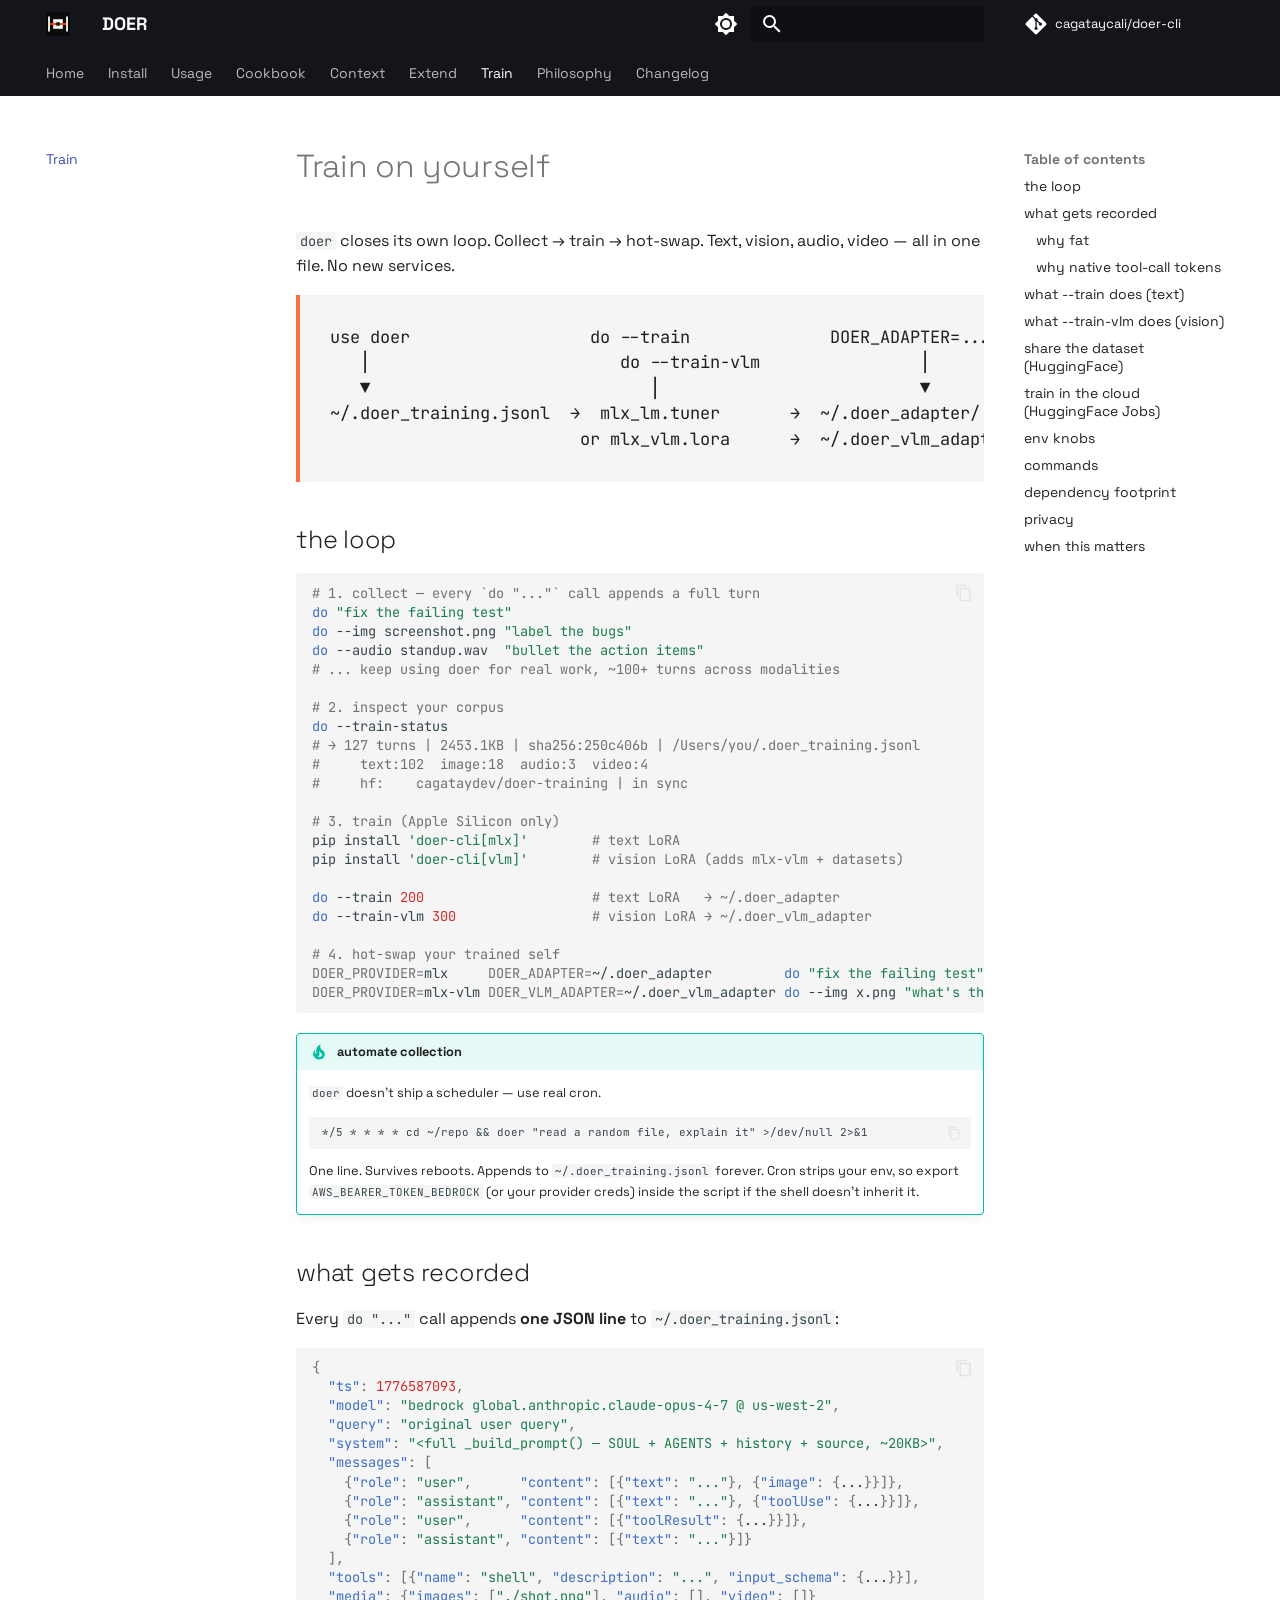
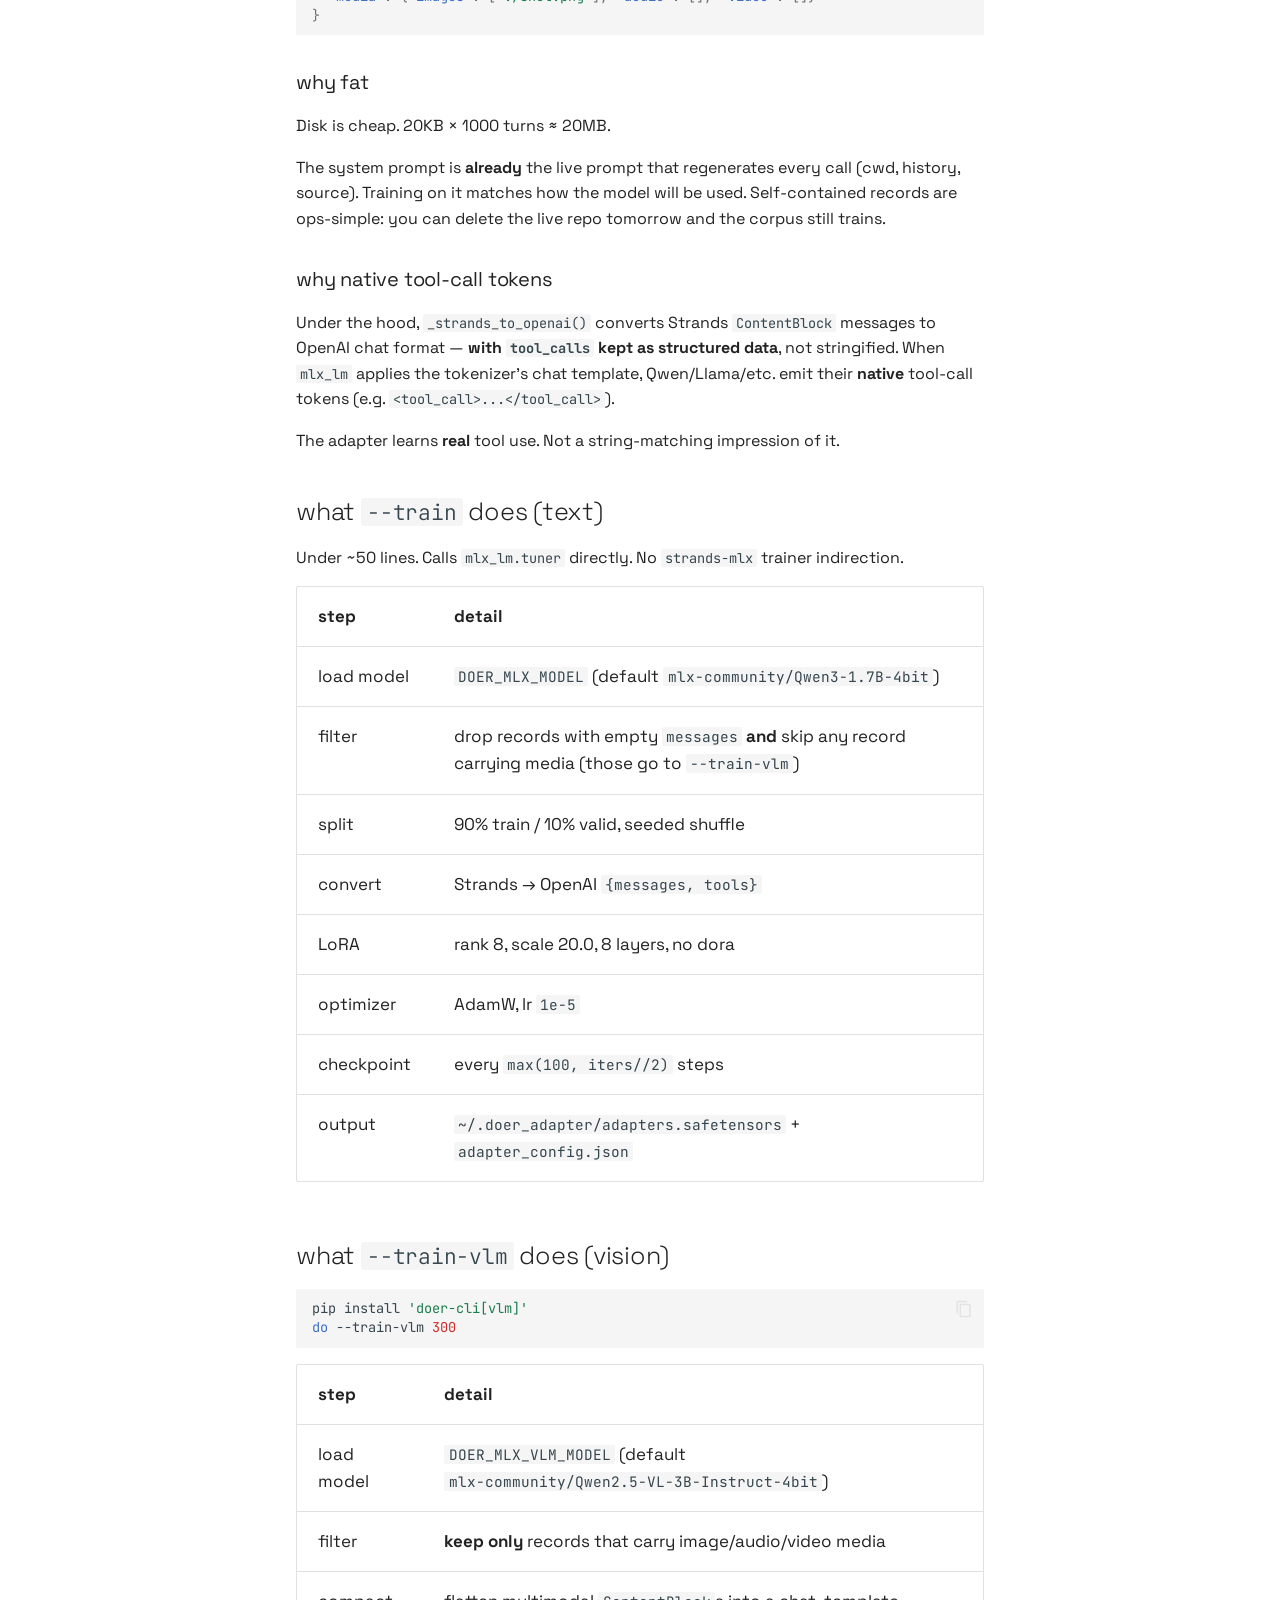
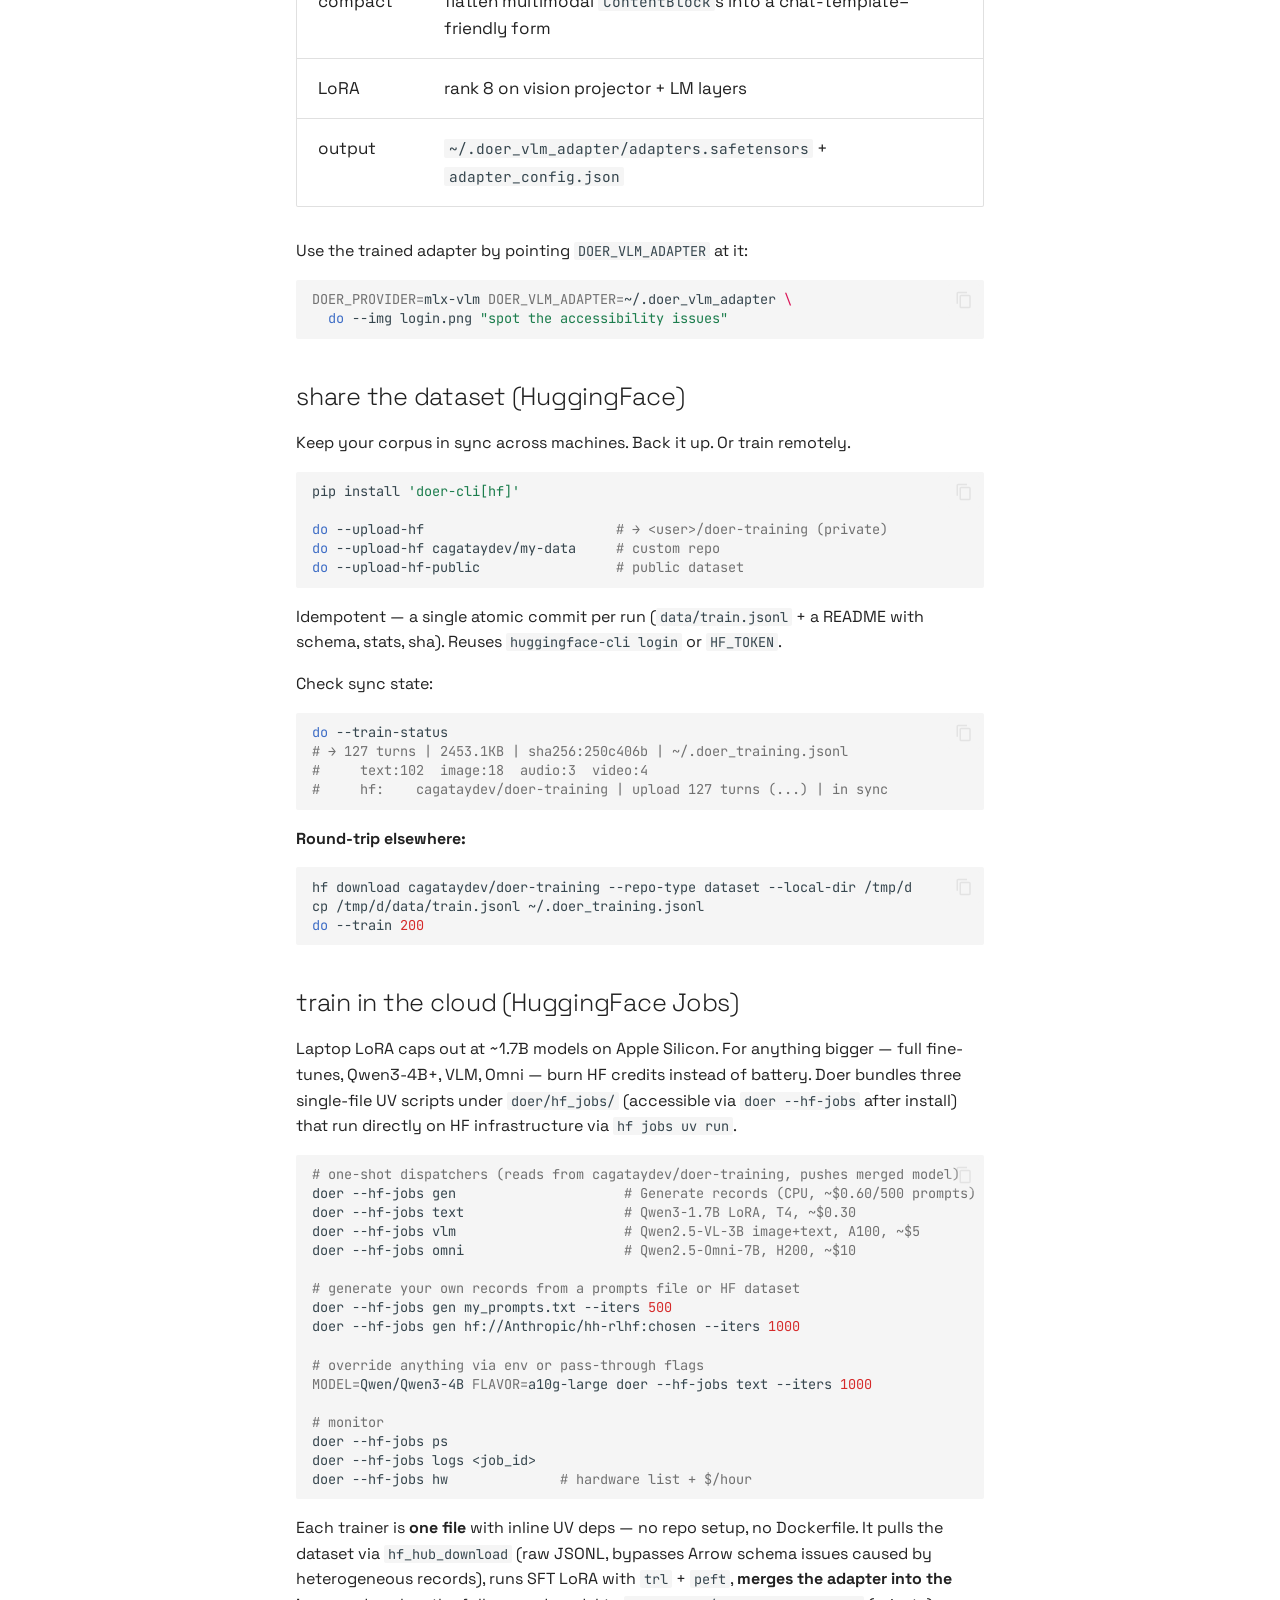
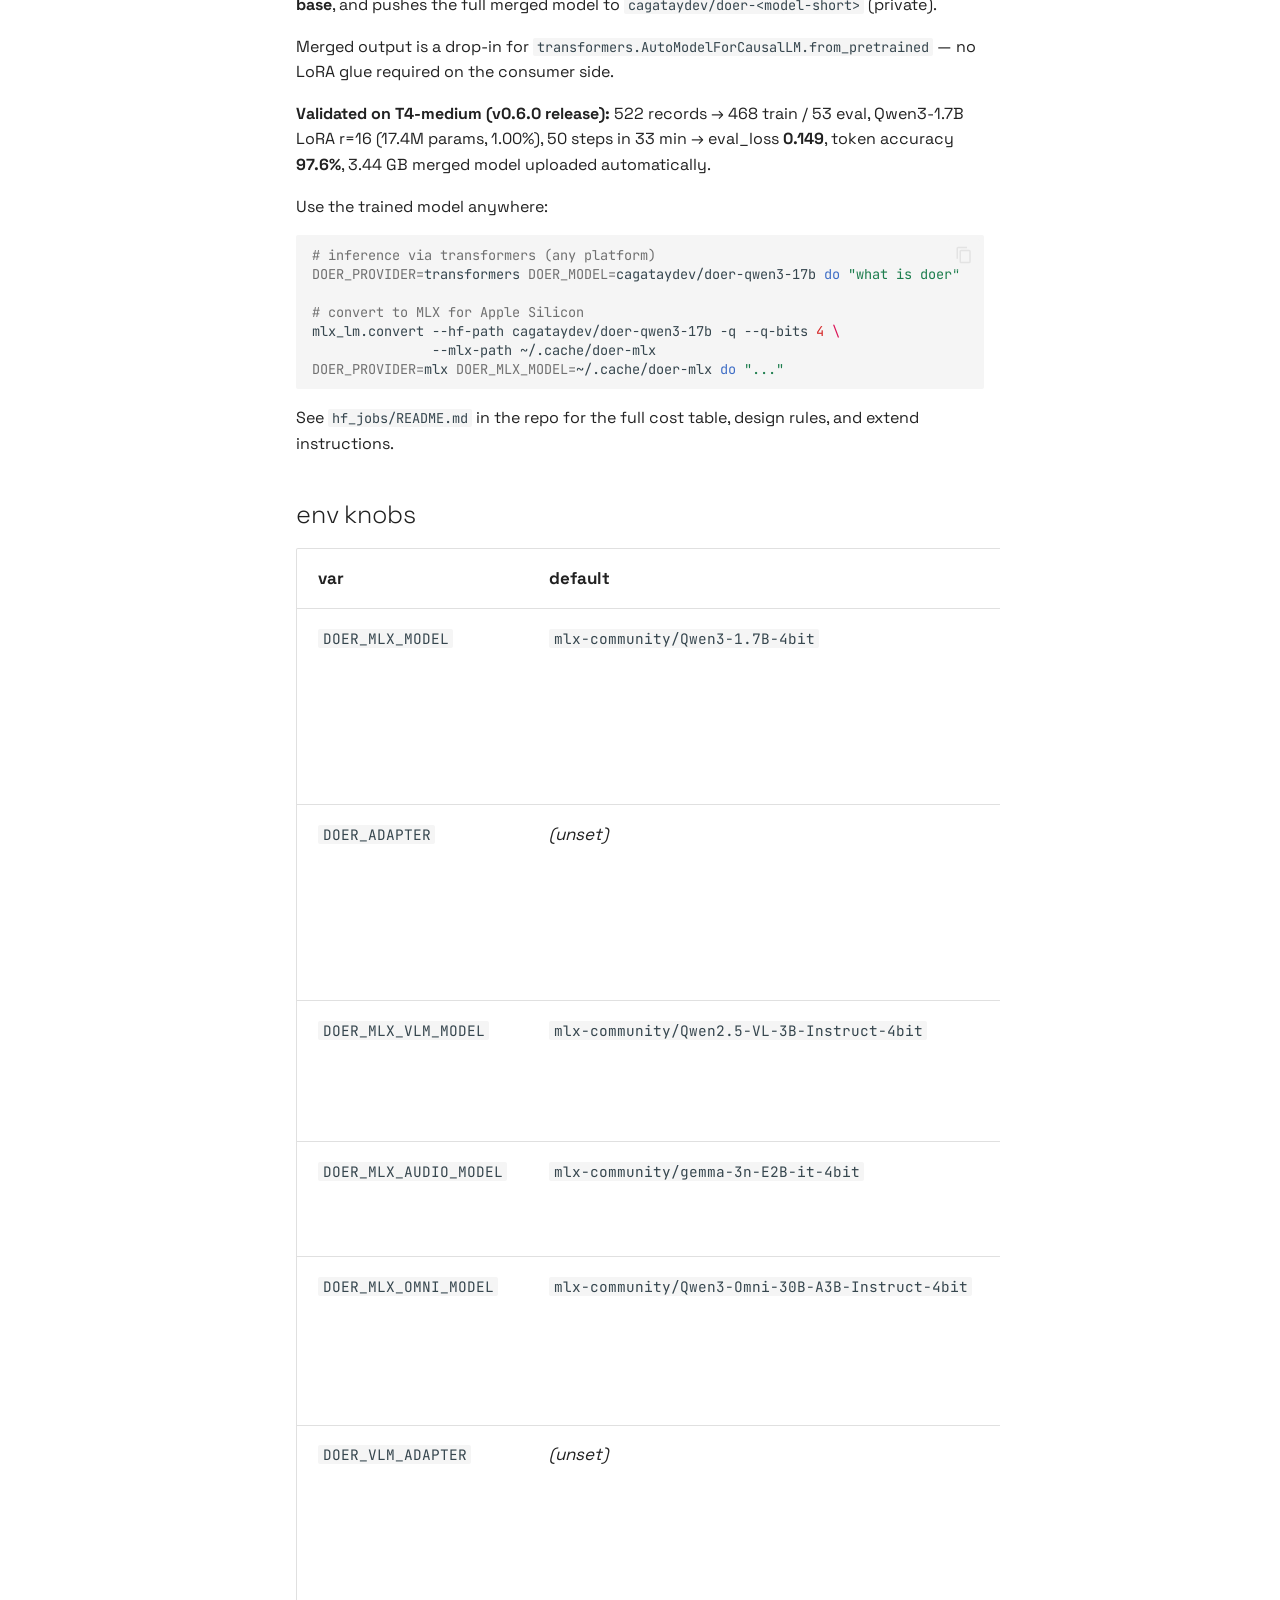
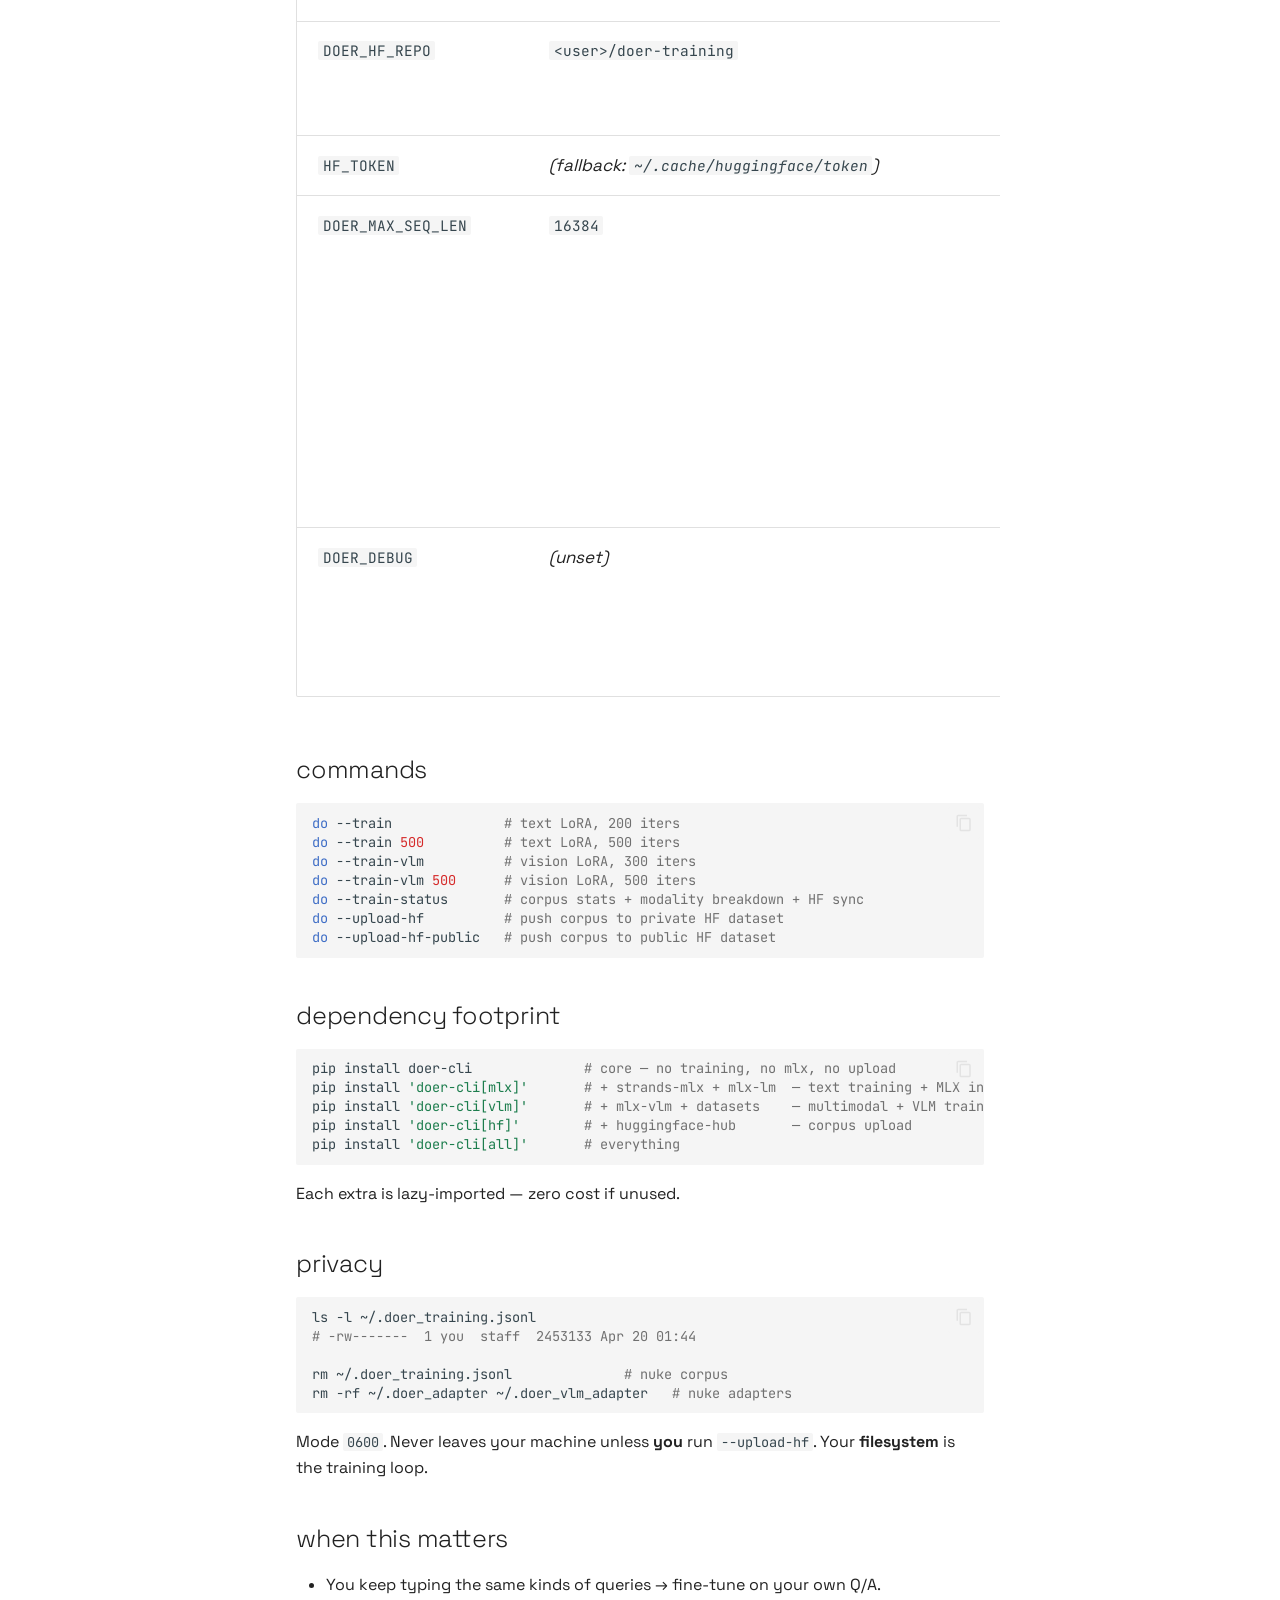
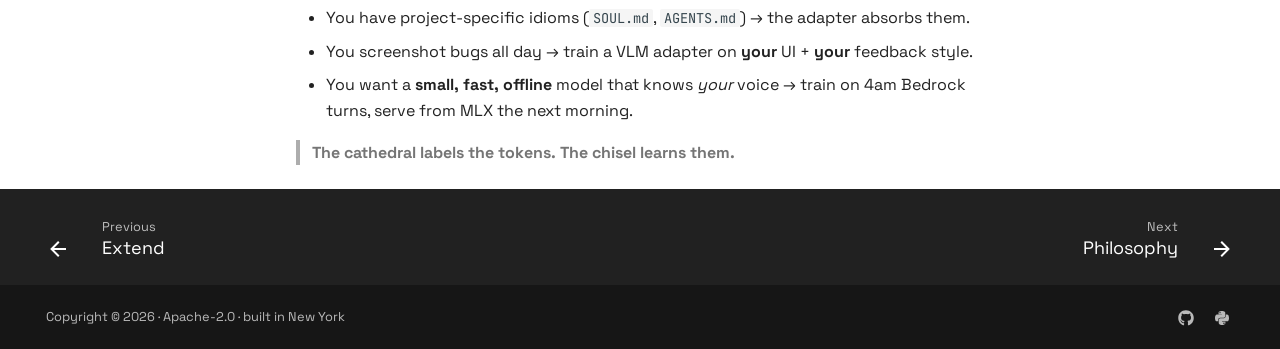
<file: train/index.html>
<!doctype html>
<html lang="en" class="no-js">
  <head>
    
      <meta charset="utf-8">
      <meta name="viewport" content="width=device-width,initial-scale=1">
      
        <meta name="description" content="A Unix citizen that thinks. In text, images, audio, and video.">
      
      
      
        <link rel="canonical" href="https://doer.duck.nyc/train/">
      
      
        <link rel="prev" href="../extend/">
      
      
        <link rel="next" href="../philosophy/">
      
      
        
      
      
      <link rel="icon" href="../doer.svg">
      <meta name="generator" content="mkdocs-1.6.1, mkdocs-material-9.7.6">
    
    
      
        <title>Train - DOER</title>
      
    
    
      <link rel="stylesheet" href="../assets/stylesheets/main.484c7ddc.min.css">
      
        
        <link rel="stylesheet" href="../assets/stylesheets/palette.ab4e12ef.min.css">
      
      


    
    
      
    
    
      
        
        
        <link rel="preconnect" href="https://fonts.gstatic.com" crossorigin>
        <link rel="stylesheet" href="https://fonts.googleapis.com/css?family=Space+Grotesk:300,300i,400,400i,700,700i%7CJetBrains+Mono:400,400i,700,700i&display=fallback">
        <style>:root{--md-text-font:"Space Grotesk";--md-code-font:"JetBrains Mono"}</style>
      
    
    
      <link rel="stylesheet" href="../assets/brand.css">
    
    <script>__md_scope=new URL("..",location),__md_hash=e=>[...e].reduce(((e,_)=>(e<<5)-e+_.charCodeAt(0)),0),__md_get=(e,_=localStorage,t=__md_scope)=>JSON.parse(_.getItem(t.pathname+"."+e)),__md_set=(e,_,t=localStorage,a=__md_scope)=>{try{t.setItem(a.pathname+"."+e,JSON.stringify(_))}catch(e){}}</script>
    
      

    
    
  <meta property="og:title" content="Train · DOER">
  <meta property="og:description" content="A Unix citizen that thinks. stdin → llm → stdout. One file. One dep.">
  <meta property="og:type" content="website">
  <meta property="og:url" content="https://doer.duck.nyc/train/">
  <meta property="og:image" content="https://doer.duck.nyc/doer.svg">
  <meta name="twitter:card" content="summary_large_image">
  <meta name="twitter:title" content="Train · DOER">
  <meta name="twitter:description" content="A Unix citizen that thinks. stdin → llm → stdout.">
  <meta name="twitter:image" content="https://doer.duck.nyc/doer.svg">
  <meta name="keywords" content="cli, unix, llm, ollama, pipe, agent, terminal, ai, doer">
  <meta name="author" content="cagataycali">
  <meta name="theme-color" content="#FF3D00">

  </head>
  
  
    
    
      
    
    
    
    
    <body dir="ltr" data-md-color-scheme="slate" data-md-color-primary="black" data-md-color-accent="deep-orange">
  
    
    <input class="md-toggle" data-md-toggle="drawer" type="checkbox" id="__drawer" autocomplete="off">
    <input class="md-toggle" data-md-toggle="search" type="checkbox" id="__search" autocomplete="off">
    <label class="md-overlay" for="__drawer"></label>
    <div data-md-component="skip">
      
        
        <a href="#train-on-yourself" class="md-skip">
          Skip to content
        </a>
      
    </div>
    <div data-md-component="announce">
      
    </div>
    
    
      

<header class="md-header" data-md-component="header">
  <nav class="md-header__inner md-grid" aria-label="Header">
    <a href=".." title="DOER" class="md-header__button md-logo" aria-label="DOER" data-md-component="logo">
      
  <img src="../doer.svg" alt="logo">

    </a>
    <label class="md-header__button md-icon" for="__drawer">
      
      <svg xmlns="http://www.w3.org/2000/svg" viewBox="0 0 24 24"><path d="M3 6h18v2H3zm0 5h18v2H3zm0 5h18v2H3z"/></svg>
    </label>
    <div class="md-header__title" data-md-component="header-title">
      <div class="md-header__ellipsis">
        <div class="md-header__topic">
          <span class="md-ellipsis">
            DOER
          </span>
        </div>
        <div class="md-header__topic" data-md-component="header-topic">
          <span class="md-ellipsis">
            
              Train
            
          </span>
        </div>
      </div>
    </div>
    
      
        <form class="md-header__option" data-md-component="palette">
  
    
    
    
    <input class="md-option" data-md-color-media="(prefers-color-scheme: dark)" data-md-color-scheme="slate" data-md-color-primary="black" data-md-color-accent="deep-orange"  aria-label="Light mode"  type="radio" name="__palette" id="__palette_0">
    
      <label class="md-header__button md-icon" title="Light mode" for="__palette_1" hidden>
        <svg xmlns="http://www.w3.org/2000/svg" viewBox="0 0 24 24"><path d="M12 18c-.89 0-1.74-.2-2.5-.55C11.56 16.5 13 14.42 13 12s-1.44-4.5-3.5-5.45C10.26 6.2 11.11 6 12 6a6 6 0 0 1 6 6 6 6 0 0 1-6 6m8-9.31V4h-4.69L12 .69 8.69 4H4v4.69L.69 12 4 15.31V20h4.69L12 23.31 15.31 20H20v-4.69L23.31 12z"/></svg>
      </label>
    
  
    
    
    
    <input class="md-option" data-md-color-media="(prefers-color-scheme: light)" data-md-color-scheme="default" data-md-color-primary="black" data-md-color-accent="deep-orange"  aria-label="Dark mode"  type="radio" name="__palette" id="__palette_1">
    
      <label class="md-header__button md-icon" title="Dark mode" for="__palette_0" hidden>
        <svg xmlns="http://www.w3.org/2000/svg" viewBox="0 0 24 24"><path d="M12 8a4 4 0 0 0-4 4 4 4 0 0 0 4 4 4 4 0 0 0 4-4 4 4 0 0 0-4-4m0 10a6 6 0 0 1-6-6 6 6 0 0 1 6-6 6 6 0 0 1 6 6 6 6 0 0 1-6 6m8-9.31V4h-4.69L12 .69 8.69 4H4v4.69L.69 12 4 15.31V20h4.69L12 23.31 15.31 20H20v-4.69L23.31 12z"/></svg>
      </label>
    
  
</form>
      
    
    
      <script>var palette=__md_get("__palette");if(palette&&palette.color){if("(prefers-color-scheme)"===palette.color.media){var media=matchMedia("(prefers-color-scheme: light)"),input=document.querySelector(media.matches?"[data-md-color-media='(prefers-color-scheme: light)']":"[data-md-color-media='(prefers-color-scheme: dark)']");palette.color.media=input.getAttribute("data-md-color-media"),palette.color.scheme=input.getAttribute("data-md-color-scheme"),palette.color.primary=input.getAttribute("data-md-color-primary"),palette.color.accent=input.getAttribute("data-md-color-accent")}for(var[key,value]of Object.entries(palette.color))document.body.setAttribute("data-md-color-"+key,value)}</script>
    
    
    
      
      
        <label class="md-header__button md-icon" for="__search">
          
          <svg xmlns="http://www.w3.org/2000/svg" viewBox="0 0 24 24"><path d="M9.5 3A6.5 6.5 0 0 1 16 9.5c0 1.61-.59 3.09-1.56 4.23l.27.27h.79l5 5-1.5 1.5-5-5v-.79l-.27-.27A6.52 6.52 0 0 1 9.5 16 6.5 6.5 0 0 1 3 9.5 6.5 6.5 0 0 1 9.5 3m0 2C7 5 5 7 5 9.5S7 14 9.5 14 14 12 14 9.5 12 5 9.5 5"/></svg>
        </label>
        <div class="md-search" data-md-component="search" role="dialog">
  <label class="md-search__overlay" for="__search"></label>
  <div class="md-search__inner" role="search">
    <form class="md-search__form" name="search">
      <input type="text" class="md-search__input" name="query" aria-label="Search" placeholder="Search" autocapitalize="off" autocorrect="off" autocomplete="off" spellcheck="false" data-md-component="search-query" required>
      <label class="md-search__icon md-icon" for="__search">
        
        <svg xmlns="http://www.w3.org/2000/svg" viewBox="0 0 24 24"><path d="M9.5 3A6.5 6.5 0 0 1 16 9.5c0 1.61-.59 3.09-1.56 4.23l.27.27h.79l5 5-1.5 1.5-5-5v-.79l-.27-.27A6.52 6.52 0 0 1 9.5 16 6.5 6.5 0 0 1 3 9.5 6.5 6.5 0 0 1 9.5 3m0 2C7 5 5 7 5 9.5S7 14 9.5 14 14 12 14 9.5 12 5 9.5 5"/></svg>
        
        <svg xmlns="http://www.w3.org/2000/svg" viewBox="0 0 24 24"><path d="M20 11v2H8l5.5 5.5-1.42 1.42L4.16 12l7.92-7.92L13.5 5.5 8 11z"/></svg>
      </label>
      <nav class="md-search__options" aria-label="Search">
        
        <button type="reset" class="md-search__icon md-icon" title="Clear" aria-label="Clear" tabindex="-1">
          
          <svg xmlns="http://www.w3.org/2000/svg" viewBox="0 0 24 24"><path d="M19 6.41 17.59 5 12 10.59 6.41 5 5 6.41 10.59 12 5 17.59 6.41 19 12 13.41 17.59 19 19 17.59 13.41 12z"/></svg>
        </button>
      </nav>
      
        <div class="md-search__suggest" data-md-component="search-suggest"></div>
      
    </form>
    <div class="md-search__output">
      <div class="md-search__scrollwrap" tabindex="0" data-md-scrollfix>
        <div class="md-search-result" data-md-component="search-result">
          <div class="md-search-result__meta">
            Initializing search
          </div>
          <ol class="md-search-result__list" role="presentation"></ol>
        </div>
      </div>
    </div>
  </div>
</div>
      
    
    
      <div class="md-header__source">
        <a href="https://github.com/cagataycali/doer-cli" title="Go to repository" class="md-source" data-md-component="source">
  <div class="md-source__icon md-icon">
    
    <svg xmlns="http://www.w3.org/2000/svg" viewBox="0 0 448 512"><!--! Font Awesome Free 7.1.0 by @fontawesome - https://fontawesome.com License - https://fontawesome.com/license/free (Icons: CC BY 4.0, Fonts: SIL OFL 1.1, Code: MIT License) Copyright 2025 Fonticons, Inc.--><path d="M439.6 236.1 244 40.5c-5.4-5.5-12.8-8.5-20.4-8.5s-15 3-20.4 8.4L162.5 81l51.5 51.5c27.1-9.1 52.7 16.8 43.4 43.7l49.7 49.7c34.2-11.8 61.2 31 35.5 56.7-26.5 26.5-70.2-2.9-56-37.3L240.3 199v121.9c25.3 12.5 22.3 41.8 9.1 55-6.4 6.4-15.2 10.1-24.3 10.1s-17.8-3.6-24.3-10.1c-17.6-17.6-11.1-46.9 11.2-56v-123c-20.8-8.5-24.6-30.7-18.6-45L142.6 101 8.5 235.1C3 240.6 0 247.9 0 255.5s3 15 8.5 20.4l195.6 195.7c5.4 5.4 12.7 8.4 20.4 8.4s15-3 20.4-8.4l194.7-194.7c5.4-5.4 8.4-12.8 8.4-20.4s-3-15-8.4-20.4"/></svg>
  </div>
  <div class="md-source__repository">
    cagataycali/doer-cli
  </div>
</a>
      </div>
    
  </nav>
  
</header>
    
    <div class="md-container" data-md-component="container">
      
      
        
          
            
<nav class="md-tabs" aria-label="Tabs" data-md-component="tabs">
  <div class="md-grid">
    <ul class="md-tabs__list">
      
        
  
  
  
  
    <li class="md-tabs__item">
      <a href=".." class="md-tabs__link">
        
  
  
    
  
  Home

      </a>
    </li>
  

      
        
  
  
  
  
    <li class="md-tabs__item">
      <a href="../install/" class="md-tabs__link">
        
  
  
    
  
  Install

      </a>
    </li>
  

      
        
  
  
  
  
    <li class="md-tabs__item">
      <a href="../usage/" class="md-tabs__link">
        
  
  
    
  
  Usage

      </a>
    </li>
  

      
        
  
  
  
  
    <li class="md-tabs__item">
      <a href="../cookbook/" class="md-tabs__link">
        
  
  
    
  
  Cookbook

      </a>
    </li>
  

      
        
  
  
  
  
    <li class="md-tabs__item">
      <a href="../context/" class="md-tabs__link">
        
  
  
    
  
  Context

      </a>
    </li>
  

      
        
  
  
  
  
    <li class="md-tabs__item">
      <a href="../extend/" class="md-tabs__link">
        
  
  
    
  
  Extend

      </a>
    </li>
  

      
        
  
  
  
    
  
  
    <li class="md-tabs__item md-tabs__item--active">
      <a href="./" class="md-tabs__link">
        
  
  
    
  
  Train

      </a>
    </li>
  

      
        
  
  
  
  
    <li class="md-tabs__item">
      <a href="../philosophy/" class="md-tabs__link">
        
  
  
    
  
  Philosophy

      </a>
    </li>
  

      
        
  
  
  
  
    <li class="md-tabs__item">
      <a href="../changelog/" class="md-tabs__link">
        
  
  
    
  
  Changelog

      </a>
    </li>
  

      
    </ul>
  </div>
</nav>
          
        
      
      <main class="md-main" data-md-component="main">
        <div class="md-main__inner md-grid">
          
            
              
              <div class="md-sidebar md-sidebar--primary" data-md-component="sidebar" data-md-type="navigation" >
                <div class="md-sidebar__scrollwrap">
                  <div class="md-sidebar__inner">
                    


  


<nav class="md-nav md-nav--primary md-nav--lifted" aria-label="Navigation" data-md-level="0">
  <label class="md-nav__title" for="__drawer">
    <a href=".." title="DOER" class="md-nav__button md-logo" aria-label="DOER" data-md-component="logo">
      
  <img src="../doer.svg" alt="logo">

    </a>
    DOER
  </label>
  
    <div class="md-nav__source">
      <a href="https://github.com/cagataycali/doer-cli" title="Go to repository" class="md-source" data-md-component="source">
  <div class="md-source__icon md-icon">
    
    <svg xmlns="http://www.w3.org/2000/svg" viewBox="0 0 448 512"><!--! Font Awesome Free 7.1.0 by @fontawesome - https://fontawesome.com License - https://fontawesome.com/license/free (Icons: CC BY 4.0, Fonts: SIL OFL 1.1, Code: MIT License) Copyright 2025 Fonticons, Inc.--><path d="M439.6 236.1 244 40.5c-5.4-5.5-12.8-8.5-20.4-8.5s-15 3-20.4 8.4L162.5 81l51.5 51.5c27.1-9.1 52.7 16.8 43.4 43.7l49.7 49.7c34.2-11.8 61.2 31 35.5 56.7-26.5 26.5-70.2-2.9-56-37.3L240.3 199v121.9c25.3 12.5 22.3 41.8 9.1 55-6.4 6.4-15.2 10.1-24.3 10.1s-17.8-3.6-24.3-10.1c-17.6-17.6-11.1-46.9 11.2-56v-123c-20.8-8.5-24.6-30.7-18.6-45L142.6 101 8.5 235.1C3 240.6 0 247.9 0 255.5s3 15 8.5 20.4l195.6 195.7c5.4 5.4 12.7 8.4 20.4 8.4s15-3 20.4-8.4l194.7-194.7c5.4-5.4 8.4-12.8 8.4-20.4s-3-15-8.4-20.4"/></svg>
  </div>
  <div class="md-source__repository">
    cagataycali/doer-cli
  </div>
</a>
    </div>
  
  <ul class="md-nav__list" data-md-scrollfix>
    
      
      
  
  
  
  
    <li class="md-nav__item">
      <a href=".." class="md-nav__link">
        
  
  
  <span class="md-ellipsis">
    
  
    Home
  

    
  </span>
  
  

      </a>
    </li>
  

    
      
      
  
  
  
  
    <li class="md-nav__item">
      <a href="../install/" class="md-nav__link">
        
  
  
  <span class="md-ellipsis">
    
  
    Install
  

    
  </span>
  
  

      </a>
    </li>
  

    
      
      
  
  
  
  
    <li class="md-nav__item">
      <a href="../usage/" class="md-nav__link">
        
  
  
  <span class="md-ellipsis">
    
  
    Usage
  

    
  </span>
  
  

      </a>
    </li>
  

    
      
      
  
  
  
  
    <li class="md-nav__item">
      <a href="../cookbook/" class="md-nav__link">
        
  
  
  <span class="md-ellipsis">
    
  
    Cookbook
  

    
  </span>
  
  

      </a>
    </li>
  

    
      
      
  
  
  
  
    <li class="md-nav__item">
      <a href="../context/" class="md-nav__link">
        
  
  
  <span class="md-ellipsis">
    
  
    Context
  

    
  </span>
  
  

      </a>
    </li>
  

    
      
      
  
  
  
  
    <li class="md-nav__item">
      <a href="../extend/" class="md-nav__link">
        
  
  
  <span class="md-ellipsis">
    
  
    Extend
  

    
  </span>
  
  

      </a>
    </li>
  

    
      
      
  
  
    
  
  
  
    <li class="md-nav__item md-nav__item--active">
      
      <input class="md-nav__toggle md-toggle" type="checkbox" id="__toc">
      
      
        
      
      
        <label class="md-nav__link md-nav__link--active" for="__toc">
          
  
  
  <span class="md-ellipsis">
    
  
    Train
  

    
  </span>
  
  

          <span class="md-nav__icon md-icon"></span>
        </label>
      
      <a href="./" class="md-nav__link md-nav__link--active">
        
  
  
  <span class="md-ellipsis">
    
  
    Train
  

    
  </span>
  
  

      </a>
      
        

<nav class="md-nav md-nav--secondary" aria-label="Table of contents">
  
  
  
    
  
  
    <label class="md-nav__title" for="__toc">
      <span class="md-nav__icon md-icon"></span>
      Table of contents
    </label>
    <ul class="md-nav__list" data-md-component="toc" data-md-scrollfix>
      
        <li class="md-nav__item">
  <a href="#the-loop" class="md-nav__link">
    <span class="md-ellipsis">
      
        the loop
      
    </span>
  </a>
  
</li>
      
        <li class="md-nav__item">
  <a href="#what-gets-recorded" class="md-nav__link">
    <span class="md-ellipsis">
      
        what gets recorded
      
    </span>
  </a>
  
    <nav class="md-nav" aria-label="what gets recorded">
      <ul class="md-nav__list">
        
          <li class="md-nav__item">
  <a href="#why-fat" class="md-nav__link">
    <span class="md-ellipsis">
      
        why fat
      
    </span>
  </a>
  
</li>
        
          <li class="md-nav__item">
  <a href="#why-native-tool-call-tokens" class="md-nav__link">
    <span class="md-ellipsis">
      
        why native tool-call tokens
      
    </span>
  </a>
  
</li>
        
      </ul>
    </nav>
  
</li>
      
        <li class="md-nav__item">
  <a href="#what-train-does-text" class="md-nav__link">
    <span class="md-ellipsis">
      
        what --train does (text)
      
    </span>
  </a>
  
</li>
      
        <li class="md-nav__item">
  <a href="#what-train-vlm-does-vision" class="md-nav__link">
    <span class="md-ellipsis">
      
        what --train-vlm does (vision)
      
    </span>
  </a>
  
</li>
      
        <li class="md-nav__item">
  <a href="#share-the-dataset-huggingface" class="md-nav__link">
    <span class="md-ellipsis">
      
        share the dataset (HuggingFace)
      
    </span>
  </a>
  
</li>
      
        <li class="md-nav__item">
  <a href="#train-in-the-cloud-huggingface-jobs" class="md-nav__link">
    <span class="md-ellipsis">
      
        train in the cloud (HuggingFace Jobs)
      
    </span>
  </a>
  
</li>
      
        <li class="md-nav__item">
  <a href="#env-knobs" class="md-nav__link">
    <span class="md-ellipsis">
      
        env knobs
      
    </span>
  </a>
  
</li>
      
        <li class="md-nav__item">
  <a href="#commands" class="md-nav__link">
    <span class="md-ellipsis">
      
        commands
      
    </span>
  </a>
  
</li>
      
        <li class="md-nav__item">
  <a href="#dependency-footprint" class="md-nav__link">
    <span class="md-ellipsis">
      
        dependency footprint
      
    </span>
  </a>
  
</li>
      
        <li class="md-nav__item">
  <a href="#privacy" class="md-nav__link">
    <span class="md-ellipsis">
      
        privacy
      
    </span>
  </a>
  
</li>
      
        <li class="md-nav__item">
  <a href="#when-this-matters" class="md-nav__link">
    <span class="md-ellipsis">
      
        when this matters
      
    </span>
  </a>
  
</li>
      
    </ul>
  
</nav>
      
    </li>
  

    
      
      
  
  
  
  
    <li class="md-nav__item">
      <a href="../philosophy/" class="md-nav__link">
        
  
  
  <span class="md-ellipsis">
    
  
    Philosophy
  

    
  </span>
  
  

      </a>
    </li>
  

    
      
      
  
  
  
  
    <li class="md-nav__item">
      <a href="../changelog/" class="md-nav__link">
        
  
  
  <span class="md-ellipsis">
    
  
    Changelog
  

    
  </span>
  
  

      </a>
    </li>
  

    
  </ul>
</nav>
                  </div>
                </div>
              </div>
            
            
              
              <div class="md-sidebar md-sidebar--secondary" data-md-component="sidebar" data-md-type="toc" >
                <div class="md-sidebar__scrollwrap">
                  <div class="md-sidebar__inner">
                    

<nav class="md-nav md-nav--secondary" aria-label="Table of contents">
  
  
  
    
  
  
    <label class="md-nav__title" for="__toc">
      <span class="md-nav__icon md-icon"></span>
      Table of contents
    </label>
    <ul class="md-nav__list" data-md-component="toc" data-md-scrollfix>
      
        <li class="md-nav__item">
  <a href="#the-loop" class="md-nav__link">
    <span class="md-ellipsis">
      
        the loop
      
    </span>
  </a>
  
</li>
      
        <li class="md-nav__item">
  <a href="#what-gets-recorded" class="md-nav__link">
    <span class="md-ellipsis">
      
        what gets recorded
      
    </span>
  </a>
  
    <nav class="md-nav" aria-label="what gets recorded">
      <ul class="md-nav__list">
        
          <li class="md-nav__item">
  <a href="#why-fat" class="md-nav__link">
    <span class="md-ellipsis">
      
        why fat
      
    </span>
  </a>
  
</li>
        
          <li class="md-nav__item">
  <a href="#why-native-tool-call-tokens" class="md-nav__link">
    <span class="md-ellipsis">
      
        why native tool-call tokens
      
    </span>
  </a>
  
</li>
        
      </ul>
    </nav>
  
</li>
      
        <li class="md-nav__item">
  <a href="#what-train-does-text" class="md-nav__link">
    <span class="md-ellipsis">
      
        what --train does (text)
      
    </span>
  </a>
  
</li>
      
        <li class="md-nav__item">
  <a href="#what-train-vlm-does-vision" class="md-nav__link">
    <span class="md-ellipsis">
      
        what --train-vlm does (vision)
      
    </span>
  </a>
  
</li>
      
        <li class="md-nav__item">
  <a href="#share-the-dataset-huggingface" class="md-nav__link">
    <span class="md-ellipsis">
      
        share the dataset (HuggingFace)
      
    </span>
  </a>
  
</li>
      
        <li class="md-nav__item">
  <a href="#train-in-the-cloud-huggingface-jobs" class="md-nav__link">
    <span class="md-ellipsis">
      
        train in the cloud (HuggingFace Jobs)
      
    </span>
  </a>
  
</li>
      
        <li class="md-nav__item">
  <a href="#env-knobs" class="md-nav__link">
    <span class="md-ellipsis">
      
        env knobs
      
    </span>
  </a>
  
</li>
      
        <li class="md-nav__item">
  <a href="#commands" class="md-nav__link">
    <span class="md-ellipsis">
      
        commands
      
    </span>
  </a>
  
</li>
      
        <li class="md-nav__item">
  <a href="#dependency-footprint" class="md-nav__link">
    <span class="md-ellipsis">
      
        dependency footprint
      
    </span>
  </a>
  
</li>
      
        <li class="md-nav__item">
  <a href="#privacy" class="md-nav__link">
    <span class="md-ellipsis">
      
        privacy
      
    </span>
  </a>
  
</li>
      
        <li class="md-nav__item">
  <a href="#when-this-matters" class="md-nav__link">
    <span class="md-ellipsis">
      
        when this matters
      
    </span>
  </a>
  
</li>
      
    </ul>
  
</nav>
                  </div>
                </div>
              </div>
            
          
          
            <div class="md-content" data-md-component="content">
              
              <article class="md-content__inner md-typeset">
                
                  


  
  


<h1 id="train-on-yourself">Train on yourself<a class="headerlink" href="#train-on-yourself" title="Permanent link">&para;</a></h1>
<p><code>doer</code> closes its own loop. Collect → train → hot-swap. Text, vision, audio, video — all in one file. No new services.</p>
<div class="ascii-box">use doer                  do --train              DOER_ADAPTER=...
   │                         do --train-vlm                │
   ▼                            │                          ▼
~/.doer_training.jsonl  →  mlx_lm.tuner       →  ~/.doer_adapter/...
                         or mlx_vlm.lora      →  ~/.doer_vlm_adapter/...</div>

<h2 id="the-loop">the loop<a class="headerlink" href="#the-loop" title="Permanent link">&para;</a></h2>
<div class="language-bash highlight"><pre><span></span><code><span id="__span-0-1"><a id="__codelineno-0-1" name="__codelineno-0-1" href="#__codelineno-0-1"></a><span class="c1"># 1. collect — every `do &quot;...&quot;` call appends a full turn</span>
</span><span id="__span-0-2"><a id="__codelineno-0-2" name="__codelineno-0-2" href="#__codelineno-0-2"></a><span class="k">do</span><span class="w"> </span><span class="s2">&quot;fix the failing test&quot;</span>
</span><span id="__span-0-3"><a id="__codelineno-0-3" name="__codelineno-0-3" href="#__codelineno-0-3"></a><span class="k">do</span><span class="w"> </span>--img<span class="w"> </span>screenshot.png<span class="w"> </span><span class="s2">&quot;label the bugs&quot;</span>
</span><span id="__span-0-4"><a id="__codelineno-0-4" name="__codelineno-0-4" href="#__codelineno-0-4"></a><span class="k">do</span><span class="w"> </span>--audio<span class="w"> </span>standup.wav<span class="w">  </span><span class="s2">&quot;bullet the action items&quot;</span>
</span><span id="__span-0-5"><a id="__codelineno-0-5" name="__codelineno-0-5" href="#__codelineno-0-5"></a><span class="c1"># ... keep using doer for real work, ~100+ turns across modalities</span>
</span><span id="__span-0-6"><a id="__codelineno-0-6" name="__codelineno-0-6" href="#__codelineno-0-6"></a>
</span><span id="__span-0-7"><a id="__codelineno-0-7" name="__codelineno-0-7" href="#__codelineno-0-7"></a><span class="c1"># 2. inspect your corpus</span>
</span><span id="__span-0-8"><a id="__codelineno-0-8" name="__codelineno-0-8" href="#__codelineno-0-8"></a><span class="k">do</span><span class="w"> </span>--train-status
</span><span id="__span-0-9"><a id="__codelineno-0-9" name="__codelineno-0-9" href="#__codelineno-0-9"></a><span class="c1"># → 127 turns | 2453.1KB | sha256:250c406b | /Users/you/.doer_training.jsonl</span>
</span><span id="__span-0-10"><a id="__codelineno-0-10" name="__codelineno-0-10" href="#__codelineno-0-10"></a><span class="c1">#     text:102  image:18  audio:3  video:4</span>
</span><span id="__span-0-11"><a id="__codelineno-0-11" name="__codelineno-0-11" href="#__codelineno-0-11"></a><span class="c1">#     hf:    cagataydev/doer-training | in sync</span>
</span><span id="__span-0-12"><a id="__codelineno-0-12" name="__codelineno-0-12" href="#__codelineno-0-12"></a>
</span><span id="__span-0-13"><a id="__codelineno-0-13" name="__codelineno-0-13" href="#__codelineno-0-13"></a><span class="c1"># 3. train (Apple Silicon only)</span>
</span><span id="__span-0-14"><a id="__codelineno-0-14" name="__codelineno-0-14" href="#__codelineno-0-14"></a>pip<span class="w"> </span>install<span class="w"> </span><span class="s1">&#39;doer-cli[mlx]&#39;</span><span class="w">        </span><span class="c1"># text LoRA</span>
</span><span id="__span-0-15"><a id="__codelineno-0-15" name="__codelineno-0-15" href="#__codelineno-0-15"></a>pip<span class="w"> </span>install<span class="w"> </span><span class="s1">&#39;doer-cli[vlm]&#39;</span><span class="w">        </span><span class="c1"># vision LoRA (adds mlx-vlm + datasets)</span>
</span><span id="__span-0-16"><a id="__codelineno-0-16" name="__codelineno-0-16" href="#__codelineno-0-16"></a>
</span><span id="__span-0-17"><a id="__codelineno-0-17" name="__codelineno-0-17" href="#__codelineno-0-17"></a><span class="k">do</span><span class="w"> </span>--train<span class="w"> </span><span class="m">200</span><span class="w">                     </span><span class="c1"># text LoRA   → ~/.doer_adapter</span>
</span><span id="__span-0-18"><a id="__codelineno-0-18" name="__codelineno-0-18" href="#__codelineno-0-18"></a><span class="k">do</span><span class="w"> </span>--train-vlm<span class="w"> </span><span class="m">300</span><span class="w">                 </span><span class="c1"># vision LoRA → ~/.doer_vlm_adapter</span>
</span><span id="__span-0-19"><a id="__codelineno-0-19" name="__codelineno-0-19" href="#__codelineno-0-19"></a>
</span><span id="__span-0-20"><a id="__codelineno-0-20" name="__codelineno-0-20" href="#__codelineno-0-20"></a><span class="c1"># 4. hot-swap your trained self</span>
</span><span id="__span-0-21"><a id="__codelineno-0-21" name="__codelineno-0-21" href="#__codelineno-0-21"></a><span class="nv">DOER_PROVIDER</span><span class="o">=</span>mlx<span class="w">     </span><span class="nv">DOER_ADAPTER</span><span class="o">=</span>~/.doer_adapter<span class="w">         </span><span class="k">do</span><span class="w"> </span><span class="s2">&quot;fix the failing test&quot;</span>
</span><span id="__span-0-22"><a id="__codelineno-0-22" name="__codelineno-0-22" href="#__codelineno-0-22"></a><span class="nv">DOER_PROVIDER</span><span class="o">=</span>mlx-vlm<span class="w"> </span><span class="nv">DOER_VLM_ADAPTER</span><span class="o">=</span>~/.doer_vlm_adapter<span class="w"> </span><span class="k">do</span><span class="w"> </span>--img<span class="w"> </span>x.png<span class="w"> </span><span class="s2">&quot;what&#39;s this?&quot;</span>
</span></code></pre></div>
<div class="admonition tip">
<p class="admonition-title">automate collection</p>
<p><code>doer</code> doesn't ship a scheduler — use real cron.</p>
<div class="language-text highlight"><pre><span></span><code><span id="__span-1-1"><a id="__codelineno-1-1" name="__codelineno-1-1" href="#__codelineno-1-1"></a>*/5 * * * * cd ~/repo &amp;&amp; doer &quot;read a random file, explain it&quot; &gt;/dev/null 2&gt;&amp;1
</span></code></pre></div>
<p>One line. Survives reboots. Appends to <code>~/.doer_training.jsonl</code> forever.
Cron strips your env, so export <code>AWS_BEARER_TOKEN_BEDROCK</code> (or your
provider creds) inside the script if the shell doesn't inherit it.</p>
</div>
<h2 id="what-gets-recorded">what gets recorded<a class="headerlink" href="#what-gets-recorded" title="Permanent link">&para;</a></h2>
<p>Every <code>do "..."</code> call appends <strong>one JSON line</strong> to <code>~/.doer_training.jsonl</code>:</p>
<div class="language-json highlight"><pre><span></span><code><span id="__span-2-1"><a id="__codelineno-2-1" name="__codelineno-2-1" href="#__codelineno-2-1"></a><span class="p">{</span>
</span><span id="__span-2-2"><a id="__codelineno-2-2" name="__codelineno-2-2" href="#__codelineno-2-2"></a><span class="w">  </span><span class="nt">&quot;ts&quot;</span><span class="p">:</span><span class="w"> </span><span class="mi">1776587093</span><span class="p">,</span>
</span><span id="__span-2-3"><a id="__codelineno-2-3" name="__codelineno-2-3" href="#__codelineno-2-3"></a><span class="w">  </span><span class="nt">&quot;model&quot;</span><span class="p">:</span><span class="w"> </span><span class="s2">&quot;bedrock global.anthropic.claude-opus-4-7 @ us-west-2&quot;</span><span class="p">,</span>
</span><span id="__span-2-4"><a id="__codelineno-2-4" name="__codelineno-2-4" href="#__codelineno-2-4"></a><span class="w">  </span><span class="nt">&quot;query&quot;</span><span class="p">:</span><span class="w"> </span><span class="s2">&quot;original user query&quot;</span><span class="p">,</span>
</span><span id="__span-2-5"><a id="__codelineno-2-5" name="__codelineno-2-5" href="#__codelineno-2-5"></a><span class="w">  </span><span class="nt">&quot;system&quot;</span><span class="p">:</span><span class="w"> </span><span class="s2">&quot;&lt;full _build_prompt() — SOUL + AGENTS + history + source, ~20KB&gt;&quot;</span><span class="p">,</span>
</span><span id="__span-2-6"><a id="__codelineno-2-6" name="__codelineno-2-6" href="#__codelineno-2-6"></a><span class="w">  </span><span class="nt">&quot;messages&quot;</span><span class="p">:</span><span class="w"> </span><span class="p">[</span>
</span><span id="__span-2-7"><a id="__codelineno-2-7" name="__codelineno-2-7" href="#__codelineno-2-7"></a><span class="w">    </span><span class="p">{</span><span class="nt">&quot;role&quot;</span><span class="p">:</span><span class="w"> </span><span class="s2">&quot;user&quot;</span><span class="p">,</span><span class="w">      </span><span class="nt">&quot;content&quot;</span><span class="p">:</span><span class="w"> </span><span class="p">[{</span><span class="nt">&quot;text&quot;</span><span class="p">:</span><span class="w"> </span><span class="s2">&quot;...&quot;</span><span class="p">},</span><span class="w"> </span><span class="p">{</span><span class="nt">&quot;image&quot;</span><span class="p">:</span><span class="w"> </span><span class="p">{</span><span class="err">...</span><span class="p">}}]},</span>
</span><span id="__span-2-8"><a id="__codelineno-2-8" name="__codelineno-2-8" href="#__codelineno-2-8"></a><span class="w">    </span><span class="p">{</span><span class="nt">&quot;role&quot;</span><span class="p">:</span><span class="w"> </span><span class="s2">&quot;assistant&quot;</span><span class="p">,</span><span class="w"> </span><span class="nt">&quot;content&quot;</span><span class="p">:</span><span class="w"> </span><span class="p">[{</span><span class="nt">&quot;text&quot;</span><span class="p">:</span><span class="w"> </span><span class="s2">&quot;...&quot;</span><span class="p">},</span><span class="w"> </span><span class="p">{</span><span class="nt">&quot;toolUse&quot;</span><span class="p">:</span><span class="w"> </span><span class="p">{</span><span class="err">...</span><span class="p">}}]},</span>
</span><span id="__span-2-9"><a id="__codelineno-2-9" name="__codelineno-2-9" href="#__codelineno-2-9"></a><span class="w">    </span><span class="p">{</span><span class="nt">&quot;role&quot;</span><span class="p">:</span><span class="w"> </span><span class="s2">&quot;user&quot;</span><span class="p">,</span><span class="w">      </span><span class="nt">&quot;content&quot;</span><span class="p">:</span><span class="w"> </span><span class="p">[{</span><span class="nt">&quot;toolResult&quot;</span><span class="p">:</span><span class="w"> </span><span class="p">{</span><span class="err">...</span><span class="p">}}]},</span>
</span><span id="__span-2-10"><a id="__codelineno-2-10" name="__codelineno-2-10" href="#__codelineno-2-10"></a><span class="w">    </span><span class="p">{</span><span class="nt">&quot;role&quot;</span><span class="p">:</span><span class="w"> </span><span class="s2">&quot;assistant&quot;</span><span class="p">,</span><span class="w"> </span><span class="nt">&quot;content&quot;</span><span class="p">:</span><span class="w"> </span><span class="p">[{</span><span class="nt">&quot;text&quot;</span><span class="p">:</span><span class="w"> </span><span class="s2">&quot;...&quot;</span><span class="p">}]}</span>
</span><span id="__span-2-11"><a id="__codelineno-2-11" name="__codelineno-2-11" href="#__codelineno-2-11"></a><span class="w">  </span><span class="p">],</span>
</span><span id="__span-2-12"><a id="__codelineno-2-12" name="__codelineno-2-12" href="#__codelineno-2-12"></a><span class="w">  </span><span class="nt">&quot;tools&quot;</span><span class="p">:</span><span class="w"> </span><span class="p">[{</span><span class="nt">&quot;name&quot;</span><span class="p">:</span><span class="w"> </span><span class="s2">&quot;shell&quot;</span><span class="p">,</span><span class="w"> </span><span class="nt">&quot;description&quot;</span><span class="p">:</span><span class="w"> </span><span class="s2">&quot;...&quot;</span><span class="p">,</span><span class="w"> </span><span class="nt">&quot;input_schema&quot;</span><span class="p">:</span><span class="w"> </span><span class="p">{</span><span class="err">...</span><span class="p">}}],</span>
</span><span id="__span-2-13"><a id="__codelineno-2-13" name="__codelineno-2-13" href="#__codelineno-2-13"></a><span class="w">  </span><span class="nt">&quot;media&quot;</span><span class="p">:</span><span class="w"> </span><span class="p">{</span><span class="nt">&quot;images&quot;</span><span class="p">:</span><span class="w"> </span><span class="p">[</span><span class="s2">&quot;./shot.png&quot;</span><span class="p">],</span><span class="w"> </span><span class="nt">&quot;audio&quot;</span><span class="p">:</span><span class="w"> </span><span class="p">[],</span><span class="w"> </span><span class="nt">&quot;video&quot;</span><span class="p">:</span><span class="w"> </span><span class="p">[]}</span>
</span><span id="__span-2-14"><a id="__codelineno-2-14" name="__codelineno-2-14" href="#__codelineno-2-14"></a><span class="p">}</span>
</span></code></pre></div>
<h3 id="why-fat">why fat<a class="headerlink" href="#why-fat" title="Permanent link">&para;</a></h3>
<p>Disk is cheap. 20KB × 1000 turns ≈ 20MB.</p>
<p>The system prompt is <strong>already</strong> the live prompt that regenerates every call
(cwd, history, source). Training on it matches how the model will be used.
Self-contained records are ops-simple: you can delete the live repo tomorrow
and the corpus still trains.</p>
<h3 id="why-native-tool-call-tokens">why native tool-call tokens<a class="headerlink" href="#why-native-tool-call-tokens" title="Permanent link">&para;</a></h3>
<p>Under the hood, <code>_strands_to_openai()</code> converts Strands <code>ContentBlock</code>
messages to OpenAI chat format — <strong>with <code>tool_calls</code> kept as structured
data</strong>, not stringified. When <code>mlx_lm</code> applies the tokenizer's chat
template, Qwen/Llama/etc. emit their <strong>native</strong> tool-call tokens (e.g.
<code>&lt;tool_call&gt;...&lt;/tool_call&gt;</code>).</p>
<p>The adapter learns <strong>real</strong> tool use. Not a string-matching impression of it.</p>
<h2 id="what-train-does-text">what <code>--train</code> does (text)<a class="headerlink" href="#what-train-does-text" title="Permanent link">&para;</a></h2>
<p>Under ~50 lines. Calls <code>mlx_lm.tuner</code> directly. No <code>strands-mlx</code> trainer indirection.</p>
<table>
<thead>
<tr>
<th>step</th>
<th>detail</th>
</tr>
</thead>
<tbody>
<tr>
<td>load model</td>
<td><code>DOER_MLX_MODEL</code> (default <code>mlx-community/Qwen3-1.7B-4bit</code>)</td>
</tr>
<tr>
<td>filter</td>
<td>drop records with empty <code>messages</code> <strong>and</strong> skip any record carrying media (those go to <code>--train-vlm</code>)</td>
</tr>
<tr>
<td>split</td>
<td>90% train / 10% valid, seeded shuffle</td>
</tr>
<tr>
<td>convert</td>
<td>Strands → OpenAI <code>{messages, tools}</code></td>
</tr>
<tr>
<td>LoRA</td>
<td>rank 8, scale 20.0, 8 layers, no dora</td>
</tr>
<tr>
<td>optimizer</td>
<td>AdamW, lr <code>1e-5</code></td>
</tr>
<tr>
<td>checkpoint</td>
<td>every <code>max(100, iters//2)</code> steps</td>
</tr>
<tr>
<td>output</td>
<td><code>~/.doer_adapter/adapters.safetensors</code> + <code>adapter_config.json</code></td>
</tr>
</tbody>
</table>
<h2 id="what-train-vlm-does-vision">what <code>--train-vlm</code> does (vision)<a class="headerlink" href="#what-train-vlm-does-vision" title="Permanent link">&para;</a></h2>
<div class="language-bash highlight"><pre><span></span><code><span id="__span-3-1"><a id="__codelineno-3-1" name="__codelineno-3-1" href="#__codelineno-3-1"></a>pip<span class="w"> </span>install<span class="w"> </span><span class="s1">&#39;doer-cli[vlm]&#39;</span>
</span><span id="__span-3-2"><a id="__codelineno-3-2" name="__codelineno-3-2" href="#__codelineno-3-2"></a><span class="k">do</span><span class="w"> </span>--train-vlm<span class="w"> </span><span class="m">300</span>
</span></code></pre></div>
<table>
<thead>
<tr>
<th>step</th>
<th>detail</th>
</tr>
</thead>
<tbody>
<tr>
<td>load model</td>
<td><code>DOER_MLX_VLM_MODEL</code> (default <code>mlx-community/Qwen2.5-VL-3B-Instruct-4bit</code>)</td>
</tr>
<tr>
<td>filter</td>
<td><strong>keep only</strong> records that carry image/audio/video media</td>
</tr>
<tr>
<td>compact</td>
<td>flatten multimodal <code>ContentBlock</code>s into a chat-template–friendly form</td>
</tr>
<tr>
<td>LoRA</td>
<td>rank 8 on vision projector + LM layers</td>
</tr>
<tr>
<td>output</td>
<td><code>~/.doer_vlm_adapter/adapters.safetensors</code> + <code>adapter_config.json</code></td>
</tr>
</tbody>
</table>
<p>Use the trained adapter by pointing <code>DOER_VLM_ADAPTER</code> at it:</p>
<div class="language-bash highlight"><pre><span></span><code><span id="__span-4-1"><a id="__codelineno-4-1" name="__codelineno-4-1" href="#__codelineno-4-1"></a><span class="nv">DOER_PROVIDER</span><span class="o">=</span>mlx-vlm<span class="w"> </span><span class="nv">DOER_VLM_ADAPTER</span><span class="o">=</span>~/.doer_vlm_adapter<span class="w"> </span><span class="se">\</span>
</span><span id="__span-4-2"><a id="__codelineno-4-2" name="__codelineno-4-2" href="#__codelineno-4-2"></a><span class="w">  </span><span class="k">do</span><span class="w"> </span>--img<span class="w"> </span>login.png<span class="w"> </span><span class="s2">&quot;spot the accessibility issues&quot;</span>
</span></code></pre></div>
<h2 id="share-the-dataset-huggingface">share the dataset (HuggingFace)<a class="headerlink" href="#share-the-dataset-huggingface" title="Permanent link">&para;</a></h2>
<p>Keep your corpus in sync across machines. Back it up. Or train remotely.</p>
<div class="language-bash highlight"><pre><span></span><code><span id="__span-5-1"><a id="__codelineno-5-1" name="__codelineno-5-1" href="#__codelineno-5-1"></a>pip<span class="w"> </span>install<span class="w"> </span><span class="s1">&#39;doer-cli[hf]&#39;</span>
</span><span id="__span-5-2"><a id="__codelineno-5-2" name="__codelineno-5-2" href="#__codelineno-5-2"></a>
</span><span id="__span-5-3"><a id="__codelineno-5-3" name="__codelineno-5-3" href="#__codelineno-5-3"></a><span class="k">do</span><span class="w"> </span>--upload-hf<span class="w">                        </span><span class="c1"># → &lt;user&gt;/doer-training (private)</span>
</span><span id="__span-5-4"><a id="__codelineno-5-4" name="__codelineno-5-4" href="#__codelineno-5-4"></a><span class="k">do</span><span class="w"> </span>--upload-hf<span class="w"> </span>cagataydev/my-data<span class="w">     </span><span class="c1"># custom repo</span>
</span><span id="__span-5-5"><a id="__codelineno-5-5" name="__codelineno-5-5" href="#__codelineno-5-5"></a><span class="k">do</span><span class="w"> </span>--upload-hf-public<span class="w">                 </span><span class="c1"># public dataset</span>
</span></code></pre></div>
<p>Idempotent — a single atomic commit per run (<code>data/train.jsonl</code> + a README
with schema, stats, sha). Reuses <code>huggingface-cli login</code> or <code>HF_TOKEN</code>.</p>
<p>Check sync state:</p>
<div class="language-bash highlight"><pre><span></span><code><span id="__span-6-1"><a id="__codelineno-6-1" name="__codelineno-6-1" href="#__codelineno-6-1"></a><span class="k">do</span><span class="w"> </span>--train-status
</span><span id="__span-6-2"><a id="__codelineno-6-2" name="__codelineno-6-2" href="#__codelineno-6-2"></a><span class="c1"># → 127 turns | 2453.1KB | sha256:250c406b | ~/.doer_training.jsonl</span>
</span><span id="__span-6-3"><a id="__codelineno-6-3" name="__codelineno-6-3" href="#__codelineno-6-3"></a><span class="c1">#     text:102  image:18  audio:3  video:4</span>
</span><span id="__span-6-4"><a id="__codelineno-6-4" name="__codelineno-6-4" href="#__codelineno-6-4"></a><span class="c1">#     hf:    cagataydev/doer-training | upload 127 turns (...) | in sync</span>
</span></code></pre></div>
<p><strong>Round-trip elsewhere:</strong></p>
<div class="language-bash highlight"><pre><span></span><code><span id="__span-7-1"><a id="__codelineno-7-1" name="__codelineno-7-1" href="#__codelineno-7-1"></a>hf<span class="w"> </span>download<span class="w"> </span>cagataydev/doer-training<span class="w"> </span>--repo-type<span class="w"> </span>dataset<span class="w"> </span>--local-dir<span class="w"> </span>/tmp/d
</span><span id="__span-7-2"><a id="__codelineno-7-2" name="__codelineno-7-2" href="#__codelineno-7-2"></a>cp<span class="w"> </span>/tmp/d/data/train.jsonl<span class="w"> </span>~/.doer_training.jsonl
</span><span id="__span-7-3"><a id="__codelineno-7-3" name="__codelineno-7-3" href="#__codelineno-7-3"></a><span class="k">do</span><span class="w"> </span>--train<span class="w"> </span><span class="m">200</span>
</span></code></pre></div>
<h2 id="train-in-the-cloud-huggingface-jobs">train in the cloud (HuggingFace Jobs)<a class="headerlink" href="#train-in-the-cloud-huggingface-jobs" title="Permanent link">&para;</a></h2>
<p>Laptop LoRA caps out at ~1.7B models on Apple Silicon. For anything bigger — full fine-tunes, Qwen3-4B+, VLM, Omni — burn HF credits instead of battery. Doer bundles three single-file UV scripts under <code>doer/hf_jobs/</code> (accessible via <code>doer --hf-jobs</code> after install) that run directly on HF infrastructure via <code>hf jobs uv run</code>.</p>
<div class="language-bash highlight"><pre><span></span><code><span id="__span-8-1"><a id="__codelineno-8-1" name="__codelineno-8-1" href="#__codelineno-8-1"></a><span class="c1"># one-shot dispatchers (reads from cagataydev/doer-training, pushes merged model)</span>
</span><span id="__span-8-2"><a id="__codelineno-8-2" name="__codelineno-8-2" href="#__codelineno-8-2"></a>doer<span class="w"> </span>--hf-jobs<span class="w"> </span>gen<span class="w">                     </span><span class="c1"># Generate records (CPU, ~$0.60/500 prompts)</span>
</span><span id="__span-8-3"><a id="__codelineno-8-3" name="__codelineno-8-3" href="#__codelineno-8-3"></a>doer<span class="w"> </span>--hf-jobs<span class="w"> </span>text<span class="w">                    </span><span class="c1"># Qwen3-1.7B LoRA, T4, ~$0.30</span>
</span><span id="__span-8-4"><a id="__codelineno-8-4" name="__codelineno-8-4" href="#__codelineno-8-4"></a>doer<span class="w"> </span>--hf-jobs<span class="w"> </span>vlm<span class="w">                     </span><span class="c1"># Qwen2.5-VL-3B image+text, A100, ~$5</span>
</span><span id="__span-8-5"><a id="__codelineno-8-5" name="__codelineno-8-5" href="#__codelineno-8-5"></a>doer<span class="w"> </span>--hf-jobs<span class="w"> </span>omni<span class="w">                    </span><span class="c1"># Qwen2.5-Omni-7B, H200, ~$10</span>
</span><span id="__span-8-6"><a id="__codelineno-8-6" name="__codelineno-8-6" href="#__codelineno-8-6"></a>
</span><span id="__span-8-7"><a id="__codelineno-8-7" name="__codelineno-8-7" href="#__codelineno-8-7"></a><span class="c1"># generate your own records from a prompts file or HF dataset</span>
</span><span id="__span-8-8"><a id="__codelineno-8-8" name="__codelineno-8-8" href="#__codelineno-8-8"></a>doer<span class="w"> </span>--hf-jobs<span class="w"> </span>gen<span class="w"> </span>my_prompts.txt<span class="w"> </span>--iters<span class="w"> </span><span class="m">500</span>
</span><span id="__span-8-9"><a id="__codelineno-8-9" name="__codelineno-8-9" href="#__codelineno-8-9"></a>doer<span class="w"> </span>--hf-jobs<span class="w"> </span>gen<span class="w"> </span>hf://Anthropic/hh-rlhf:chosen<span class="w"> </span>--iters<span class="w"> </span><span class="m">1000</span>
</span><span id="__span-8-10"><a id="__codelineno-8-10" name="__codelineno-8-10" href="#__codelineno-8-10"></a>
</span><span id="__span-8-11"><a id="__codelineno-8-11" name="__codelineno-8-11" href="#__codelineno-8-11"></a><span class="c1"># override anything via env or pass-through flags</span>
</span><span id="__span-8-12"><a id="__codelineno-8-12" name="__codelineno-8-12" href="#__codelineno-8-12"></a><span class="nv">MODEL</span><span class="o">=</span>Qwen/Qwen3-4B<span class="w"> </span><span class="nv">FLAVOR</span><span class="o">=</span>a10g-large<span class="w"> </span>doer<span class="w"> </span>--hf-jobs<span class="w"> </span>text<span class="w"> </span>--iters<span class="w"> </span><span class="m">1000</span>
</span><span id="__span-8-13"><a id="__codelineno-8-13" name="__codelineno-8-13" href="#__codelineno-8-13"></a>
</span><span id="__span-8-14"><a id="__codelineno-8-14" name="__codelineno-8-14" href="#__codelineno-8-14"></a><span class="c1"># monitor</span>
</span><span id="__span-8-15"><a id="__codelineno-8-15" name="__codelineno-8-15" href="#__codelineno-8-15"></a>doer<span class="w"> </span>--hf-jobs<span class="w"> </span>ps
</span><span id="__span-8-16"><a id="__codelineno-8-16" name="__codelineno-8-16" href="#__codelineno-8-16"></a>doer<span class="w"> </span>--hf-jobs<span class="w"> </span>logs<span class="w"> </span>&lt;job_id&gt;
</span><span id="__span-8-17"><a id="__codelineno-8-17" name="__codelineno-8-17" href="#__codelineno-8-17"></a>doer<span class="w"> </span>--hf-jobs<span class="w"> </span>hw<span class="w">              </span><span class="c1"># hardware list + $/hour</span>
</span></code></pre></div>
<p>Each trainer is <strong>one file</strong> with inline UV deps — no repo setup, no Dockerfile. It pulls the dataset via <code>hf_hub_download</code> (raw JSONL, bypasses Arrow schema issues caused by heterogeneous records), runs SFT LoRA with <code>trl</code> + <code>peft</code>, <strong>merges the adapter into the base</strong>, and pushes the full merged model to <code>cagataydev/doer-&lt;model-short&gt;</code> (private).</p>
<p>Merged output is a drop-in for <code>transformers.AutoModelForCausalLM.from_pretrained</code> — no LoRA glue required on the consumer side.</p>
<p><strong>Validated on T4-medium (v0.6.0 release):</strong> 522 records → 468 train / 53 eval, Qwen3-1.7B LoRA r=16 (17.4M params, 1.00%), 50 steps in 33 min → eval_loss <strong>0.149</strong>, token accuracy <strong>97.6%</strong>, 3.44 GB merged model uploaded automatically.</p>
<p>Use the trained model anywhere:</p>
<div class="language-bash highlight"><pre><span></span><code><span id="__span-9-1"><a id="__codelineno-9-1" name="__codelineno-9-1" href="#__codelineno-9-1"></a><span class="c1"># inference via transformers (any platform)</span>
</span><span id="__span-9-2"><a id="__codelineno-9-2" name="__codelineno-9-2" href="#__codelineno-9-2"></a><span class="nv">DOER_PROVIDER</span><span class="o">=</span>transformers<span class="w"> </span><span class="nv">DOER_MODEL</span><span class="o">=</span>cagataydev/doer-qwen3-17b<span class="w"> </span><span class="k">do</span><span class="w"> </span><span class="s2">&quot;what is doer&quot;</span>
</span><span id="__span-9-3"><a id="__codelineno-9-3" name="__codelineno-9-3" href="#__codelineno-9-3"></a>
</span><span id="__span-9-4"><a id="__codelineno-9-4" name="__codelineno-9-4" href="#__codelineno-9-4"></a><span class="c1"># convert to MLX for Apple Silicon</span>
</span><span id="__span-9-5"><a id="__codelineno-9-5" name="__codelineno-9-5" href="#__codelineno-9-5"></a>mlx_lm.convert<span class="w"> </span>--hf-path<span class="w"> </span>cagataydev/doer-qwen3-17b<span class="w"> </span>-q<span class="w"> </span>--q-bits<span class="w"> </span><span class="m">4</span><span class="w"> </span><span class="se">\</span>
</span><span id="__span-9-6"><a id="__codelineno-9-6" name="__codelineno-9-6" href="#__codelineno-9-6"></a><span class="w">               </span>--mlx-path<span class="w"> </span>~/.cache/doer-mlx
</span><span id="__span-9-7"><a id="__codelineno-9-7" name="__codelineno-9-7" href="#__codelineno-9-7"></a><span class="nv">DOER_PROVIDER</span><span class="o">=</span>mlx<span class="w"> </span><span class="nv">DOER_MLX_MODEL</span><span class="o">=</span>~/.cache/doer-mlx<span class="w"> </span><span class="k">do</span><span class="w"> </span><span class="s2">&quot;...&quot;</span>
</span></code></pre></div>
<p>See <code>hf_jobs/README.md</code> in the repo for the full cost table, design rules, and extend instructions.</p>
<h2 id="env-knobs">env knobs<a class="headerlink" href="#env-knobs" title="Permanent link">&para;</a></h2>
<table>
<thead>
<tr>
<th>var</th>
<th>default</th>
<th>purpose</th>
</tr>
</thead>
<tbody>
<tr>
<td><code>DOER_MLX_MODEL</code></td>
<td><code>mlx-community/Qwen3-1.7B-4bit</code></td>
<td>base model for text training + MLX inference</td>
</tr>
<tr>
<td><code>DOER_ADAPTER</code></td>
<td><em>(unset)</em></td>
<td>path to text LoRA adapter for hot-swap</td>
</tr>
<tr>
<td><code>DOER_MLX_VLM_MODEL</code></td>
<td><code>mlx-community/Qwen2.5-VL-3B-Instruct-4bit</code></td>
<td>vision base model (image)</td>
</tr>
<tr>
<td><code>DOER_MLX_AUDIO_MODEL</code></td>
<td><code>mlx-community/gemma-3n-E2B-it-4bit</code></td>
<td>audio base model</td>
</tr>
<tr>
<td><code>DOER_MLX_OMNI_MODEL</code></td>
<td><code>mlx-community/Qwen3-Omni-30B-A3B-Instruct-4bit</code></td>
<td>mixed (image + audio) base model</td>
</tr>
<tr>
<td><code>DOER_VLM_ADAPTER</code></td>
<td><em>(unset)</em></td>
<td>path to VLM LoRA adapter for hot-swap</td>
</tr>
<tr>
<td><code>DOER_HF_REPO</code></td>
<td><code>&lt;user&gt;/doer-training</code></td>
<td>target HF dataset repo</td>
</tr>
<tr>
<td><code>HF_TOKEN</code></td>
<td><em>(fallback: <code>~/.cache/huggingface/token</code>)</em></td>
<td>HF auth</td>
</tr>
<tr>
<td><code>DOER_MAX_SEQ_LEN</code></td>
<td><code>16384</code></td>
<td>max sequence length for LoRA training (raise for long records, lower to save RAM)</td>
</tr>
<tr>
<td><code>DOER_DEBUG</code></td>
<td><em>(unset)</em></td>
<td>print training-log append errors</td>
</tr>
</tbody>
</table>
<h2 id="commands">commands<a class="headerlink" href="#commands" title="Permanent link">&para;</a></h2>
<div class="language-bash highlight"><pre><span></span><code><span id="__span-10-1"><a id="__codelineno-10-1" name="__codelineno-10-1" href="#__codelineno-10-1"></a><span class="k">do</span><span class="w"> </span>--train<span class="w">              </span><span class="c1"># text LoRA, 200 iters</span>
</span><span id="__span-10-2"><a id="__codelineno-10-2" name="__codelineno-10-2" href="#__codelineno-10-2"></a><span class="k">do</span><span class="w"> </span>--train<span class="w"> </span><span class="m">500</span><span class="w">          </span><span class="c1"># text LoRA, 500 iters</span>
</span><span id="__span-10-3"><a id="__codelineno-10-3" name="__codelineno-10-3" href="#__codelineno-10-3"></a><span class="k">do</span><span class="w"> </span>--train-vlm<span class="w">          </span><span class="c1"># vision LoRA, 300 iters</span>
</span><span id="__span-10-4"><a id="__codelineno-10-4" name="__codelineno-10-4" href="#__codelineno-10-4"></a><span class="k">do</span><span class="w"> </span>--train-vlm<span class="w"> </span><span class="m">500</span><span class="w">      </span><span class="c1"># vision LoRA, 500 iters</span>
</span><span id="__span-10-5"><a id="__codelineno-10-5" name="__codelineno-10-5" href="#__codelineno-10-5"></a><span class="k">do</span><span class="w"> </span>--train-status<span class="w">       </span><span class="c1"># corpus stats + modality breakdown + HF sync</span>
</span><span id="__span-10-6"><a id="__codelineno-10-6" name="__codelineno-10-6" href="#__codelineno-10-6"></a><span class="k">do</span><span class="w"> </span>--upload-hf<span class="w">          </span><span class="c1"># push corpus to private HF dataset</span>
</span><span id="__span-10-7"><a id="__codelineno-10-7" name="__codelineno-10-7" href="#__codelineno-10-7"></a><span class="k">do</span><span class="w"> </span>--upload-hf-public<span class="w">   </span><span class="c1"># push corpus to public HF dataset</span>
</span></code></pre></div>
<h2 id="dependency-footprint">dependency footprint<a class="headerlink" href="#dependency-footprint" title="Permanent link">&para;</a></h2>
<div class="language-bash highlight"><pre><span></span><code><span id="__span-11-1"><a id="__codelineno-11-1" name="__codelineno-11-1" href="#__codelineno-11-1"></a>pip<span class="w"> </span>install<span class="w"> </span>doer-cli<span class="w">              </span><span class="c1"># core — no training, no mlx, no upload</span>
</span><span id="__span-11-2"><a id="__codelineno-11-2" name="__codelineno-11-2" href="#__codelineno-11-2"></a>pip<span class="w"> </span>install<span class="w"> </span><span class="s1">&#39;doer-cli[mlx]&#39;</span><span class="w">       </span><span class="c1"># + strands-mlx + mlx-lm  — text training + MLX inference</span>
</span><span id="__span-11-3"><a id="__codelineno-11-3" name="__codelineno-11-3" href="#__codelineno-11-3"></a>pip<span class="w"> </span>install<span class="w"> </span><span class="s1">&#39;doer-cli[vlm]&#39;</span><span class="w">       </span><span class="c1"># + mlx-vlm + datasets    — multimodal + VLM training</span>
</span><span id="__span-11-4"><a id="__codelineno-11-4" name="__codelineno-11-4" href="#__codelineno-11-4"></a>pip<span class="w"> </span>install<span class="w"> </span><span class="s1">&#39;doer-cli[hf]&#39;</span><span class="w">        </span><span class="c1"># + huggingface-hub       — corpus upload</span>
</span><span id="__span-11-5"><a id="__codelineno-11-5" name="__codelineno-11-5" href="#__codelineno-11-5"></a>pip<span class="w"> </span>install<span class="w"> </span><span class="s1">&#39;doer-cli[all]&#39;</span><span class="w">       </span><span class="c1"># everything</span>
</span></code></pre></div>
<p>Each extra is lazy-imported — zero cost if unused.</p>
<h2 id="privacy">privacy<a class="headerlink" href="#privacy" title="Permanent link">&para;</a></h2>
<div class="language-bash highlight"><pre><span></span><code><span id="__span-12-1"><a id="__codelineno-12-1" name="__codelineno-12-1" href="#__codelineno-12-1"></a>ls<span class="w"> </span>-l<span class="w"> </span>~/.doer_training.jsonl
</span><span id="__span-12-2"><a id="__codelineno-12-2" name="__codelineno-12-2" href="#__codelineno-12-2"></a><span class="c1"># -rw-------  1 you  staff  2453133 Apr 20 01:44</span>
</span><span id="__span-12-3"><a id="__codelineno-12-3" name="__codelineno-12-3" href="#__codelineno-12-3"></a>
</span><span id="__span-12-4"><a id="__codelineno-12-4" name="__codelineno-12-4" href="#__codelineno-12-4"></a>rm<span class="w"> </span>~/.doer_training.jsonl<span class="w">              </span><span class="c1"># nuke corpus</span>
</span><span id="__span-12-5"><a id="__codelineno-12-5" name="__codelineno-12-5" href="#__codelineno-12-5"></a>rm<span class="w"> </span>-rf<span class="w"> </span>~/.doer_adapter<span class="w"> </span>~/.doer_vlm_adapter<span class="w">   </span><span class="c1"># nuke adapters</span>
</span></code></pre></div>
<p>Mode <code>0600</code>. Never leaves your machine unless <strong>you</strong> run <code>--upload-hf</code>.
Your <strong>filesystem</strong> is the training loop.</p>
<h2 id="when-this-matters">when this matters<a class="headerlink" href="#when-this-matters" title="Permanent link">&para;</a></h2>
<ul>
<li>You keep typing the same kinds of queries → fine-tune on your own Q/A.</li>
<li>You have project-specific idioms (<code>SOUL.md</code>, <code>AGENTS.md</code>) → the adapter absorbs them.</li>
<li>You screenshot bugs all day → train a VLM adapter on <strong>your</strong> UI + <strong>your</strong> feedback style.</li>
<li>You want a <strong>small, fast, offline</strong> model that knows <em>your</em> voice → train on 4am Bedrock turns, serve from MLX the next morning.</li>
</ul>
<blockquote>
<p><strong>The cathedral labels the tokens. The chisel learns them.</strong></p>
</blockquote>












                
              </article>
            </div>
          
          
<script>var target=document.getElementById(location.hash.slice(1));target&&target.name&&(target.checked=target.name.startsWith("__tabbed_"))</script>
        </div>
        
          <button type="button" class="md-top md-icon" data-md-component="top" hidden>
  
  <svg xmlns="http://www.w3.org/2000/svg" viewBox="0 0 24 24"><path d="M13 20h-2V8l-5.5 5.5-1.42-1.42L12 4.16l7.92 7.92-1.42 1.42L13 8z"/></svg>
  Back to top
</button>
        
      </main>
      
        <footer class="md-footer">
  
    
      
      <nav class="md-footer__inner md-grid" aria-label="Footer" >
        
          
          <a href="../extend/" class="md-footer__link md-footer__link--prev" aria-label="Previous: Extend">
            <div class="md-footer__button md-icon">
              
              <svg xmlns="http://www.w3.org/2000/svg" viewBox="0 0 24 24"><path d="M20 11v2H8l5.5 5.5-1.42 1.42L4.16 12l7.92-7.92L13.5 5.5 8 11z"/></svg>
            </div>
            <div class="md-footer__title">
              <span class="md-footer__direction">
                Previous
              </span>
              <div class="md-ellipsis">
                Extend
              </div>
            </div>
          </a>
        
        
          
          <a href="../philosophy/" class="md-footer__link md-footer__link--next" aria-label="Next: Philosophy">
            <div class="md-footer__title">
              <span class="md-footer__direction">
                Next
              </span>
              <div class="md-ellipsis">
                Philosophy
              </div>
            </div>
            <div class="md-footer__button md-icon">
              
              <svg xmlns="http://www.w3.org/2000/svg" viewBox="0 0 24 24"><path d="M4 11v2h12l-5.5 5.5 1.42 1.42L19.84 12l-7.92-7.92L10.5 5.5 16 11z"/></svg>
            </div>
          </a>
        
      </nav>
    
  
  <div class="md-footer-meta md-typeset">
    <div class="md-footer-meta__inner md-grid">
      <div class="md-copyright">
  
    <div class="md-copyright__highlight">
      Copyright © 2026 · Apache-2.0 · built in New York
    </div>
  
  
</div>
      
        
<div class="md-social">
  
    
    
    
    
      
      
    
    <a href="https://github.com/cagataycali/doer-cli" target="_blank" rel="noopener" title="github.com" class="md-social__link">
      <svg xmlns="http://www.w3.org/2000/svg" viewBox="0 0 512 512"><!--! Font Awesome Free 7.1.0 by @fontawesome - https://fontawesome.com License - https://fontawesome.com/license/free (Icons: CC BY 4.0, Fonts: SIL OFL 1.1, Code: MIT License) Copyright 2025 Fonticons, Inc.--><path d="M173.9 397.4c0 2-2.3 3.6-5.2 3.6-3.3.3-5.6-1.3-5.6-3.6 0-2 2.3-3.6 5.2-3.6 3-.3 5.6 1.3 5.6 3.6m-31.1-4.5c-.7 2 1.3 4.3 4.3 4.9 2.6 1 5.6 0 6.2-2s-1.3-4.3-4.3-5.2c-2.6-.7-5.5.3-6.2 2.3m44.2-1.7c-2.9.7-4.9 2.6-4.6 4.9.3 2 2.9 3.3 5.9 2.6 2.9-.7 4.9-2.6 4.6-4.6-.3-1.9-3-3.2-5.9-2.9M252.8 8C114.1 8 8 113.3 8 252c0 110.9 69.8 205.8 169.5 239.2 12.8 2.3 17.3-5.6 17.3-12.1 0-6.2-.3-40.4-.3-61.4 0 0-70 15-84.7-29.8 0 0-11.4-29.1-27.8-36.6 0 0-22.9-15.7 1.6-15.4 0 0 24.9 2 38.6 25.8 21.9 38.6 58.6 27.5 72.9 20.9 2.3-16 8.8-27.1 16-33.7-55.9-6.2-112.3-14.3-112.3-110.5 0-27.5 7.6-41.3 23.6-58.9-2.6-6.5-11.1-33.3 2.6-67.9 20.9-6.5 69 27 69 27 20-5.6 41.5-8.5 62.8-8.5s42.8 2.9 62.8 8.5c0 0 48.1-33.6 69-27 13.7 34.7 5.2 61.4 2.6 67.9 16 17.7 25.8 31.5 25.8 58.9 0 96.5-58.9 104.2-114.8 110.5 9.2 7.9 17 22.9 17 46.4 0 33.7-.3 75.4-.3 83.6 0 6.5 4.6 14.4 17.3 12.1C436.2 457.8 504 362.9 504 252 504 113.3 391.5 8 252.8 8M105.2 352.9c-1.3 1-1 3.3.7 5.2 1.6 1.6 3.9 2.3 5.2 1 1.3-1 1-3.3-.7-5.2-1.6-1.6-3.9-2.3-5.2-1m-10.8-8.1c-.7 1.3.3 2.9 2.3 3.9 1.6 1 3.6.7 4.3-.7.7-1.3-.3-2.9-2.3-3.9-2-.6-3.6-.3-4.3.7m32.4 35.6c-1.6 1.3-1 4.3 1.3 6.2 2.3 2.3 5.2 2.6 6.5 1 1.3-1.3.7-4.3-1.3-6.2-2.2-2.3-5.2-2.6-6.5-1m-11.4-14.7c-1.6 1-1.6 3.6 0 5.9s4.3 3.3 5.6 2.3c1.6-1.3 1.6-3.9 0-6.2-1.4-2.3-4-3.3-5.6-2"/></svg>
    </a>
  
    
    
    
    
      
      
    
    <a href="https://pypi.org/project/doer-cli/" target="_blank" rel="noopener" title="pypi.org" class="md-social__link">
      <svg xmlns="http://www.w3.org/2000/svg" viewBox="0 0 448 512"><!--! Font Awesome Free 7.1.0 by @fontawesome - https://fontawesome.com License - https://fontawesome.com/license/free (Icons: CC BY 4.0, Fonts: SIL OFL 1.1, Code: MIT License) Copyright 2025 Fonticons, Inc.--><path d="M439.8 200.5c-7.7-30.9-22.3-54.2-53.4-54.2h-40.1v47.4c0 36.8-31.2 67.8-66.8 67.8H172.7c-29.2 0-53.4 25-53.4 54.3v101.8c0 29 25.2 46 53.4 54.3 33.8 9.9 66.3 11.7 106.8 0 26.9-7.8 53.4-23.5 53.4-54.3v-40.7H226.2v-13.6h160.2c31.1 0 42.6-21.7 53.4-54.2 11.2-33.5 10.7-65.7 0-108.6M286.2 444.7a20.4 20.4 0 1 1 0-40.7 20.4 20.4 0 1 1 0 40.7M167.8 248.1h106.8c29.7 0 53.4-24.5 53.4-54.3V91.9c0-29-24.4-50.7-53.4-55.6-35.8-5.9-74.7-5.6-106.8.1-45.2 8-53.4 24.7-53.4 55.6v40.7h106.9v13.6h-147c-31.1 0-58.3 18.7-66.8 54.2-9.8 40.7-10.2 66.1 0 108.6 7.6 31.6 25.7 54.2 56.8 54.2H101v-48.8c0-35.3 30.5-66.4 66.8-66.4m-6.6-183.4a20.4 20.4 0 1 1 0 40.8 20.4 20.4 0 1 1 0-40.8"/></svg>
    </a>
  
</div>
      
    </div>
  </div>
</footer>
      
    </div>
    <div class="md-dialog" data-md-component="dialog">
      <div class="md-dialog__inner md-typeset"></div>
    </div>
    
    
    
      
      
      <script id="__config" type="application/json">{"annotate": null, "base": "..", "features": ["navigation.instant", "navigation.tracking", "navigation.tabs", "navigation.top", "navigation.footer", "search.highlight", "search.suggest", "content.code.copy", "content.code.annotate", "toc.follow"], "search": "../assets/javascripts/workers/search.2c215733.min.js", "tags": ["cli", "unix", "llm", "pipe", "ollama", "bedrock", "mlx", "multimodal", "lora"], "translations": {"clipboard.copied": "Copied to clipboard", "clipboard.copy": "Copy to clipboard", "search.result.more.one": "1 more on this page", "search.result.more.other": "# more on this page", "search.result.none": "No matching documents", "search.result.one": "1 matching document", "search.result.other": "# matching documents", "search.result.placeholder": "Type to start searching", "search.result.term.missing": "Missing", "select.version": "Select version"}, "version": null}</script>
    
    
      <script src="../assets/javascripts/bundle.79ae519e.min.js"></script>
      
    
  </body>
</html>
</file>
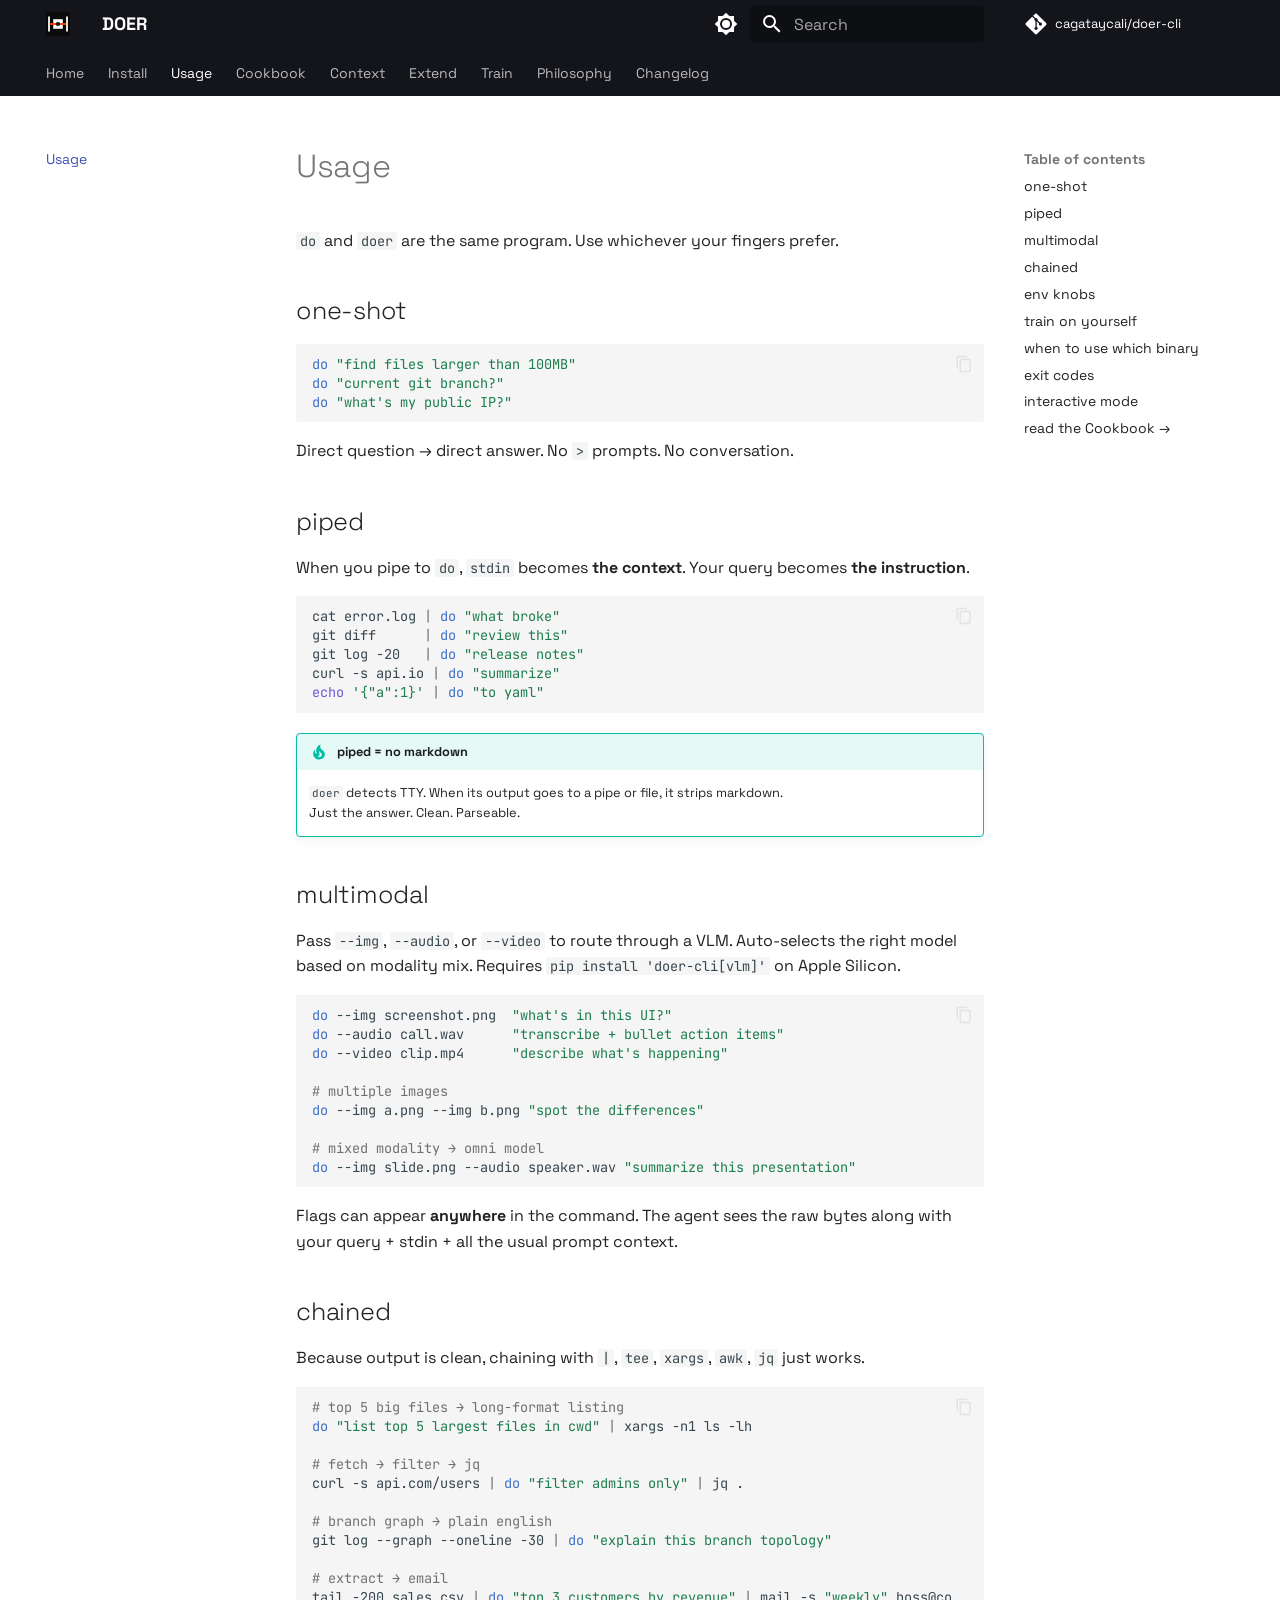
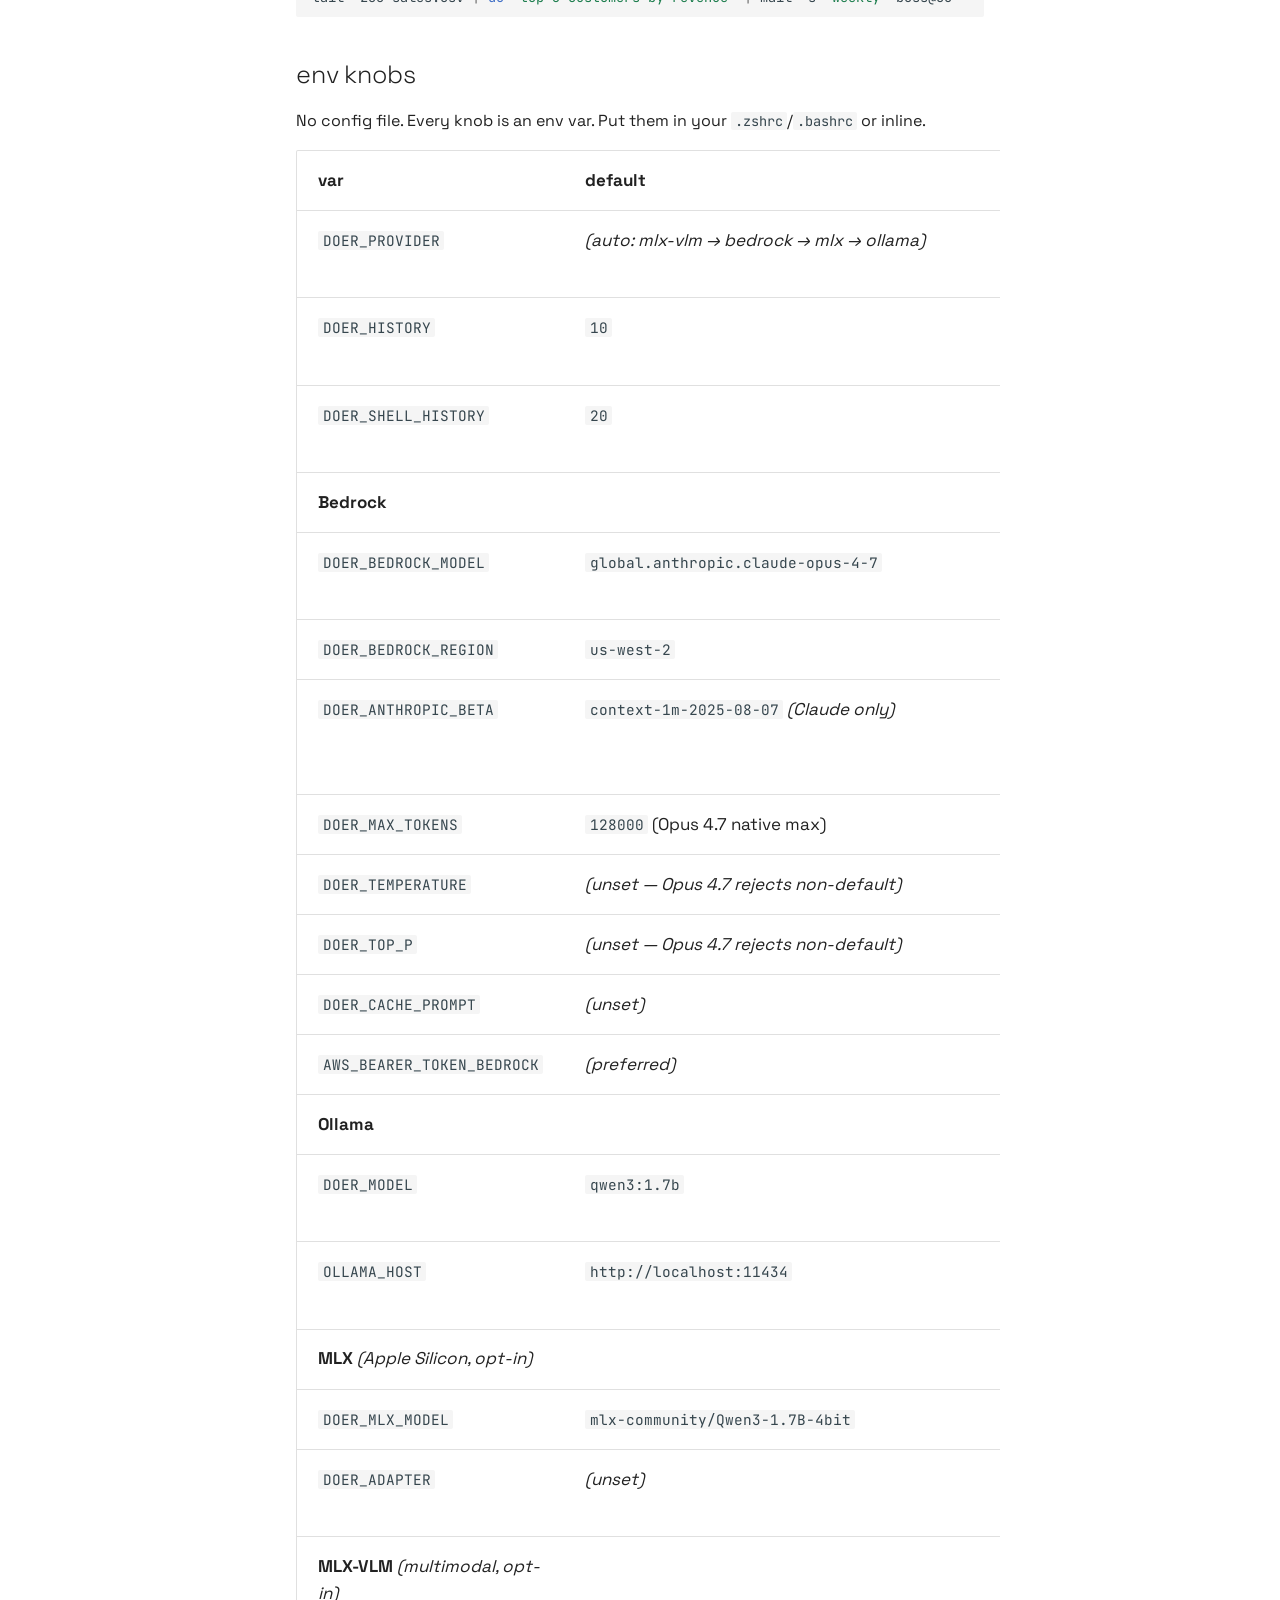
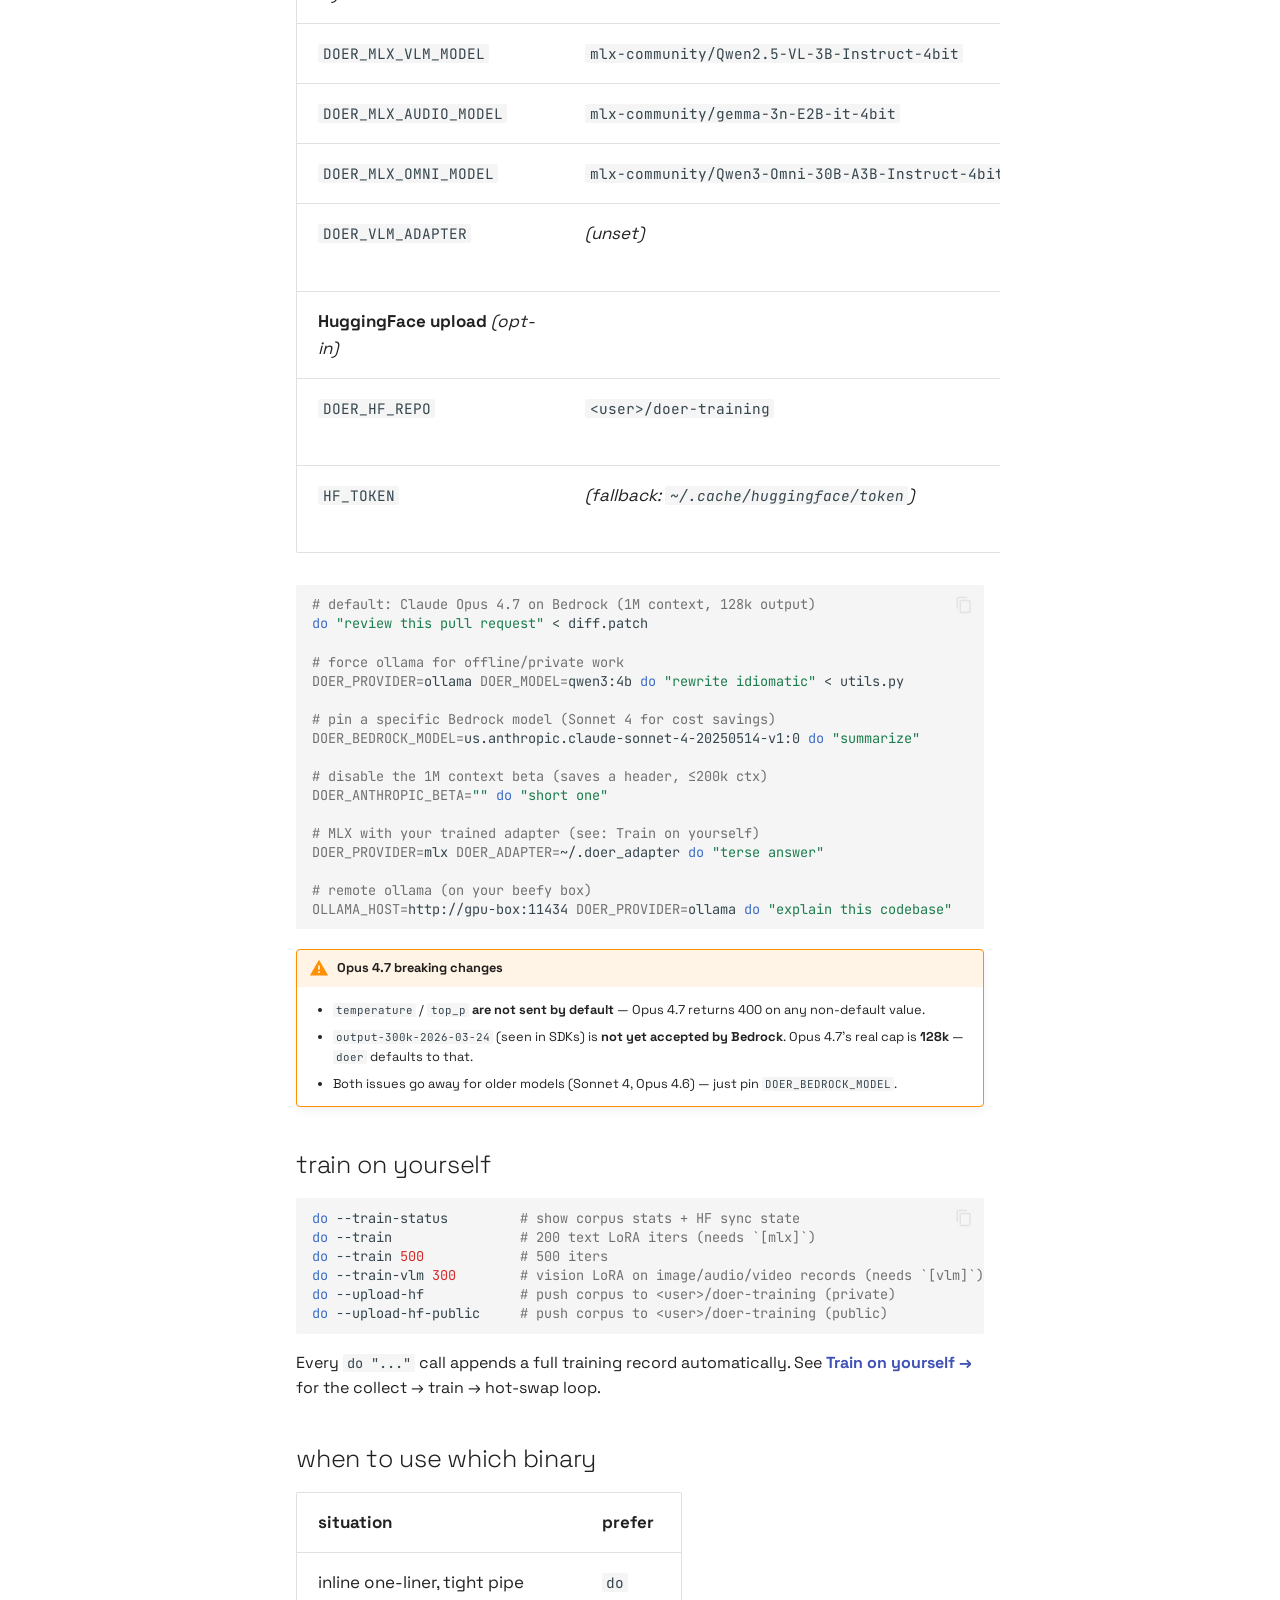
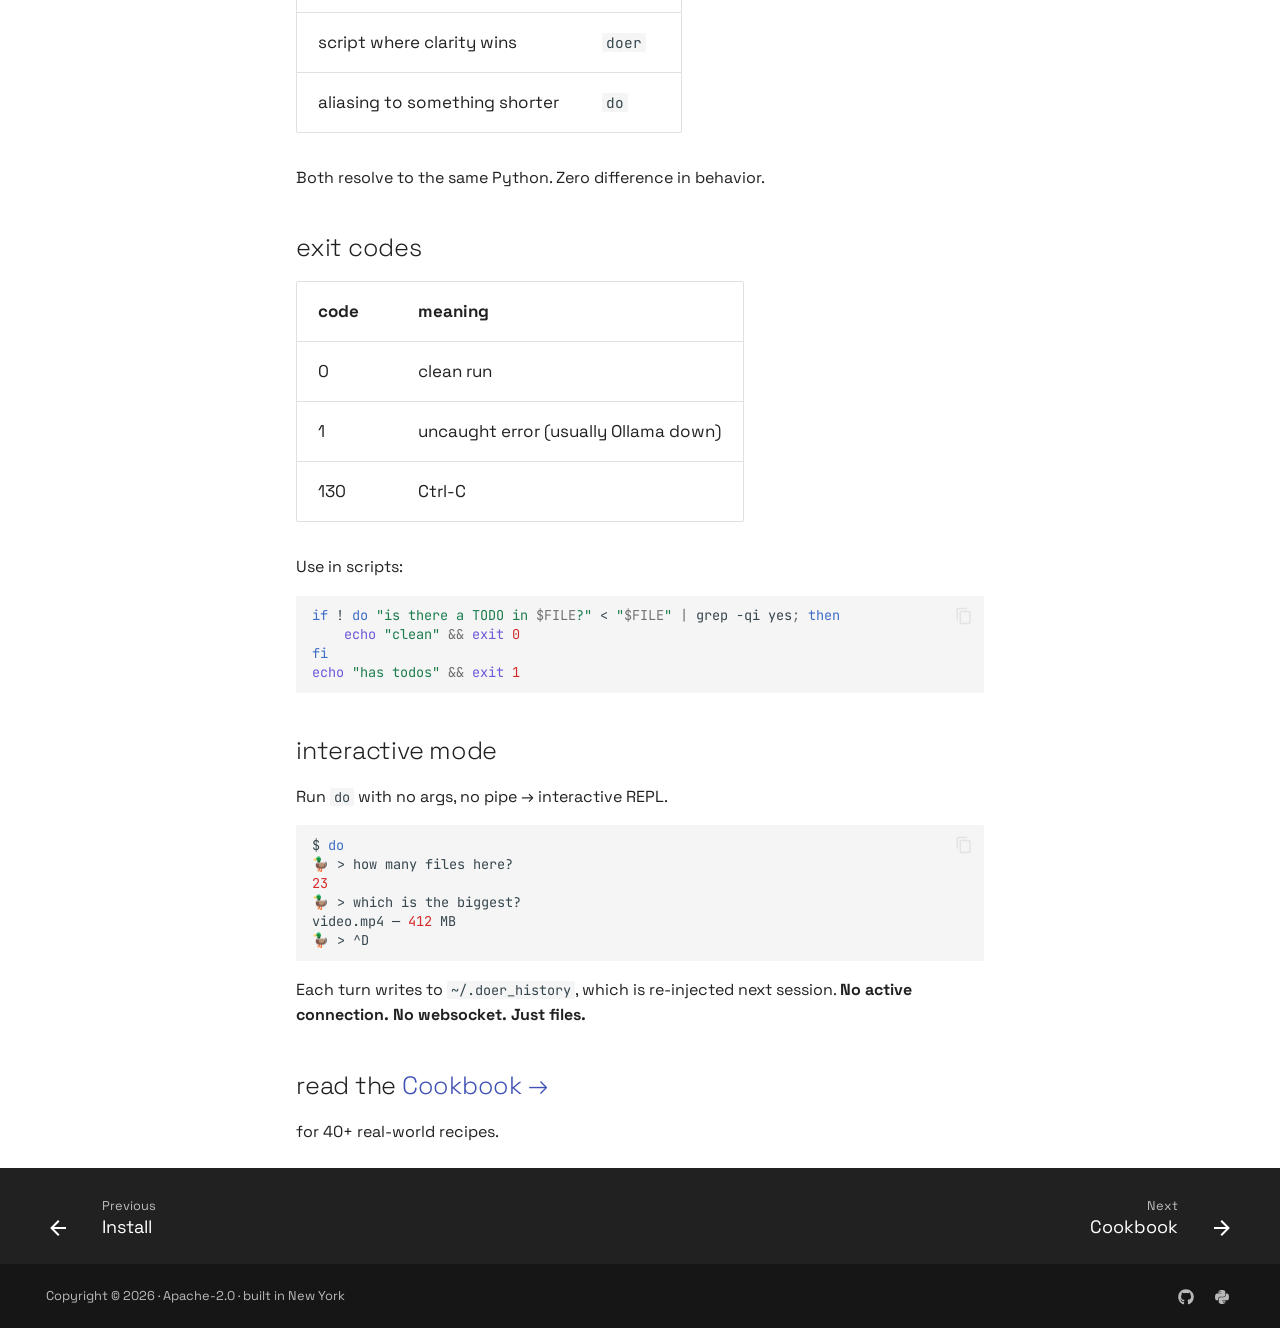
<file: usage/index.html>
<!doctype html>
<html lang="en" class="no-js">
  <head>
    
      <meta charset="utf-8">
      <meta name="viewport" content="width=device-width,initial-scale=1">
      
        <meta name="description" content="A Unix citizen that thinks. In text, images, audio, and video.">
      
      
      
        <link rel="canonical" href="https://doer.duck.nyc/usage/">
      
      
        <link rel="prev" href="../install/">
      
      
        <link rel="next" href="../cookbook/">
      
      
        
      
      
      <link rel="icon" href="../doer.svg">
      <meta name="generator" content="mkdocs-1.6.1, mkdocs-material-9.7.6">
    
    
      
        <title>Usage - DOER</title>
      
    
    
      <link rel="stylesheet" href="../assets/stylesheets/main.484c7ddc.min.css">
      
        
        <link rel="stylesheet" href="../assets/stylesheets/palette.ab4e12ef.min.css">
      
      


    
    
      
    
    
      
        
        
        <link rel="preconnect" href="https://fonts.gstatic.com" crossorigin>
        <link rel="stylesheet" href="https://fonts.googleapis.com/css?family=Space+Grotesk:300,300i,400,400i,700,700i%7CJetBrains+Mono:400,400i,700,700i&display=fallback">
        <style>:root{--md-text-font:"Space Grotesk";--md-code-font:"JetBrains Mono"}</style>
      
    
    
      <link rel="stylesheet" href="../assets/brand.css">
    
    <script>__md_scope=new URL("..",location),__md_hash=e=>[...e].reduce(((e,_)=>(e<<5)-e+_.charCodeAt(0)),0),__md_get=(e,_=localStorage,t=__md_scope)=>JSON.parse(_.getItem(t.pathname+"."+e)),__md_set=(e,_,t=localStorage,a=__md_scope)=>{try{t.setItem(a.pathname+"."+e,JSON.stringify(_))}catch(e){}}</script>
    
      

    
    
  <meta property="og:title" content="Usage · DOER">
  <meta property="og:description" content="A Unix citizen that thinks. stdin → llm → stdout. One file. One dep.">
  <meta property="og:type" content="website">
  <meta property="og:url" content="https://doer.duck.nyc/usage/">
  <meta property="og:image" content="https://doer.duck.nyc/doer.svg">
  <meta name="twitter:card" content="summary_large_image">
  <meta name="twitter:title" content="Usage · DOER">
  <meta name="twitter:description" content="A Unix citizen that thinks. stdin → llm → stdout.">
  <meta name="twitter:image" content="https://doer.duck.nyc/doer.svg">
  <meta name="keywords" content="cli, unix, llm, ollama, pipe, agent, terminal, ai, doer">
  <meta name="author" content="cagataycali">
  <meta name="theme-color" content="#FF3D00">

  </head>
  
  
    
    
      
    
    
    
    
    <body dir="ltr" data-md-color-scheme="slate" data-md-color-primary="black" data-md-color-accent="deep-orange">
  
    
    <input class="md-toggle" data-md-toggle="drawer" type="checkbox" id="__drawer" autocomplete="off">
    <input class="md-toggle" data-md-toggle="search" type="checkbox" id="__search" autocomplete="off">
    <label class="md-overlay" for="__drawer"></label>
    <div data-md-component="skip">
      
        
        <a href="#usage" class="md-skip">
          Skip to content
        </a>
      
    </div>
    <div data-md-component="announce">
      
    </div>
    
    
      

<header class="md-header" data-md-component="header">
  <nav class="md-header__inner md-grid" aria-label="Header">
    <a href=".." title="DOER" class="md-header__button md-logo" aria-label="DOER" data-md-component="logo">
      
  <img src="../doer.svg" alt="logo">

    </a>
    <label class="md-header__button md-icon" for="__drawer">
      
      <svg xmlns="http://www.w3.org/2000/svg" viewBox="0 0 24 24"><path d="M3 6h18v2H3zm0 5h18v2H3zm0 5h18v2H3z"/></svg>
    </label>
    <div class="md-header__title" data-md-component="header-title">
      <div class="md-header__ellipsis">
        <div class="md-header__topic">
          <span class="md-ellipsis">
            DOER
          </span>
        </div>
        <div class="md-header__topic" data-md-component="header-topic">
          <span class="md-ellipsis">
            
              Usage
            
          </span>
        </div>
      </div>
    </div>
    
      
        <form class="md-header__option" data-md-component="palette">
  
    
    
    
    <input class="md-option" data-md-color-media="(prefers-color-scheme: dark)" data-md-color-scheme="slate" data-md-color-primary="black" data-md-color-accent="deep-orange"  aria-label="Light mode"  type="radio" name="__palette" id="__palette_0">
    
      <label class="md-header__button md-icon" title="Light mode" for="__palette_1" hidden>
        <svg xmlns="http://www.w3.org/2000/svg" viewBox="0 0 24 24"><path d="M12 18c-.89 0-1.74-.2-2.5-.55C11.56 16.5 13 14.42 13 12s-1.44-4.5-3.5-5.45C10.26 6.2 11.11 6 12 6a6 6 0 0 1 6 6 6 6 0 0 1-6 6m8-9.31V4h-4.69L12 .69 8.69 4H4v4.69L.69 12 4 15.31V20h4.69L12 23.31 15.31 20H20v-4.69L23.31 12z"/></svg>
      </label>
    
  
    
    
    
    <input class="md-option" data-md-color-media="(prefers-color-scheme: light)" data-md-color-scheme="default" data-md-color-primary="black" data-md-color-accent="deep-orange"  aria-label="Dark mode"  type="radio" name="__palette" id="__palette_1">
    
      <label class="md-header__button md-icon" title="Dark mode" for="__palette_0" hidden>
        <svg xmlns="http://www.w3.org/2000/svg" viewBox="0 0 24 24"><path d="M12 8a4 4 0 0 0-4 4 4 4 0 0 0 4 4 4 4 0 0 0 4-4 4 4 0 0 0-4-4m0 10a6 6 0 0 1-6-6 6 6 0 0 1 6-6 6 6 0 0 1 6 6 6 6 0 0 1-6 6m8-9.31V4h-4.69L12 .69 8.69 4H4v4.69L.69 12 4 15.31V20h4.69L12 23.31 15.31 20H20v-4.69L23.31 12z"/></svg>
      </label>
    
  
</form>
      
    
    
      <script>var palette=__md_get("__palette");if(palette&&palette.color){if("(prefers-color-scheme)"===palette.color.media){var media=matchMedia("(prefers-color-scheme: light)"),input=document.querySelector(media.matches?"[data-md-color-media='(prefers-color-scheme: light)']":"[data-md-color-media='(prefers-color-scheme: dark)']");palette.color.media=input.getAttribute("data-md-color-media"),palette.color.scheme=input.getAttribute("data-md-color-scheme"),palette.color.primary=input.getAttribute("data-md-color-primary"),palette.color.accent=input.getAttribute("data-md-color-accent")}for(var[key,value]of Object.entries(palette.color))document.body.setAttribute("data-md-color-"+key,value)}</script>
    
    
    
      
      
        <label class="md-header__button md-icon" for="__search">
          
          <svg xmlns="http://www.w3.org/2000/svg" viewBox="0 0 24 24"><path d="M9.5 3A6.5 6.5 0 0 1 16 9.5c0 1.61-.59 3.09-1.56 4.23l.27.27h.79l5 5-1.5 1.5-5-5v-.79l-.27-.27A6.52 6.52 0 0 1 9.5 16 6.5 6.5 0 0 1 3 9.5 6.5 6.5 0 0 1 9.5 3m0 2C7 5 5 7 5 9.5S7 14 9.5 14 14 12 14 9.5 12 5 9.5 5"/></svg>
        </label>
        <div class="md-search" data-md-component="search" role="dialog">
  <label class="md-search__overlay" for="__search"></label>
  <div class="md-search__inner" role="search">
    <form class="md-search__form" name="search">
      <input type="text" class="md-search__input" name="query" aria-label="Search" placeholder="Search" autocapitalize="off" autocorrect="off" autocomplete="off" spellcheck="false" data-md-component="search-query" required>
      <label class="md-search__icon md-icon" for="__search">
        
        <svg xmlns="http://www.w3.org/2000/svg" viewBox="0 0 24 24"><path d="M9.5 3A6.5 6.5 0 0 1 16 9.5c0 1.61-.59 3.09-1.56 4.23l.27.27h.79l5 5-1.5 1.5-5-5v-.79l-.27-.27A6.52 6.52 0 0 1 9.5 16 6.5 6.5 0 0 1 3 9.5 6.5 6.5 0 0 1 9.5 3m0 2C7 5 5 7 5 9.5S7 14 9.5 14 14 12 14 9.5 12 5 9.5 5"/></svg>
        
        <svg xmlns="http://www.w3.org/2000/svg" viewBox="0 0 24 24"><path d="M20 11v2H8l5.5 5.5-1.42 1.42L4.16 12l7.92-7.92L13.5 5.5 8 11z"/></svg>
      </label>
      <nav class="md-search__options" aria-label="Search">
        
        <button type="reset" class="md-search__icon md-icon" title="Clear" aria-label="Clear" tabindex="-1">
          
          <svg xmlns="http://www.w3.org/2000/svg" viewBox="0 0 24 24"><path d="M19 6.41 17.59 5 12 10.59 6.41 5 5 6.41 10.59 12 5 17.59 6.41 19 12 13.41 17.59 19 19 17.59 13.41 12z"/></svg>
        </button>
      </nav>
      
        <div class="md-search__suggest" data-md-component="search-suggest"></div>
      
    </form>
    <div class="md-search__output">
      <div class="md-search__scrollwrap" tabindex="0" data-md-scrollfix>
        <div class="md-search-result" data-md-component="search-result">
          <div class="md-search-result__meta">
            Initializing search
          </div>
          <ol class="md-search-result__list" role="presentation"></ol>
        </div>
      </div>
    </div>
  </div>
</div>
      
    
    
      <div class="md-header__source">
        <a href="https://github.com/cagataycali/doer-cli" title="Go to repository" class="md-source" data-md-component="source">
  <div class="md-source__icon md-icon">
    
    <svg xmlns="http://www.w3.org/2000/svg" viewBox="0 0 448 512"><!--! Font Awesome Free 7.1.0 by @fontawesome - https://fontawesome.com License - https://fontawesome.com/license/free (Icons: CC BY 4.0, Fonts: SIL OFL 1.1, Code: MIT License) Copyright 2025 Fonticons, Inc.--><path d="M439.6 236.1 244 40.5c-5.4-5.5-12.8-8.5-20.4-8.5s-15 3-20.4 8.4L162.5 81l51.5 51.5c27.1-9.1 52.7 16.8 43.4 43.7l49.7 49.7c34.2-11.8 61.2 31 35.5 56.7-26.5 26.5-70.2-2.9-56-37.3L240.3 199v121.9c25.3 12.5 22.3 41.8 9.1 55-6.4 6.4-15.2 10.1-24.3 10.1s-17.8-3.6-24.3-10.1c-17.6-17.6-11.1-46.9 11.2-56v-123c-20.8-8.5-24.6-30.7-18.6-45L142.6 101 8.5 235.1C3 240.6 0 247.9 0 255.5s3 15 8.5 20.4l195.6 195.7c5.4 5.4 12.7 8.4 20.4 8.4s15-3 20.4-8.4l194.7-194.7c5.4-5.4 8.4-12.8 8.4-20.4s-3-15-8.4-20.4"/></svg>
  </div>
  <div class="md-source__repository">
    cagataycali/doer-cli
  </div>
</a>
      </div>
    
  </nav>
  
</header>
    
    <div class="md-container" data-md-component="container">
      
      
        
          
            
<nav class="md-tabs" aria-label="Tabs" data-md-component="tabs">
  <div class="md-grid">
    <ul class="md-tabs__list">
      
        
  
  
  
  
    <li class="md-tabs__item">
      <a href=".." class="md-tabs__link">
        
  
  
    
  
  Home

      </a>
    </li>
  

      
        
  
  
  
  
    <li class="md-tabs__item">
      <a href="../install/" class="md-tabs__link">
        
  
  
    
  
  Install

      </a>
    </li>
  

      
        
  
  
  
    
  
  
    <li class="md-tabs__item md-tabs__item--active">
      <a href="./" class="md-tabs__link">
        
  
  
    
  
  Usage

      </a>
    </li>
  

      
        
  
  
  
  
    <li class="md-tabs__item">
      <a href="../cookbook/" class="md-tabs__link">
        
  
  
    
  
  Cookbook

      </a>
    </li>
  

      
        
  
  
  
  
    <li class="md-tabs__item">
      <a href="../context/" class="md-tabs__link">
        
  
  
    
  
  Context

      </a>
    </li>
  

      
        
  
  
  
  
    <li class="md-tabs__item">
      <a href="../extend/" class="md-tabs__link">
        
  
  
    
  
  Extend

      </a>
    </li>
  

      
        
  
  
  
  
    <li class="md-tabs__item">
      <a href="../train/" class="md-tabs__link">
        
  
  
    
  
  Train

      </a>
    </li>
  

      
        
  
  
  
  
    <li class="md-tabs__item">
      <a href="../philosophy/" class="md-tabs__link">
        
  
  
    
  
  Philosophy

      </a>
    </li>
  

      
        
  
  
  
  
    <li class="md-tabs__item">
      <a href="../changelog/" class="md-tabs__link">
        
  
  
    
  
  Changelog

      </a>
    </li>
  

      
    </ul>
  </div>
</nav>
          
        
      
      <main class="md-main" data-md-component="main">
        <div class="md-main__inner md-grid">
          
            
              
              <div class="md-sidebar md-sidebar--primary" data-md-component="sidebar" data-md-type="navigation" >
                <div class="md-sidebar__scrollwrap">
                  <div class="md-sidebar__inner">
                    


  


<nav class="md-nav md-nav--primary md-nav--lifted" aria-label="Navigation" data-md-level="0">
  <label class="md-nav__title" for="__drawer">
    <a href=".." title="DOER" class="md-nav__button md-logo" aria-label="DOER" data-md-component="logo">
      
  <img src="../doer.svg" alt="logo">

    </a>
    DOER
  </label>
  
    <div class="md-nav__source">
      <a href="https://github.com/cagataycali/doer-cli" title="Go to repository" class="md-source" data-md-component="source">
  <div class="md-source__icon md-icon">
    
    <svg xmlns="http://www.w3.org/2000/svg" viewBox="0 0 448 512"><!--! Font Awesome Free 7.1.0 by @fontawesome - https://fontawesome.com License - https://fontawesome.com/license/free (Icons: CC BY 4.0, Fonts: SIL OFL 1.1, Code: MIT License) Copyright 2025 Fonticons, Inc.--><path d="M439.6 236.1 244 40.5c-5.4-5.5-12.8-8.5-20.4-8.5s-15 3-20.4 8.4L162.5 81l51.5 51.5c27.1-9.1 52.7 16.8 43.4 43.7l49.7 49.7c34.2-11.8 61.2 31 35.5 56.7-26.5 26.5-70.2-2.9-56-37.3L240.3 199v121.9c25.3 12.5 22.3 41.8 9.1 55-6.4 6.4-15.2 10.1-24.3 10.1s-17.8-3.6-24.3-10.1c-17.6-17.6-11.1-46.9 11.2-56v-123c-20.8-8.5-24.6-30.7-18.6-45L142.6 101 8.5 235.1C3 240.6 0 247.9 0 255.5s3 15 8.5 20.4l195.6 195.7c5.4 5.4 12.7 8.4 20.4 8.4s15-3 20.4-8.4l194.7-194.7c5.4-5.4 8.4-12.8 8.4-20.4s-3-15-8.4-20.4"/></svg>
  </div>
  <div class="md-source__repository">
    cagataycali/doer-cli
  </div>
</a>
    </div>
  
  <ul class="md-nav__list" data-md-scrollfix>
    
      
      
  
  
  
  
    <li class="md-nav__item">
      <a href=".." class="md-nav__link">
        
  
  
  <span class="md-ellipsis">
    
  
    Home
  

    
  </span>
  
  

      </a>
    </li>
  

    
      
      
  
  
  
  
    <li class="md-nav__item">
      <a href="../install/" class="md-nav__link">
        
  
  
  <span class="md-ellipsis">
    
  
    Install
  

    
  </span>
  
  

      </a>
    </li>
  

    
      
      
  
  
    
  
  
  
    <li class="md-nav__item md-nav__item--active">
      
      <input class="md-nav__toggle md-toggle" type="checkbox" id="__toc">
      
      
        
      
      
        <label class="md-nav__link md-nav__link--active" for="__toc">
          
  
  
  <span class="md-ellipsis">
    
  
    Usage
  

    
  </span>
  
  

          <span class="md-nav__icon md-icon"></span>
        </label>
      
      <a href="./" class="md-nav__link md-nav__link--active">
        
  
  
  <span class="md-ellipsis">
    
  
    Usage
  

    
  </span>
  
  

      </a>
      
        

<nav class="md-nav md-nav--secondary" aria-label="Table of contents">
  
  
  
    
  
  
    <label class="md-nav__title" for="__toc">
      <span class="md-nav__icon md-icon"></span>
      Table of contents
    </label>
    <ul class="md-nav__list" data-md-component="toc" data-md-scrollfix>
      
        <li class="md-nav__item">
  <a href="#one-shot" class="md-nav__link">
    <span class="md-ellipsis">
      
        one-shot
      
    </span>
  </a>
  
</li>
      
        <li class="md-nav__item">
  <a href="#piped" class="md-nav__link">
    <span class="md-ellipsis">
      
        piped
      
    </span>
  </a>
  
</li>
      
        <li class="md-nav__item">
  <a href="#multimodal" class="md-nav__link">
    <span class="md-ellipsis">
      
        multimodal
      
    </span>
  </a>
  
</li>
      
        <li class="md-nav__item">
  <a href="#chained" class="md-nav__link">
    <span class="md-ellipsis">
      
        chained
      
    </span>
  </a>
  
</li>
      
        <li class="md-nav__item">
  <a href="#env-knobs" class="md-nav__link">
    <span class="md-ellipsis">
      
        env knobs
      
    </span>
  </a>
  
</li>
      
        <li class="md-nav__item">
  <a href="#train-on-yourself" class="md-nav__link">
    <span class="md-ellipsis">
      
        train on yourself
      
    </span>
  </a>
  
</li>
      
        <li class="md-nav__item">
  <a href="#when-to-use-which-binary" class="md-nav__link">
    <span class="md-ellipsis">
      
        when to use which binary
      
    </span>
  </a>
  
</li>
      
        <li class="md-nav__item">
  <a href="#exit-codes" class="md-nav__link">
    <span class="md-ellipsis">
      
        exit codes
      
    </span>
  </a>
  
</li>
      
        <li class="md-nav__item">
  <a href="#interactive-mode" class="md-nav__link">
    <span class="md-ellipsis">
      
        interactive mode
      
    </span>
  </a>
  
</li>
      
        <li class="md-nav__item">
  <a href="#read-the-cookbook" class="md-nav__link">
    <span class="md-ellipsis">
      
        read the Cookbook →
      
    </span>
  </a>
  
</li>
      
    </ul>
  
</nav>
      
    </li>
  

    
      
      
  
  
  
  
    <li class="md-nav__item">
      <a href="../cookbook/" class="md-nav__link">
        
  
  
  <span class="md-ellipsis">
    
  
    Cookbook
  

    
  </span>
  
  

      </a>
    </li>
  

    
      
      
  
  
  
  
    <li class="md-nav__item">
      <a href="../context/" class="md-nav__link">
        
  
  
  <span class="md-ellipsis">
    
  
    Context
  

    
  </span>
  
  

      </a>
    </li>
  

    
      
      
  
  
  
  
    <li class="md-nav__item">
      <a href="../extend/" class="md-nav__link">
        
  
  
  <span class="md-ellipsis">
    
  
    Extend
  

    
  </span>
  
  

      </a>
    </li>
  

    
      
      
  
  
  
  
    <li class="md-nav__item">
      <a href="../train/" class="md-nav__link">
        
  
  
  <span class="md-ellipsis">
    
  
    Train
  

    
  </span>
  
  

      </a>
    </li>
  

    
      
      
  
  
  
  
    <li class="md-nav__item">
      <a href="../philosophy/" class="md-nav__link">
        
  
  
  <span class="md-ellipsis">
    
  
    Philosophy
  

    
  </span>
  
  

      </a>
    </li>
  

    
      
      
  
  
  
  
    <li class="md-nav__item">
      <a href="../changelog/" class="md-nav__link">
        
  
  
  <span class="md-ellipsis">
    
  
    Changelog
  

    
  </span>
  
  

      </a>
    </li>
  

    
  </ul>
</nav>
                  </div>
                </div>
              </div>
            
            
              
              <div class="md-sidebar md-sidebar--secondary" data-md-component="sidebar" data-md-type="toc" >
                <div class="md-sidebar__scrollwrap">
                  <div class="md-sidebar__inner">
                    

<nav class="md-nav md-nav--secondary" aria-label="Table of contents">
  
  
  
    
  
  
    <label class="md-nav__title" for="__toc">
      <span class="md-nav__icon md-icon"></span>
      Table of contents
    </label>
    <ul class="md-nav__list" data-md-component="toc" data-md-scrollfix>
      
        <li class="md-nav__item">
  <a href="#one-shot" class="md-nav__link">
    <span class="md-ellipsis">
      
        one-shot
      
    </span>
  </a>
  
</li>
      
        <li class="md-nav__item">
  <a href="#piped" class="md-nav__link">
    <span class="md-ellipsis">
      
        piped
      
    </span>
  </a>
  
</li>
      
        <li class="md-nav__item">
  <a href="#multimodal" class="md-nav__link">
    <span class="md-ellipsis">
      
        multimodal
      
    </span>
  </a>
  
</li>
      
        <li class="md-nav__item">
  <a href="#chained" class="md-nav__link">
    <span class="md-ellipsis">
      
        chained
      
    </span>
  </a>
  
</li>
      
        <li class="md-nav__item">
  <a href="#env-knobs" class="md-nav__link">
    <span class="md-ellipsis">
      
        env knobs
      
    </span>
  </a>
  
</li>
      
        <li class="md-nav__item">
  <a href="#train-on-yourself" class="md-nav__link">
    <span class="md-ellipsis">
      
        train on yourself
      
    </span>
  </a>
  
</li>
      
        <li class="md-nav__item">
  <a href="#when-to-use-which-binary" class="md-nav__link">
    <span class="md-ellipsis">
      
        when to use which binary
      
    </span>
  </a>
  
</li>
      
        <li class="md-nav__item">
  <a href="#exit-codes" class="md-nav__link">
    <span class="md-ellipsis">
      
        exit codes
      
    </span>
  </a>
  
</li>
      
        <li class="md-nav__item">
  <a href="#interactive-mode" class="md-nav__link">
    <span class="md-ellipsis">
      
        interactive mode
      
    </span>
  </a>
  
</li>
      
        <li class="md-nav__item">
  <a href="#read-the-cookbook" class="md-nav__link">
    <span class="md-ellipsis">
      
        read the Cookbook →
      
    </span>
  </a>
  
</li>
      
    </ul>
  
</nav>
                  </div>
                </div>
              </div>
            
          
          
            <div class="md-content" data-md-component="content">
              
              <article class="md-content__inner md-typeset">
                
                  


  
  


<h1 id="usage">Usage<a class="headerlink" href="#usage" title="Permanent link">&para;</a></h1>
<p><code>do</code> and <code>doer</code> are the same program. Use whichever your fingers prefer.</p>
<h2 id="one-shot">one-shot<a class="headerlink" href="#one-shot" title="Permanent link">&para;</a></h2>
<div class="language-bash highlight"><pre><span></span><code><span id="__span-0-1"><a id="__codelineno-0-1" name="__codelineno-0-1" href="#__codelineno-0-1"></a><span class="k">do</span><span class="w"> </span><span class="s2">&quot;find files larger than 100MB&quot;</span>
</span><span id="__span-0-2"><a id="__codelineno-0-2" name="__codelineno-0-2" href="#__codelineno-0-2"></a><span class="k">do</span><span class="w"> </span><span class="s2">&quot;current git branch?&quot;</span>
</span><span id="__span-0-3"><a id="__codelineno-0-3" name="__codelineno-0-3" href="#__codelineno-0-3"></a><span class="k">do</span><span class="w"> </span><span class="s2">&quot;what&#39;s my public IP?&quot;</span>
</span></code></pre></div>
<p>Direct question → direct answer. No <code>&gt;</code> prompts. No conversation.</p>
<h2 id="piped">piped<a class="headerlink" href="#piped" title="Permanent link">&para;</a></h2>
<p>When you pipe to <code>do</code>, <code>stdin</code> becomes <strong>the context</strong>. Your query becomes <strong>the instruction</strong>.</p>
<div class="language-bash highlight"><pre><span></span><code><span id="__span-1-1"><a id="__codelineno-1-1" name="__codelineno-1-1" href="#__codelineno-1-1"></a>cat<span class="w"> </span>error.log<span class="w"> </span><span class="p">|</span><span class="w"> </span><span class="k">do</span><span class="w"> </span><span class="s2">&quot;what broke&quot;</span>
</span><span id="__span-1-2"><a id="__codelineno-1-2" name="__codelineno-1-2" href="#__codelineno-1-2"></a>git<span class="w"> </span>diff<span class="w">      </span><span class="p">|</span><span class="w"> </span><span class="k">do</span><span class="w"> </span><span class="s2">&quot;review this&quot;</span>
</span><span id="__span-1-3"><a id="__codelineno-1-3" name="__codelineno-1-3" href="#__codelineno-1-3"></a>git<span class="w"> </span>log<span class="w"> </span>-20<span class="w">   </span><span class="p">|</span><span class="w"> </span><span class="k">do</span><span class="w"> </span><span class="s2">&quot;release notes&quot;</span>
</span><span id="__span-1-4"><a id="__codelineno-1-4" name="__codelineno-1-4" href="#__codelineno-1-4"></a>curl<span class="w"> </span>-s<span class="w"> </span>api.io<span class="w"> </span><span class="p">|</span><span class="w"> </span><span class="k">do</span><span class="w"> </span><span class="s2">&quot;summarize&quot;</span>
</span><span id="__span-1-5"><a id="__codelineno-1-5" name="__codelineno-1-5" href="#__codelineno-1-5"></a><span class="nb">echo</span><span class="w"> </span><span class="s1">&#39;{&quot;a&quot;:1}&#39;</span><span class="w"> </span><span class="p">|</span><span class="w"> </span><span class="k">do</span><span class="w"> </span><span class="s2">&quot;to yaml&quot;</span>
</span></code></pre></div>
<div class="admonition tip">
<p class="admonition-title">piped = no markdown</p>
<p><code>doer</code> detects TTY. When its output goes to a pipe or file, it strips markdown.<br />
Just the answer. Clean. Parseable.</p>
</div>
<h2 id="multimodal">multimodal<a class="headerlink" href="#multimodal" title="Permanent link">&para;</a></h2>
<p>Pass <code>--img</code>, <code>--audio</code>, or <code>--video</code> to route through a VLM. Auto-selects
the right model based on modality mix. Requires <code>pip install 'doer-cli[vlm]'</code>
on Apple Silicon.</p>
<div class="language-bash highlight"><pre><span></span><code><span id="__span-2-1"><a id="__codelineno-2-1" name="__codelineno-2-1" href="#__codelineno-2-1"></a><span class="k">do</span><span class="w"> </span>--img<span class="w"> </span>screenshot.png<span class="w">  </span><span class="s2">&quot;what&#39;s in this UI?&quot;</span>
</span><span id="__span-2-2"><a id="__codelineno-2-2" name="__codelineno-2-2" href="#__codelineno-2-2"></a><span class="k">do</span><span class="w"> </span>--audio<span class="w"> </span>call.wav<span class="w">      </span><span class="s2">&quot;transcribe + bullet action items&quot;</span>
</span><span id="__span-2-3"><a id="__codelineno-2-3" name="__codelineno-2-3" href="#__codelineno-2-3"></a><span class="k">do</span><span class="w"> </span>--video<span class="w"> </span>clip.mp4<span class="w">      </span><span class="s2">&quot;describe what&#39;s happening&quot;</span>
</span><span id="__span-2-4"><a id="__codelineno-2-4" name="__codelineno-2-4" href="#__codelineno-2-4"></a>
</span><span id="__span-2-5"><a id="__codelineno-2-5" name="__codelineno-2-5" href="#__codelineno-2-5"></a><span class="c1"># multiple images</span>
</span><span id="__span-2-6"><a id="__codelineno-2-6" name="__codelineno-2-6" href="#__codelineno-2-6"></a><span class="k">do</span><span class="w"> </span>--img<span class="w"> </span>a.png<span class="w"> </span>--img<span class="w"> </span>b.png<span class="w"> </span><span class="s2">&quot;spot the differences&quot;</span>
</span><span id="__span-2-7"><a id="__codelineno-2-7" name="__codelineno-2-7" href="#__codelineno-2-7"></a>
</span><span id="__span-2-8"><a id="__codelineno-2-8" name="__codelineno-2-8" href="#__codelineno-2-8"></a><span class="c1"># mixed modality → omni model</span>
</span><span id="__span-2-9"><a id="__codelineno-2-9" name="__codelineno-2-9" href="#__codelineno-2-9"></a><span class="k">do</span><span class="w"> </span>--img<span class="w"> </span>slide.png<span class="w"> </span>--audio<span class="w"> </span>speaker.wav<span class="w"> </span><span class="s2">&quot;summarize this presentation&quot;</span>
</span></code></pre></div>
<p>Flags can appear <strong>anywhere</strong> in the command. The agent sees the raw bytes
along with your query + stdin + all the usual prompt context.</p>
<h2 id="chained">chained<a class="headerlink" href="#chained" title="Permanent link">&para;</a></h2>
<p>Because output is clean, chaining with <code>|</code>, <code>tee</code>, <code>xargs</code>, <code>awk</code>, <code>jq</code> just works.</p>
<div class="language-bash highlight"><pre><span></span><code><span id="__span-3-1"><a id="__codelineno-3-1" name="__codelineno-3-1" href="#__codelineno-3-1"></a><span class="c1"># top 5 big files → long-format listing</span>
</span><span id="__span-3-2"><a id="__codelineno-3-2" name="__codelineno-3-2" href="#__codelineno-3-2"></a><span class="k">do</span><span class="w"> </span><span class="s2">&quot;list top 5 largest files in cwd&quot;</span><span class="w"> </span><span class="p">|</span><span class="w"> </span>xargs<span class="w"> </span>-n1<span class="w"> </span>ls<span class="w"> </span>-lh
</span><span id="__span-3-3"><a id="__codelineno-3-3" name="__codelineno-3-3" href="#__codelineno-3-3"></a>
</span><span id="__span-3-4"><a id="__codelineno-3-4" name="__codelineno-3-4" href="#__codelineno-3-4"></a><span class="c1"># fetch → filter → jq</span>
</span><span id="__span-3-5"><a id="__codelineno-3-5" name="__codelineno-3-5" href="#__codelineno-3-5"></a>curl<span class="w"> </span>-s<span class="w"> </span>api.com/users<span class="w"> </span><span class="p">|</span><span class="w"> </span><span class="k">do</span><span class="w"> </span><span class="s2">&quot;filter admins only&quot;</span><span class="w"> </span><span class="p">|</span><span class="w"> </span>jq<span class="w"> </span>.
</span><span id="__span-3-6"><a id="__codelineno-3-6" name="__codelineno-3-6" href="#__codelineno-3-6"></a>
</span><span id="__span-3-7"><a id="__codelineno-3-7" name="__codelineno-3-7" href="#__codelineno-3-7"></a><span class="c1"># branch graph → plain english</span>
</span><span id="__span-3-8"><a id="__codelineno-3-8" name="__codelineno-3-8" href="#__codelineno-3-8"></a>git<span class="w"> </span>log<span class="w"> </span>--graph<span class="w"> </span>--oneline<span class="w"> </span>-30<span class="w"> </span><span class="p">|</span><span class="w"> </span><span class="k">do</span><span class="w"> </span><span class="s2">&quot;explain this branch topology&quot;</span>
</span><span id="__span-3-9"><a id="__codelineno-3-9" name="__codelineno-3-9" href="#__codelineno-3-9"></a>
</span><span id="__span-3-10"><a id="__codelineno-3-10" name="__codelineno-3-10" href="#__codelineno-3-10"></a><span class="c1"># extract → email</span>
</span><span id="__span-3-11"><a id="__codelineno-3-11" name="__codelineno-3-11" href="#__codelineno-3-11"></a>tail<span class="w"> </span>-200<span class="w"> </span>sales.csv<span class="w"> </span><span class="p">|</span><span class="w"> </span><span class="k">do</span><span class="w"> </span><span class="s2">&quot;top 3 customers by revenue&quot;</span><span class="w"> </span><span class="p">|</span><span class="w"> </span>mail<span class="w"> </span>-s<span class="w"> </span><span class="s2">&quot;weekly&quot;</span><span class="w"> </span>boss@co
</span></code></pre></div>
<h2 id="env-knobs">env knobs<a class="headerlink" href="#env-knobs" title="Permanent link">&para;</a></h2>
<p>No config file. Every knob is an env var. Put them in your <code>.zshrc</code>/<code>.bashrc</code> or inline.</p>
<table>
<thead>
<tr>
<th>var</th>
<th>default</th>
<th>purpose</th>
</tr>
</thead>
<tbody>
<tr>
<td><code>DOER_PROVIDER</code></td>
<td><em>(auto: mlx-vlm → bedrock → mlx → ollama)</em></td>
<td><code>bedrock</code> | <code>mlx</code> | <code>mlx-vlm</code> | <code>ollama</code></td>
</tr>
<tr>
<td><code>DOER_HISTORY</code></td>
<td><code>10</code></td>
<td>Q/A pairs injected into prompt</td>
</tr>
<tr>
<td><code>DOER_SHELL_HISTORY</code></td>
<td><code>20</code></td>
<td>shell history lines in prompt</td>
</tr>
<tr>
<td><strong>Bedrock</strong></td>
<td></td>
<td></td>
</tr>
<tr>
<td><code>DOER_BEDROCK_MODEL</code></td>
<td><code>global.anthropic.claude-opus-4-7</code></td>
<td>bedrock model id or inference profile</td>
</tr>
<tr>
<td><code>DOER_BEDROCK_REGION</code></td>
<td><code>us-west-2</code></td>
<td>bedrock region</td>
</tr>
<tr>
<td><code>DOER_ANTHROPIC_BETA</code></td>
<td><code>context-1m-2025-08-07</code> <em>(Claude only)</em></td>
<td>comma-sep <code>anthropic_beta</code> headers</td>
</tr>
<tr>
<td><code>DOER_MAX_TOKENS</code></td>
<td><code>128000</code> (Opus 4.7 native max)</td>
<td>cap output length</td>
</tr>
<tr>
<td><code>DOER_TEMPERATURE</code></td>
<td><em>(unset — Opus 4.7 rejects non-default)</em></td>
<td>sampling temperature</td>
</tr>
<tr>
<td><code>DOER_TOP_P</code></td>
<td><em>(unset — Opus 4.7 rejects non-default)</em></td>
<td>nucleus sampling</td>
</tr>
<tr>
<td><code>DOER_CACHE_PROMPT</code></td>
<td><em>(unset)</em></td>
<td>enable prompt caching</td>
</tr>
<tr>
<td><code>AWS_BEARER_TOKEN_BEDROCK</code></td>
<td><em>(preferred)</em></td>
<td>bedrock bearer token</td>
</tr>
<tr>
<td><strong>Ollama</strong></td>
<td></td>
<td></td>
</tr>
<tr>
<td><code>DOER_MODEL</code></td>
<td><code>qwen3:1.7b</code></td>
<td>any model Ollama can run</td>
</tr>
<tr>
<td><code>OLLAMA_HOST</code></td>
<td><code>http://localhost:11434</code></td>
<td>point at a remote Ollama</td>
</tr>
<tr>
<td><strong>MLX</strong> <em>(Apple Silicon, opt-in)</em></td>
<td></td>
<td></td>
</tr>
<tr>
<td><code>DOER_MLX_MODEL</code></td>
<td><code>mlx-community/Qwen3-1.7B-4bit</code></td>
<td>base MLX model</td>
</tr>
<tr>
<td><code>DOER_ADAPTER</code></td>
<td><em>(unset)</em></td>
<td>path to LoRA adapter (hot-swap)</td>
</tr>
<tr>
<td><strong>MLX-VLM</strong> <em>(multimodal, opt-in)</em></td>
<td></td>
<td></td>
</tr>
<tr>
<td><code>DOER_MLX_VLM_MODEL</code></td>
<td><code>mlx-community/Qwen2.5-VL-3B-Instruct-4bit</code></td>
<td>vision model (<code>--img</code>)</td>
</tr>
<tr>
<td><code>DOER_MLX_AUDIO_MODEL</code></td>
<td><code>mlx-community/gemma-3n-E2B-it-4bit</code></td>
<td>audio model (<code>--audio</code>)</td>
</tr>
<tr>
<td><code>DOER_MLX_OMNI_MODEL</code></td>
<td><code>mlx-community/Qwen3-Omni-30B-A3B-Instruct-4bit</code></td>
<td>omni (image + audio)</td>
</tr>
<tr>
<td><code>DOER_VLM_ADAPTER</code></td>
<td><em>(unset)</em></td>
<td>path to VLM LoRA adapter</td>
</tr>
<tr>
<td><strong>HuggingFace upload</strong> <em>(opt-in)</em></td>
<td></td>
<td></td>
</tr>
<tr>
<td><code>DOER_HF_REPO</code></td>
<td><code>&lt;user&gt;/doer-training</code></td>
<td>target dataset repo for <code>--upload-hf</code></td>
</tr>
<tr>
<td><code>HF_TOKEN</code></td>
<td><em>(fallback: <code>~/.cache/huggingface/token</code>)</em></td>
<td>HF auth — or <code>huggingface-cli login</code></td>
</tr>
</tbody>
</table>
<div class="language-bash highlight"><pre><span></span><code><span id="__span-4-1"><a id="__codelineno-4-1" name="__codelineno-4-1" href="#__codelineno-4-1"></a><span class="c1"># default: Claude Opus 4.7 on Bedrock (1M context, 128k output)</span>
</span><span id="__span-4-2"><a id="__codelineno-4-2" name="__codelineno-4-2" href="#__codelineno-4-2"></a><span class="k">do</span><span class="w"> </span><span class="s2">&quot;review this pull request&quot;</span><span class="w"> </span>&lt;<span class="w"> </span>diff.patch
</span><span id="__span-4-3"><a id="__codelineno-4-3" name="__codelineno-4-3" href="#__codelineno-4-3"></a>
</span><span id="__span-4-4"><a id="__codelineno-4-4" name="__codelineno-4-4" href="#__codelineno-4-4"></a><span class="c1"># force ollama for offline/private work</span>
</span><span id="__span-4-5"><a id="__codelineno-4-5" name="__codelineno-4-5" href="#__codelineno-4-5"></a><span class="nv">DOER_PROVIDER</span><span class="o">=</span>ollama<span class="w"> </span><span class="nv">DOER_MODEL</span><span class="o">=</span>qwen3:4b<span class="w"> </span><span class="k">do</span><span class="w"> </span><span class="s2">&quot;rewrite idiomatic&quot;</span><span class="w"> </span>&lt;<span class="w"> </span>utils.py
</span><span id="__span-4-6"><a id="__codelineno-4-6" name="__codelineno-4-6" href="#__codelineno-4-6"></a>
</span><span id="__span-4-7"><a id="__codelineno-4-7" name="__codelineno-4-7" href="#__codelineno-4-7"></a><span class="c1"># pin a specific Bedrock model (Sonnet 4 for cost savings)</span>
</span><span id="__span-4-8"><a id="__codelineno-4-8" name="__codelineno-4-8" href="#__codelineno-4-8"></a><span class="nv">DOER_BEDROCK_MODEL</span><span class="o">=</span>us.anthropic.claude-sonnet-4-20250514-v1:0<span class="w"> </span><span class="k">do</span><span class="w"> </span><span class="s2">&quot;summarize&quot;</span>
</span><span id="__span-4-9"><a id="__codelineno-4-9" name="__codelineno-4-9" href="#__codelineno-4-9"></a>
</span><span id="__span-4-10"><a id="__codelineno-4-10" name="__codelineno-4-10" href="#__codelineno-4-10"></a><span class="c1"># disable the 1M context beta (saves a header, ≤200k ctx)</span>
</span><span id="__span-4-11"><a id="__codelineno-4-11" name="__codelineno-4-11" href="#__codelineno-4-11"></a><span class="nv">DOER_ANTHROPIC_BETA</span><span class="o">=</span><span class="s2">&quot;&quot;</span><span class="w"> </span><span class="k">do</span><span class="w"> </span><span class="s2">&quot;short one&quot;</span>
</span><span id="__span-4-12"><a id="__codelineno-4-12" name="__codelineno-4-12" href="#__codelineno-4-12"></a>
</span><span id="__span-4-13"><a id="__codelineno-4-13" name="__codelineno-4-13" href="#__codelineno-4-13"></a><span class="c1"># MLX with your trained adapter (see: Train on yourself)</span>
</span><span id="__span-4-14"><a id="__codelineno-4-14" name="__codelineno-4-14" href="#__codelineno-4-14"></a><span class="nv">DOER_PROVIDER</span><span class="o">=</span>mlx<span class="w"> </span><span class="nv">DOER_ADAPTER</span><span class="o">=</span>~/.doer_adapter<span class="w"> </span><span class="k">do</span><span class="w"> </span><span class="s2">&quot;terse answer&quot;</span>
</span><span id="__span-4-15"><a id="__codelineno-4-15" name="__codelineno-4-15" href="#__codelineno-4-15"></a>
</span><span id="__span-4-16"><a id="__codelineno-4-16" name="__codelineno-4-16" href="#__codelineno-4-16"></a><span class="c1"># remote ollama (on your beefy box)</span>
</span><span id="__span-4-17"><a id="__codelineno-4-17" name="__codelineno-4-17" href="#__codelineno-4-17"></a><span class="nv">OLLAMA_HOST</span><span class="o">=</span>http://gpu-box:11434<span class="w"> </span><span class="nv">DOER_PROVIDER</span><span class="o">=</span>ollama<span class="w"> </span><span class="k">do</span><span class="w"> </span><span class="s2">&quot;explain this codebase&quot;</span>
</span></code></pre></div>
<div class="admonition warning">
<p class="admonition-title">Opus 4.7 breaking changes</p>
<ul>
<li><code>temperature</code> / <code>top_p</code> <strong>are not sent by default</strong> — Opus 4.7 returns 400 on any non-default value.</li>
<li><code>output-300k-2026-03-24</code> (seen in SDKs) is <strong>not yet accepted by Bedrock</strong>. Opus 4.7's real cap is <strong>128k</strong> — <code>doer</code> defaults to that.</li>
<li>Both issues go away for older models (Sonnet 4, Opus 4.6) — just pin <code>DOER_BEDROCK_MODEL</code>.</li>
</ul>
</div>
<h2 id="train-on-yourself">train on yourself<a class="headerlink" href="#train-on-yourself" title="Permanent link">&para;</a></h2>
<div class="language-bash highlight"><pre><span></span><code><span id="__span-5-1"><a id="__codelineno-5-1" name="__codelineno-5-1" href="#__codelineno-5-1"></a><span class="k">do</span><span class="w"> </span>--train-status<span class="w">         </span><span class="c1"># show corpus stats + HF sync state</span>
</span><span id="__span-5-2"><a id="__codelineno-5-2" name="__codelineno-5-2" href="#__codelineno-5-2"></a><span class="k">do</span><span class="w"> </span>--train<span class="w">                </span><span class="c1"># 200 text LoRA iters (needs `[mlx]`)</span>
</span><span id="__span-5-3"><a id="__codelineno-5-3" name="__codelineno-5-3" href="#__codelineno-5-3"></a><span class="k">do</span><span class="w"> </span>--train<span class="w"> </span><span class="m">500</span><span class="w">            </span><span class="c1"># 500 iters</span>
</span><span id="__span-5-4"><a id="__codelineno-5-4" name="__codelineno-5-4" href="#__codelineno-5-4"></a><span class="k">do</span><span class="w"> </span>--train-vlm<span class="w"> </span><span class="m">300</span><span class="w">        </span><span class="c1"># vision LoRA on image/audio/video records (needs `[vlm]`)</span>
</span><span id="__span-5-5"><a id="__codelineno-5-5" name="__codelineno-5-5" href="#__codelineno-5-5"></a><span class="k">do</span><span class="w"> </span>--upload-hf<span class="w">            </span><span class="c1"># push corpus to &lt;user&gt;/doer-training (private)</span>
</span><span id="__span-5-6"><a id="__codelineno-5-6" name="__codelineno-5-6" href="#__codelineno-5-6"></a><span class="k">do</span><span class="w"> </span>--upload-hf-public<span class="w">     </span><span class="c1"># push corpus to &lt;user&gt;/doer-training (public)</span>
</span></code></pre></div>
<p>Every <code>do "..."</code> call appends a full training record automatically.
See <a href="../train/"><strong>Train on yourself →</strong></a> for the collect → train → hot-swap loop.</p>
<h2 id="when-to-use-which-binary">when to use which binary<a class="headerlink" href="#when-to-use-which-binary" title="Permanent link">&para;</a></h2>
<table>
<thead>
<tr>
<th>situation</th>
<th>prefer</th>
</tr>
</thead>
<tbody>
<tr>
<td>inline one-liner, tight pipe</td>
<td><code>do</code></td>
</tr>
<tr>
<td>script where clarity wins</td>
<td><code>doer</code></td>
</tr>
<tr>
<td>aliasing to something shorter</td>
<td><code>do</code></td>
</tr>
</tbody>
</table>
<p>Both resolve to the same Python. Zero difference in behavior.</p>
<h2 id="exit-codes">exit codes<a class="headerlink" href="#exit-codes" title="Permanent link">&para;</a></h2>
<table>
<thead>
<tr>
<th>code</th>
<th>meaning</th>
</tr>
</thead>
<tbody>
<tr>
<td>0</td>
<td>clean run</td>
</tr>
<tr>
<td>1</td>
<td>uncaught error (usually Ollama down)</td>
</tr>
<tr>
<td>130</td>
<td>Ctrl-C</td>
</tr>
</tbody>
</table>
<p>Use in scripts:</p>
<div class="language-bash highlight"><pre><span></span><code><span id="__span-6-1"><a id="__codelineno-6-1" name="__codelineno-6-1" href="#__codelineno-6-1"></a><span class="k">if</span><span class="w"> </span>!<span class="w"> </span><span class="k">do</span><span class="w"> </span><span class="s2">&quot;is there a TODO in </span><span class="nv">$FILE</span><span class="s2">?&quot;</span><span class="w"> </span>&lt;<span class="w"> </span><span class="s2">&quot;</span><span class="nv">$FILE</span><span class="s2">&quot;</span><span class="w"> </span><span class="p">|</span><span class="w"> </span>grep<span class="w"> </span>-qi<span class="w"> </span>yes<span class="p">;</span><span class="w"> </span><span class="k">then</span>
</span><span id="__span-6-2"><a id="__codelineno-6-2" name="__codelineno-6-2" href="#__codelineno-6-2"></a><span class="w">    </span><span class="nb">echo</span><span class="w"> </span><span class="s2">&quot;clean&quot;</span><span class="w"> </span><span class="o">&amp;&amp;</span><span class="w"> </span><span class="nb">exit</span><span class="w"> </span><span class="m">0</span>
</span><span id="__span-6-3"><a id="__codelineno-6-3" name="__codelineno-6-3" href="#__codelineno-6-3"></a><span class="k">fi</span>
</span><span id="__span-6-4"><a id="__codelineno-6-4" name="__codelineno-6-4" href="#__codelineno-6-4"></a><span class="nb">echo</span><span class="w"> </span><span class="s2">&quot;has todos&quot;</span><span class="w"> </span><span class="o">&amp;&amp;</span><span class="w"> </span><span class="nb">exit</span><span class="w"> </span><span class="m">1</span>
</span></code></pre></div>
<h2 id="interactive-mode">interactive mode<a class="headerlink" href="#interactive-mode" title="Permanent link">&para;</a></h2>
<p>Run <code>do</code> with no args, no pipe → interactive REPL.</p>
<div class="language-bash highlight"><pre><span></span><code><span id="__span-7-1"><a id="__codelineno-7-1" name="__codelineno-7-1" href="#__codelineno-7-1"></a>$<span class="w"> </span><span class="k">do</span>
</span><span id="__span-7-2"><a id="__codelineno-7-2" name="__codelineno-7-2" href="#__codelineno-7-2"></a>🦆<span class="w"> </span>&gt;<span class="w"> </span>how<span class="w"> </span>many<span class="w"> </span>files<span class="w"> </span>here?
</span><span id="__span-7-3"><a id="__codelineno-7-3" name="__codelineno-7-3" href="#__codelineno-7-3"></a><span class="m">23</span>
</span><span id="__span-7-4"><a id="__codelineno-7-4" name="__codelineno-7-4" href="#__codelineno-7-4"></a>🦆<span class="w"> </span>&gt;<span class="w"> </span>which<span class="w"> </span>is<span class="w"> </span>the<span class="w"> </span>biggest?
</span><span id="__span-7-5"><a id="__codelineno-7-5" name="__codelineno-7-5" href="#__codelineno-7-5"></a>video.mp4<span class="w"> </span>—<span class="w"> </span><span class="m">412</span><span class="w"> </span>MB
</span><span id="__span-7-6"><a id="__codelineno-7-6" name="__codelineno-7-6" href="#__codelineno-7-6"></a>🦆<span class="w"> </span>&gt;<span class="w"> </span>^D
</span></code></pre></div>
<p>Each turn writes to <code>~/.doer_history</code>, which is re-injected next session.
<strong>No active connection. No websocket. Just files.</strong></p>
<h2 id="read-the-cookbook">read the <a href="../cookbook/">Cookbook →</a><a class="headerlink" href="#read-the-cookbook" title="Permanent link">&para;</a></h2>
<p>for 40+ real-world recipes.</p>












                
              </article>
            </div>
          
          
<script>var target=document.getElementById(location.hash.slice(1));target&&target.name&&(target.checked=target.name.startsWith("__tabbed_"))</script>
        </div>
        
          <button type="button" class="md-top md-icon" data-md-component="top" hidden>
  
  <svg xmlns="http://www.w3.org/2000/svg" viewBox="0 0 24 24"><path d="M13 20h-2V8l-5.5 5.5-1.42-1.42L12 4.16l7.92 7.92-1.42 1.42L13 8z"/></svg>
  Back to top
</button>
        
      </main>
      
        <footer class="md-footer">
  
    
      
      <nav class="md-footer__inner md-grid" aria-label="Footer" >
        
          
          <a href="../install/" class="md-footer__link md-footer__link--prev" aria-label="Previous: Install">
            <div class="md-footer__button md-icon">
              
              <svg xmlns="http://www.w3.org/2000/svg" viewBox="0 0 24 24"><path d="M20 11v2H8l5.5 5.5-1.42 1.42L4.16 12l7.92-7.92L13.5 5.5 8 11z"/></svg>
            </div>
            <div class="md-footer__title">
              <span class="md-footer__direction">
                Previous
              </span>
              <div class="md-ellipsis">
                Install
              </div>
            </div>
          </a>
        
        
          
          <a href="../cookbook/" class="md-footer__link md-footer__link--next" aria-label="Next: Cookbook">
            <div class="md-footer__title">
              <span class="md-footer__direction">
                Next
              </span>
              <div class="md-ellipsis">
                Cookbook
              </div>
            </div>
            <div class="md-footer__button md-icon">
              
              <svg xmlns="http://www.w3.org/2000/svg" viewBox="0 0 24 24"><path d="M4 11v2h12l-5.5 5.5 1.42 1.42L19.84 12l-7.92-7.92L10.5 5.5 16 11z"/></svg>
            </div>
          </a>
        
      </nav>
    
  
  <div class="md-footer-meta md-typeset">
    <div class="md-footer-meta__inner md-grid">
      <div class="md-copyright">
  
    <div class="md-copyright__highlight">
      Copyright © 2026 · Apache-2.0 · built in New York
    </div>
  
  
</div>
      
        
<div class="md-social">
  
    
    
    
    
      
      
    
    <a href="https://github.com/cagataycali/doer-cli" target="_blank" rel="noopener" title="github.com" class="md-social__link">
      <svg xmlns="http://www.w3.org/2000/svg" viewBox="0 0 512 512"><!--! Font Awesome Free 7.1.0 by @fontawesome - https://fontawesome.com License - https://fontawesome.com/license/free (Icons: CC BY 4.0, Fonts: SIL OFL 1.1, Code: MIT License) Copyright 2025 Fonticons, Inc.--><path d="M173.9 397.4c0 2-2.3 3.6-5.2 3.6-3.3.3-5.6-1.3-5.6-3.6 0-2 2.3-3.6 5.2-3.6 3-.3 5.6 1.3 5.6 3.6m-31.1-4.5c-.7 2 1.3 4.3 4.3 4.9 2.6 1 5.6 0 6.2-2s-1.3-4.3-4.3-5.2c-2.6-.7-5.5.3-6.2 2.3m44.2-1.7c-2.9.7-4.9 2.6-4.6 4.9.3 2 2.9 3.3 5.9 2.6 2.9-.7 4.9-2.6 4.6-4.6-.3-1.9-3-3.2-5.9-2.9M252.8 8C114.1 8 8 113.3 8 252c0 110.9 69.8 205.8 169.5 239.2 12.8 2.3 17.3-5.6 17.3-12.1 0-6.2-.3-40.4-.3-61.4 0 0-70 15-84.7-29.8 0 0-11.4-29.1-27.8-36.6 0 0-22.9-15.7 1.6-15.4 0 0 24.9 2 38.6 25.8 21.9 38.6 58.6 27.5 72.9 20.9 2.3-16 8.8-27.1 16-33.7-55.9-6.2-112.3-14.3-112.3-110.5 0-27.5 7.6-41.3 23.6-58.9-2.6-6.5-11.1-33.3 2.6-67.9 20.9-6.5 69 27 69 27 20-5.6 41.5-8.5 62.8-8.5s42.8 2.9 62.8 8.5c0 0 48.1-33.6 69-27 13.7 34.7 5.2 61.4 2.6 67.9 16 17.7 25.8 31.5 25.8 58.9 0 96.5-58.9 104.2-114.8 110.5 9.2 7.9 17 22.9 17 46.4 0 33.7-.3 75.4-.3 83.6 0 6.5 4.6 14.4 17.3 12.1C436.2 457.8 504 362.9 504 252 504 113.3 391.5 8 252.8 8M105.2 352.9c-1.3 1-1 3.3.7 5.2 1.6 1.6 3.9 2.3 5.2 1 1.3-1 1-3.3-.7-5.2-1.6-1.6-3.9-2.3-5.2-1m-10.8-8.1c-.7 1.3.3 2.9 2.3 3.9 1.6 1 3.6.7 4.3-.7.7-1.3-.3-2.9-2.3-3.9-2-.6-3.6-.3-4.3.7m32.4 35.6c-1.6 1.3-1 4.3 1.3 6.2 2.3 2.3 5.2 2.6 6.5 1 1.3-1.3.7-4.3-1.3-6.2-2.2-2.3-5.2-2.6-6.5-1m-11.4-14.7c-1.6 1-1.6 3.6 0 5.9s4.3 3.3 5.6 2.3c1.6-1.3 1.6-3.9 0-6.2-1.4-2.3-4-3.3-5.6-2"/></svg>
    </a>
  
    
    
    
    
      
      
    
    <a href="https://pypi.org/project/doer-cli/" target="_blank" rel="noopener" title="pypi.org" class="md-social__link">
      <svg xmlns="http://www.w3.org/2000/svg" viewBox="0 0 448 512"><!--! Font Awesome Free 7.1.0 by @fontawesome - https://fontawesome.com License - https://fontawesome.com/license/free (Icons: CC BY 4.0, Fonts: SIL OFL 1.1, Code: MIT License) Copyright 2025 Fonticons, Inc.--><path d="M439.8 200.5c-7.7-30.9-22.3-54.2-53.4-54.2h-40.1v47.4c0 36.8-31.2 67.8-66.8 67.8H172.7c-29.2 0-53.4 25-53.4 54.3v101.8c0 29 25.2 46 53.4 54.3 33.8 9.9 66.3 11.7 106.8 0 26.9-7.8 53.4-23.5 53.4-54.3v-40.7H226.2v-13.6h160.2c31.1 0 42.6-21.7 53.4-54.2 11.2-33.5 10.7-65.7 0-108.6M286.2 444.7a20.4 20.4 0 1 1 0-40.7 20.4 20.4 0 1 1 0 40.7M167.8 248.1h106.8c29.7 0 53.4-24.5 53.4-54.3V91.9c0-29-24.4-50.7-53.4-55.6-35.8-5.9-74.7-5.6-106.8.1-45.2 8-53.4 24.7-53.4 55.6v40.7h106.9v13.6h-147c-31.1 0-58.3 18.7-66.8 54.2-9.8 40.7-10.2 66.1 0 108.6 7.6 31.6 25.7 54.2 56.8 54.2H101v-48.8c0-35.3 30.5-66.4 66.8-66.4m-6.6-183.4a20.4 20.4 0 1 1 0 40.8 20.4 20.4 0 1 1 0-40.8"/></svg>
    </a>
  
</div>
      
    </div>
  </div>
</footer>
      
    </div>
    <div class="md-dialog" data-md-component="dialog">
      <div class="md-dialog__inner md-typeset"></div>
    </div>
    
    
    
      
      
      <script id="__config" type="application/json">{"annotate": null, "base": "..", "features": ["navigation.instant", "navigation.tracking", "navigation.tabs", "navigation.top", "navigation.footer", "search.highlight", "search.suggest", "content.code.copy", "content.code.annotate", "toc.follow"], "search": "../assets/javascripts/workers/search.2c215733.min.js", "tags": ["cli", "unix", "llm", "pipe", "ollama", "bedrock", "mlx", "multimodal", "lora"], "translations": {"clipboard.copied": "Copied to clipboard", "clipboard.copy": "Copy to clipboard", "search.result.more.one": "1 more on this page", "search.result.more.other": "# more on this page", "search.result.none": "No matching documents", "search.result.one": "1 matching document", "search.result.other": "# matching documents", "search.result.placeholder": "Type to start searching", "search.result.term.missing": "Missing", "select.version": "Select version"}, "version": null}</script>
    
    
      <script src="../assets/javascripts/bundle.79ae519e.min.js"></script>
      
    
  </body>
</html>
</file>
<file: assets/brand.css>
:root {
  --md-primary-fg-color: #0A0A0A;
  --md-primary-fg-color--light: #1F1F1F;
  --md-primary-fg-color--dark: #000000;
  --md-accent-fg-color: #FF3D00;
}
[data-md-color-scheme="slate"] {
  --md-default-bg-color: #0A0A0A;
  --md-default-fg-color: #FAFAF7;
  --md-code-bg-color: #141414;
  --md-code-fg-color: #FAFAF7;
}

/* hero landing */
.doer-hero {
  display: flex;
  flex-direction: column;
  align-items: center;
  text-align: center;
  padding: 3rem 1rem 2rem;
  gap: 1rem;
}
.doer-hero img { width: 140px; height: auto; }
.doer-hero h1 {
  font-size: clamp(3rem, 10vw, 6rem);
  font-weight: 800;
  letter-spacing: -0.04em;
  margin: 0;
  line-height: 0.95;
}
.doer-hero h1 .accent { color: var(--md-accent-fg-color); }
.doer-hero .flow {
  font-family: var(--md-code-font-family, monospace);
  color: var(--md-default-fg-color--light);
  font-size: 1rem;
  letter-spacing: 0.02em;
}
.doer-hero .tag {
  font-size: 1.25rem;
  max-width: 30ch;
  margin: 0.5rem auto 1rem;
}
.doer-cta { display: flex; gap: 0.75rem; flex-wrap: wrap; justify-content: center; }
.doer-cta a {
  display: inline-block;
  padding: 0.75rem 1.5rem;
  font-weight: 700;
  text-transform: uppercase;
  letter-spacing: 0.06em;
  border: 2px solid var(--md-default-fg-color);
  color: var(--md-default-fg-color);
  text-decoration: none !important;
  font-size: 0.9rem;
  transition: all 0.15s;
}
.doer-cta a:hover { background: var(--md-default-fg-color); color: var(--md-default-bg-color); }
.doer-cta a.primary {
  background: var(--md-accent-fg-color);
  border-color: var(--md-accent-fg-color);
  color: #0A0A0A !important;
}
.doer-cta a.primary:hover { background: var(--md-default-fg-color); border-color: var(--md-default-fg-color); color: var(--md-default-bg-color) !important; }

/* ascii box */
.ascii-box {
  font-family: var(--md-code-font-family, monospace);
  white-space: pre;
  background: var(--md-code-bg-color);
  padding: 1.5rem;
  border-left: 4px solid var(--md-accent-fg-color);
  overflow-x: auto;
  font-size: 0.85rem;
  line-height: 1.5;
}

/* mobile-friendly tables */
.md-typeset table:not([class]) { font-size: 0.85rem; }

@media (max-width: 600px) {
  .doer-hero { padding: 2rem 1rem 1rem; }
  .doer-hero img { width: 100px; }
  .doer-hero .tag { font-size: 1.05rem; }
}

/* badges */
.doer-badges {
  display: flex;
  gap: 0.5rem;
  flex-wrap: wrap;
  justify-content: center;
  margin-top: 0.5rem;
}
.doer-badges img { height: 24px; }

/* grid cards (mkdocs-material feature) tighter */
.md-typeset .grid.cards > :is(ul, ol) > li,
.md-typeset .grid > .card {
  border-color: var(--md-default-fg-color--lightest);
  border-radius: 4px;
}
.md-typeset .grid.cards > :is(ul, ol) > li:hover,
.md-typeset .grid > .card:hover {
  border-color: var(--md-accent-fg-color);
}

/* make code blocks in tables not break */
.md-typeset table code { white-space: nowrap; }

/* hero spacing on large screens */
@media (min-width: 1200px) {
  .doer-hero { padding: 4rem 1rem 3rem; }
  .doer-hero img { width: 160px; }
}

/* stronger mobile fixes */
@media (max-width: 600px) {
  /* Hero title compress */
  .doer-hero h1 { font-size: 2.5rem !important; letter-spacing: -0.02em; }
  .doer-hero .flow { font-size: 1rem; }
  .doer-hero .tag { font-size: 0.95rem; line-height: 1.5; }

  /* CTA buttons stack cleanly */
  .doer-cta {
    flex-direction: column;
    gap: 0.5rem;
    width: 100%;
    padding: 0 1rem;
  }
  .doer-cta a { width: 100%; text-align: center; box-sizing: border-box; }

  /* ASCII box scrolls but smaller */
  .ascii-box { font-size: 0.7rem; padding: 1rem; }

  /* Badges smaller */
  .doer-badges img { height: 20px; }

  /* Tables don't overflow on tiny screens */
  .md-typeset table:not([class]) { font-size: 0.75rem; }
  .md-typeset table code { white-space: normal; word-break: break-word; }

  /* Code blocks can scroll horizontally on mobile */
  .md-typeset pre { font-size: 0.8rem; }
  .md-typeset code { word-break: break-word; }
}

/* extra tiny (<380px, old iphones SE etc.) */
@media (max-width: 380px) {
  .doer-hero h1 { font-size: 2rem !important; }
  .ascii-box { font-size: 0.6rem; padding: 0.75rem; }
}

/* ========================================= */
/* Fake terminal demo (pure CSS, no JS/asset) */
/* ========================================= */
.term {
  background: #0a0a0a;
  border-radius: 8px;
  padding: 0;
  margin: 1.5rem 0;
  font-family: var(--md-code-font-family, 'JetBrains Mono', monospace);
  font-size: 0.85rem;
  line-height: 1.55;
  box-shadow: 0 8px 40px rgba(0,0,0,0.35);
  overflow: hidden;
  color: #fafaf7;
}
.term-header {
  background: #1a1a1a;
  padding: 0.5rem 0.9rem;
  display: flex;
  gap: 0.4rem;
  align-items: center;
  border-bottom: 1px solid #222;
}
.term-header .dot {
  width: 10px; height: 10px; border-radius: 50%;
  background: #444;
}
.term-header .dot.red   { background: #ff5f56; }
.term-header .dot.amber { background: #ffbd2e; }
.term-header .dot.green { background: #27c93f; }
.term-header .title {
  margin-left: auto;
  font-size: 0.75rem;
  color: #888;
  letter-spacing: 0.05em;
}
.term-body {
  padding: 1rem 1.2rem;
  white-space: pre-wrap;
  word-break: break-word;
}
.term-body .prompt { color: #FF3D00; font-weight: 700; }
.term-body .cmd    { color: #fafaf7; }
.term-body .out    { color: #9aa0a6; }
.term-body .ok     { color: #27c93f; }
.term-body .hl     { color: #FFBD2E; }
.term-body .cursor {
  display: inline-block;
  width: 8px; height: 1em;
  background: #FF3D00;
  animation: blink 1s step-end infinite;
  vertical-align: text-bottom;
  margin-left: 2px;
}
@keyframes blink { 50% { opacity: 0; } }

@media (max-width: 600px) {
  .term { font-size: 0.7rem; }
  .term-body { padding: 0.75rem 0.9rem; }
}
</file>
<file: assets/stylesheets/main.484c7ddc.min.css>
@charset "UTF-8";html{-webkit-text-size-adjust:none;-moz-text-size-adjust:none;text-size-adjust:none;box-sizing:border-box}*,:after,:before{box-sizing:inherit}@media (prefers-reduced-motion){*,:after,:before{transition:none!important}}body{margin:0}a,button,input,label{-webkit-tap-highlight-color:transparent}a{color:inherit;text-decoration:none}hr{border:0;box-sizing:initial;display:block;height:.05rem;overflow:visible;padding:0}small{font-size:80%}sub,sup{line-height:1em}img{border-style:none}table{border-collapse:initial;border-spacing:0}td,th{font-weight:400;vertical-align:top}button{background:#0000;border:0;font-family:inherit;font-size:inherit;margin:0;padding:0}input{border:0;outline:none}:root{--md-primary-fg-color:#4051b5;--md-primary-fg-color--light:#5d6cc0;--md-primary-fg-color--dark:#303fa1;--md-primary-bg-color:#fff;--md-primary-bg-color--light:#ffffffb3;--md-accent-fg-color:#526cfe;--md-accent-fg-color--transparent:#526cfe1a;--md-accent-bg-color:#fff;--md-accent-bg-color--light:#ffffffb3}[data-md-color-scheme=default]{color-scheme:light}[data-md-color-scheme=default] img[src$="#gh-dark-mode-only"],[data-md-color-scheme=default] img[src$="#only-dark"]{display:none}:root,[data-md-color-scheme=default]{--md-hue:225deg;--md-default-fg-color:#000000de;--md-default-fg-color--light:#0000008a;--md-default-fg-color--lighter:#00000052;--md-default-fg-color--lightest:#00000012;--md-default-bg-color:#fff;--md-default-bg-color--light:#ffffffb3;--md-default-bg-color--lighter:#ffffff4d;--md-default-bg-color--lightest:#ffffff1f;--md-code-fg-color:#36464e;--md-code-bg-color:#f5f5f5;--md-code-bg-color--light:#f5f5f5b3;--md-code-bg-color--lighter:#f5f5f54d;--md-code-hl-color:#4287ff;--md-code-hl-color--light:#4287ff1a;--md-code-hl-number-color:#d52a2a;--md-code-hl-special-color:#db1457;--md-code-hl-function-color:#a846b9;--md-code-hl-constant-color:#6e59d9;--md-code-hl-keyword-color:#3f6ec6;--md-code-hl-string-color:#1c7d4d;--md-code-hl-name-color:var(--md-code-fg-color);--md-code-hl-operator-color:var(--md-default-fg-color--light);--md-code-hl-punctuation-color:var(--md-default-fg-color--light);--md-code-hl-comment-color:var(--md-default-fg-color--light);--md-code-hl-generic-color:var(--md-default-fg-color--light);--md-code-hl-variable-color:var(--md-default-fg-color--light);--md-typeset-color:var(--md-default-fg-color);--md-typeset-a-color:var(--md-primary-fg-color);--md-typeset-del-color:#f5503d26;--md-typeset-ins-color:#0bd57026;--md-typeset-kbd-color:#fafafa;--md-typeset-kbd-accent-color:#fff;--md-typeset-kbd-border-color:#b8b8b8;--md-typeset-mark-color:#ffff0080;--md-typeset-table-color:#0000001f;--md-typeset-table-color--light:rgba(0,0,0,.035);--md-admonition-fg-color:var(--md-default-fg-color);--md-admonition-bg-color:var(--md-default-bg-color);--md-warning-fg-color:#000000de;--md-warning-bg-color:#ff9;--md-footer-fg-color:#fff;--md-footer-fg-color--light:#ffffffb3;--md-footer-fg-color--lighter:#ffffff73;--md-footer-bg-color:#000000de;--md-footer-bg-color--dark:#00000052;--md-shadow-z1:0 0.2rem 0.5rem #0000000d,0 0 0.05rem #0000001a;--md-shadow-z2:0 0.2rem 0.5rem #0000001a,0 0 0.05rem #00000040;--md-shadow-z3:0 0.2rem 0.5rem #0003,0 0 0.05rem #00000059}.md-icon svg{fill:currentcolor;display:block;height:1.2rem;width:1.2rem}body{-webkit-font-smoothing:antialiased;-moz-osx-font-smoothing:grayscale;--md-text-font-family:var(--md-text-font,_),-apple-system,BlinkMacSystemFont,Helvetica,Arial,sans-serif;--md-code-font-family:var(--md-code-font,_),SFMono-Regular,Consolas,Menlo,monospace}aside,body,input{font-feature-settings:"kern","liga";color:var(--md-typeset-color);font-family:var(--md-text-font-family)}code,kbd,pre{font-feature-settings:"kern";font-family:var(--md-code-font-family)}:root{--md-typeset-table-sort-icon:url('data:image/svg+xml;charset=utf-8,<svg xmlns="http://www.w3.org/2000/svg" viewBox="0 0 24 24"><path d="m18 21-4-4h3V7h-3l4-4 4 4h-3v10h3M2 19v-2h10v2M2 13v-2h7v2M2 7V5h4v2z"/></svg>');--md-typeset-table-sort-icon--asc:url('data:image/svg+xml;charset=utf-8,<svg xmlns="http://www.w3.org/2000/svg" viewBox="0 0 24 24"><path d="M19 17h3l-4 4-4-4h3V3h2M2 17h10v2H2M6 5v2H2V5m0 6h7v2H2z"/></svg>');--md-typeset-table-sort-icon--desc:url('data:image/svg+xml;charset=utf-8,<svg xmlns="http://www.w3.org/2000/svg" viewBox="0 0 24 24"><path d="M19 7h3l-4-4-4 4h3v14h2M2 17h10v2H2M6 5v2H2V5m0 6h7v2H2z"/></svg>')}.md-typeset{-webkit-print-color-adjust:exact;color-adjust:exact;font-size:.8rem;line-height:1.6;overflow-wrap:break-word}@media print{.md-typeset{font-size:.68rem}}.md-typeset blockquote,.md-typeset dl,.md-typeset figure,.md-typeset ol,.md-typeset pre,.md-typeset ul{margin-bottom:1em;margin-top:1em}.md-typeset h1{color:var(--md-default-fg-color--light);font-size:2em;line-height:1.3;margin:0 0 1.25em}.md-typeset h1,.md-typeset h2{font-weight:300;letter-spacing:-.01em}.md-typeset h2{font-size:1.5625em;line-height:1.4;margin:1.6em 0 .64em}.md-typeset h3{font-size:1.25em;font-weight:400;letter-spacing:-.01em;line-height:1.5;margin:1.6em 0 .8em}.md-typeset h2+h3{margin-top:.8em}.md-typeset h4{font-weight:700;letter-spacing:-.01em;margin:1em 0}.md-typeset h5,.md-typeset h6{color:var(--md-default-fg-color--light);font-size:.8em;font-weight:700;letter-spacing:-.01em;margin:1.25em 0}.md-typeset h5{text-transform:uppercase}.md-typeset h5 code{text-transform:none}.md-typeset hr{border-bottom:.05rem solid var(--md-default-fg-color--lightest);display:flow-root;margin:1.5em 0}.md-typeset a{color:var(--md-typeset-a-color);word-break:break-word}.md-typeset a,.md-typeset a:before{transition:color 125ms}.md-typeset a:focus,.md-typeset a:hover{color:var(--md-accent-fg-color)}.md-typeset a:focus code,.md-typeset a:hover code{background-color:var(--md-accent-fg-color--transparent);color:var(--md-accent-fg-color)}.md-typeset a code{color:var(--md-typeset-a-color)}.md-typeset a.focus-visible{outline-color:var(--md-accent-fg-color);outline-offset:.2rem}.md-typeset code,.md-typeset kbd,.md-typeset pre{color:var(--md-code-fg-color);direction:ltr;font-variant-ligatures:none;transition:background-color 125ms}@media print{.md-typeset code,.md-typeset kbd,.md-typeset pre{white-space:pre-wrap}}.md-typeset code{background-color:var(--md-code-bg-color);border-radius:.1rem;-webkit-box-decoration-break:clone;box-decoration-break:clone;font-size:.85em;padding:0 .2941176471em;transition:color 125ms,background-color 125ms;word-break:break-word}.md-typeset code:not(.focus-visible){-webkit-tap-highlight-color:transparent;outline:none}.md-typeset pre{display:flow-root;line-height:1.4;position:relative}.md-typeset pre>code{-webkit-box-decoration-break:slice;box-decoration-break:slice;box-shadow:none;display:block;margin:0;outline-color:var(--md-accent-fg-color);overflow:auto;padding:.7720588235em 1.1764705882em;scrollbar-color:var(--md-default-fg-color--lighter) #0000;scrollbar-width:thin;touch-action:auto;word-break:normal}.md-typeset pre>code:hover{scrollbar-color:var(--md-accent-fg-color) #0000}.md-typeset pre>code::-webkit-scrollbar{height:.2rem;width:.2rem}.md-typeset pre>code::-webkit-scrollbar-thumb{background-color:var(--md-default-fg-color--lighter)}.md-typeset pre>code::-webkit-scrollbar-thumb:hover{background-color:var(--md-accent-fg-color)}.md-typeset kbd{background-color:var(--md-typeset-kbd-color);border-radius:.1rem;box-shadow:0 .1rem 0 .05rem var(--md-typeset-kbd-border-color),0 .1rem 0 var(--md-typeset-kbd-border-color),0 -.1rem .2rem var(--md-typeset-kbd-accent-color) inset;color:var(--md-default-fg-color);display:inline-block;font-size:.75em;padding:0 .6666666667em;vertical-align:text-top;word-break:break-word}.md-typeset mark{background-color:var(--md-typeset-mark-color);-webkit-box-decoration-break:clone;box-decoration-break:clone;color:inherit;word-break:break-word}.md-typeset abbr{cursor:help;text-decoration:none}.md-typeset [data-preview],.md-typeset abbr{border-bottom:.05rem dotted var(--md-default-fg-color--light)}.md-typeset small{opacity:.75}[dir=ltr] .md-typeset sub,[dir=ltr] .md-typeset sup{margin-left:.078125em}[dir=rtl] .md-typeset sub,[dir=rtl] .md-typeset sup{margin-right:.078125em}[dir=ltr] .md-typeset blockquote{padding-left:.6rem}[dir=rtl] .md-typeset blockquote{padding-right:.6rem}[dir=ltr] .md-typeset blockquote{border-left:.2rem solid var(--md-default-fg-color--lighter)}[dir=rtl] .md-typeset blockquote{border-right:.2rem solid var(--md-default-fg-color--lighter)}.md-typeset blockquote{color:var(--md-default-fg-color--light);margin-left:0;margin-right:0}.md-typeset ul{list-style-type:disc}.md-typeset ul[type]{list-style-type:revert-layer}[dir=ltr] .md-typeset ol,[dir=ltr] .md-typeset ul{margin-left:.625em}[dir=rtl] .md-typeset ol,[dir=rtl] .md-typeset ul{margin-right:.625em}.md-typeset ol,.md-typeset ul{padding:0}.md-typeset ol:not([hidden]),.md-typeset ul:not([hidden]){display:flow-root}.md-typeset ol ol,.md-typeset ul ol{list-style-type:lower-alpha}.md-typeset ol ol ol,.md-typeset ul ol ol{list-style-type:lower-roman}.md-typeset ol ol ol ol,.md-typeset ul ol ol ol{list-style-type:upper-alpha}.md-typeset ol ol ol ol ol,.md-typeset ul ol ol ol ol{list-style-type:upper-roman}.md-typeset ol[type],.md-typeset ul[type]{list-style-type:revert-layer}[dir=ltr] .md-typeset ol li,[dir=ltr] .md-typeset ul li{margin-left:1.25em}[dir=rtl] .md-typeset ol li,[dir=rtl] .md-typeset ul li{margin-right:1.25em}.md-typeset ol li,.md-typeset ul li{margin-bottom:.5em}.md-typeset ol li blockquote,.md-typeset ol li p,.md-typeset ul li blockquote,.md-typeset ul li p{margin:.5em 0}.md-typeset ol li:last-child,.md-typeset ul li:last-child{margin-bottom:0}[dir=ltr] .md-typeset ol li ol,[dir=ltr] .md-typeset ol li ul,[dir=ltr] .md-typeset ul li ol,[dir=ltr] .md-typeset ul li ul{margin-left:.625em}[dir=rtl] .md-typeset ol li ol,[dir=rtl] .md-typeset ol li ul,[dir=rtl] .md-typeset ul li ol,[dir=rtl] .md-typeset ul li ul{margin-right:.625em}.md-typeset ol li ol,.md-typeset ol li ul,.md-typeset ul li ol,.md-typeset ul li ul{margin-bottom:.5em;margin-top:.5em}[dir=ltr] .md-typeset dd{margin-left:1.875em}[dir=rtl] .md-typeset dd{margin-right:1.875em}.md-typeset dd{margin-bottom:1.5em;margin-top:1em}.md-typeset img,.md-typeset svg,.md-typeset video{height:auto;max-width:100%}.md-typeset img[align=left]{margin:1em 1em 1em 0}.md-typeset img[align=right]{margin:1em 0 1em 1em}.md-typeset img[align]:only-child{margin-top:0}.md-typeset figure{display:flow-root;margin:1em auto;max-width:100%;text-align:center;width:fit-content}.md-typeset figure img{display:block;margin:0 auto}.md-typeset figcaption{font-style:italic;margin:1em auto;max-width:24rem}.md-typeset iframe{max-width:100%}.md-typeset table:not([class]){background-color:var(--md-default-bg-color);border:.05rem solid var(--md-typeset-table-color);border-radius:.1rem;display:inline-block;font-size:.64rem;max-width:100%;overflow:auto;touch-action:auto}@media print{.md-typeset table:not([class]){display:table}}.md-typeset table:not([class])+*{margin-top:1.5em}.md-typeset table:not([class]) td>:first-child,.md-typeset table:not([class]) th>:first-child{margin-top:0}.md-typeset table:not([class]) td>:last-child,.md-typeset table:not([class]) th>:last-child{margin-bottom:0}.md-typeset table:not([class]) td:not([align]),.md-typeset table:not([class]) th:not([align]){text-align:left}[dir=rtl] .md-typeset table:not([class]) td:not([align]),[dir=rtl] .md-typeset table:not([class]) th:not([align]){text-align:right}.md-typeset table:not([class]) th{font-weight:700;min-width:5rem;padding:.9375em 1.25em;vertical-align:top}.md-typeset table:not([class]) td{border-top:.05rem solid var(--md-typeset-table-color);padding:.9375em 1.25em;vertical-align:top}.md-typeset table:not([class]) tbody tr{transition:background-color 125ms}.md-typeset table:not([class]) tbody tr:hover{background-color:var(--md-typeset-table-color--light);box-shadow:0 .05rem 0 var(--md-default-bg-color) inset}.md-typeset table:not([class]) a{word-break:normal}.md-typeset table th[role=columnheader]{cursor:pointer}[dir=ltr] .md-typeset table th[role=columnheader]:after{margin-left:.5em}[dir=rtl] .md-typeset table th[role=columnheader]:after{margin-right:.5em}.md-typeset table th[role=columnheader]:after{content:"";display:inline-block;height:1.2em;-webkit-mask-image:var(--md-typeset-table-sort-icon);mask-image:var(--md-typeset-table-sort-icon);-webkit-mask-repeat:no-repeat;mask-repeat:no-repeat;-webkit-mask-size:contain;mask-size:contain;transition:background-color 125ms;vertical-align:text-bottom;width:1.2em}.md-typeset table th[role=columnheader]:hover:after{background-color:var(--md-default-fg-color--lighter)}.md-typeset table th[role=columnheader][aria-sort=ascending]:after{background-color:var(--md-default-fg-color--light);-webkit-mask-image:var(--md-typeset-table-sort-icon--asc);mask-image:var(--md-typeset-table-sort-icon--asc)}.md-typeset table th[role=columnheader][aria-sort=descending]:after{background-color:var(--md-default-fg-color--light);-webkit-mask-image:var(--md-typeset-table-sort-icon--desc);mask-image:var(--md-typeset-table-sort-icon--desc)}.md-typeset__scrollwrap{margin:1em -.8rem;overflow-x:auto;touch-action:auto}.md-typeset__table{display:inline-block;margin-bottom:.5em;padding:0 .8rem}@media print{.md-typeset__table{display:block}}html .md-typeset__table table{display:table;margin:0;overflow:hidden;width:100%}@media screen and (max-width:44.984375em){.md-content__inner>pre{margin:1em -.8rem}.md-content__inner>pre code{border-radius:0}}.md-typeset .md-author{border-radius:100%;display:block;flex-shrink:0;height:1.6rem;overflow:hidden;position:relative;transition:color 125ms,transform 125ms;width:1.6rem}.md-typeset .md-author img{display:block}.md-typeset .md-author--more{background:var(--md-default-fg-color--lightest);color:var(--md-default-fg-color--lighter);font-size:.6rem;font-weight:700;line-height:1.6rem;text-align:center}.md-typeset .md-author--long{height:2.4rem;width:2.4rem}.md-typeset a.md-author{transform:scale(1)}.md-typeset a.md-author img{border-radius:100%;filter:grayscale(100%) opacity(75%);transition:filter 125ms}.md-typeset a.md-author:focus,.md-typeset a.md-author:hover{transform:scale(1.1);z-index:1}.md-typeset a.md-author:focus img,.md-typeset a.md-author:hover img{filter:grayscale(0)}.md-banner{background-color:var(--md-footer-bg-color);color:var(--md-footer-fg-color);overflow:auto}@media print{.md-banner{display:none}}.md-banner--warning{background-color:var(--md-warning-bg-color);color:var(--md-warning-fg-color)}.md-banner__inner{font-size:.7rem;margin:.6rem auto;padding:0 .8rem}[dir=ltr] .md-banner__button{float:right}[dir=rtl] .md-banner__button{float:left}.md-banner__button{color:inherit;cursor:pointer;transition:opacity .25s}.no-js .md-banner__button{display:none}.md-banner__button:hover{opacity:.7}html{font-size:125%;height:100%;overflow-x:hidden}@media screen and (min-width:100em){html{font-size:137.5%}}@media screen and (min-width:125em){html{font-size:150%}}body{background-color:var(--md-default-bg-color);display:flex;flex-direction:column;font-size:.5rem;min-height:100%;position:relative;width:100%}@media print{body{display:block}}@media screen and (max-width:59.984375em){body[data-md-scrolllock]{position:fixed}}.md-grid{margin-left:auto;margin-right:auto;max-width:61rem}.md-container{display:flex;flex-direction:column;flex-grow:1}@media print{.md-container{display:block}}.md-main{flex-grow:1}.md-main__inner{display:flex;height:100%;margin-top:1.5rem}.md-ellipsis{overflow:hidden;text-overflow:ellipsis}.md-toggle{display:none}.md-option{height:0;opacity:0;position:absolute;width:0}.md-option:checked+label:not([hidden]){display:block}.md-option.focus-visible+label{outline-color:var(--md-accent-fg-color);outline-style:auto}.md-skip{background-color:var(--md-default-fg-color);border-radius:.1rem;color:var(--md-default-bg-color);font-size:.64rem;margin:.5rem;opacity:0;outline-color:var(--md-accent-fg-color);padding:.3rem .5rem;position:fixed;transform:translateY(.4rem);z-index:-1}.md-skip:focus{opacity:1;transform:translateY(0);transition:transform .25s cubic-bezier(.4,0,.2,1),opacity 175ms 75ms;z-index:10}@page{margin:25mm}:root{--md-clipboard-icon:url('data:image/svg+xml;charset=utf-8,<svg xmlns="http://www.w3.org/2000/svg" viewBox="0 0 24 24"><path d="M19 21H8V7h11m0-2H8a2 2 0 0 0-2 2v14a2 2 0 0 0 2 2h11a2 2 0 0 0 2-2V7a2 2 0 0 0-2-2m-3-4H4a2 2 0 0 0-2 2v14h2V3h12z"/></svg>')}.md-clipboard{border-radius:.1rem;color:var(--md-default-fg-color--lightest);cursor:pointer;height:1.5em;outline-color:var(--md-accent-fg-color);outline-offset:.1rem;transition:color .25s;width:1.5em;z-index:1}@media print{.md-clipboard{display:none}}.md-clipboard:not(.focus-visible){-webkit-tap-highlight-color:transparent;outline:none}:hover>.md-clipboard{color:var(--md-default-fg-color--light)}.md-clipboard:focus,.md-clipboard:hover{color:var(--md-accent-fg-color)}.md-clipboard:after{background-color:currentcolor;content:"";display:block;height:1.125em;margin:0 auto;-webkit-mask-image:var(--md-clipboard-icon);mask-image:var(--md-clipboard-icon);-webkit-mask-position:center;mask-position:center;-webkit-mask-repeat:no-repeat;mask-repeat:no-repeat;-webkit-mask-size:contain;mask-size:contain;width:1.125em}.md-clipboard--inline{cursor:pointer}.md-clipboard--inline code{transition:color .25s,background-color .25s}.md-clipboard--inline:focus code,.md-clipboard--inline:hover code{background-color:var(--md-accent-fg-color--transparent);color:var(--md-accent-fg-color)}:root{--md-code-select-icon:url('data:image/svg+xml;charset=utf-8,<svg xmlns="http://www.w3.org/2000/svg" viewBox="0 0 24 24"><path d="M19 19h-4v2h4c1.1 0 2-.9 2-2v-4h-2m0-12h-4v2h4v4h2V5c0-1.1-.9-2-2-2M5 5h4V3H5c-1.1 0-2 .9-2 2v4h2m0 6H3v4c0 1.1.9 2 2 2h4v-2H5zm2-4h2v2H7zm4 0h2v2h-2zm4 0h2v2h-2zM7 7h2v2H7zm4 0h2v2h-2zm4 0h2v2h-2zm-8 8h2v2H7zm4 0h2v2h-2zm4 0h2v2h-2z"/></svg>');--md-code-copy-icon:url('data:image/svg+xml;charset=utf-8,<svg xmlns="http://www.w3.org/2000/svg" viewBox="0 0 24 24"><path d="M19 21H8V7h11m0-2H8a2 2 0 0 0-2 2v14a2 2 0 0 0 2 2h11a2 2 0 0 0 2-2V7a2 2 0 0 0-2-2m-3-4H4a2 2 0 0 0-2 2v14h2V3h12z"/></svg>')}.md-typeset .md-code__content{display:grid}.md-code__nav{background-color:var(--md-code-bg-color--lighter);border-radius:.1rem;display:flex;gap:.2rem;padding:.2rem;position:absolute;right:.25em;top:.25em;transition:background-color .25s;z-index:1}:hover>.md-code__nav{background-color:var(--md-code-bg-color--light)}.md-code__button{color:var(--md-default-fg-color--lightest);cursor:pointer;display:block;height:1.5em;outline-color:var(--md-accent-fg-color);outline-offset:.1rem;transition:color .25s;width:1.5em}:hover>*>.md-code__button{color:var(--md-default-fg-color--light)}.md-code__button.focus-visible,.md-code__button:hover{color:var(--md-accent-fg-color)}.md-code__button--active{color:var(--md-default-fg-color)!important}.md-code__button:after{background-color:currentcolor;content:"";display:block;height:1.125em;margin:0 auto;-webkit-mask-position:center;mask-position:center;-webkit-mask-repeat:no-repeat;mask-repeat:no-repeat;-webkit-mask-size:contain;mask-size:contain;width:1.125em}.md-code__button[data-md-type=select]:after{-webkit-mask-image:var(--md-code-select-icon);mask-image:var(--md-code-select-icon)}.md-code__button[data-md-type=copy]:after{-webkit-mask-image:var(--md-code-copy-icon);mask-image:var(--md-code-copy-icon)}@keyframes consent{0%{opacity:0;transform:translateY(100%)}to{opacity:1;transform:translateY(0)}}@keyframes overlay{0%{opacity:0}to{opacity:1}}.md-consent__overlay{animation:overlay .25s both;-webkit-backdrop-filter:blur(.1rem);backdrop-filter:blur(.1rem);background-color:#0000008a;height:100%;opacity:1;position:fixed;top:0;width:100%;z-index:5}.md-consent__inner{animation:consent .5s cubic-bezier(.1,.7,.1,1) both;background-color:var(--md-default-bg-color);border:0;border-radius:.1rem;bottom:0;box-shadow:0 0 .2rem #0000001a,0 .2rem .4rem #0003;max-height:100%;overflow:auto;padding:0;position:fixed;width:100%;z-index:5}.md-consent__form{padding:.8rem}.md-consent__settings{display:none;margin:1em 0}input:checked+.md-consent__settings{display:block}.md-consent__controls{margin-bottom:.8rem}.md-typeset .md-consent__controls .md-button{display:inline}@media screen and (max-width:44.984375em){.md-typeset .md-consent__controls .md-button{display:block;margin-top:.4rem;text-align:center;width:100%}}.md-consent label{cursor:pointer}.md-content{flex-grow:1;min-width:0}.md-content__inner{margin:0 .8rem 1.2rem;padding-top:.6rem}@media screen and (min-width:76.25em){[dir=ltr] .md-sidebar--primary:not([hidden])~.md-content>.md-content__inner{margin-left:1.2rem}[dir=ltr] .md-sidebar--secondary:not([hidden])~.md-content>.md-content__inner,[dir=rtl] .md-sidebar--primary:not([hidden])~.md-content>.md-content__inner{margin-right:1.2rem}[dir=rtl] .md-sidebar--secondary:not([hidden])~.md-content>.md-content__inner{margin-left:1.2rem}}.md-content__inner:before{content:"";display:block;height:.4rem}.md-content__inner>:last-child{margin-bottom:0}[dir=ltr] .md-content__button{float:right}[dir=rtl] .md-content__button{float:left}[dir=ltr] .md-content__button{margin-left:.4rem}[dir=rtl] .md-content__button{margin-right:.4rem}.md-content__button{margin:.4rem 0;padding:0}@media print{.md-content__button{display:none}}.md-typeset .md-content__button{color:var(--md-default-fg-color--lighter)}.md-content__button svg{display:inline;vertical-align:top}[dir=rtl] .md-content__button svg{transform:scaleX(-1)}[dir=ltr] .md-dialog{right:.8rem}[dir=rtl] .md-dialog{left:.8rem}.md-dialog{background-color:var(--md-default-fg-color);border-radius:.1rem;bottom:.8rem;box-shadow:var(--md-shadow-z3);min-width:11.1rem;opacity:0;padding:.4rem .6rem;pointer-events:none;position:fixed;transform:translateY(100%);transition:transform 0ms .4s,opacity .4s;z-index:4}@media print{.md-dialog{display:none}}.md-dialog--active{opacity:1;pointer-events:auto;transform:translateY(0);transition:transform .4s cubic-bezier(.075,.85,.175,1),opacity .4s}.md-dialog__inner{color:var(--md-default-bg-color);font-size:.7rem}.md-feedback{margin:2em 0 1em;text-align:center}.md-feedback fieldset{border:none;margin:0;padding:0}.md-feedback__title{font-weight:700;margin:1em auto}.md-feedback__inner{position:relative}.md-feedback__list{display:flex;flex-wrap:wrap;place-content:baseline center;position:relative}.md-feedback__list:hover .md-icon:not(:disabled){color:var(--md-default-fg-color--lighter)}:disabled .md-feedback__list{min-height:1.8rem}.md-feedback__icon{color:var(--md-default-fg-color--light);cursor:pointer;flex-shrink:0;margin:0 .1rem;transition:color 125ms}.md-feedback__icon:not(:disabled).md-icon:hover{color:var(--md-accent-fg-color)}.md-feedback__icon:disabled{color:var(--md-default-fg-color--lightest);pointer-events:none}.md-feedback__note{opacity:0;position:relative;transform:translateY(.4rem);transition:transform .4s cubic-bezier(.1,.7,.1,1),opacity .15s}.md-feedback__note>*{margin:0 auto;max-width:16rem}:disabled .md-feedback__note{opacity:1;transform:translateY(0)}@media print{.md-feedback{display:none}}.md-footer{background-color:var(--md-footer-bg-color);color:var(--md-footer-fg-color)}@media print{.md-footer{display:none}}.md-footer__inner{justify-content:space-between;overflow:auto;padding:.2rem}.md-footer__inner:not([hidden]){display:flex}.md-footer__link{align-items:end;display:flex;flex-grow:0.01;margin-bottom:.4rem;margin-top:1rem;max-width:100%;outline-color:var(--md-accent-fg-color);overflow:hidden;transition:opacity .25s}.md-footer__link:focus,.md-footer__link:hover{opacity:.7}[dir=rtl] .md-footer__link svg{transform:scaleX(-1)}@media screen and (max-width:44.984375em){.md-footer__link--prev{flex-shrink:0}.md-footer__link--prev .md-footer__title{display:none}}[dir=ltr] .md-footer__link--next{margin-left:auto}[dir=rtl] .md-footer__link--next{margin-right:auto}.md-footer__link--next{text-align:right}[dir=rtl] .md-footer__link--next{text-align:left}.md-footer__title{flex-grow:1;font-size:.9rem;margin-bottom:.7rem;max-width:calc(100% - 2.4rem);padding:0 1rem;white-space:nowrap}.md-footer__button{margin:.2rem;padding:.4rem}.md-footer__direction{font-size:.64rem;opacity:.7}.md-footer-meta{background-color:var(--md-footer-bg-color--dark)}.md-footer-meta__inner{display:flex;flex-wrap:wrap;justify-content:space-between;padding:.2rem}html .md-footer-meta.md-typeset a{color:var(--md-footer-fg-color--light)}html .md-footer-meta.md-typeset a:focus,html .md-footer-meta.md-typeset a:hover{color:var(--md-footer-fg-color)}.md-copyright{color:var(--md-footer-fg-color--lighter);font-size:.64rem;margin:auto .6rem;padding:.4rem 0;width:100%}@media screen and (min-width:45em){.md-copyright{width:auto}}.md-copyright__highlight{color:var(--md-footer-fg-color--light)}.md-social{display:inline-flex;gap:.2rem;margin:0 .4rem;padding:.2rem 0 .6rem}@media screen and (min-width:45em){.md-social{padding:.6rem 0}}.md-social__link{display:inline-block;height:1.6rem;text-align:center;width:1.6rem}.md-social__link:before{line-height:1.9}.md-social__link svg{fill:currentcolor;max-height:.8rem;vertical-align:-25%}.md-typeset .md-button{border:.1rem solid;border-radius:.1rem;color:var(--md-primary-fg-color);cursor:pointer;display:inline-block;font-weight:700;padding:.625em 2em;transition:color 125ms,background-color 125ms,border-color 125ms}.md-typeset .md-button--primary{background-color:var(--md-primary-fg-color);border-color:var(--md-primary-fg-color);color:var(--md-primary-bg-color)}.md-typeset .md-button:focus,.md-typeset .md-button:hover{background-color:var(--md-accent-fg-color);border-color:var(--md-accent-fg-color);color:var(--md-accent-bg-color)}[dir=ltr] .md-typeset .md-input{border-top-left-radius:.1rem}[dir=ltr] .md-typeset .md-input,[dir=rtl] .md-typeset .md-input{border-top-right-radius:.1rem}[dir=rtl] .md-typeset .md-input{border-top-left-radius:.1rem}.md-typeset .md-input{border-bottom:.1rem solid var(--md-default-fg-color--lighter);box-shadow:var(--md-shadow-z1);font-size:.8rem;height:1.8rem;padding:0 .6rem;transition:border .25s,box-shadow .25s}.md-typeset .md-input:focus,.md-typeset .md-input:hover{border-bottom-color:var(--md-accent-fg-color);box-shadow:var(--md-shadow-z2)}.md-typeset .md-input--stretch{width:100%}.md-header{background-color:var(--md-primary-fg-color);box-shadow:0 0 .2rem #0000,0 .2rem .4rem #0000;color:var(--md-primary-bg-color);display:block;left:0;position:sticky;right:0;top:0;z-index:4}@media print{.md-header{display:none}}.md-header[hidden]{transform:translateY(-100%);transition:transform .25s cubic-bezier(.8,0,.6,1),box-shadow .25s}.md-header--shadow{box-shadow:0 0 .2rem #0000001a,0 .2rem .4rem #0003;transition:transform .25s cubic-bezier(.1,.7,.1,1),box-shadow .25s}.md-header__inner{align-items:center;display:flex;padding:0 .2rem}.md-header__button{color:currentcolor;cursor:pointer;margin:.2rem;outline-color:var(--md-accent-fg-color);padding:.4rem;position:relative;transition:opacity .25s;vertical-align:middle;z-index:1}.md-header__button:hover{opacity:.7}.md-header__button:not([hidden]){display:inline-block}.md-header__button:not(.focus-visible){-webkit-tap-highlight-color:transparent;outline:none}.md-header__button.md-logo{margin:.2rem;padding:.4rem}@media screen and (max-width:76.234375em){.md-header__button.md-logo{display:none}}.md-header__button.md-logo img,.md-header__button.md-logo svg{fill:currentcolor;display:block;height:1.2rem;width:auto}@media screen and (min-width:60em){.md-header__button[for=__search]{display:none}}.no-js .md-header__button[for=__search]{display:none}[dir=rtl] .md-header__button[for=__search] svg{transform:scaleX(-1)}@media screen and (min-width:76.25em){.md-header__button[for=__drawer]{display:none}}.md-header__topic{display:flex;max-width:100%;position:absolute;transition:transform .4s cubic-bezier(.1,.7,.1,1),opacity .15s;white-space:nowrap}.md-header__topic+.md-header__topic{opacity:0;pointer-events:none;transform:translateX(1.25rem);transition:transform .4s cubic-bezier(1,.7,.1,.1),opacity .15s;z-index:-1}[dir=rtl] .md-header__topic+.md-header__topic{transform:translateX(-1.25rem)}.md-header__topic:first-child{font-weight:700}[dir=ltr] .md-header__title{margin-left:1rem;margin-right:.4rem}[dir=rtl] .md-header__title{margin-left:.4rem;margin-right:1rem}.md-header__title{flex-grow:1;font-size:.9rem;height:2.4rem;line-height:2.4rem}.md-header__title--active .md-header__topic{opacity:0;pointer-events:none;transform:translateX(-1.25rem);transition:transform .4s cubic-bezier(1,.7,.1,.1),opacity .15s;z-index:-1}[dir=rtl] .md-header__title--active .md-header__topic{transform:translateX(1.25rem)}.md-header__title--active .md-header__topic+.md-header__topic{opacity:1;pointer-events:auto;transform:translateX(0);transition:transform .4s cubic-bezier(.1,.7,.1,1),opacity .15s;z-index:0}.md-header__title>.md-header__ellipsis{height:100%;position:relative;width:100%}.md-header__option{display:flex;flex-shrink:0;max-width:100%;transition:max-width 0ms .25s,opacity .25s .25s;white-space:nowrap}[data-md-toggle=search]:checked~.md-header .md-header__option{max-width:0;opacity:0;transition:max-width 0ms,opacity 0ms}.md-header__option>input{bottom:0}.md-header__source{display:none}@media screen and (min-width:60em){[dir=ltr] .md-header__source{margin-left:1rem}[dir=rtl] .md-header__source{margin-right:1rem}.md-header__source{display:block;max-width:11.7rem;width:11.7rem}}@media screen and (min-width:76.25em){[dir=ltr] .md-header__source{margin-left:1.4rem}[dir=rtl] .md-header__source{margin-right:1.4rem}}.md-meta{color:var(--md-default-fg-color--light);font-size:.7rem;line-height:1.3}.md-meta__list{display:inline-flex;flex-wrap:wrap;list-style:none;margin:0;padding:0}.md-meta__item:not(:last-child):after{content:"·";margin-left:.2rem;margin-right:.2rem}.md-meta__link{color:var(--md-typeset-a-color)}.md-meta__link:focus,.md-meta__link:hover{color:var(--md-accent-fg-color)}.md-draft{background-color:#ff1744;border-radius:.125em;color:#fff;display:inline-block;font-weight:700;padding-left:.5714285714em;padding-right:.5714285714em}:root{--md-nav-icon--prev:url('data:image/svg+xml;charset=utf-8,<svg xmlns="http://www.w3.org/2000/svg" viewBox="0 0 24 24"><path d="M20 11v2H8l5.5 5.5-1.42 1.42L4.16 12l7.92-7.92L13.5 5.5 8 11z"/></svg>');--md-nav-icon--next:url('data:image/svg+xml;charset=utf-8,<svg xmlns="http://www.w3.org/2000/svg" viewBox="0 0 24 24"><path d="M8.59 16.58 13.17 12 8.59 7.41 10 6l6 6-6 6z"/></svg>');--md-toc-icon:url('data:image/svg+xml;charset=utf-8,<svg xmlns="http://www.w3.org/2000/svg" viewBox="0 0 24 24"><path d="M3 9h14V7H3zm0 4h14v-2H3zm0 4h14v-2H3zm16 0h2v-2h-2zm0-10v2h2V7zm0 6h2v-2h-2z"/></svg>')}.md-nav{font-size:.7rem;line-height:1.3}.md-nav__title{color:var(--md-default-fg-color--light);display:block;font-weight:700;overflow:hidden;padding:0 .6rem;text-overflow:ellipsis}.md-nav__title .md-nav__button{display:none}.md-nav__title .md-nav__button img{height:100%;width:auto}.md-nav__title .md-nav__button.md-logo img,.md-nav__title .md-nav__button.md-logo svg{fill:currentcolor;display:block;height:2.4rem;max-width:100%;object-fit:contain;width:auto}.md-nav__list{list-style:none;margin:0;padding:0}.md-nav__link{align-items:flex-start;display:flex;gap:.4rem;margin-top:.625em;scroll-snap-align:start;transition:color 125ms}.md-nav__link--passed,.md-nav__link--passed code{color:var(--md-default-fg-color--light)}.md-nav__item .md-nav__link--active,.md-nav__item .md-nav__link--active code{color:var(--md-typeset-a-color)}.md-nav__link .md-ellipsis{position:relative}.md-nav__link .md-ellipsis code{word-break:normal}[dir=ltr] .md-nav__link .md-icon:last-child{margin-left:auto}[dir=rtl] .md-nav__link .md-icon:last-child{margin-right:auto}.md-nav__link .md-typeset{font-size:.7rem;line-height:1.3}.md-nav__link svg{fill:currentcolor;flex-shrink:0;height:1.3em;position:relative}.md-nav__link[for]:focus,.md-nav__link[for]:hover,.md-nav__link[href]:focus,.md-nav__link[href]:hover{color:var(--md-accent-fg-color);cursor:pointer}.md-nav__link[for]:focus code,.md-nav__link[for]:hover code,.md-nav__link[href]:focus code,.md-nav__link[href]:hover code{background-color:var(--md-accent-fg-color--transparent);color:var(--md-accent-fg-color)}.md-nav__link.focus-visible{outline-color:var(--md-accent-fg-color);outline-offset:.2rem}.md-nav--primary .md-nav__link[for=__toc]{display:none}.md-nav--primary .md-nav__link[for=__toc] .md-icon:after{background-color:currentcolor;display:block;height:100%;-webkit-mask-image:var(--md-toc-icon);mask-image:var(--md-toc-icon);width:100%}.md-nav--primary .md-nav__link[for=__toc]~.md-nav{display:none}.md-nav__container>.md-nav__link{margin-top:0}.md-nav__container>.md-nav__link:first-child{flex-grow:1;min-width:0}.md-nav__icon{flex-shrink:0}.md-nav__source{display:none}@media screen and (max-width:76.234375em){.md-nav--primary,.md-nav--primary .md-nav{background-color:var(--md-default-bg-color);display:flex;flex-direction:column;height:100%;left:0;position:absolute;right:0;top:0;z-index:1}.md-nav--primary .md-nav__item,.md-nav--primary .md-nav__title{font-size:.8rem;line-height:1.5}.md-nav--primary .md-nav__title{background-color:var(--md-default-fg-color--lightest);color:var(--md-default-fg-color--light);cursor:pointer;height:5.6rem;line-height:2.4rem;padding:3rem .8rem .2rem;position:relative;white-space:nowrap}[dir=ltr] .md-nav--primary .md-nav__title .md-nav__icon{left:.4rem}[dir=rtl] .md-nav--primary .md-nav__title .md-nav__icon{right:.4rem}.md-nav--primary .md-nav__title .md-nav__icon{display:block;height:1.2rem;margin:.2rem;position:absolute;top:.4rem;width:1.2rem}.md-nav--primary .md-nav__title .md-nav__icon:after{background-color:currentcolor;content:"";display:block;height:100%;-webkit-mask-image:var(--md-nav-icon--prev);mask-image:var(--md-nav-icon--prev);-webkit-mask-position:center;mask-position:center;-webkit-mask-repeat:no-repeat;mask-repeat:no-repeat;-webkit-mask-size:contain;mask-size:contain;width:100%}.md-nav--primary .md-nav__title~.md-nav__list{background-color:var(--md-default-bg-color);box-shadow:0 .05rem 0 var(--md-default-fg-color--lightest) inset;overflow-y:auto;scroll-snap-type:y mandatory;touch-action:pan-y}.md-nav--primary .md-nav__title~.md-nav__list>:first-child{border-top:0}.md-nav--primary .md-nav__title[for=__drawer]{background-color:var(--md-primary-fg-color);color:var(--md-primary-bg-color);font-weight:700}.md-nav--primary .md-nav__title .md-logo{display:block;left:.2rem;margin:.2rem;padding:.4rem;position:absolute;right:.2rem;top:.2rem}.md-nav--primary .md-nav__list{flex:1}.md-nav--primary .md-nav__item{border-top:.05rem solid var(--md-default-fg-color--lightest)}.md-nav--primary .md-nav__item--active>.md-nav__link{color:var(--md-typeset-a-color)}.md-nav--primary .md-nav__item--active>.md-nav__link:focus,.md-nav--primary .md-nav__item--active>.md-nav__link:hover{color:var(--md-accent-fg-color)}.md-nav--primary .md-nav__link{margin-top:0;padding:.6rem .8rem}.md-nav--primary .md-nav__link svg{margin-top:.1em}.md-nav--primary .md-nav__link>.md-nav__link{padding:0}[dir=ltr] .md-nav--primary .md-nav__link .md-nav__icon{margin-right:-.2rem}[dir=rtl] .md-nav--primary .md-nav__link .md-nav__icon{margin-left:-.2rem}.md-nav--primary .md-nav__link .md-nav__icon{font-size:1.2rem;height:1.2rem;width:1.2rem}.md-nav--primary .md-nav__link .md-nav__icon:after{background-color:currentcolor;content:"";display:block;height:100%;-webkit-mask-image:var(--md-nav-icon--next);mask-image:var(--md-nav-icon--next);-webkit-mask-position:center;mask-position:center;-webkit-mask-repeat:no-repeat;mask-repeat:no-repeat;-webkit-mask-size:contain;mask-size:contain;width:100%}[dir=rtl] .md-nav--primary .md-nav__icon:after{transform:scale(-1)}.md-nav--primary .md-nav--secondary .md-nav{background-color:initial;position:static}[dir=ltr] .md-nav--primary .md-nav--secondary .md-nav .md-nav__link{padding-left:1.4rem}[dir=rtl] .md-nav--primary .md-nav--secondary .md-nav .md-nav__link{padding-right:1.4rem}[dir=ltr] .md-nav--primary .md-nav--secondary .md-nav .md-nav .md-nav__link{padding-left:2rem}[dir=rtl] .md-nav--primary .md-nav--secondary .md-nav .md-nav .md-nav__link{padding-right:2rem}[dir=ltr] .md-nav--primary .md-nav--secondary .md-nav .md-nav .md-nav .md-nav__link{padding-left:2.6rem}[dir=rtl] .md-nav--primary .md-nav--secondary .md-nav .md-nav .md-nav .md-nav__link{padding-right:2.6rem}[dir=ltr] .md-nav--primary .md-nav--secondary .md-nav .md-nav .md-nav .md-nav .md-nav__link{padding-left:3.2rem}[dir=rtl] .md-nav--primary .md-nav--secondary .md-nav .md-nav .md-nav .md-nav .md-nav__link{padding-right:3.2rem}.md-nav--secondary{background-color:initial}.md-nav__toggle~.md-nav{display:flex;opacity:0;transform:translateX(100%);transition:transform .25s cubic-bezier(.8,0,.6,1),opacity 125ms 50ms}[dir=rtl] .md-nav__toggle~.md-nav{transform:translateX(-100%)}.md-nav__toggle:checked~.md-nav{opacity:1;transform:translateX(0);transition:transform .25s cubic-bezier(.4,0,.2,1),opacity 125ms 125ms}.md-nav__toggle:checked~.md-nav>.md-nav__list{backface-visibility:hidden}}@media screen and (max-width:59.984375em){.md-nav--primary .md-nav__link[for=__toc]{display:flex}.md-nav--primary .md-nav__link[for=__toc] .md-icon:after{content:""}.md-nav--primary .md-nav__link[for=__toc]+.md-nav__link{display:none}.md-nav--primary .md-nav__link[for=__toc]~.md-nav{display:flex}.md-nav__source{background-color:var(--md-primary-fg-color--dark);color:var(--md-primary-bg-color);display:block;padding:0 .2rem}}@media screen and (min-width:60em) and (max-width:76.234375em){.md-nav--integrated .md-nav__link[for=__toc]{display:flex}.md-nav--integrated .md-nav__link[for=__toc] .md-icon:after{content:""}.md-nav--integrated .md-nav__link[for=__toc]+.md-nav__link{display:none}.md-nav--integrated .md-nav__link[for=__toc]~.md-nav{display:flex}}@media screen and (min-width:60em){.md-nav{margin-bottom:-.4rem}.md-nav--secondary .md-nav__title{background:var(--md-default-bg-color);box-shadow:0 0 .4rem .4rem var(--md-default-bg-color);position:sticky;top:0;z-index:1}.md-nav--secondary .md-nav__title[for=__toc]{scroll-snap-align:start}.md-nav--secondary .md-nav__title .md-nav__icon{display:none}[dir=ltr] .md-nav--secondary .md-nav__list{padding-left:.6rem}[dir=rtl] .md-nav--secondary .md-nav__list{padding-right:.6rem}.md-nav--secondary .md-nav__list{padding-bottom:.4rem}[dir=ltr] .md-nav--secondary .md-nav__item>.md-nav__link{margin-right:.4rem}[dir=rtl] .md-nav--secondary .md-nav__item>.md-nav__link{margin-left:.4rem}}@media screen and (min-width:76.25em){.md-nav{margin-bottom:-.4rem;transition:max-height .25s cubic-bezier(.86,0,.07,1)}.md-nav--primary .md-nav__title{background:var(--md-default-bg-color);box-shadow:0 0 .4rem .4rem var(--md-default-bg-color);position:sticky;top:0;z-index:1}.md-nav--primary .md-nav__title[for=__drawer]{scroll-snap-align:start}.md-nav--primary .md-nav__title .md-nav__icon{display:none}[dir=ltr] .md-nav--primary .md-nav__list{padding-left:.6rem}[dir=rtl] .md-nav--primary .md-nav__list{padding-right:.6rem}.md-nav--primary .md-nav__list{padding-bottom:.4rem}[dir=ltr] .md-nav--primary .md-nav__item>.md-nav__link{margin-right:.4rem}[dir=rtl] .md-nav--primary .md-nav__item>.md-nav__link{margin-left:.4rem}.md-nav__toggle~.md-nav{display:grid;grid-template-rows:minmax(.4rem,0fr);opacity:0;transition:grid-template-rows .25s cubic-bezier(.86,0,.07,1),opacity .25s,visibility 0ms .25s;visibility:collapse}.md-nav__toggle~.md-nav>.md-nav__list{overflow:hidden}.md-nav__toggle.md-toggle--indeterminate~.md-nav,.md-nav__toggle:checked~.md-nav{grid-template-rows:minmax(.4rem,1fr);opacity:1;transition:grid-template-rows .25s cubic-bezier(.86,0,.07,1),opacity .15s .1s,visibility 0ms;visibility:visible}.md-nav__toggle.md-toggle--indeterminate~.md-nav{transition:none}.md-nav__item--nested>.md-nav>.md-nav__title{display:none}.md-nav__item--section{display:block;margin:1.25em 0}.md-nav__item--section:last-child{margin-bottom:0}.md-nav__item--section>.md-nav__link{font-weight:700}.md-nav__item--section>.md-nav__link[for]{color:var(--md-default-fg-color--light)}.md-nav__item--section>.md-nav__link:not(.md-nav__container){pointer-events:none}.md-nav__item--section>.md-nav__link .md-icon,.md-nav__item--section>.md-nav__link>[for]{display:none}[dir=ltr] .md-nav__item--section>.md-nav{margin-left:-.6rem}[dir=rtl] .md-nav__item--section>.md-nav{margin-right:-.6rem}.md-nav__item--section>.md-nav{display:block;opacity:1;visibility:visible}.md-nav__item--section>.md-nav>.md-nav__list>.md-nav__item{padding:0}.md-nav__icon{border-radius:100%;height:.9rem;transition:background-color .25s;width:.9rem}.md-nav__icon:hover{background-color:var(--md-accent-fg-color--transparent)}.md-nav__icon:after{background-color:currentcolor;border-radius:100%;content:"";display:inline-block;height:100%;-webkit-mask-image:var(--md-nav-icon--next);mask-image:var(--md-nav-icon--next);-webkit-mask-position:center;mask-position:center;-webkit-mask-repeat:no-repeat;mask-repeat:no-repeat;-webkit-mask-size:contain;mask-size:contain;transition:transform .25s;vertical-align:-.1rem;width:100%}[dir=rtl] .md-nav__icon:after{transform:rotate(180deg)}.md-nav__item--nested .md-nav__toggle:checked~.md-nav__link .md-nav__icon:after,.md-nav__item--nested .md-toggle--indeterminate~.md-nav__link .md-nav__icon:after{transform:rotate(90deg)}.md-nav--lifted>.md-nav__list>.md-nav__item,.md-nav--lifted>.md-nav__title{display:none}.md-nav--lifted>.md-nav__list>.md-nav__item--active{display:block}.md-nav--lifted>.md-nav__list>.md-nav__item--active>.md-nav__link{background:var(--md-default-bg-color);box-shadow:0 0 .4rem .4rem var(--md-default-bg-color);margin-top:0;position:sticky;top:0;z-index:1}.md-nav--lifted>.md-nav__list>.md-nav__item--active>.md-nav__link:not(.md-nav__container){pointer-events:none}.md-nav--lifted>.md-nav__list>.md-nav__item--active.md-nav__item--section{margin:0}[dir=ltr] .md-nav--lifted>.md-nav__list>.md-nav__item>.md-nav:not(.md-nav--secondary){margin-left:-.6rem}[dir=rtl] .md-nav--lifted>.md-nav__list>.md-nav__item>.md-nav:not(.md-nav--secondary){margin-right:-.6rem}.md-nav--lifted>.md-nav__list>.md-nav__item>[for]{color:var(--md-default-fg-color--light)}.md-nav--lifted .md-nav[data-md-level="1"]{grid-template-rows:minmax(.4rem,1fr);opacity:1;visibility:visible}[dir=ltr] .md-nav--integrated>.md-nav__list>.md-nav__item--active .md-nav--secondary{border-left:.05rem solid var(--md-primary-fg-color)}[dir=rtl] .md-nav--integrated>.md-nav__list>.md-nav__item--active .md-nav--secondary{border-right:.05rem solid var(--md-primary-fg-color)}.md-nav--integrated>.md-nav__list>.md-nav__item--active .md-nav--secondary{display:block;margin-bottom:1.25em;opacity:1;visibility:visible}.md-nav--integrated>.md-nav__list>.md-nav__item--active .md-nav--secondary>.md-nav__list{overflow:visible;padding-bottom:0}.md-nav--integrated>.md-nav__list>.md-nav__item--active .md-nav--secondary>.md-nav__title{display:none}}.md-pagination{font-size:.8rem;font-weight:700;gap:.4rem}.md-pagination,.md-pagination>*{align-items:center;display:flex;justify-content:center}.md-pagination>*{border-radius:.2rem;height:1.8rem;min-width:1.8rem;text-align:center}.md-pagination__current{background-color:var(--md-default-fg-color--lightest);color:var(--md-default-fg-color--light)}.md-pagination__link{transition:color 125ms,background-color 125ms}.md-pagination__link:focus,.md-pagination__link:hover{background-color:var(--md-accent-fg-color--transparent);color:var(--md-accent-fg-color)}.md-pagination__link:focus svg,.md-pagination__link:hover svg{color:var(--md-accent-fg-color)}.md-pagination__link.focus-visible{outline-color:var(--md-accent-fg-color);outline-offset:.2rem}.md-pagination__link svg{fill:currentcolor;color:var(--md-default-fg-color--lighter);display:block;max-height:100%;width:1.2rem}:root{--md-path-icon:url('data:image/svg+xml;charset=utf-8,<svg xmlns="http://www.w3.org/2000/svg" viewBox="0 0 24 24"><path d="M8.59 16.58 13.17 12 8.59 7.41 10 6l6 6-6 6z"/></svg>')}.md-path{font-size:.7rem;margin:0 .8rem;overflow:auto;padding-top:1.2rem}.md-path:not([hidden]){display:block}@media screen and (min-width:76.25em){.md-path{margin:0 1.2rem}}.md-path__list{align-items:center;display:flex;gap:.2rem;list-style:none;margin:0;padding:0}.md-path__item:not(:first-child){display:inline-flex;gap:.2rem;white-space:nowrap}.md-path__item:not(:first-child):before{background-color:var(--md-default-fg-color--lighter);content:"";display:inline;height:.8rem;-webkit-mask-image:var(--md-path-icon);mask-image:var(--md-path-icon);width:.8rem}.md-path__link{align-items:center;color:var(--md-default-fg-color--light);display:flex}.md-path__link:focus,.md-path__link:hover{color:var(--md-accent-fg-color)}:root{--md-post-pin-icon:url('data:image/svg+xml;charset=utf-8,<svg xmlns="http://www.w3.org/2000/svg" viewBox="0 0 24 24"><path d="M16 12V4h1V2H7v2h1v8l-2 2v2h5.2v6h1.6v-6H18v-2z"/></svg>')}.md-post__back{border-bottom:.05rem solid var(--md-default-fg-color--lightest);margin-bottom:1.2rem;padding-bottom:1.2rem}@media screen and (max-width:76.234375em){.md-post__back{display:none}}[dir=rtl] .md-post__back svg{transform:scaleX(-1)}.md-post__authors{display:flex;flex-direction:column;gap:.6rem;margin:0 .6rem 1.2rem}.md-post .md-post__meta a{transition:color 125ms}.md-post .md-post__meta a:focus,.md-post .md-post__meta a:hover{color:var(--md-accent-fg-color)}.md-post__title{color:var(--md-default-fg-color--light);font-weight:700}.md-post--excerpt{margin-bottom:3.2rem}.md-post--excerpt .md-post__header{align-items:center;display:flex;gap:.6rem;min-height:1.6rem}.md-post--excerpt .md-post__authors{align-items:center;display:inline-flex;flex-direction:row;gap:.2rem;margin:0;min-height:2.4rem}[dir=ltr] .md-post--excerpt .md-post__meta .md-meta__list{margin-right:.4rem}[dir=rtl] .md-post--excerpt .md-post__meta .md-meta__list{margin-left:.4rem}.md-post--excerpt .md-post__content>:first-child{--md-scroll-margin:6rem;margin-top:0}.md-post>.md-nav--secondary{margin:1em 0}.md-pin{background:var(--md-default-fg-color--lightest);border-radius:1rem;margin-top:-.05rem;padding:.2rem}.md-pin:after{background-color:currentcolor;content:"";display:block;height:.6rem;margin:0 auto;-webkit-mask-image:var(--md-post-pin-icon);mask-image:var(--md-post-pin-icon);-webkit-mask-position:center;mask-position:center;-webkit-mask-repeat:no-repeat;mask-repeat:no-repeat;-webkit-mask-size:contain;mask-size:contain;width:.6rem}.md-profile{align-items:center;display:flex;font-size:.7rem;gap:.6rem;line-height:1.4;width:100%}.md-profile__description{flex-grow:1}.md-content--post{display:flex}@media screen and (max-width:76.234375em){.md-content--post{flex-flow:column-reverse}}.md-content--post>.md-content__inner{flex-grow:1;min-width:0}@media screen and (min-width:76.25em){[dir=ltr] .md-content--post>.md-content__inner{margin-left:1.2rem}[dir=rtl] .md-content--post>.md-content__inner{margin-right:1.2rem}}@media screen and (max-width:76.234375em){.md-sidebar.md-sidebar--post{padding:0;position:static;width:100%}.md-sidebar.md-sidebar--post .md-sidebar__scrollwrap{overflow:visible}.md-sidebar.md-sidebar--post .md-sidebar__inner{padding:0}.md-sidebar.md-sidebar--post .md-post__meta{margin-left:.6rem;margin-right:.6rem}.md-sidebar.md-sidebar--post .md-nav__item{border:none;display:inline}.md-sidebar.md-sidebar--post .md-nav__list{display:inline-flex;flex-wrap:wrap;gap:.6rem;padding-bottom:.6rem;padding-top:.6rem}.md-sidebar.md-sidebar--post .md-nav__link{padding:0}.md-sidebar.md-sidebar--post .md-nav{height:auto;margin-bottom:0;position:static}}:root{--md-progress-value:0;--md-progress-delay:400ms}.md-progress{background:var(--md-primary-bg-color);height:.075rem;opacity:min(clamp(0,var(--md-progress-value),1),clamp(0,100 - var(--md-progress-value),1));position:fixed;top:0;transform:scaleX(calc(var(--md-progress-value)*1%));transform-origin:left;transition:transform .5s cubic-bezier(.19,1,.22,1),opacity .25s var(--md-progress-delay);width:100%;z-index:4}:root{--md-search-result-icon:url('data:image/svg+xml;charset=utf-8,<svg xmlns="http://www.w3.org/2000/svg" viewBox="0 0 24 24"><path d="M14 2H6a2 2 0 0 0-2 2v16a2 2 0 0 0 2 2h7c-.41-.25-.8-.56-1.14-.9-.33-.33-.61-.7-.86-1.1H6V4h7v5h5v1.18c.71.16 1.39.43 2 .82V8zm6.31 16.9c1.33-2.11.69-4.9-1.4-6.22-2.11-1.33-4.91-.68-6.22 1.4-1.34 2.11-.69 4.89 1.4 6.22 1.46.93 3.32.93 4.79.02L22 23.39 23.39 22zm-3.81.1a2.5 2.5 0 0 1-2.5-2.5 2.5 2.5 0 0 1 2.5-2.5 2.5 2.5 0 0 1 2.5 2.5 2.5 2.5 0 0 1-2.5 2.5"/></svg>')}.md-search{position:relative}@media screen and (min-width:60em){.md-search{padding:.2rem 0}}.no-js .md-search{display:none}.md-search__overlay{opacity:0;z-index:1}@media screen and (max-width:59.984375em){[dir=ltr] .md-search__overlay{left:-2.2rem}[dir=rtl] .md-search__overlay{right:-2.2rem}.md-search__overlay{background-color:var(--md-default-bg-color);border-radius:1rem;height:2rem;overflow:hidden;pointer-events:none;position:absolute;top:-1rem;transform-origin:center;transition:transform .3s .1s,opacity .2s .2s;width:2rem}[data-md-toggle=search]:checked~.md-header .md-search__overlay{opacity:1;transition:transform .4s,opacity .1s}}@media screen and (min-width:60em){[dir=ltr] .md-search__overlay{left:0}[dir=rtl] .md-search__overlay{right:0}.md-search__overlay{background-color:#0000008a;cursor:pointer;height:0;position:fixed;top:0;transition:width 0ms .25s,height 0ms .25s,opacity .25s;width:0}[data-md-toggle=search]:checked~.md-header .md-search__overlay{height:200vh;opacity:1;transition:width 0ms,height 0ms,opacity .25s;width:100%}}@media screen and (max-width:29.984375em){[data-md-toggle=search]:checked~.md-header .md-search__overlay{transform:scale(45)}}@media screen and (min-width:30em) and (max-width:44.984375em){[data-md-toggle=search]:checked~.md-header .md-search__overlay{transform:scale(60)}}@media screen and (min-width:45em) and (max-width:59.984375em){[data-md-toggle=search]:checked~.md-header .md-search__overlay{transform:scale(75)}}.md-search__inner{backface-visibility:hidden}@media screen and (max-width:59.984375em){[dir=ltr] .md-search__inner{left:0}[dir=rtl] .md-search__inner{right:0}.md-search__inner{height:0;opacity:0;overflow:hidden;position:fixed;top:0;transform:translateX(5%);transition:width 0ms .3s,height 0ms .3s,transform .15s cubic-bezier(.4,0,.2,1) .15s,opacity .15s .15s;width:0;z-index:2}[dir=rtl] .md-search__inner{transform:translateX(-5%)}[data-md-toggle=search]:checked~.md-header .md-search__inner{height:100%;opacity:1;transform:translateX(0);transition:width 0ms 0ms,height 0ms 0ms,transform .15s cubic-bezier(.1,.7,.1,1) .15s,opacity .15s .15s;width:100%}}@media screen and (min-width:60em){[dir=ltr] .md-search__inner{float:right}[dir=rtl] .md-search__inner{float:left}.md-search__inner{padding:.1rem 0;position:relative;transition:width .25s cubic-bezier(.1,.7,.1,1);width:11.7rem}}@media screen and (min-width:60em) and (max-width:76.234375em){[data-md-toggle=search]:checked~.md-header .md-search__inner{width:23.4rem}}@media screen and (min-width:76.25em){[data-md-toggle=search]:checked~.md-header .md-search__inner{width:34.4rem}}.md-search__form{background-color:var(--md-default-bg-color);box-shadow:0 0 .6rem #0000;height:2.4rem;position:relative;transition:color .25s,background-color .25s;z-index:2}@media screen and (min-width:60em){.md-search__form{background-color:#00000042;border-radius:.1rem;height:1.8rem}.md-search__form:hover{background-color:#ffffff1f}}[data-md-toggle=search]:checked~.md-header .md-search__form{background-color:var(--md-default-bg-color);border-radius:.1rem .1rem 0 0;box-shadow:0 0 .6rem #00000012;color:var(--md-default-fg-color)}[dir=ltr] .md-search__input{padding-left:3.6rem;padding-right:2.2rem}[dir=rtl] .md-search__input{padding-left:2.2rem;padding-right:3.6rem}.md-search__input{background:#0000;font-size:.9rem;height:100%;position:relative;text-overflow:ellipsis;width:100%;z-index:2}.md-search__input::placeholder{transition:color .25s}.md-search__input::placeholder,.md-search__input~.md-search__icon{color:var(--md-default-fg-color--light)}.md-search__input::-ms-clear{display:none}@media screen and (max-width:59.984375em){.md-search__input{font-size:.9rem;height:2.4rem;width:100%}}@media screen and (min-width:60em){[dir=ltr] .md-search__input{padding-left:2.2rem}[dir=rtl] .md-search__input{padding-right:2.2rem}.md-search__input{color:inherit;font-size:.8rem}.md-search__input::placeholder{color:var(--md-primary-bg-color--light)}.md-search__input+.md-search__icon{color:var(--md-primary-bg-color)}[data-md-toggle=search]:checked~.md-header .md-search__input{text-overflow:clip}[data-md-toggle=search]:checked~.md-header .md-search__input+.md-search__icon{color:var(--md-default-fg-color--light)}[data-md-toggle=search]:checked~.md-header .md-search__input::placeholder{color:#0000}}.md-search__icon{cursor:pointer;display:inline-block;height:1.2rem;transition:color .25s,opacity .25s;width:1.2rem}.md-search__icon:hover{opacity:.7}[dir=ltr] .md-search__icon[for=__search]{left:.5rem}[dir=rtl] .md-search__icon[for=__search]{right:.5rem}.md-search__icon[for=__search]{position:absolute;top:.3rem;z-index:2}[dir=rtl] .md-search__icon[for=__search] svg{transform:scaleX(-1)}@media screen and (max-width:59.984375em){[dir=ltr] .md-search__icon[for=__search]{left:.8rem}[dir=rtl] .md-search__icon[for=__search]{right:.8rem}.md-search__icon[for=__search]{top:.6rem}.md-search__icon[for=__search] svg:first-child{display:none}}@media screen and (min-width:60em){.md-search__icon[for=__search]{pointer-events:none}.md-search__icon[for=__search] svg:last-child{display:none}}[dir=ltr] .md-search__options{right:.5rem}[dir=rtl] .md-search__options{left:.5rem}.md-search__options{pointer-events:none;position:absolute;top:.3rem;z-index:2}@media screen and (max-width:59.984375em){[dir=ltr] .md-search__options{right:.8rem}[dir=rtl] .md-search__options{left:.8rem}.md-search__options{top:.6rem}}[dir=ltr] .md-search__options>.md-icon{margin-left:.2rem}[dir=rtl] .md-search__options>.md-icon{margin-right:.2rem}.md-search__options>.md-icon{color:var(--md-default-fg-color--light);opacity:0;transform:scale(.75);transition:transform .15s cubic-bezier(.1,.7,.1,1),opacity .15s}.md-search__options>.md-icon:not(.focus-visible){-webkit-tap-highlight-color:transparent;outline:none}[data-md-toggle=search]:checked~.md-header .md-search__input:valid~.md-search__options>.md-icon{opacity:1;pointer-events:auto;transform:scale(1)}[data-md-toggle=search]:checked~.md-header .md-search__input:valid~.md-search__options>.md-icon:hover{opacity:.7}[dir=ltr] .md-search__suggest{padding-left:3.6rem;padding-right:2.2rem}[dir=rtl] .md-search__suggest{padding-left:2.2rem;padding-right:3.6rem}.md-search__suggest{align-items:center;color:var(--md-default-fg-color--lighter);display:flex;font-size:.9rem;height:100%;opacity:0;position:absolute;top:0;transition:opacity 50ms;white-space:nowrap;width:100%}@media screen and (min-width:60em){[dir=ltr] .md-search__suggest{padding-left:2.2rem}[dir=rtl] .md-search__suggest{padding-right:2.2rem}.md-search__suggest{font-size:.8rem}}[data-md-toggle=search]:checked~.md-header .md-search__suggest{opacity:1;transition:opacity .3s .1s}[dir=ltr] .md-search__output{border-bottom-left-radius:.1rem}[dir=ltr] .md-search__output,[dir=rtl] .md-search__output{border-bottom-right-radius:.1rem}[dir=rtl] .md-search__output{border-bottom-left-radius:.1rem}.md-search__output{overflow:hidden;position:absolute;width:100%;z-index:1}@media screen and (max-width:59.984375em){.md-search__output{bottom:0;top:2.4rem}}@media screen and (min-width:60em){.md-search__output{opacity:0;top:1.9rem;transition:opacity .4s}[data-md-toggle=search]:checked~.md-header .md-search__output{box-shadow:var(--md-shadow-z3);opacity:1}}.md-search__scrollwrap{backface-visibility:hidden;background-color:var(--md-default-bg-color);height:100%;overflow-y:auto;touch-action:pan-y}@media (-webkit-max-device-pixel-ratio:1),(max-resolution:1dppx){.md-search__scrollwrap{transform:translateZ(0)}}@media screen and (min-width:60em) and (max-width:76.234375em){.md-search__scrollwrap{width:23.4rem}}@media screen and (min-width:76.25em){.md-search__scrollwrap{width:34.4rem}}@media screen and (min-width:60em){.md-search__scrollwrap{max-height:0;scrollbar-color:var(--md-default-fg-color--lighter) #0000;scrollbar-width:thin}[data-md-toggle=search]:checked~.md-header .md-search__scrollwrap{max-height:75vh}.md-search__scrollwrap:hover{scrollbar-color:var(--md-accent-fg-color) #0000}.md-search__scrollwrap::-webkit-scrollbar{height:.2rem;width:.2rem}.md-search__scrollwrap::-webkit-scrollbar-thumb{background-color:var(--md-default-fg-color--lighter)}.md-search__scrollwrap::-webkit-scrollbar-thumb:hover{background-color:var(--md-accent-fg-color)}}.md-search-result{color:var(--md-default-fg-color);word-break:break-word}.md-search-result__meta{background-color:var(--md-default-fg-color--lightest);color:var(--md-default-fg-color--light);font-size:.64rem;line-height:1.8rem;padding:0 .8rem;scroll-snap-align:start}@media screen and (min-width:60em){[dir=ltr] .md-search-result__meta{padding-left:2.2rem}[dir=rtl] .md-search-result__meta{padding-right:2.2rem}}.md-search-result__list{list-style:none;margin:0;padding:0;-webkit-user-select:none;user-select:none}.md-search-result__item{box-shadow:0 -.05rem var(--md-default-fg-color--lightest)}.md-search-result__item:first-child{box-shadow:none}.md-search-result__link{display:block;outline:none;scroll-snap-align:start;transition:background-color .25s}.md-search-result__link:focus,.md-search-result__link:hover{background-color:var(--md-accent-fg-color--transparent)}.md-search-result__link:last-child p:last-child{margin-bottom:.6rem}.md-search-result__more>summary{cursor:pointer;display:block;outline:none;position:sticky;scroll-snap-align:start;top:0;z-index:1}.md-search-result__more>summary::marker{display:none}.md-search-result__more>summary::-webkit-details-marker{display:none}.md-search-result__more>summary>div{color:var(--md-typeset-a-color);font-size:.64rem;padding:.75em .8rem;transition:color .25s,background-color .25s}@media screen and (min-width:60em){[dir=ltr] .md-search-result__more>summary>div{padding-left:2.2rem}[dir=rtl] .md-search-result__more>summary>div{padding-right:2.2rem}}.md-search-result__more>summary:focus>div,.md-search-result__more>summary:hover>div{background-color:var(--md-accent-fg-color--transparent);color:var(--md-accent-fg-color)}.md-search-result__more[open]>summary{background-color:var(--md-default-bg-color)}.md-search-result__article{overflow:hidden;padding:0 .8rem;position:relative}@media screen and (min-width:60em){[dir=ltr] .md-search-result__article{padding-left:2.2rem}[dir=rtl] .md-search-result__article{padding-right:2.2rem}}[dir=ltr] .md-search-result__icon{left:0}[dir=rtl] .md-search-result__icon{right:0}.md-search-result__icon{color:var(--md-default-fg-color--light);height:1.2rem;margin:.5rem;position:absolute;width:1.2rem}@media screen and (max-width:59.984375em){.md-search-result__icon{display:none}}.md-search-result__icon:after{background-color:currentcolor;content:"";display:inline-block;height:100%;-webkit-mask-image:var(--md-search-result-icon);mask-image:var(--md-search-result-icon);-webkit-mask-position:center;mask-position:center;-webkit-mask-repeat:no-repeat;mask-repeat:no-repeat;-webkit-mask-size:contain;mask-size:contain;width:100%}[dir=rtl] .md-search-result__icon:after{transform:scaleX(-1)}.md-search-result .md-typeset{color:var(--md-default-fg-color--light);font-size:.64rem;line-height:1.6}.md-search-result .md-typeset h1{color:var(--md-default-fg-color);font-size:.8rem;font-weight:400;line-height:1.4;margin:.55rem 0}.md-search-result .md-typeset h1 mark{text-decoration:none}.md-search-result .md-typeset h2{color:var(--md-default-fg-color);font-size:.64rem;font-weight:700;line-height:1.6;margin:.5em 0}.md-search-result .md-typeset h2 mark{text-decoration:none}.md-search-result__terms{color:var(--md-default-fg-color);display:block;font-size:.64rem;font-style:italic;margin:.5em 0}.md-search-result mark{background-color:initial;color:var(--md-accent-fg-color);text-decoration:underline}.md-select{position:relative;z-index:1}.md-select__inner{background-color:var(--md-default-bg-color);border-radius:.1rem;box-shadow:var(--md-shadow-z2);color:var(--md-default-fg-color);left:50%;margin-top:.2rem;max-height:0;opacity:0;position:absolute;top:calc(100% - .2rem);transform:translate3d(-50%,.3rem,0);transition:transform .25s 375ms,opacity .25s .25s,max-height 0ms .5s}.md-select:focus-within .md-select__inner,.md-select:hover .md-select__inner{max-height:10rem;opacity:1;transform:translate3d(-50%,0,0);transition:transform .25s cubic-bezier(.1,.7,.1,1),opacity .25s,max-height 0ms}.md-select__inner:after{border-bottom:.2rem solid #0000;border-bottom-color:var(--md-default-bg-color);border-left:.2rem solid #0000;border-right:.2rem solid #0000;border-top:0;content:"";height:0;left:50%;margin-left:-.2rem;margin-top:-.2rem;position:absolute;top:0;width:0}.md-select__list{border-radius:.1rem;font-size:.8rem;list-style-type:none;margin:0;max-height:inherit;overflow:auto;padding:0}.md-select__item{line-height:1.8rem}[dir=ltr] .md-select__link{padding-left:.6rem;padding-right:1.2rem}[dir=rtl] .md-select__link{padding-left:1.2rem;padding-right:.6rem}.md-select__link{cursor:pointer;display:block;outline:none;scroll-snap-align:start;transition:background-color .25s,color .25s;width:100%}.md-select__link:focus,.md-select__link:hover{color:var(--md-accent-fg-color)}.md-select__link:focus{background-color:var(--md-default-fg-color--lightest)}.md-sidebar{align-self:flex-start;flex-shrink:0;padding:1.2rem 0;position:sticky;top:2.4rem;width:12.1rem}@media print{.md-sidebar{display:none}}@media screen and (max-width:76.234375em){[dir=ltr] .md-sidebar--primary{left:-12.1rem}[dir=rtl] .md-sidebar--primary{right:-12.1rem}.md-sidebar--primary{background-color:var(--md-default-bg-color);display:block;height:100%;position:fixed;top:0;transform:translateX(0);transition:transform .25s cubic-bezier(.4,0,.2,1),box-shadow .25s;width:12.1rem;z-index:5}[data-md-toggle=drawer]:checked~.md-container .md-sidebar--primary{box-shadow:var(--md-shadow-z3);transform:translateX(12.1rem)}[dir=rtl] [data-md-toggle=drawer]:checked~.md-container .md-sidebar--primary{transform:translateX(-12.1rem)}.md-sidebar--primary .md-sidebar__scrollwrap{bottom:0;left:0;margin:0;overflow:hidden;position:absolute;right:0;scroll-snap-type:none;top:0}}@media screen and (min-width:76.25em){.md-sidebar{height:0}.no-js .md-sidebar{height:auto}.md-header--lifted~.md-container .md-sidebar{top:4.8rem}}.md-sidebar--secondary{display:none;order:2}@media screen and (min-width:60em){.md-sidebar--secondary{height:0}.no-js .md-sidebar--secondary{height:auto}.md-sidebar--secondary:not([hidden]){display:block}.md-sidebar--secondary .md-sidebar__scrollwrap{touch-action:pan-y}}.md-sidebar__scrollwrap{backface-visibility:hidden;margin:0 .2rem;overflow-y:auto;scrollbar-color:var(--md-default-fg-color--lighter) #0000}@media screen and (min-width:60em){.md-sidebar__scrollwrap{scrollbar-gutter:stable;scrollbar-width:thin}}.md-sidebar__scrollwrap::-webkit-scrollbar{height:.2rem;width:.2rem}.md-sidebar__scrollwrap:focus-within,.md-sidebar__scrollwrap:hover{scrollbar-color:var(--md-accent-fg-color) #0000}.md-sidebar__scrollwrap:focus-within::-webkit-scrollbar-thumb,.md-sidebar__scrollwrap:hover::-webkit-scrollbar-thumb{background-color:var(--md-default-fg-color--lighter)}.md-sidebar__scrollwrap:focus-within::-webkit-scrollbar-thumb:hover,.md-sidebar__scrollwrap:hover::-webkit-scrollbar-thumb:hover{background-color:var(--md-accent-fg-color)}@supports selector(::-webkit-scrollbar){.md-sidebar__scrollwrap{scrollbar-gutter:auto}[dir=ltr] .md-sidebar__inner{padding-right:calc(100% - 11.5rem)}[dir=rtl] .md-sidebar__inner{padding-left:calc(100% - 11.5rem)}}@media screen and (max-width:76.234375em){.md-overlay{background-color:#0000008a;height:0;opacity:0;position:fixed;top:0;transition:width 0ms .25s,height 0ms .25s,opacity .25s;width:0;z-index:5}[data-md-toggle=drawer]:checked~.md-overlay{height:100%;opacity:1;transition:width 0ms,height 0ms,opacity .25s;width:100%}}@keyframes facts{0%{height:0}to{height:.65rem}}@keyframes fact{0%{opacity:0;transform:translateY(100%)}50%{opacity:0}to{opacity:1;transform:translateY(0)}}:root{--md-source-forks-icon:url('data:image/svg+xml;charset=utf-8,<svg xmlns="http://www.w3.org/2000/svg" viewBox="0 0 16 16"><path d="M5 5.372v.878c0 .414.336.75.75.75h4.5a.75.75 0 0 0 .75-.75v-.878a2.25 2.25 0 1 1 1.5 0v.878a2.25 2.25 0 0 1-2.25 2.25h-1.5v2.128a2.251 2.251 0 1 1-1.5 0V8.5h-1.5A2.25 2.25 0 0 1 3.5 6.25v-.878a2.25 2.25 0 1 1 1.5 0M5 3.25a.75.75 0 1 0-1.5 0 .75.75 0 0 0 1.5 0m6.75.75a.75.75 0 1 0 0-1.5.75.75 0 0 0 0 1.5m-3 8.75a.75.75 0 1 0-1.5 0 .75.75 0 0 0 1.5 0"/></svg>');--md-source-repositories-icon:url('data:image/svg+xml;charset=utf-8,<svg xmlns="http://www.w3.org/2000/svg" viewBox="0 0 16 16"><path d="M2 2.5A2.5 2.5 0 0 1 4.5 0h8.75a.75.75 0 0 1 .75.75v12.5a.75.75 0 0 1-.75.75h-2.5a.75.75 0 0 1 0-1.5h1.75v-2h-8a1 1 0 0 0-.714 1.7.75.75 0 1 1-1.072 1.05A2.5 2.5 0 0 1 2 11.5Zm10.5-1h-8a1 1 0 0 0-1 1v6.708A2.5 2.5 0 0 1 4.5 9h8ZM5 12.25a.25.25 0 0 1 .25-.25h3.5a.25.25 0 0 1 .25.25v3.25a.25.25 0 0 1-.4.2l-1.45-1.087a.25.25 0 0 0-.3 0L5.4 15.7a.25.25 0 0 1-.4-.2Z"/></svg>');--md-source-stars-icon:url('data:image/svg+xml;charset=utf-8,<svg xmlns="http://www.w3.org/2000/svg" viewBox="0 0 16 16"><path d="M8 .25a.75.75 0 0 1 .673.418l1.882 3.815 4.21.612a.75.75 0 0 1 .416 1.279l-3.046 2.97.719 4.192a.751.751 0 0 1-1.088.791L8 12.347l-3.766 1.98a.75.75 0 0 1-1.088-.79l.72-4.194L.818 6.374a.75.75 0 0 1 .416-1.28l4.21-.611L7.327.668A.75.75 0 0 1 8 .25m0 2.445L6.615 5.5a.75.75 0 0 1-.564.41l-3.097.45 2.24 2.184a.75.75 0 0 1 .216.664l-.528 3.084 2.769-1.456a.75.75 0 0 1 .698 0l2.77 1.456-.53-3.084a.75.75 0 0 1 .216-.664l2.24-2.183-3.096-.45a.75.75 0 0 1-.564-.41z"/></svg>');--md-source-version-icon:url('data:image/svg+xml;charset=utf-8,<svg xmlns="http://www.w3.org/2000/svg" viewBox="0 0 16 16"><path d="M1 7.775V2.75C1 1.784 1.784 1 2.75 1h5.025c.464 0 .91.184 1.238.513l6.25 6.25a1.75 1.75 0 0 1 0 2.474l-5.026 5.026a1.75 1.75 0 0 1-2.474 0l-6.25-6.25A1.75 1.75 0 0 1 1 7.775m1.5 0c0 .066.026.13.073.177l6.25 6.25a.25.25 0 0 0 .354 0l5.025-5.025a.25.25 0 0 0 0-.354l-6.25-6.25a.25.25 0 0 0-.177-.073H2.75a.25.25 0 0 0-.25.25ZM6 5a1 1 0 1 1 0 2 1 1 0 0 1 0-2"/></svg>')}.md-source{backface-visibility:hidden;display:block;font-size:.65rem;line-height:1.2;outline-color:var(--md-accent-fg-color);transition:opacity .25s;white-space:nowrap}.md-source:hover{opacity:.7}.md-source__icon{display:inline-block;height:2.4rem;vertical-align:middle;width:2rem}[dir=ltr] .md-source__icon svg{margin-left:.6rem}[dir=rtl] .md-source__icon svg{margin-right:.6rem}.md-source__icon svg{margin-top:.6rem}[dir=ltr] .md-source__icon+.md-source__repository{padding-left:2rem}[dir=rtl] .md-source__icon+.md-source__repository{padding-right:2rem}[dir=ltr] .md-source__icon+.md-source__repository{margin-left:-2rem}[dir=rtl] .md-source__icon+.md-source__repository{margin-right:-2rem}[dir=ltr] .md-source__repository{margin-left:.6rem}[dir=rtl] .md-source__repository{margin-right:.6rem}.md-source__repository{display:inline-block;max-width:calc(100% - 1.2rem);overflow:hidden;text-overflow:ellipsis;vertical-align:middle}.md-source__facts{display:flex;font-size:.55rem;gap:.4rem;list-style-type:none;margin:.1rem 0 0;opacity:.75;overflow:hidden;padding:0;width:100%}.md-source__repository--active .md-source__facts{animation:facts .25s ease-in}.md-source__fact{overflow:hidden;text-overflow:ellipsis}.md-source__repository--active .md-source__fact{animation:fact .4s ease-out}[dir=ltr] .md-source__fact:before{margin-right:.1rem}[dir=rtl] .md-source__fact:before{margin-left:.1rem}.md-source__fact:before{background-color:currentcolor;content:"";display:inline-block;height:.6rem;-webkit-mask-position:center;mask-position:center;-webkit-mask-repeat:no-repeat;mask-repeat:no-repeat;-webkit-mask-size:contain;mask-size:contain;vertical-align:text-top;width:.6rem}.md-source__fact:nth-child(1n+2){flex-shrink:0}.md-source__fact--version:before{-webkit-mask-image:var(--md-source-version-icon);mask-image:var(--md-source-version-icon)}.md-source__fact--stars:before{-webkit-mask-image:var(--md-source-stars-icon);mask-image:var(--md-source-stars-icon)}.md-source__fact--forks:before{-webkit-mask-image:var(--md-source-forks-icon);mask-image:var(--md-source-forks-icon)}.md-source__fact--repositories:before{-webkit-mask-image:var(--md-source-repositories-icon);mask-image:var(--md-source-repositories-icon)}.md-source-file{margin:1em 0}[dir=ltr] .md-source-file__fact{margin-right:.6rem}[dir=rtl] .md-source-file__fact{margin-left:.6rem}.md-source-file__fact{align-items:center;color:var(--md-default-fg-color--light);display:inline-flex;font-size:.68rem;gap:.3rem}.md-source-file__fact .md-icon{flex-shrink:0;margin-bottom:.05rem}[dir=ltr] .md-source-file__fact .md-author{float:left}[dir=rtl] .md-source-file__fact .md-author{float:right}.md-source-file__fact .md-author{margin-right:.2rem}.md-source-file__fact svg{width:.9rem}:root{--md-status:url('data:image/svg+xml;charset=utf-8,<svg xmlns="http://www.w3.org/2000/svg" viewBox="0 0 24 24"><path d="M11 9h2V7h-2m1 13c-4.41 0-8-3.59-8-8s3.59-8 8-8 8 3.59 8 8-3.59 8-8 8m0-18A10 10 0 0 0 2 12a10 10 0 0 0 10 10 10 10 0 0 0 10-10A10 10 0 0 0 12 2m-1 15h2v-6h-2z"/></svg>');--md-status--new:url('data:image/svg+xml;charset=utf-8,<svg xmlns="http://www.w3.org/2000/svg" viewBox="0 0 24 24"><path d="m23 12-2.44-2.78.34-3.68-3.61-.82-1.89-3.18L12 3 8.6 1.54 6.71 4.72l-3.61.81.34 3.68L1 12l2.44 2.78-.34 3.69 3.61.82 1.89 3.18L12 21l3.4 1.46 1.89-3.18 3.61-.82-.34-3.68zm-10 5h-2v-2h2zm0-4h-2V7h2z"/></svg>');--md-status--deprecated:url('data:image/svg+xml;charset=utf-8,<svg xmlns="http://www.w3.org/2000/svg" viewBox="0 0 24 24"><path d="M9 3v1H4v2h1v13a2 2 0 0 0 2 2h10a2 2 0 0 0 2-2V6h1V4h-5V3zm0 5h2v9H9zm4 0h2v9h-2z"/></svg>');--md-status--encrypted:url('data:image/svg+xml;charset=utf-8,<svg xmlns="http://www.w3.org/2000/svg" viewBox="0 0 24 24"><path d="M12 1 3 5v6c0 5.55 3.84 10.74 9 12 5.16-1.26 9-6.45 9-12V5zm0 6c1.4 0 2.8 1.1 2.8 2.5V11c.6 0 1.2.6 1.2 1.3v3.5c0 .6-.6 1.2-1.3 1.2H9.2c-.6 0-1.2-.6-1.2-1.3v-3.5c0-.6.6-1.2 1.2-1.2V9.5C9.2 8.1 10.6 7 12 7m0 1.2c-.8 0-1.5.5-1.5 1.3V11h3V9.5c0-.8-.7-1.3-1.5-1.3"/></svg>')}.md-status:after{background-color:var(--md-default-fg-color--light);content:"";display:inline-block;height:1.125em;-webkit-mask-image:var(--md-status);mask-image:var(--md-status);-webkit-mask-position:center;mask-position:center;-webkit-mask-repeat:no-repeat;mask-repeat:no-repeat;-webkit-mask-size:contain;mask-size:contain;vertical-align:text-bottom;width:1.125em}.md-status:hover:after{background-color:currentcolor}.md-status--new:after{-webkit-mask-image:var(--md-status--new);mask-image:var(--md-status--new)}.md-status--deprecated:after{-webkit-mask-image:var(--md-status--deprecated);mask-image:var(--md-status--deprecated)}.md-status--encrypted:after{-webkit-mask-image:var(--md-status--encrypted);mask-image:var(--md-status--encrypted)}.md-tabs{background-color:var(--md-primary-fg-color);color:var(--md-primary-bg-color);display:block;line-height:1.3;overflow:auto;width:100%;z-index:3}@media print{.md-tabs{display:none}}@media screen and (max-width:76.234375em){.md-tabs{display:none}}.md-tabs[hidden]{pointer-events:none}[dir=ltr] .md-tabs__list{margin-left:.2rem}[dir=rtl] .md-tabs__list{margin-right:.2rem}.md-tabs__list{contain:content;display:flex;list-style:none;margin:0;overflow:auto;padding:0;scrollbar-width:none;white-space:nowrap}.md-tabs__list::-webkit-scrollbar{display:none}.md-tabs__item{height:2.4rem;padding-left:.6rem;padding-right:.6rem}.md-tabs__item--active .md-tabs__link{color:inherit;opacity:1}.md-tabs__link{backface-visibility:hidden;display:flex;font-size:.7rem;margin-top:.8rem;opacity:.7;outline-color:var(--md-accent-fg-color);outline-offset:.2rem;transition:transform .4s cubic-bezier(.1,.7,.1,1),opacity .25s}.md-tabs__link:focus,.md-tabs__link:hover{color:inherit;opacity:1}[dir=ltr] .md-tabs__link svg{margin-right:.4rem}[dir=rtl] .md-tabs__link svg{margin-left:.4rem}.md-tabs__link svg{fill:currentcolor;height:1.3em}.md-tabs__item:nth-child(2) .md-tabs__link{transition-delay:20ms}.md-tabs__item:nth-child(3) .md-tabs__link{transition-delay:40ms}.md-tabs__item:nth-child(4) .md-tabs__link{transition-delay:60ms}.md-tabs__item:nth-child(5) .md-tabs__link{transition-delay:80ms}.md-tabs__item:nth-child(6) .md-tabs__link{transition-delay:.1s}.md-tabs__item:nth-child(7) .md-tabs__link{transition-delay:.12s}.md-tabs__item:nth-child(8) .md-tabs__link{transition-delay:.14s}.md-tabs__item:nth-child(9) .md-tabs__link{transition-delay:.16s}.md-tabs__item:nth-child(10) .md-tabs__link{transition-delay:.18s}.md-tabs__item:nth-child(11) .md-tabs__link{transition-delay:.2s}.md-tabs__item:nth-child(12) .md-tabs__link{transition-delay:.22s}.md-tabs__item:nth-child(13) .md-tabs__link{transition-delay:.24s}.md-tabs__item:nth-child(14) .md-tabs__link{transition-delay:.26s}.md-tabs__item:nth-child(15) .md-tabs__link{transition-delay:.28s}.md-tabs__item:nth-child(16) .md-tabs__link{transition-delay:.3s}.md-tabs[hidden] .md-tabs__link{opacity:0;transform:translateY(50%);transition:transform 0ms .1s,opacity .1s}:root{--md-tag-icon:url('data:image/svg+xml;charset=utf-8,<svg xmlns="http://www.w3.org/2000/svg" viewBox="0 0 24 24"><path d="m5.41 21 .71-4h-4l.35-2h4l1.06-6h-4l.35-2h4l.71-4h2l-.71 4h6l.71-4h2l-.71 4h4l-.35 2h-4l-1.06 6h4l-.35 2h-4l-.71 4h-2l.71-4h-6l-.71 4zM9.53 9l-1.06 6h6l1.06-6z"/></svg>')}.md-typeset .md-tags:not([hidden]){display:inline-flex;flex-wrap:wrap;gap:.5em;margin-bottom:.75em;margin-top:-.125em}.md-typeset .md-tag{align-items:center;background:var(--md-default-fg-color--lightest);border-radius:2.4rem;display:inline-flex;font-size:.64rem;font-size:min(.8em,.64rem);font-weight:700;gap:.5em;letter-spacing:normal;line-height:1.6;padding:.3125em .78125em}.md-typeset .md-tag[href]{-webkit-tap-highlight-color:transparent;color:inherit;outline:none;transition:color 125ms,background-color 125ms}.md-typeset .md-tag[href]:focus,.md-typeset .md-tag[href]:hover{background-color:var(--md-accent-fg-color);color:var(--md-accent-bg-color)}[id]>.md-typeset .md-tag{vertical-align:text-top}.md-typeset .md-tag-shadow{opacity:.5}.md-typeset .md-tag-icon:before{background-color:var(--md-default-fg-color--lighter);content:"";display:inline-block;height:1.2em;-webkit-mask-image:var(--md-tag-icon);mask-image:var(--md-tag-icon);-webkit-mask-position:center;mask-position:center;-webkit-mask-repeat:no-repeat;mask-repeat:no-repeat;-webkit-mask-size:contain;mask-size:contain;transition:background-color 125ms;vertical-align:text-bottom;width:1.2em}.md-typeset .md-tag-icon[href]:focus:before,.md-typeset .md-tag-icon[href]:hover:before{background-color:var(--md-accent-bg-color)}@keyframes pulse{0%{transform:scale(.95)}75%{transform:scale(1)}to{transform:scale(.95)}}:root{--md-annotation-bg-icon:url('data:image/svg+xml;charset=utf-8,<svg xmlns="http://www.w3.org/2000/svg" viewBox="0 0 24 24"><path d="M12 2A10 10 0 0 0 2 12a10 10 0 0 0 10 10 10 10 0 0 0 10-10A10 10 0 0 0 12 2"/></svg>');--md-annotation-icon:url('data:image/svg+xml;charset=utf-8,<svg xmlns="http://www.w3.org/2000/svg" viewBox="0 0 24 24"><path d="M17 13h-4v4h-2v-4H7v-2h4V7h2v4h4m-5-9A10 10 0 0 0 2 12a10 10 0 0 0 10 10 10 10 0 0 0 10-10A10 10 0 0 0 12 2"/></svg>')}.md-tooltip{backface-visibility:hidden;background-color:var(--md-default-bg-color);border-radius:.1rem;box-shadow:var(--md-shadow-z2);color:var(--md-default-fg-color);font-family:var(--md-text-font-family);left:clamp(var(--md-tooltip-0,0rem) + .8rem,var(--md-tooltip-x),100vw + var(--md-tooltip-0,0rem) + .8rem - var(--md-tooltip-width) - 2 * .8rem);max-width:calc(100vw - 1.6rem);opacity:0;position:absolute;top:var(--md-tooltip-y);transform:translateY(-.4rem);transition:transform 0ms .25s,opacity .25s,z-index .25s;width:var(--md-tooltip-width);z-index:0}.md-tooltip--active{opacity:1;transform:translateY(0);transition:transform .25s cubic-bezier(.1,.7,.1,1),opacity .25s,z-index 0ms;z-index:2}.md-tooltip--inline{font-weight:700;-webkit-user-select:none;user-select:none;width:auto}.md-tooltip--inline:not(.md-tooltip--active){transform:translateY(.2rem) scale(.9)}.md-tooltip--inline .md-tooltip__inner{font-size:.5rem;padding:.2rem .4rem}[hidden]+.md-tooltip--inline{display:none}.focus-visible>.md-tooltip,.md-tooltip:target{outline:var(--md-accent-fg-color) auto}.md-tooltip__inner{font-size:.64rem;padding:.8rem}.md-tooltip__inner.md-typeset>:first-child{margin-top:0}.md-tooltip__inner.md-typeset>:last-child{margin-bottom:0}.md-annotation{font-style:normal;font-weight:400;outline:none;text-align:initial;vertical-align:text-bottom;white-space:normal}[dir=rtl] .md-annotation{direction:rtl}code .md-annotation{font-family:var(--md-code-font-family);font-size:inherit}.md-annotation:not([hidden]){display:inline-block;line-height:1.25}.md-annotation__index{border-radius:.01px;cursor:pointer;display:inline-block;margin-left:.4ch;margin-right:.4ch;outline:none;overflow:hidden;position:relative;-webkit-user-select:none;user-select:none;vertical-align:text-top;z-index:0}.md-annotation .md-annotation__index{transition:z-index .25s}@media screen{.md-annotation__index{width:2.2ch}[data-md-visible]>.md-annotation__index{animation:pulse 2s infinite}.md-annotation__index:before{background:var(--md-default-bg-color);-webkit-mask-image:var(--md-annotation-bg-icon);mask-image:var(--md-annotation-bg-icon)}.md-annotation__index:after,.md-annotation__index:before{content:"";height:2.2ch;-webkit-mask-position:center;mask-position:center;-webkit-mask-repeat:no-repeat;mask-repeat:no-repeat;-webkit-mask-size:contain;mask-size:contain;position:absolute;top:-.1ch;width:2.2ch;z-index:-1}.md-annotation__index:after{background-color:var(--md-default-fg-color--lighter);-webkit-mask-image:var(--md-annotation-icon);mask-image:var(--md-annotation-icon);transform:scale(1.0001);transition:background-color .25s,transform .25s}.md-tooltip--active+.md-annotation__index:after{transform:rotate(45deg)}.md-tooltip--active+.md-annotation__index:after,:hover>.md-annotation__index:after{background-color:var(--md-accent-fg-color)}}.md-tooltip--active+.md-annotation__index{animation-play-state:paused;transition-duration:0ms;z-index:2}.md-annotation__index [data-md-annotation-id]{display:inline-block}@media print{.md-annotation__index [data-md-annotation-id]{background:var(--md-default-fg-color--lighter);border-radius:2ch;color:var(--md-default-bg-color);font-weight:700;padding:0 .6ch;white-space:nowrap}.md-annotation__index [data-md-annotation-id]:after{content:attr(data-md-annotation-id)}}.md-typeset .md-annotation-list{counter-reset:annotation;list-style:none!important}.md-typeset .md-annotation-list li{position:relative}[dir=ltr] .md-typeset .md-annotation-list li:before{left:-2.125em}[dir=rtl] .md-typeset .md-annotation-list li:before{right:-2.125em}.md-typeset .md-annotation-list li:before{background:var(--md-default-fg-color--lighter);border-radius:2ch;color:var(--md-default-bg-color);content:counter(annotation);counter-increment:annotation;font-size:.8875em;font-weight:700;height:2ch;line-height:1.25;min-width:2ch;padding:0 .6ch;position:absolute;text-align:center;top:.25em}:root{--md-tooltip-width:20rem;--md-tooltip-tail:0.3rem}.md-tooltip2{backface-visibility:hidden;color:var(--md-default-fg-color);font-family:var(--md-text-font-family);opacity:0;pointer-events:none;position:absolute;top:calc(var(--md-tooltip-host-y) + var(--md-tooltip-y));transform:translateY(-.4rem);transform-origin:calc(var(--md-tooltip-host-x) + var(--md-tooltip-x)) 0;transition:transform 0ms .25s,opacity .25s,z-index .25s;width:100%;z-index:0}.md-tooltip2:before{border-left:var(--md-tooltip-tail) solid #0000;border-right:var(--md-tooltip-tail) solid #0000;content:"";display:block;left:clamp(1.5 * .8rem,var(--md-tooltip-host-x) + var(--md-tooltip-x) - var(--md-tooltip-tail),100vw - 2 * var(--md-tooltip-tail) - 1.5 * .8rem);position:absolute;z-index:1}.md-tooltip2--top:before{border-top:var(--md-tooltip-tail) solid var(--md-default-bg-color);bottom:calc(var(--md-tooltip-tail)*-1 + .025rem);filter:drop-shadow(0 1px 0 hsla(0,0%,0%,.05))}.md-tooltip2--bottom:before{border-bottom:var(--md-tooltip-tail) solid var(--md-default-bg-color);filter:drop-shadow(0 -1px 0 hsla(0,0%,0%,.05));top:calc(var(--md-tooltip-tail)*-1 + .025rem)}.md-tooltip2--active{opacity:1;transform:translateY(0);transition:transform .4s cubic-bezier(0,1,.5,1),opacity .25s,z-index 0ms;z-index:2}.md-tooltip2__inner{scrollbar-gutter:stable;background-color:var(--md-default-bg-color);border-radius:.1rem;box-shadow:var(--md-shadow-z2);left:clamp(.8rem,var(--md-tooltip-host-x) - .8rem,100vw - var(--md-tooltip-width) - .8rem);max-height:40vh;max-width:calc(100vw - 1.6rem);position:relative;scrollbar-width:thin}.md-tooltip2__inner::-webkit-scrollbar{height:.2rem;width:.2rem}.md-tooltip2__inner::-webkit-scrollbar-thumb{background-color:var(--md-default-fg-color--lighter)}.md-tooltip2__inner::-webkit-scrollbar-thumb:hover{background-color:var(--md-accent-fg-color)}[role=dialog]>.md-tooltip2__inner{font-size:.64rem;overflow:auto;padding:0 .8rem;pointer-events:auto;width:var(--md-tooltip-width)}[role=dialog]>.md-tooltip2__inner:after,[role=dialog]>.md-tooltip2__inner:before{content:"";display:block;height:.8rem;position:sticky;width:100%;z-index:10}[role=dialog]>.md-tooltip2__inner:before{background:linear-gradient(var(--md-default-bg-color),#0000 75%);top:0}[role=dialog]>.md-tooltip2__inner:after{background:linear-gradient(#0000,var(--md-default-bg-color) 75%);bottom:0}[role=tooltip]>.md-tooltip2__inner{font-size:.5rem;font-weight:700;left:clamp(.8rem,var(--md-tooltip-host-x) + var(--md-tooltip-x) - var(--md-tooltip-width)/2,100vw - var(--md-tooltip-width) - .8rem);max-width:min(100vw - 2 * .8rem,400px);padding:.2rem .4rem;-webkit-user-select:none;user-select:none;width:fit-content}.md-tooltip2__inner.md-typeset>:first-child{margin-top:0}.md-tooltip2__inner.md-typeset>:last-child{margin-bottom:0}[dir=ltr] .md-top{margin-left:50%}[dir=rtl] .md-top{margin-right:50%}.md-top{background-color:var(--md-default-bg-color);border-radius:1.6rem;box-shadow:var(--md-shadow-z2);color:var(--md-default-fg-color--light);cursor:pointer;display:block;font-size:.7rem;outline:none;padding:.4rem .8rem;position:fixed;top:3.2rem;transform:translate(-50%);transition:color 125ms,background-color 125ms,transform 125ms cubic-bezier(.4,0,.2,1),opacity 125ms;z-index:2}@media print{.md-top{display:none}}[dir=rtl] .md-top{transform:translate(50%)}.md-top[hidden]{opacity:0;pointer-events:none;transform:translate(-50%,.2rem);transition-duration:0ms}[dir=rtl] .md-top[hidden]{transform:translate(50%,.2rem)}.md-top:focus,.md-top:hover{background-color:var(--md-accent-fg-color);color:var(--md-accent-bg-color)}.md-top svg{display:inline-block;vertical-align:-.5em}@keyframes hoverfix{0%{pointer-events:none}}:root{--md-version-icon:url('data:image/svg+xml;charset=utf-8,<svg xmlns="http://www.w3.org/2000/svg" viewBox="0 0 320 512"><!--! Font Awesome Free 7.1.0 by @fontawesome - https://fontawesome.com License - https://fontawesome.com/license/free (Icons: CC BY 4.0, Fonts: SIL OFL 1.1, Code: MIT License) Copyright 2025 Fonticons, Inc.--><path d="M140.3 376.8c12.6 10.2 31.1 9.5 42.8-2.2l128-128c9.2-9.2 11.9-22.9 6.9-34.9S301.4 192 288.5 192h-256c-12.9 0-24.6 7.8-29.6 19.8s-2.2 25.7 7 34.8l128 128z"/></svg>')}.md-version{flex-shrink:0;font-size:.8rem;height:2.4rem}[dir=ltr] .md-version__current{margin-left:1.4rem;margin-right:.4rem}[dir=rtl] .md-version__current{margin-left:.4rem;margin-right:1.4rem}.md-version__current{color:inherit;cursor:pointer;outline:none;position:relative;top:.05rem}[dir=ltr] .md-version__current:after{margin-left:.4rem}[dir=rtl] .md-version__current:after{margin-right:.4rem}.md-version__current:after{background-color:currentcolor;content:"";display:inline-block;height:.6rem;-webkit-mask-image:var(--md-version-icon);mask-image:var(--md-version-icon);-webkit-mask-position:center;mask-position:center;-webkit-mask-repeat:no-repeat;mask-repeat:no-repeat;-webkit-mask-size:contain;mask-size:contain;width:.4rem}.md-version__alias{margin-left:.3rem;opacity:.7}.md-version__list{background-color:var(--md-default-bg-color);border-radius:.1rem;box-shadow:var(--md-shadow-z2);color:var(--md-default-fg-color);list-style-type:none;margin:.2rem .8rem;max-height:0;opacity:0;overflow:auto;padding:0;position:absolute;scroll-snap-type:y mandatory;top:.15rem;transition:max-height 0ms .5s,opacity .25s .25s;z-index:3}.md-version:focus-within .md-version__list,.md-version:hover .md-version__list{max-height:10rem;opacity:1;transition:max-height 0ms,opacity .25s}@media (hover:none),(pointer:coarse){.md-version:hover .md-version__list{animation:hoverfix .25s forwards}.md-version:focus-within .md-version__list{animation:none}}.md-version__item{line-height:1.8rem}[dir=ltr] .md-version__link{padding-left:.6rem;padding-right:1.2rem}[dir=rtl] .md-version__link{padding-left:1.2rem;padding-right:.6rem}.md-version__link{cursor:pointer;display:block;outline:none;scroll-snap-align:start;transition:color .25s,background-color .25s;white-space:nowrap;width:100%}.md-version__link:focus,.md-version__link:hover{color:var(--md-accent-fg-color)}.md-version__link:focus{background-color:var(--md-default-fg-color--lightest)}:root{--md-admonition-icon--note:url('data:image/svg+xml;charset=utf-8,<svg xmlns="http://www.w3.org/2000/svg" viewBox="0 0 24 24"><path d="M12 2C6.47 2 2 6.47 2 12s4.47 10 10 10 10-4.47 10-10S17.53 2 12 2m3.1 5.07c.14 0 .28.05.4.16l1.27 1.27c.23.22.23.57 0 .78l-1 1-2.05-2.05 1-1c.1-.11.24-.16.38-.16m-1.97 1.74 2.06 2.06-6.06 6.06H7.07v-2.06z"/></svg>');--md-admonition-icon--abstract:url('data:image/svg+xml;charset=utf-8,<svg xmlns="http://www.w3.org/2000/svg" viewBox="0 0 24 24"><path d="M17 9H7V7h10m0 6H7v-2h10m-3 6H7v-2h7M12 3a1 1 0 0 1 1 1 1 1 0 0 1-1 1 1 1 0 0 1-1-1 1 1 0 0 1 1-1m7 0h-4.18C14.4 1.84 13.3 1 12 1s-2.4.84-2.82 2H5a2 2 0 0 0-2 2v14a2 2 0 0 0 2 2h14a2 2 0 0 0 2-2V5a2 2 0 0 0-2-2"/></svg>');--md-admonition-icon--info:url('data:image/svg+xml;charset=utf-8,<svg xmlns="http://www.w3.org/2000/svg" viewBox="0 0 24 24"><path d="M13 9h-2V7h2m0 10h-2v-6h2m-1-9A10 10 0 0 0 2 12a10 10 0 0 0 10 10 10 10 0 0 0 10-10A10 10 0 0 0 12 2"/></svg>');--md-admonition-icon--tip:url('data:image/svg+xml;charset=utf-8,<svg xmlns="http://www.w3.org/2000/svg" viewBox="0 0 24 24"><path d="M17.66 11.2c-.23-.3-.51-.56-.77-.82-.67-.6-1.43-1.03-2.07-1.66C13.33 7.26 13 4.85 13.95 3c-.95.23-1.78.75-2.49 1.32-2.59 2.08-3.61 5.75-2.39 8.9.04.1.08.2.08.33 0 .22-.15.42-.35.5-.23.1-.47.04-.66-.12a.6.6 0 0 1-.14-.17c-1.13-1.43-1.31-3.48-.55-5.12C5.78 10 4.87 12.3 5 14.47c.06.5.12 1 .29 1.5.14.6.41 1.2.71 1.73 1.08 1.73 2.95 2.97 4.96 3.22 2.14.27 4.43-.12 6.07-1.6 1.83-1.66 2.47-4.32 1.53-6.6l-.13-.26c-.21-.46-.77-1.26-.77-1.26m-3.16 6.3c-.28.24-.74.5-1.1.6-1.12.4-2.24-.16-2.9-.82 1.19-.28 1.9-1.16 2.11-2.05.17-.8-.15-1.46-.28-2.23-.12-.74-.1-1.37.17-2.06.19.38.39.76.63 1.06.77 1 1.98 1.44 2.24 2.8.04.14.06.28.06.43.03.82-.33 1.72-.93 2.27"/></svg>');--md-admonition-icon--success:url('data:image/svg+xml;charset=utf-8,<svg xmlns="http://www.w3.org/2000/svg" viewBox="0 0 24 24"><path d="M21 7 9 19l-5.5-5.5 1.41-1.41L9 16.17 19.59 5.59z"/></svg>');--md-admonition-icon--question:url('data:image/svg+xml;charset=utf-8,<svg xmlns="http://www.w3.org/2000/svg" viewBox="0 0 24 24"><path d="m15.07 11.25-.9.92C13.45 12.89 13 13.5 13 15h-2v-.5c0-1.11.45-2.11 1.17-2.83l1.24-1.26c.37-.36.59-.86.59-1.41a2 2 0 0 0-2-2 2 2 0 0 0-2 2H8a4 4 0 0 1 4-4 4 4 0 0 1 4 4 3.2 3.2 0 0 1-.93 2.25M13 19h-2v-2h2M12 2A10 10 0 0 0 2 12a10 10 0 0 0 10 10 10 10 0 0 0 10-10c0-5.53-4.5-10-10-10"/></svg>');--md-admonition-icon--warning:url('data:image/svg+xml;charset=utf-8,<svg xmlns="http://www.w3.org/2000/svg" viewBox="0 0 24 24"><path d="M13 14h-2V9h2m0 9h-2v-2h2M1 21h22L12 2z"/></svg>');--md-admonition-icon--failure:url('data:image/svg+xml;charset=utf-8,<svg xmlns="http://www.w3.org/2000/svg" viewBox="0 0 24 24"><path d="M19 6.41 17.59 5 12 10.59 6.41 5 5 6.41 10.59 12 5 17.59 6.41 19 12 13.41 17.59 19 19 17.59 13.41 12z"/></svg>');--md-admonition-icon--danger:url('data:image/svg+xml;charset=utf-8,<svg xmlns="http://www.w3.org/2000/svg" viewBox="0 0 24 24"><path d="m11.5 20 4.86-9.73H13V4l-5 9.73h3.5zM12 2c2.75 0 5.1 1 7.05 2.95S22 9.25 22 12s-1 5.1-2.95 7.05S14.75 22 12 22s-5.1-1-7.05-2.95S2 14.75 2 12s1-5.1 2.95-7.05S9.25 2 12 2"/></svg>');--md-admonition-icon--bug:url('data:image/svg+xml;charset=utf-8,<svg xmlns="http://www.w3.org/2000/svg" viewBox="0 0 24 24"><path d="M11 13h2v1h-2zm10-8v6c0 5.5-3.8 10.7-9 12-5.2-1.3-9-6.5-9-12V5l9-4zm-4 5h-2.2c-.2-.6-.6-1.1-1.1-1.5l1.2-1.2-.7-.7L12.8 8H12c-.2 0-.5 0-.7.1L9.9 6.6l-.8.8 1.2 1.2c-.5.3-.9.8-1.1 1.4H7v1h2v1H7v1h2v1H7v1h2.2c.4 1.2 1.5 2 2.8 2s2.4-.8 2.8-2H17v-1h-2v-1h2v-1h-2v-1h2zm-6 2h2v-1h-2z"/></svg>');--md-admonition-icon--example:url('data:image/svg+xml;charset=utf-8,<svg xmlns="http://www.w3.org/2000/svg" viewBox="0 0 24 24"><path d="M7 2v2h1v14a4 4 0 0 0 4 4 4 4 0 0 0 4-4V4h1V2zm4 14c-.6 0-1-.4-1-1s.4-1 1-1 1 .4 1 1-.4 1-1 1m2-4c-.6 0-1-.4-1-1s.4-1 1-1 1 .4 1 1-.4 1-1 1m1-5h-4V4h4z"/></svg>');--md-admonition-icon--quote:url('data:image/svg+xml;charset=utf-8,<svg xmlns="http://www.w3.org/2000/svg" viewBox="0 0 24 24"><path d="M14 17h3l2-4V7h-6v6h3M6 17h3l2-4V7H5v6h3z"/></svg>')}.md-typeset .admonition,.md-typeset details{background-color:var(--md-admonition-bg-color);border:.075rem solid #448aff;border-radius:.2rem;box-shadow:var(--md-shadow-z1);color:var(--md-admonition-fg-color);display:flow-root;font-size:.64rem;margin:1.5625em 0;padding:0 .6rem;page-break-inside:avoid;transition:box-shadow 125ms}@media print{.md-typeset .admonition,.md-typeset details{box-shadow:none}}.md-typeset .admonition:focus-within,.md-typeset details:focus-within{box-shadow:0 0 0 .2rem #448aff1a}.md-typeset .admonition>*,.md-typeset details>*{box-sizing:border-box}.md-typeset .admonition .admonition,.md-typeset .admonition details,.md-typeset details .admonition,.md-typeset details details{margin-bottom:1em;margin-top:1em}.md-typeset .admonition .md-typeset__scrollwrap,.md-typeset details .md-typeset__scrollwrap{margin:1em -.6rem}.md-typeset .admonition .md-typeset__table,.md-typeset details .md-typeset__table{padding:0 .6rem}.md-typeset .admonition>.tabbed-set:only-child,.md-typeset details>.tabbed-set:only-child{margin-top:0}html .md-typeset .admonition>:last-child,html .md-typeset details>:last-child{margin-bottom:.6rem}[dir=ltr] .md-typeset .admonition-title,[dir=ltr] .md-typeset summary{padding-left:2rem;padding-right:.6rem}[dir=rtl] .md-typeset .admonition-title,[dir=rtl] .md-typeset summary{padding-left:.6rem;padding-right:2rem}[dir=ltr] .md-typeset .admonition-title,[dir=ltr] .md-typeset summary{border-left-width:.2rem}[dir=rtl] .md-typeset .admonition-title,[dir=rtl] .md-typeset summary{border-right-width:.2rem}[dir=ltr] .md-typeset .admonition-title,[dir=ltr] .md-typeset summary{border-top-left-radius:.1rem}[dir=ltr] .md-typeset .admonition-title,[dir=ltr] .md-typeset summary,[dir=rtl] .md-typeset .admonition-title,[dir=rtl] .md-typeset summary{border-top-right-radius:.1rem}[dir=rtl] .md-typeset .admonition-title,[dir=rtl] .md-typeset summary{border-top-left-radius:.1rem}.md-typeset .admonition-title,.md-typeset summary{background-color:#448aff1a;border:none;font-weight:700;margin:0 -.6rem;padding-bottom:.4rem;padding-top:.4rem;position:relative}html .md-typeset .admonition-title:last-child,html .md-typeset summary:last-child{margin-bottom:0}[dir=ltr] .md-typeset .admonition-title:before,[dir=ltr] .md-typeset summary:before{left:.6rem}[dir=rtl] .md-typeset .admonition-title:before,[dir=rtl] .md-typeset summary:before{right:.6rem}.md-typeset .admonition-title:before,.md-typeset summary:before{background-color:#448aff;content:"";height:1rem;-webkit-mask-image:var(--md-admonition-icon--note);mask-image:var(--md-admonition-icon--note);-webkit-mask-position:center;mask-position:center;-webkit-mask-repeat:no-repeat;mask-repeat:no-repeat;-webkit-mask-size:contain;mask-size:contain;position:absolute;top:.625em;width:1rem}.md-typeset .admonition-title code,.md-typeset summary code{box-shadow:0 0 0 .05rem var(--md-default-fg-color--lightest)}.md-typeset .admonition.note,.md-typeset details.note{border-color:#448aff}.md-typeset .admonition.note:focus-within,.md-typeset details.note:focus-within{box-shadow:0 0 0 .2rem #448aff1a}.md-typeset .note>.admonition-title,.md-typeset .note>summary{background-color:#448aff1a}.md-typeset .note>.admonition-title:before,.md-typeset .note>summary:before{background-color:#448aff;-webkit-mask-image:var(--md-admonition-icon--note);mask-image:var(--md-admonition-icon--note)}.md-typeset .note>.admonition-title:after,.md-typeset .note>summary:after{color:#448aff}.md-typeset .admonition.abstract,.md-typeset details.abstract{border-color:#00b0ff}.md-typeset .admonition.abstract:focus-within,.md-typeset details.abstract:focus-within{box-shadow:0 0 0 .2rem #00b0ff1a}.md-typeset .abstract>.admonition-title,.md-typeset .abstract>summary{background-color:#00b0ff1a}.md-typeset .abstract>.admonition-title:before,.md-typeset .abstract>summary:before{background-color:#00b0ff;-webkit-mask-image:var(--md-admonition-icon--abstract);mask-image:var(--md-admonition-icon--abstract)}.md-typeset .abstract>.admonition-title:after,.md-typeset .abstract>summary:after{color:#00b0ff}.md-typeset .admonition.info,.md-typeset details.info{border-color:#00b8d4}.md-typeset .admonition.info:focus-within,.md-typeset details.info:focus-within{box-shadow:0 0 0 .2rem #00b8d41a}.md-typeset .info>.admonition-title,.md-typeset .info>summary{background-color:#00b8d41a}.md-typeset .info>.admonition-title:before,.md-typeset .info>summary:before{background-color:#00b8d4;-webkit-mask-image:var(--md-admonition-icon--info);mask-image:var(--md-admonition-icon--info)}.md-typeset .info>.admonition-title:after,.md-typeset .info>summary:after{color:#00b8d4}.md-typeset .admonition.tip,.md-typeset details.tip{border-color:#00bfa5}.md-typeset .admonition.tip:focus-within,.md-typeset details.tip:focus-within{box-shadow:0 0 0 .2rem #00bfa51a}.md-typeset .tip>.admonition-title,.md-typeset .tip>summary{background-color:#00bfa51a}.md-typeset .tip>.admonition-title:before,.md-typeset .tip>summary:before{background-color:#00bfa5;-webkit-mask-image:var(--md-admonition-icon--tip);mask-image:var(--md-admonition-icon--tip)}.md-typeset .tip>.admonition-title:after,.md-typeset .tip>summary:after{color:#00bfa5}.md-typeset .admonition.success,.md-typeset details.success{border-color:#00c853}.md-typeset .admonition.success:focus-within,.md-typeset details.success:focus-within{box-shadow:0 0 0 .2rem #00c8531a}.md-typeset .success>.admonition-title,.md-typeset .success>summary{background-color:#00c8531a}.md-typeset .success>.admonition-title:before,.md-typeset .success>summary:before{background-color:#00c853;-webkit-mask-image:var(--md-admonition-icon--success);mask-image:var(--md-admonition-icon--success)}.md-typeset .success>.admonition-title:after,.md-typeset .success>summary:after{color:#00c853}.md-typeset .admonition.question,.md-typeset details.question{border-color:#64dd17}.md-typeset .admonition.question:focus-within,.md-typeset details.question:focus-within{box-shadow:0 0 0 .2rem #64dd171a}.md-typeset .question>.admonition-title,.md-typeset .question>summary{background-color:#64dd171a}.md-typeset .question>.admonition-title:before,.md-typeset .question>summary:before{background-color:#64dd17;-webkit-mask-image:var(--md-admonition-icon--question);mask-image:var(--md-admonition-icon--question)}.md-typeset .question>.admonition-title:after,.md-typeset .question>summary:after{color:#64dd17}.md-typeset .admonition.warning,.md-typeset details.warning{border-color:#ff9100}.md-typeset .admonition.warning:focus-within,.md-typeset details.warning:focus-within{box-shadow:0 0 0 .2rem #ff91001a}.md-typeset .warning>.admonition-title,.md-typeset .warning>summary{background-color:#ff91001a}.md-typeset .warning>.admonition-title:before,.md-typeset .warning>summary:before{background-color:#ff9100;-webkit-mask-image:var(--md-admonition-icon--warning);mask-image:var(--md-admonition-icon--warning)}.md-typeset .warning>.admonition-title:after,.md-typeset .warning>summary:after{color:#ff9100}.md-typeset .admonition.failure,.md-typeset details.failure{border-color:#ff5252}.md-typeset .admonition.failure:focus-within,.md-typeset details.failure:focus-within{box-shadow:0 0 0 .2rem #ff52521a}.md-typeset .failure>.admonition-title,.md-typeset .failure>summary{background-color:#ff52521a}.md-typeset .failure>.admonition-title:before,.md-typeset .failure>summary:before{background-color:#ff5252;-webkit-mask-image:var(--md-admonition-icon--failure);mask-image:var(--md-admonition-icon--failure)}.md-typeset .failure>.admonition-title:after,.md-typeset .failure>summary:after{color:#ff5252}.md-typeset .admonition.danger,.md-typeset details.danger{border-color:#ff1744}.md-typeset .admonition.danger:focus-within,.md-typeset details.danger:focus-within{box-shadow:0 0 0 .2rem #ff17441a}.md-typeset .danger>.admonition-title,.md-typeset .danger>summary{background-color:#ff17441a}.md-typeset .danger>.admonition-title:before,.md-typeset .danger>summary:before{background-color:#ff1744;-webkit-mask-image:var(--md-admonition-icon--danger);mask-image:var(--md-admonition-icon--danger)}.md-typeset .danger>.admonition-title:after,.md-typeset .danger>summary:after{color:#ff1744}.md-typeset .admonition.bug,.md-typeset details.bug{border-color:#f50057}.md-typeset .admonition.bug:focus-within,.md-typeset details.bug:focus-within{box-shadow:0 0 0 .2rem #f500571a}.md-typeset .bug>.admonition-title,.md-typeset .bug>summary{background-color:#f500571a}.md-typeset .bug>.admonition-title:before,.md-typeset .bug>summary:before{background-color:#f50057;-webkit-mask-image:var(--md-admonition-icon--bug);mask-image:var(--md-admonition-icon--bug)}.md-typeset .bug>.admonition-title:after,.md-typeset .bug>summary:after{color:#f50057}.md-typeset .admonition.example,.md-typeset details.example{border-color:#7c4dff}.md-typeset .admonition.example:focus-within,.md-typeset details.example:focus-within{box-shadow:0 0 0 .2rem #7c4dff1a}.md-typeset .example>.admonition-title,.md-typeset .example>summary{background-color:#7c4dff1a}.md-typeset .example>.admonition-title:before,.md-typeset .example>summary:before{background-color:#7c4dff;-webkit-mask-image:var(--md-admonition-icon--example);mask-image:var(--md-admonition-icon--example)}.md-typeset .example>.admonition-title:after,.md-typeset .example>summary:after{color:#7c4dff}.md-typeset .admonition.quote,.md-typeset details.quote{border-color:#9e9e9e}.md-typeset .admonition.quote:focus-within,.md-typeset details.quote:focus-within{box-shadow:0 0 0 .2rem #9e9e9e1a}.md-typeset .quote>.admonition-title,.md-typeset .quote>summary{background-color:#9e9e9e1a}.md-typeset .quote>.admonition-title:before,.md-typeset .quote>summary:before{background-color:#9e9e9e;-webkit-mask-image:var(--md-admonition-icon--quote);mask-image:var(--md-admonition-icon--quote)}.md-typeset .quote>.admonition-title:after,.md-typeset .quote>summary:after{color:#9e9e9e}:root{--md-footnotes-icon:url('data:image/svg+xml;charset=utf-8,<svg xmlns="http://www.w3.org/2000/svg" viewBox="0 0 24 24"><path d="M19 7v4H5.83l3.58-3.59L8 6l-6 6 6 6 1.41-1.42L5.83 13H21V7z"/></svg>')}.md-typeset .footnote{color:var(--md-default-fg-color--light);font-size:.64rem}[dir=ltr] .md-typeset .footnote>ol{margin-left:0}[dir=rtl] .md-typeset .footnote>ol{margin-right:0}.md-typeset .footnote>ol>li{transition:color 125ms}.md-typeset .footnote>ol>li:target{color:var(--md-default-fg-color)}.md-typeset .footnote>ol>li:focus-within .footnote-backref{opacity:1;transform:translateX(0);transition:none}.md-typeset .footnote>ol>li:hover .footnote-backref,.md-typeset .footnote>ol>li:target .footnote-backref{opacity:1;transform:translateX(0)}.md-typeset .footnote>ol>li>:first-child{margin-top:0}.md-typeset .footnote-ref{font-size:.75em;font-weight:700}html .md-typeset .footnote-ref{outline-offset:.1rem}.md-typeset [id^="fnref:"]:target>.footnote-ref{outline:auto}.md-typeset .footnote-backref{color:var(--md-typeset-a-color);display:inline-block;font-size:0;opacity:0;transform:translateX(.25rem);transition:color .25s,transform .25s .25s,opacity 125ms .25s;vertical-align:text-bottom}@media print{.md-typeset .footnote-backref{color:var(--md-typeset-a-color);opacity:1;transform:translateX(0)}}[dir=rtl] .md-typeset .footnote-backref{transform:translateX(-.25rem)}.md-typeset .footnote-backref:hover{color:var(--md-accent-fg-color)}.md-typeset .footnote-backref:before{background-color:currentcolor;content:"";display:inline-block;height:.8rem;-webkit-mask-image:var(--md-footnotes-icon);mask-image:var(--md-footnotes-icon);-webkit-mask-position:center;mask-position:center;-webkit-mask-repeat:no-repeat;mask-repeat:no-repeat;-webkit-mask-size:contain;mask-size:contain;width:.8rem}[dir=rtl] .md-typeset .footnote-backref:before{transform:scaleX(-1)}[dir=ltr] .md-typeset .headerlink{margin-left:.5rem}[dir=rtl] .md-typeset .headerlink{margin-right:.5rem}.md-typeset .headerlink{color:var(--md-default-fg-color--lighter);display:inline-block;opacity:0;transition:color .25s,opacity 125ms}@media print{.md-typeset .headerlink{display:none}}.md-typeset .headerlink:focus,.md-typeset :hover>.headerlink,.md-typeset :target>.headerlink{opacity:1;transition:color .25s,opacity 125ms}.md-typeset .headerlink:focus,.md-typeset .headerlink:hover,.md-typeset :target>.headerlink{color:var(--md-accent-fg-color)}.md-typeset :target{--md-scroll-margin:3.6rem;--md-scroll-offset:0rem;scroll-margin-top:calc(var(--md-scroll-margin) - var(--md-scroll-offset))}@media screen and (min-width:76.25em){.md-header--lifted~.md-container .md-typeset :target{--md-scroll-margin:6rem}}.md-typeset h1:target,.md-typeset h2:target,.md-typeset h3:target{--md-scroll-offset:0.2rem}.md-typeset h4:target{--md-scroll-offset:0.15rem}.md-typeset div.arithmatex{overflow:auto}@media screen and (max-width:44.984375em){.md-typeset div.arithmatex{margin:0 -.8rem}.md-typeset div.arithmatex>*{width:min-content}}.md-typeset div.arithmatex>*{margin-left:auto!important;margin-right:auto!important;padding:0 .8rem;touch-action:auto}.md-typeset div.arithmatex>* mjx-container{margin:0!important}.md-typeset div.arithmatex mjx-assistive-mml{height:0}.md-typeset .katex-html svg{max-width:revert}.md-typeset del.critic{background-color:var(--md-typeset-del-color)}.md-typeset del.critic,.md-typeset ins.critic{-webkit-box-decoration-break:clone;box-decoration-break:clone}.md-typeset ins.critic{background-color:var(--md-typeset-ins-color)}.md-typeset .critic.comment{-webkit-box-decoration-break:clone;box-decoration-break:clone;color:var(--md-code-hl-comment-color)}.md-typeset .critic.comment:before{content:"/* "}.md-typeset .critic.comment:after{content:" */"}.md-typeset .critic.block{box-shadow:none;display:block;margin:1em 0;overflow:auto;padding-left:.8rem;padding-right:.8rem}.md-typeset .critic.block>:first-child{margin-top:.5em}.md-typeset .critic.block>:last-child{margin-bottom:.5em}:root{--md-details-icon:url('data:image/svg+xml;charset=utf-8,<svg xmlns="http://www.w3.org/2000/svg" viewBox="0 0 24 24"><path d="M8.59 16.58 13.17 12 8.59 7.41 10 6l6 6-6 6z"/></svg>')}.md-typeset details{display:flow-root;overflow:visible;padding-top:0}.md-typeset details[open]>summary:after{transform:rotate(90deg)}.md-typeset details:not([open]){box-shadow:none;padding-bottom:0}.md-typeset details:not([open])>summary{border-radius:.1rem}[dir=ltr] .md-typeset summary{padding-right:1.8rem}[dir=rtl] .md-typeset summary{padding-left:1.8rem}[dir=ltr] .md-typeset summary{border-top-left-radius:.1rem}[dir=ltr] .md-typeset summary,[dir=rtl] .md-typeset summary{border-top-right-radius:.1rem}[dir=rtl] .md-typeset summary{border-top-left-radius:.1rem}.md-typeset summary{cursor:pointer;display:block;min-height:1rem;overflow:hidden}.md-typeset summary.focus-visible{outline-color:var(--md-accent-fg-color);outline-offset:.2rem}.md-typeset summary:not(.focus-visible){-webkit-tap-highlight-color:transparent;outline:none}[dir=ltr] .md-typeset summary:after{right:.4rem}[dir=rtl] .md-typeset summary:after{left:.4rem}.md-typeset summary:after{background-color:currentcolor;content:"";height:1rem;-webkit-mask-image:var(--md-details-icon);mask-image:var(--md-details-icon);-webkit-mask-position:center;mask-position:center;-webkit-mask-repeat:no-repeat;mask-repeat:no-repeat;-webkit-mask-size:contain;mask-size:contain;position:absolute;top:.625em;transform:rotate(0deg);transition:transform .25s;width:1rem}[dir=rtl] .md-typeset summary:after{transform:rotate(180deg)}.md-typeset summary::marker{display:none}.md-typeset summary::-webkit-details-marker{display:none}.md-typeset .emojione,.md-typeset .gemoji,.md-typeset .twemoji{--md-icon-size:1.125em;display:inline-flex;height:var(--md-icon-size);vertical-align:text-top}.md-typeset .emojione svg,.md-typeset .gemoji svg,.md-typeset .twemoji svg{fill:currentcolor;max-height:100%;width:var(--md-icon-size)}.md-typeset .lg,.md-typeset .xl,.md-typeset .xxl,.md-typeset .xxxl{vertical-align:text-bottom}.md-typeset .middle{vertical-align:middle}.md-typeset .lg{--md-icon-size:1.5em}.md-typeset .xl{--md-icon-size:2.25em}.md-typeset .xxl{--md-icon-size:3em}.md-typeset .xxxl{--md-icon-size:4em}.highlight .o,.highlight .ow{color:var(--md-code-hl-operator-color)}.highlight .p{color:var(--md-code-hl-punctuation-color)}.highlight .cpf,.highlight .l,.highlight .s,.highlight .s1,.highlight .s2,.highlight .sb,.highlight .sc,.highlight .si,.highlight .ss{color:var(--md-code-hl-string-color)}.highlight .cp,.highlight .se,.highlight .sh,.highlight .sr,.highlight .sx{color:var(--md-code-hl-special-color)}.highlight .il,.highlight .m,.highlight .mb,.highlight .mf,.highlight .mh,.highlight .mi,.highlight .mo{color:var(--md-code-hl-number-color)}.highlight .k,.highlight .kd,.highlight .kn,.highlight .kp,.highlight .kr,.highlight .kt{color:var(--md-code-hl-keyword-color)}.highlight .kc,.highlight .n{color:var(--md-code-hl-name-color)}.highlight .bp,.highlight .nb,.highlight .no{color:var(--md-code-hl-constant-color)}.highlight .nc,.highlight .ne,.highlight .nf,.highlight .nn{color:var(--md-code-hl-function-color)}.highlight .nd,.highlight .ni,.highlight .nl,.highlight .nt{color:var(--md-code-hl-keyword-color)}.highlight .c,.highlight .c1,.highlight .ch,.highlight .cm,.highlight .cs,.highlight .sd{color:var(--md-code-hl-comment-color)}.highlight .na,.highlight .nv,.highlight .vc,.highlight .vg,.highlight .vi{color:var(--md-code-hl-variable-color)}.highlight .ge,.highlight .gh,.highlight .go,.highlight .gp,.highlight .gr,.highlight .gs,.highlight .gt,.highlight .gu{color:var(--md-code-hl-generic-color)}.highlight .gd,.highlight .gi{border-radius:.1rem;margin:0 -.125em;padding:0 .125em}.highlight .gd{background-color:var(--md-typeset-del-color)}.highlight .gi{background-color:var(--md-typeset-ins-color)}.highlight .hll{background-color:var(--md-code-hl-color--light);box-shadow:2px 0 0 0 var(--md-code-hl-color) inset;display:block;margin:0 -1.1764705882em;padding:0 1.1764705882em}.highlight span.filename{background-color:var(--md-code-bg-color);border-bottom:.05rem solid var(--md-default-fg-color--lightest);border-top-left-radius:.1rem;border-top-right-radius:.1rem;display:flow-root;font-size:.85em;font-weight:700;margin-top:1em;padding:.6617647059em 1.1764705882em;position:relative}.highlight span.filename+pre{margin-top:0}.highlight span.filename+pre>code{border-top-left-radius:0;border-top-right-radius:0}.highlight [data-linenos]:before{background-color:var(--md-code-bg-color);box-shadow:-.05rem 0 var(--md-default-fg-color--lightest) inset;color:var(--md-default-fg-color--light);content:attr(data-linenos);float:left;left:-1.1764705882em;margin-left:-1.1764705882em;margin-right:1.1764705882em;padding-left:1.1764705882em;position:sticky;-webkit-user-select:none;user-select:none;z-index:3}.highlight code a[id]{position:absolute;visibility:hidden}.highlight code[data-md-copying]{display:initial}.highlight code[data-md-copying] .hll{display:contents}.highlight code[data-md-copying] .md-annotation{display:none}.highlighttable{display:flow-root}.highlighttable tbody,.highlighttable td{display:block;padding:0}.highlighttable tr{display:flex}.highlighttable pre{margin:0}.highlighttable th.filename{flex-grow:1;padding:0;text-align:left}.highlighttable th.filename span.filename{margin-top:0}.highlighttable .linenos{background-color:var(--md-code-bg-color);border-bottom-left-radius:.1rem;border-top-left-radius:.1rem;font-size:.85em;padding:.7720588235em 0 .7720588235em 1.1764705882em;-webkit-user-select:none;user-select:none}.highlighttable .linenodiv{box-shadow:-.05rem 0 var(--md-default-fg-color--lightest) inset}.highlighttable .linenodiv pre{color:var(--md-default-fg-color--light);text-align:right}.highlighttable .linenodiv span[class]{padding-right:.5882352941em}.highlighttable .code{flex:1;min-width:0}.linenodiv a{color:inherit}.md-typeset .highlighttable{direction:ltr;margin:1em 0}.md-typeset .highlighttable>tbody>tr>.code>div>pre>code{border-bottom-left-radius:0;border-top-left-radius:0}.md-typeset .highlight+.result{border:.05rem solid var(--md-code-bg-color);border-bottom-left-radius:.1rem;border-bottom-right-radius:.1rem;border-top-width:.1rem;margin-top:-1.125em;overflow:visible;padding:0 1em}.md-typeset .highlight+.result:after{clear:both;content:"";display:block}@media screen and (max-width:44.984375em){.md-content__inner>.highlight{margin:1em -.8rem}.md-content__inner>.highlight>.filename,.md-content__inner>.highlight>.highlighttable>tbody>tr>.code>div>pre>code,.md-content__inner>.highlight>.highlighttable>tbody>tr>.filename span.filename,.md-content__inner>.highlight>.highlighttable>tbody>tr>.linenos,.md-content__inner>.highlight>pre>code{border-radius:0}.md-content__inner>.highlight+.result{border-left-width:0;border-radius:0;border-right-width:0;margin-left:-.8rem;margin-right:-.8rem}}.md-typeset .keys kbd:after,.md-typeset .keys kbd:before{-moz-osx-font-smoothing:initial;-webkit-font-smoothing:initial;color:inherit;margin:0;position:relative}.md-typeset .keys span{color:var(--md-default-fg-color--light);padding:0 .2em}.md-typeset .keys .key-alt:before,.md-typeset .keys .key-left-alt:before,.md-typeset .keys .key-right-alt:before{content:"⎇";padding-right:.4em}.md-typeset .keys .key-command:before,.md-typeset .keys .key-left-command:before,.md-typeset .keys .key-right-command:before{content:"⌘";padding-right:.4em}.md-typeset .keys .key-control:before,.md-typeset .keys .key-left-control:before,.md-typeset .keys .key-right-control:before{content:"⌃";padding-right:.4em}.md-typeset .keys .key-left-meta:before,.md-typeset .keys .key-meta:before,.md-typeset .keys .key-right-meta:before{content:"◆";padding-right:.4em}.md-typeset .keys .key-left-option:before,.md-typeset .keys .key-option:before,.md-typeset .keys .key-right-option:before{content:"⌥";padding-right:.4em}.md-typeset .keys .key-left-shift:before,.md-typeset .keys .key-right-shift:before,.md-typeset .keys .key-shift:before{content:"⇧";padding-right:.4em}.md-typeset .keys .key-left-super:before,.md-typeset .keys .key-right-super:before,.md-typeset .keys .key-super:before{content:"❖";padding-right:.4em}.md-typeset .keys .key-left-windows:before,.md-typeset .keys .key-right-windows:before,.md-typeset .keys .key-windows:before{content:"⊞";padding-right:.4em}.md-typeset .keys .key-arrow-down:before{content:"↓";padding-right:.4em}.md-typeset .keys .key-arrow-left:before{content:"←";padding-right:.4em}.md-typeset .keys .key-arrow-right:before{content:"→";padding-right:.4em}.md-typeset .keys .key-arrow-up:before{content:"↑";padding-right:.4em}.md-typeset .keys .key-backspace:before{content:"⌫";padding-right:.4em}.md-typeset .keys .key-backtab:before{content:"⇤";padding-right:.4em}.md-typeset .keys .key-caps-lock:before{content:"⇪";padding-right:.4em}.md-typeset .keys .key-clear:before{content:"⌧";padding-right:.4em}.md-typeset .keys .key-context-menu:before{content:"☰";padding-right:.4em}.md-typeset .keys .key-delete:before{content:"⌦";padding-right:.4em}.md-typeset .keys .key-eject:before{content:"⏏";padding-right:.4em}.md-typeset .keys .key-end:before{content:"⤓";padding-right:.4em}.md-typeset .keys .key-escape:before{content:"⎋";padding-right:.4em}.md-typeset .keys .key-home:before{content:"⤒";padding-right:.4em}.md-typeset .keys .key-insert:before{content:"⎀";padding-right:.4em}.md-typeset .keys .key-page-down:before{content:"⇟";padding-right:.4em}.md-typeset .keys .key-page-up:before{content:"⇞";padding-right:.4em}.md-typeset .keys .key-print-screen:before{content:"⎙";padding-right:.4em}.md-typeset .keys .key-tab:after{content:"⇥";padding-left:.4em}.md-typeset .keys .key-num-enter:after{content:"⌤";padding-left:.4em}.md-typeset .keys .key-enter:after{content:"⏎";padding-left:.4em}:root{--md-tabbed-icon--prev:url('data:image/svg+xml;charset=utf-8,<svg xmlns="http://www.w3.org/2000/svg" viewBox="0 0 24 24"><path d="M15.41 16.58 10.83 12l4.58-4.59L14 6l-6 6 6 6z"/></svg>');--md-tabbed-icon--next:url('data:image/svg+xml;charset=utf-8,<svg xmlns="http://www.w3.org/2000/svg" viewBox="0 0 24 24"><path d="M8.59 16.58 13.17 12 8.59 7.41 10 6l6 6-6 6z"/></svg>')}.md-typeset .tabbed-set{border-radius:.1rem;display:flex;flex-flow:column wrap;margin:1em 0;position:relative}.md-typeset .tabbed-set>input{height:0;opacity:0;position:absolute;width:0}.md-typeset .tabbed-set>input:target{--md-scroll-offset:0.625em}.md-typeset .tabbed-set>input.focus-visible~.tabbed-labels:before{background-color:var(--md-accent-fg-color)}.md-typeset .tabbed-labels{-ms-overflow-style:none;box-shadow:0 -.05rem var(--md-default-fg-color--lightest) inset;display:flex;max-width:100%;overflow:auto;scrollbar-width:none}@media print{.md-typeset .tabbed-labels{display:contents}}@media screen{.js .md-typeset .tabbed-labels{position:relative}.js .md-typeset .tabbed-labels:before{background:var(--md-default-fg-color);bottom:0;content:"";display:block;height:2px;left:0;position:absolute;transform:translateX(var(--md-indicator-x));transition:width 225ms,background-color .25s,transform .25s;transition-timing-function:cubic-bezier(.4,0,.2,1);width:var(--md-indicator-width)}}.md-typeset .tabbed-labels::-webkit-scrollbar{display:none}.md-typeset .tabbed-labels>label{border-bottom:.1rem solid #0000;border-radius:.1rem .1rem 0 0;color:var(--md-default-fg-color--light);cursor:pointer;flex-shrink:0;font-size:.64rem;font-weight:700;padding:.78125em 1.25em .625em;scroll-margin-inline-start:1rem;transition:background-color .25s,color .25s;white-space:nowrap;width:auto}@media print{.md-typeset .tabbed-labels>label:first-child{order:1}.md-typeset .tabbed-labels>label:nth-child(2){order:2}.md-typeset .tabbed-labels>label:nth-child(3){order:3}.md-typeset .tabbed-labels>label:nth-child(4){order:4}.md-typeset .tabbed-labels>label:nth-child(5){order:5}.md-typeset .tabbed-labels>label:nth-child(6){order:6}.md-typeset .tabbed-labels>label:nth-child(7){order:7}.md-typeset .tabbed-labels>label:nth-child(8){order:8}.md-typeset .tabbed-labels>label:nth-child(9){order:9}.md-typeset .tabbed-labels>label:nth-child(10){order:10}.md-typeset .tabbed-labels>label:nth-child(11){order:11}.md-typeset .tabbed-labels>label:nth-child(12){order:12}.md-typeset .tabbed-labels>label:nth-child(13){order:13}.md-typeset .tabbed-labels>label:nth-child(14){order:14}.md-typeset .tabbed-labels>label:nth-child(15){order:15}.md-typeset .tabbed-labels>label:nth-child(16){order:16}.md-typeset .tabbed-labels>label:nth-child(17){order:17}.md-typeset .tabbed-labels>label:nth-child(18){order:18}.md-typeset .tabbed-labels>label:nth-child(19){order:19}.md-typeset .tabbed-labels>label:nth-child(20){order:20}}.md-typeset .tabbed-labels>label:hover{color:var(--md-default-fg-color)}.md-typeset .tabbed-labels>label>[href]:first-child{color:inherit}.md-typeset .tabbed-labels--linked>label{padding:0}.md-typeset .tabbed-labels--linked>label>a{display:block;padding:.78125em 1.25em .625em}.md-typeset .tabbed-content{width:100%}@media print{.md-typeset .tabbed-content{display:contents}}.md-typeset .tabbed-block{display:none}@media print{.md-typeset .tabbed-block{display:block}.md-typeset .tabbed-block:first-child{order:1}.md-typeset .tabbed-block:nth-child(2){order:2}.md-typeset .tabbed-block:nth-child(3){order:3}.md-typeset .tabbed-block:nth-child(4){order:4}.md-typeset .tabbed-block:nth-child(5){order:5}.md-typeset .tabbed-block:nth-child(6){order:6}.md-typeset .tabbed-block:nth-child(7){order:7}.md-typeset .tabbed-block:nth-child(8){order:8}.md-typeset .tabbed-block:nth-child(9){order:9}.md-typeset .tabbed-block:nth-child(10){order:10}.md-typeset .tabbed-block:nth-child(11){order:11}.md-typeset .tabbed-block:nth-child(12){order:12}.md-typeset .tabbed-block:nth-child(13){order:13}.md-typeset .tabbed-block:nth-child(14){order:14}.md-typeset .tabbed-block:nth-child(15){order:15}.md-typeset .tabbed-block:nth-child(16){order:16}.md-typeset .tabbed-block:nth-child(17){order:17}.md-typeset .tabbed-block:nth-child(18){order:18}.md-typeset .tabbed-block:nth-child(19){order:19}.md-typeset .tabbed-block:nth-child(20){order:20}}.md-typeset .tabbed-block>.highlight:first-child>pre,.md-typeset .tabbed-block>pre:first-child{margin:0}.md-typeset .tabbed-block>.highlight:first-child>pre>code,.md-typeset .tabbed-block>pre:first-child>code{border-top-left-radius:0;border-top-right-radius:0}.md-typeset .tabbed-block>.highlight:first-child>.filename{border-top-left-radius:0;border-top-right-radius:0;margin:0}.md-typeset .tabbed-block>.highlight:first-child>.highlighttable{margin:0}.md-typeset .tabbed-block>.highlight:first-child>.highlighttable>tbody>tr>.filename span.filename,.md-typeset .tabbed-block>.highlight:first-child>.highlighttable>tbody>tr>.linenos{border-top-left-radius:0;border-top-right-radius:0;margin:0}.md-typeset .tabbed-block>.highlight:first-child>.highlighttable>tbody>tr>.code>div>pre>code{border-top-left-radius:0;border-top-right-radius:0}.md-typeset .tabbed-block>.highlight:first-child+.result{margin-top:-.125em}.md-typeset .tabbed-block>.tabbed-set{margin:0}.md-typeset .tabbed-button{align-self:center;border-radius:100%;color:var(--md-default-fg-color--light);cursor:pointer;display:block;height:.9rem;margin-top:.1rem;pointer-events:auto;transition:background-color .25s;width:.9rem}.md-typeset .tabbed-button:hover{background-color:var(--md-accent-fg-color--transparent);color:var(--md-accent-fg-color)}.md-typeset .tabbed-button:after{background-color:currentcolor;content:"";display:block;height:100%;-webkit-mask-image:var(--md-tabbed-icon--prev);mask-image:var(--md-tabbed-icon--prev);-webkit-mask-position:center;mask-position:center;-webkit-mask-repeat:no-repeat;mask-repeat:no-repeat;-webkit-mask-size:contain;mask-size:contain;transition:background-color .25s,transform .25s;width:100%}.md-typeset .tabbed-control{background:linear-gradient(to right,var(--md-default-bg-color) 60%,#0000);display:flex;height:1.9rem;justify-content:start;pointer-events:none;position:absolute;transition:opacity 125ms;width:1.2rem}[dir=rtl] .md-typeset .tabbed-control{transform:rotate(180deg)}.md-typeset .tabbed-control[hidden]{opacity:0}.md-typeset .tabbed-control--next{background:linear-gradient(to left,var(--md-default-bg-color) 60%,#0000);justify-content:end;right:0}.md-typeset .tabbed-control--next .tabbed-button:after{-webkit-mask-image:var(--md-tabbed-icon--next);mask-image:var(--md-tabbed-icon--next)}@media screen and (max-width:44.984375em){[dir=ltr] .md-content__inner>.tabbed-set .tabbed-labels{padding-left:.8rem}[dir=rtl] .md-content__inner>.tabbed-set .tabbed-labels{padding-right:.8rem}.md-content__inner>.tabbed-set .tabbed-labels{margin:0 -.8rem;max-width:100vw;scroll-padding-inline-start:.8rem}[dir=ltr] .md-content__inner>.tabbed-set .tabbed-labels:after{padding-right:.8rem}[dir=rtl] .md-content__inner>.tabbed-set .tabbed-labels:after{padding-left:.8rem}.md-content__inner>.tabbed-set .tabbed-labels:after{content:""}[dir=ltr] .md-content__inner>.tabbed-set .tabbed-labels~.tabbed-control--prev{padding-left:.8rem}[dir=rtl] .md-content__inner>.tabbed-set .tabbed-labels~.tabbed-control--prev{padding-right:.8rem}[dir=ltr] .md-content__inner>.tabbed-set .tabbed-labels~.tabbed-control--prev{margin-left:-.8rem}[dir=rtl] .md-content__inner>.tabbed-set .tabbed-labels~.tabbed-control--prev{margin-right:-.8rem}.md-content__inner>.tabbed-set .tabbed-labels~.tabbed-control--prev{width:2rem}[dir=ltr] .md-content__inner>.tabbed-set .tabbed-labels~.tabbed-control--next{padding-right:.8rem}[dir=rtl] .md-content__inner>.tabbed-set .tabbed-labels~.tabbed-control--next{padding-left:.8rem}[dir=ltr] .md-content__inner>.tabbed-set .tabbed-labels~.tabbed-control--next{margin-right:-.8rem}[dir=rtl] .md-content__inner>.tabbed-set .tabbed-labels~.tabbed-control--next{margin-left:-.8rem}.md-content__inner>.tabbed-set .tabbed-labels~.tabbed-control--next{width:2rem}}@media screen{.md-typeset .tabbed-set>input:first-child:checked~.tabbed-labels>:first-child,.md-typeset .tabbed-set>input:nth-child(10):checked~.tabbed-labels>:nth-child(10),.md-typeset .tabbed-set>input:nth-child(11):checked~.tabbed-labels>:nth-child(11),.md-typeset .tabbed-set>input:nth-child(12):checked~.tabbed-labels>:nth-child(12),.md-typeset .tabbed-set>input:nth-child(13):checked~.tabbed-labels>:nth-child(13),.md-typeset .tabbed-set>input:nth-child(14):checked~.tabbed-labels>:nth-child(14),.md-typeset .tabbed-set>input:nth-child(15):checked~.tabbed-labels>:nth-child(15),.md-typeset .tabbed-set>input:nth-child(16):checked~.tabbed-labels>:nth-child(16),.md-typeset .tabbed-set>input:nth-child(17):checked~.tabbed-labels>:nth-child(17),.md-typeset .tabbed-set>input:nth-child(18):checked~.tabbed-labels>:nth-child(18),.md-typeset .tabbed-set>input:nth-child(19):checked~.tabbed-labels>:nth-child(19),.md-typeset .tabbed-set>input:nth-child(2):checked~.tabbed-labels>:nth-child(2),.md-typeset .tabbed-set>input:nth-child(20):checked~.tabbed-labels>:nth-child(20),.md-typeset .tabbed-set>input:nth-child(3):checked~.tabbed-labels>:nth-child(3),.md-typeset .tabbed-set>input:nth-child(4):checked~.tabbed-labels>:nth-child(4),.md-typeset .tabbed-set>input:nth-child(5):checked~.tabbed-labels>:nth-child(5),.md-typeset .tabbed-set>input:nth-child(6):checked~.tabbed-labels>:nth-child(6),.md-typeset .tabbed-set>input:nth-child(7):checked~.tabbed-labels>:nth-child(7),.md-typeset .tabbed-set>input:nth-child(8):checked~.tabbed-labels>:nth-child(8),.md-typeset .tabbed-set>input:nth-child(9):checked~.tabbed-labels>:nth-child(9){color:var(--md-default-fg-color)}.md-typeset .no-js .tabbed-set>input:first-child:checked~.tabbed-labels>:first-child,.md-typeset .no-js .tabbed-set>input:nth-child(10):checked~.tabbed-labels>:nth-child(10),.md-typeset .no-js .tabbed-set>input:nth-child(11):checked~.tabbed-labels>:nth-child(11),.md-typeset .no-js .tabbed-set>input:nth-child(12):checked~.tabbed-labels>:nth-child(12),.md-typeset .no-js .tabbed-set>input:nth-child(13):checked~.tabbed-labels>:nth-child(13),.md-typeset .no-js .tabbed-set>input:nth-child(14):checked~.tabbed-labels>:nth-child(14),.md-typeset .no-js .tabbed-set>input:nth-child(15):checked~.tabbed-labels>:nth-child(15),.md-typeset .no-js .tabbed-set>input:nth-child(16):checked~.tabbed-labels>:nth-child(16),.md-typeset .no-js .tabbed-set>input:nth-child(17):checked~.tabbed-labels>:nth-child(17),.md-typeset .no-js .tabbed-set>input:nth-child(18):checked~.tabbed-labels>:nth-child(18),.md-typeset .no-js .tabbed-set>input:nth-child(19):checked~.tabbed-labels>:nth-child(19),.md-typeset .no-js .tabbed-set>input:nth-child(2):checked~.tabbed-labels>:nth-child(2),.md-typeset .no-js .tabbed-set>input:nth-child(20):checked~.tabbed-labels>:nth-child(20),.md-typeset .no-js .tabbed-set>input:nth-child(3):checked~.tabbed-labels>:nth-child(3),.md-typeset .no-js .tabbed-set>input:nth-child(4):checked~.tabbed-labels>:nth-child(4),.md-typeset .no-js .tabbed-set>input:nth-child(5):checked~.tabbed-labels>:nth-child(5),.md-typeset .no-js .tabbed-set>input:nth-child(6):checked~.tabbed-labels>:nth-child(6),.md-typeset .no-js .tabbed-set>input:nth-child(7):checked~.tabbed-labels>:nth-child(7),.md-typeset .no-js .tabbed-set>input:nth-child(8):checked~.tabbed-labels>:nth-child(8),.md-typeset .no-js .tabbed-set>input:nth-child(9):checked~.tabbed-labels>:nth-child(9),.md-typeset [role=dialog] .tabbed-set>input:first-child:checked~.tabbed-labels>:first-child,.md-typeset [role=dialog] .tabbed-set>input:nth-child(10):checked~.tabbed-labels>:nth-child(10),.md-typeset [role=dialog] .tabbed-set>input:nth-child(11):checked~.tabbed-labels>:nth-child(11),.md-typeset [role=dialog] .tabbed-set>input:nth-child(12):checked~.tabbed-labels>:nth-child(12),.md-typeset [role=dialog] .tabbed-set>input:nth-child(13):checked~.tabbed-labels>:nth-child(13),.md-typeset [role=dialog] .tabbed-set>input:nth-child(14):checked~.tabbed-labels>:nth-child(14),.md-typeset [role=dialog] .tabbed-set>input:nth-child(15):checked~.tabbed-labels>:nth-child(15),.md-typeset [role=dialog] .tabbed-set>input:nth-child(16):checked~.tabbed-labels>:nth-child(16),.md-typeset [role=dialog] .tabbed-set>input:nth-child(17):checked~.tabbed-labels>:nth-child(17),.md-typeset [role=dialog] .tabbed-set>input:nth-child(18):checked~.tabbed-labels>:nth-child(18),.md-typeset [role=dialog] .tabbed-set>input:nth-child(19):checked~.tabbed-labels>:nth-child(19),.md-typeset [role=dialog] .tabbed-set>input:nth-child(2):checked~.tabbed-labels>:nth-child(2),.md-typeset [role=dialog] .tabbed-set>input:nth-child(20):checked~.tabbed-labels>:nth-child(20),.md-typeset [role=dialog] .tabbed-set>input:nth-child(3):checked~.tabbed-labels>:nth-child(3),.md-typeset [role=dialog] .tabbed-set>input:nth-child(4):checked~.tabbed-labels>:nth-child(4),.md-typeset [role=dialog] .tabbed-set>input:nth-child(5):checked~.tabbed-labels>:nth-child(5),.md-typeset [role=dialog] .tabbed-set>input:nth-child(6):checked~.tabbed-labels>:nth-child(6),.md-typeset [role=dialog] .tabbed-set>input:nth-child(7):checked~.tabbed-labels>:nth-child(7),.md-typeset [role=dialog] .tabbed-set>input:nth-child(8):checked~.tabbed-labels>:nth-child(8),.md-typeset [role=dialog] .tabbed-set>input:nth-child(9):checked~.tabbed-labels>:nth-child(9),.no-js .md-typeset .tabbed-set>input:first-child:checked~.tabbed-labels>:first-child,.no-js .md-typeset .tabbed-set>input:nth-child(10):checked~.tabbed-labels>:nth-child(10),.no-js .md-typeset .tabbed-set>input:nth-child(11):checked~.tabbed-labels>:nth-child(11),.no-js .md-typeset .tabbed-set>input:nth-child(12):checked~.tabbed-labels>:nth-child(12),.no-js .md-typeset .tabbed-set>input:nth-child(13):checked~.tabbed-labels>:nth-child(13),.no-js .md-typeset .tabbed-set>input:nth-child(14):checked~.tabbed-labels>:nth-child(14),.no-js .md-typeset .tabbed-set>input:nth-child(15):checked~.tabbed-labels>:nth-child(15),.no-js .md-typeset .tabbed-set>input:nth-child(16):checked~.tabbed-labels>:nth-child(16),.no-js .md-typeset .tabbed-set>input:nth-child(17):checked~.tabbed-labels>:nth-child(17),.no-js .md-typeset .tabbed-set>input:nth-child(18):checked~.tabbed-labels>:nth-child(18),.no-js .md-typeset .tabbed-set>input:nth-child(19):checked~.tabbed-labels>:nth-child(19),.no-js .md-typeset .tabbed-set>input:nth-child(2):checked~.tabbed-labels>:nth-child(2),.no-js .md-typeset .tabbed-set>input:nth-child(20):checked~.tabbed-labels>:nth-child(20),.no-js .md-typeset .tabbed-set>input:nth-child(3):checked~.tabbed-labels>:nth-child(3),.no-js .md-typeset .tabbed-set>input:nth-child(4):checked~.tabbed-labels>:nth-child(4),.no-js .md-typeset .tabbed-set>input:nth-child(5):checked~.tabbed-labels>:nth-child(5),.no-js .md-typeset .tabbed-set>input:nth-child(6):checked~.tabbed-labels>:nth-child(6),.no-js .md-typeset .tabbed-set>input:nth-child(7):checked~.tabbed-labels>:nth-child(7),.no-js .md-typeset .tabbed-set>input:nth-child(8):checked~.tabbed-labels>:nth-child(8),.no-js .md-typeset .tabbed-set>input:nth-child(9):checked~.tabbed-labels>:nth-child(9),[role=dialog] .md-typeset .tabbed-set>input:first-child:checked~.tabbed-labels>:first-child,[role=dialog] .md-typeset .tabbed-set>input:nth-child(10):checked~.tabbed-labels>:nth-child(10),[role=dialog] .md-typeset .tabbed-set>input:nth-child(11):checked~.tabbed-labels>:nth-child(11),[role=dialog] .md-typeset .tabbed-set>input:nth-child(12):checked~.tabbed-labels>:nth-child(12),[role=dialog] .md-typeset .tabbed-set>input:nth-child(13):checked~.tabbed-labels>:nth-child(13),[role=dialog] .md-typeset .tabbed-set>input:nth-child(14):checked~.tabbed-labels>:nth-child(14),[role=dialog] .md-typeset .tabbed-set>input:nth-child(15):checked~.tabbed-labels>:nth-child(15),[role=dialog] .md-typeset .tabbed-set>input:nth-child(16):checked~.tabbed-labels>:nth-child(16),[role=dialog] .md-typeset .tabbed-set>input:nth-child(17):checked~.tabbed-labels>:nth-child(17),[role=dialog] .md-typeset .tabbed-set>input:nth-child(18):checked~.tabbed-labels>:nth-child(18),[role=dialog] .md-typeset .tabbed-set>input:nth-child(19):checked~.tabbed-labels>:nth-child(19),[role=dialog] .md-typeset .tabbed-set>input:nth-child(2):checked~.tabbed-labels>:nth-child(2),[role=dialog] .md-typeset .tabbed-set>input:nth-child(20):checked~.tabbed-labels>:nth-child(20),[role=dialog] .md-typeset .tabbed-set>input:nth-child(3):checked~.tabbed-labels>:nth-child(3),[role=dialog] .md-typeset .tabbed-set>input:nth-child(4):checked~.tabbed-labels>:nth-child(4),[role=dialog] .md-typeset .tabbed-set>input:nth-child(5):checked~.tabbed-labels>:nth-child(5),[role=dialog] .md-typeset .tabbed-set>input:nth-child(6):checked~.tabbed-labels>:nth-child(6),[role=dialog] .md-typeset .tabbed-set>input:nth-child(7):checked~.tabbed-labels>:nth-child(7),[role=dialog] .md-typeset .tabbed-set>input:nth-child(8):checked~.tabbed-labels>:nth-child(8),[role=dialog] .md-typeset .tabbed-set>input:nth-child(9):checked~.tabbed-labels>:nth-child(9){border-color:var(--md-default-fg-color)}}.md-typeset .tabbed-set>input:first-child.focus-visible~.tabbed-labels>:first-child,.md-typeset .tabbed-set>input:nth-child(10).focus-visible~.tabbed-labels>:nth-child(10),.md-typeset .tabbed-set>input:nth-child(11).focus-visible~.tabbed-labels>:nth-child(11),.md-typeset .tabbed-set>input:nth-child(12).focus-visible~.tabbed-labels>:nth-child(12),.md-typeset .tabbed-set>input:nth-child(13).focus-visible~.tabbed-labels>:nth-child(13),.md-typeset .tabbed-set>input:nth-child(14).focus-visible~.tabbed-labels>:nth-child(14),.md-typeset .tabbed-set>input:nth-child(15).focus-visible~.tabbed-labels>:nth-child(15),.md-typeset .tabbed-set>input:nth-child(16).focus-visible~.tabbed-labels>:nth-child(16),.md-typeset .tabbed-set>input:nth-child(17).focus-visible~.tabbed-labels>:nth-child(17),.md-typeset .tabbed-set>input:nth-child(18).focus-visible~.tabbed-labels>:nth-child(18),.md-typeset .tabbed-set>input:nth-child(19).focus-visible~.tabbed-labels>:nth-child(19),.md-typeset .tabbed-set>input:nth-child(2).focus-visible~.tabbed-labels>:nth-child(2),.md-typeset .tabbed-set>input:nth-child(20).focus-visible~.tabbed-labels>:nth-child(20),.md-typeset .tabbed-set>input:nth-child(3).focus-visible~.tabbed-labels>:nth-child(3),.md-typeset .tabbed-set>input:nth-child(4).focus-visible~.tabbed-labels>:nth-child(4),.md-typeset .tabbed-set>input:nth-child(5).focus-visible~.tabbed-labels>:nth-child(5),.md-typeset .tabbed-set>input:nth-child(6).focus-visible~.tabbed-labels>:nth-child(6),.md-typeset .tabbed-set>input:nth-child(7).focus-visible~.tabbed-labels>:nth-child(7),.md-typeset .tabbed-set>input:nth-child(8).focus-visible~.tabbed-labels>:nth-child(8),.md-typeset .tabbed-set>input:nth-child(9).focus-visible~.tabbed-labels>:nth-child(9){color:var(--md-accent-fg-color)}.md-typeset .tabbed-set>input:first-child:checked~.tabbed-content>:first-child,.md-typeset .tabbed-set>input:nth-child(10):checked~.tabbed-content>:nth-child(10),.md-typeset .tabbed-set>input:nth-child(11):checked~.tabbed-content>:nth-child(11),.md-typeset .tabbed-set>input:nth-child(12):checked~.tabbed-content>:nth-child(12),.md-typeset .tabbed-set>input:nth-child(13):checked~.tabbed-content>:nth-child(13),.md-typeset .tabbed-set>input:nth-child(14):checked~.tabbed-content>:nth-child(14),.md-typeset .tabbed-set>input:nth-child(15):checked~.tabbed-content>:nth-child(15),.md-typeset .tabbed-set>input:nth-child(16):checked~.tabbed-content>:nth-child(16),.md-typeset .tabbed-set>input:nth-child(17):checked~.tabbed-content>:nth-child(17),.md-typeset .tabbed-set>input:nth-child(18):checked~.tabbed-content>:nth-child(18),.md-typeset .tabbed-set>input:nth-child(19):checked~.tabbed-content>:nth-child(19),.md-typeset .tabbed-set>input:nth-child(2):checked~.tabbed-content>:nth-child(2),.md-typeset .tabbed-set>input:nth-child(20):checked~.tabbed-content>:nth-child(20),.md-typeset .tabbed-set>input:nth-child(3):checked~.tabbed-content>:nth-child(3),.md-typeset .tabbed-set>input:nth-child(4):checked~.tabbed-content>:nth-child(4),.md-typeset .tabbed-set>input:nth-child(5):checked~.tabbed-content>:nth-child(5),.md-typeset .tabbed-set>input:nth-child(6):checked~.tabbed-content>:nth-child(6),.md-typeset .tabbed-set>input:nth-child(7):checked~.tabbed-content>:nth-child(7),.md-typeset .tabbed-set>input:nth-child(8):checked~.tabbed-content>:nth-child(8),.md-typeset .tabbed-set>input:nth-child(9):checked~.tabbed-content>:nth-child(9){display:block}:root{--md-tasklist-icon:url('data:image/svg+xml;charset=utf-8,<svg xmlns="http://www.w3.org/2000/svg" viewBox="0 0 24 24"><path d="M1 12C1 5.925 5.925 1 12 1s11 4.925 11 11-4.925 11-11 11S1 18.075 1 12m16.28-2.72a.75.75 0 0 0-.018-1.042.75.75 0 0 0-1.042-.018l-5.97 5.97-2.47-2.47a.75.75 0 0 0-1.042.018.75.75 0 0 0-.018 1.042l3 3a.75.75 0 0 0 1.06 0Z"/></svg>');--md-tasklist-icon--checked:url('data:image/svg+xml;charset=utf-8,<svg xmlns="http://www.w3.org/2000/svg" viewBox="0 0 24 24"><path d="M1 12C1 5.925 5.925 1 12 1s11 4.925 11 11-4.925 11-11 11S1 18.075 1 12m16.28-2.72a.75.75 0 0 0-.018-1.042.75.75 0 0 0-1.042-.018l-5.97 5.97-2.47-2.47a.75.75 0 0 0-1.042.018.75.75 0 0 0-.018 1.042l3 3a.75.75 0 0 0 1.06 0Z"/></svg>')}.md-typeset .task-list-item{list-style-type:none;position:relative}[dir=ltr] .md-typeset .task-list-item [type=checkbox]{left:-2em}[dir=rtl] .md-typeset .task-list-item [type=checkbox]{right:-2em}.md-typeset .task-list-item [type=checkbox]{position:absolute;top:.45em}.md-typeset .task-list-control [type=checkbox]{opacity:0;z-index:-1}[dir=ltr] .md-typeset .task-list-indicator:before{left:-1.5em}[dir=rtl] .md-typeset .task-list-indicator:before{right:-1.5em}.md-typeset .task-list-indicator:before{background-color:var(--md-default-fg-color--lightest);content:"";height:1.25em;-webkit-mask-image:var(--md-tasklist-icon);mask-image:var(--md-tasklist-icon);-webkit-mask-position:center;mask-position:center;-webkit-mask-repeat:no-repeat;mask-repeat:no-repeat;-webkit-mask-size:contain;mask-size:contain;position:absolute;top:.15em;width:1.25em}.md-typeset [type=checkbox]:checked+.task-list-indicator:before{background-color:#00e676;-webkit-mask-image:var(--md-tasklist-icon--checked);mask-image:var(--md-tasklist-icon--checked)}@media print{.giscus,[id=__comments]{display:none}}:root>*{--md-mermaid-font-family:var(--md-text-font-family),sans-serif;--md-mermaid-edge-color:var(--md-code-fg-color);--md-mermaid-node-bg-color:var(--md-accent-fg-color--transparent);--md-mermaid-node-fg-color:var(--md-accent-fg-color);--md-mermaid-label-bg-color:var(--md-default-bg-color);--md-mermaid-label-fg-color:var(--md-code-fg-color);--md-mermaid-sequence-actor-bg-color:var(--md-mermaid-label-bg-color);--md-mermaid-sequence-actor-fg-color:var(--md-mermaid-label-fg-color);--md-mermaid-sequence-actor-border-color:var(--md-mermaid-node-fg-color);--md-mermaid-sequence-actor-line-color:var(--md-default-fg-color--lighter);--md-mermaid-sequence-actorman-bg-color:var(--md-mermaid-label-bg-color);--md-mermaid-sequence-actorman-line-color:var(--md-mermaid-node-fg-color);--md-mermaid-sequence-box-bg-color:var(--md-mermaid-node-bg-color);--md-mermaid-sequence-box-fg-color:var(--md-mermaid-edge-color);--md-mermaid-sequence-label-bg-color:var(--md-mermaid-node-bg-color);--md-mermaid-sequence-label-fg-color:var(--md-mermaid-node-fg-color);--md-mermaid-sequence-loop-bg-color:var(--md-mermaid-node-bg-color);--md-mermaid-sequence-loop-fg-color:var(--md-mermaid-edge-color);--md-mermaid-sequence-loop-border-color:var(--md-mermaid-node-fg-color);--md-mermaid-sequence-message-fg-color:var(--md-mermaid-edge-color);--md-mermaid-sequence-message-line-color:var(--md-mermaid-edge-color);--md-mermaid-sequence-note-bg-color:var(--md-mermaid-label-bg-color);--md-mermaid-sequence-note-fg-color:var(--md-mermaid-edge-color);--md-mermaid-sequence-note-border-color:var(--md-mermaid-label-fg-color);--md-mermaid-sequence-number-bg-color:var(--md-mermaid-node-fg-color);--md-mermaid-sequence-number-fg-color:var(--md-accent-bg-color)}.mermaid{line-height:normal;margin:1em 0}.md-typeset .grid{grid-gap:.4rem;display:grid;grid-template-columns:repeat(auto-fit,minmax(min(100%,16rem),1fr));margin:1em 0}.md-typeset .grid.cards>ol,.md-typeset .grid.cards>ul{display:contents}.md-typeset .grid.cards>ol>li,.md-typeset .grid.cards>ul>li,.md-typeset .grid>.card{border:.05rem solid var(--md-default-fg-color--lightest);border-radius:.1rem;display:block;margin:0;padding:.8rem;transition:border .25s,box-shadow .25s}.md-typeset .grid.cards>ol>li:focus-within,.md-typeset .grid.cards>ol>li:hover,.md-typeset .grid.cards>ul>li:focus-within,.md-typeset .grid.cards>ul>li:hover,.md-typeset .grid>.card:focus-within,.md-typeset .grid>.card:hover{border-color:#0000;box-shadow:var(--md-shadow-z2)}.md-typeset .grid.cards>ol>li>hr,.md-typeset .grid.cards>ul>li>hr,.md-typeset .grid>.card>hr{margin-bottom:1em;margin-top:1em}.md-typeset .grid.cards>ol>li>:first-child,.md-typeset .grid.cards>ul>li>:first-child,.md-typeset .grid>.card>:first-child{margin-top:0}.md-typeset .grid.cards>ol>li>:last-child,.md-typeset .grid.cards>ul>li>:last-child,.md-typeset .grid>.card>:last-child{margin-bottom:0}.md-typeset .grid>*,.md-typeset .grid>.admonition,.md-typeset .grid>.highlight>*,.md-typeset .grid>.highlighttable,.md-typeset .grid>.md-typeset details,.md-typeset .grid>details,.md-typeset .grid>pre{margin-bottom:0;margin-top:0}.md-typeset .grid>.highlight>pre:only-child,.md-typeset .grid>.highlight>pre>code,.md-typeset .grid>.highlighttable,.md-typeset .grid>.highlighttable>tbody,.md-typeset .grid>.highlighttable>tbody>tr,.md-typeset .grid>.highlighttable>tbody>tr>.code,.md-typeset .grid>.highlighttable>tbody>tr>.code>.highlight,.md-typeset .grid>.highlighttable>tbody>tr>.code>.highlight>pre,.md-typeset .grid>.highlighttable>tbody>tr>.code>.highlight>pre>code{height:100%}.md-typeset .grid>.tabbed-set{margin-bottom:0;margin-top:0}@media screen and (min-width:45em){[dir=ltr] .md-typeset .inline{float:left}[dir=rtl] .md-typeset .inline{float:right}[dir=ltr] .md-typeset .inline{margin-right:.8rem}[dir=rtl] .md-typeset .inline{margin-left:.8rem}.md-typeset .inline{margin-bottom:.8rem;margin-top:0;width:11.7rem}[dir=ltr] .md-typeset .inline.end{float:right}[dir=rtl] .md-typeset .inline.end{float:left}[dir=ltr] .md-typeset .inline.end{margin-left:.8rem;margin-right:0}[dir=rtl] .md-typeset .inline.end{margin-left:0;margin-right:.8rem}}
</file>
<file: assets/stylesheets/palette.ab4e12ef.min.css>
@media screen{[data-md-color-scheme=slate]{--md-default-fg-color:hsla(var(--md-hue),15%,90%,0.82);--md-default-fg-color--light:hsla(var(--md-hue),15%,90%,0.56);--md-default-fg-color--lighter:hsla(var(--md-hue),15%,90%,0.32);--md-default-fg-color--lightest:hsla(var(--md-hue),15%,90%,0.12);--md-default-bg-color:hsla(var(--md-hue),15%,14%,1);--md-default-bg-color--light:hsla(var(--md-hue),15%,14%,0.54);--md-default-bg-color--lighter:hsla(var(--md-hue),15%,14%,0.26);--md-default-bg-color--lightest:hsla(var(--md-hue),15%,14%,0.07);--md-code-fg-color:hsla(var(--md-hue),18%,86%,0.82);--md-code-bg-color:hsla(var(--md-hue),15%,18%,1);--md-code-bg-color--light:hsla(var(--md-hue),15%,18%,0.9);--md-code-bg-color--lighter:hsla(var(--md-hue),15%,18%,0.54);--md-code-hl-color:#2977ff;--md-code-hl-color--light:#2977ff1a;--md-code-hl-number-color:#e6695b;--md-code-hl-special-color:#f06090;--md-code-hl-function-color:#c973d9;--md-code-hl-constant-color:#9383e2;--md-code-hl-keyword-color:#6791e0;--md-code-hl-string-color:#2fb170;--md-code-hl-name-color:var(--md-code-fg-color);--md-code-hl-operator-color:var(--md-default-fg-color--light);--md-code-hl-punctuation-color:var(--md-default-fg-color--light);--md-code-hl-comment-color:var(--md-default-fg-color--light);--md-code-hl-generic-color:var(--md-default-fg-color--light);--md-code-hl-variable-color:var(--md-default-fg-color--light);--md-typeset-color:var(--md-default-fg-color);--md-typeset-a-color:var(--md-primary-fg-color);--md-typeset-kbd-color:hsla(var(--md-hue),15%,90%,0.12);--md-typeset-kbd-accent-color:hsla(var(--md-hue),15%,90%,0.2);--md-typeset-kbd-border-color:hsla(var(--md-hue),15%,14%,1);--md-typeset-mark-color:#4287ff4d;--md-typeset-table-color:hsla(var(--md-hue),15%,95%,0.12);--md-typeset-table-color--light:hsla(var(--md-hue),15%,95%,0.035);--md-admonition-fg-color:var(--md-default-fg-color);--md-admonition-bg-color:var(--md-default-bg-color);--md-footer-bg-color:hsla(var(--md-hue),15%,10%,0.87);--md-footer-bg-color--dark:hsla(var(--md-hue),15%,8%,1);--md-shadow-z1:0 0.2rem 0.5rem #0000000d,0 0 0.05rem #0000001a;--md-shadow-z2:0 0.2rem 0.5rem #00000040,0 0 0.05rem #00000040;--md-shadow-z3:0 0.2rem 0.5rem #0006,0 0 0.05rem #00000059;color-scheme:dark}[data-md-color-scheme=slate] img[src$="#gh-light-mode-only"],[data-md-color-scheme=slate] img[src$="#only-light"]{display:none}[data-md-color-scheme=slate][data-md-color-primary=pink]{--md-typeset-a-color:#ed5487}[data-md-color-scheme=slate][data-md-color-primary=purple]{--md-typeset-a-color:#c46fd3}[data-md-color-scheme=slate][data-md-color-primary=deep-purple]{--md-typeset-a-color:#a47bea}[data-md-color-scheme=slate][data-md-color-primary=indigo]{--md-typeset-a-color:#5488e8}[data-md-color-scheme=slate][data-md-color-primary=teal]{--md-typeset-a-color:#00ccb8}[data-md-color-scheme=slate][data-md-color-primary=green]{--md-typeset-a-color:#71c174}[data-md-color-scheme=slate][data-md-color-primary=deep-orange]{--md-typeset-a-color:#ff764d}[data-md-color-scheme=slate][data-md-color-primary=brown]{--md-typeset-a-color:#c1775c}[data-md-color-scheme=slate][data-md-color-primary=black],[data-md-color-scheme=slate][data-md-color-primary=blue-grey],[data-md-color-scheme=slate][data-md-color-primary=grey],[data-md-color-scheme=slate][data-md-color-primary=white]{--md-typeset-a-color:#5e8bde}[data-md-color-switching] *,[data-md-color-switching] :after,[data-md-color-switching] :before{transition-duration:0ms!important}}[data-md-color-accent=red]{--md-accent-fg-color:#ff1947;--md-accent-fg-color--transparent:#ff19471a;--md-accent-bg-color:#fff;--md-accent-bg-color--light:#ffffffb3}[data-md-color-accent=pink]{--md-accent-fg-color:#f50056;--md-accent-fg-color--transparent:#f500561a;--md-accent-bg-color:#fff;--md-accent-bg-color--light:#ffffffb3}[data-md-color-accent=purple]{--md-accent-fg-color:#df41fb;--md-accent-fg-color--transparent:#df41fb1a;--md-accent-bg-color:#fff;--md-accent-bg-color--light:#ffffffb3}[data-md-color-accent=deep-purple]{--md-accent-fg-color:#7c4dff;--md-accent-fg-color--transparent:#7c4dff1a;--md-accent-bg-color:#fff;--md-accent-bg-color--light:#ffffffb3}[data-md-color-accent=indigo]{--md-accent-fg-color:#526cfe;--md-accent-fg-color--transparent:#526cfe1a;--md-accent-bg-color:#fff;--md-accent-bg-color--light:#ffffffb3}[data-md-color-accent=blue]{--md-accent-fg-color:#4287ff;--md-accent-fg-color--transparent:#4287ff1a;--md-accent-bg-color:#fff;--md-accent-bg-color--light:#ffffffb3}[data-md-color-accent=light-blue]{--md-accent-fg-color:#0091eb;--md-accent-fg-color--transparent:#0091eb1a;--md-accent-bg-color:#fff;--md-accent-bg-color--light:#ffffffb3}[data-md-color-accent=cyan]{--md-accent-fg-color:#00bad6;--md-accent-fg-color--transparent:#00bad61a;--md-accent-bg-color:#fff;--md-accent-bg-color--light:#ffffffb3}[data-md-color-accent=teal]{--md-accent-fg-color:#00bda4;--md-accent-fg-color--transparent:#00bda41a;--md-accent-bg-color:#fff;--md-accent-bg-color--light:#ffffffb3}[data-md-color-accent=green]{--md-accent-fg-color:#00c753;--md-accent-fg-color--transparent:#00c7531a;--md-accent-bg-color:#fff;--md-accent-bg-color--light:#ffffffb3}[data-md-color-accent=light-green]{--md-accent-fg-color:#63de17;--md-accent-fg-color--transparent:#63de171a;--md-accent-bg-color:#fff;--md-accent-bg-color--light:#ffffffb3}[data-md-color-accent=lime]{--md-accent-fg-color:#b0eb00;--md-accent-fg-color--transparent:#b0eb001a;--md-accent-bg-color:#000000de;--md-accent-bg-color--light:#0000008a}[data-md-color-accent=yellow]{--md-accent-fg-color:#ffd500;--md-accent-fg-color--transparent:#ffd5001a;--md-accent-bg-color:#000000de;--md-accent-bg-color--light:#0000008a}[data-md-color-accent=amber]{--md-accent-fg-color:#fa0;--md-accent-fg-color--transparent:#ffaa001a;--md-accent-bg-color:#000000de;--md-accent-bg-color--light:#0000008a}[data-md-color-accent=orange]{--md-accent-fg-color:#ff9100;--md-accent-fg-color--transparent:#ff91001a;--md-accent-bg-color:#000000de;--md-accent-bg-color--light:#0000008a}[data-md-color-accent=deep-orange]{--md-accent-fg-color:#ff6e42;--md-accent-fg-color--transparent:#ff6e421a;--md-accent-bg-color:#fff;--md-accent-bg-color--light:#ffffffb3}[data-md-color-primary=red]{--md-primary-fg-color:#ef5552;--md-primary-fg-color--light:#e57171;--md-primary-fg-color--dark:#e53734;--md-primary-bg-color:#fff;--md-primary-bg-color--light:#ffffffb3}[data-md-color-primary=pink]{--md-primary-fg-color:#e92063;--md-primary-fg-color--light:#ec417a;--md-primary-fg-color--dark:#c3185d;--md-primary-bg-color:#fff;--md-primary-bg-color--light:#ffffffb3}[data-md-color-primary=purple]{--md-primary-fg-color:#ab47bd;--md-primary-fg-color--light:#bb69c9;--md-primary-fg-color--dark:#8c24a8;--md-primary-bg-color:#fff;--md-primary-bg-color--light:#ffffffb3}[data-md-color-primary=deep-purple]{--md-primary-fg-color:#7e56c2;--md-primary-fg-color--light:#9574cd;--md-primary-fg-color--dark:#673ab6;--md-primary-bg-color:#fff;--md-primary-bg-color--light:#ffffffb3}[data-md-color-primary=indigo]{--md-primary-fg-color:#4051b5;--md-primary-fg-color--light:#5d6cc0;--md-primary-fg-color--dark:#303fa1;--md-primary-bg-color:#fff;--md-primary-bg-color--light:#ffffffb3}[data-md-color-primary=blue]{--md-primary-fg-color:#2094f3;--md-primary-fg-color--light:#42a5f5;--md-primary-fg-color--dark:#1975d2;--md-primary-bg-color:#fff;--md-primary-bg-color--light:#ffffffb3}[data-md-color-primary=light-blue]{--md-primary-fg-color:#02a6f2;--md-primary-fg-color--light:#28b5f6;--md-primary-fg-color--dark:#0287cf;--md-primary-bg-color:#fff;--md-primary-bg-color--light:#ffffffb3}[data-md-color-primary=cyan]{--md-primary-fg-color:#00bdd6;--md-primary-fg-color--light:#25c5da;--md-primary-fg-color--dark:#0097a8;--md-primary-bg-color:#fff;--md-primary-bg-color--light:#ffffffb3}[data-md-color-primary=teal]{--md-primary-fg-color:#009485;--md-primary-fg-color--light:#26a699;--md-primary-fg-color--dark:#007a6c;--md-primary-bg-color:#fff;--md-primary-bg-color--light:#ffffffb3}[data-md-color-primary=green]{--md-primary-fg-color:#4cae4f;--md-primary-fg-color--light:#68bb6c;--md-primary-fg-color--dark:#398e3d;--md-primary-bg-color:#fff;--md-primary-bg-color--light:#ffffffb3}[data-md-color-primary=light-green]{--md-primary-fg-color:#8bc34b;--md-primary-fg-color--light:#9ccc66;--md-primary-fg-color--dark:#689f38;--md-primary-bg-color:#fff;--md-primary-bg-color--light:#ffffffb3}[data-md-color-primary=lime]{--md-primary-fg-color:#cbdc38;--md-primary-fg-color--light:#d3e156;--md-primary-fg-color--dark:#b0b52c;--md-primary-bg-color:#000000de;--md-primary-bg-color--light:#0000008a}[data-md-color-primary=yellow]{--md-primary-fg-color:#ffec3d;--md-primary-fg-color--light:#ffee57;--md-primary-fg-color--dark:#fbc02d;--md-primary-bg-color:#000000de;--md-primary-bg-color--light:#0000008a}[data-md-color-primary=amber]{--md-primary-fg-color:#ffc105;--md-primary-fg-color--light:#ffc929;--md-primary-fg-color--dark:#ffa200;--md-primary-bg-color:#000000de;--md-primary-bg-color--light:#0000008a}[data-md-color-primary=orange]{--md-primary-fg-color:#ffa724;--md-primary-fg-color--light:#ffa724;--md-primary-fg-color--dark:#fa8900;--md-primary-bg-color:#000000de;--md-primary-bg-color--light:#0000008a}[data-md-color-primary=deep-orange]{--md-primary-fg-color:#ff6e42;--md-primary-fg-color--light:#ff8a66;--md-primary-fg-color--dark:#f4511f;--md-primary-bg-color:#fff;--md-primary-bg-color--light:#ffffffb3}[data-md-color-primary=brown]{--md-primary-fg-color:#795649;--md-primary-fg-color--light:#8d6e62;--md-primary-fg-color--dark:#5d4037;--md-primary-bg-color:#fff;--md-primary-bg-color--light:#ffffffb3}[data-md-color-primary=grey]{--md-primary-fg-color:#757575;--md-primary-fg-color--light:#9e9e9e;--md-primary-fg-color--dark:#616161;--md-primary-bg-color:#fff;--md-primary-bg-color--light:#ffffffb3;--md-typeset-a-color:#4051b5}[data-md-color-primary=blue-grey]{--md-primary-fg-color:#546d78;--md-primary-fg-color--light:#607c8a;--md-primary-fg-color--dark:#455a63;--md-primary-bg-color:#fff;--md-primary-bg-color--light:#ffffffb3;--md-typeset-a-color:#4051b5}[data-md-color-primary=light-green]:not([data-md-color-scheme=slate]){--md-typeset-a-color:#72ad2e}[data-md-color-primary=lime]:not([data-md-color-scheme=slate]){--md-typeset-a-color:#8b990a}[data-md-color-primary=yellow]:not([data-md-color-scheme=slate]){--md-typeset-a-color:#b8a500}[data-md-color-primary=amber]:not([data-md-color-scheme=slate]){--md-typeset-a-color:#d19d00}[data-md-color-primary=orange]:not([data-md-color-scheme=slate]){--md-typeset-a-color:#e68a00}[data-md-color-primary=white]{--md-primary-fg-color:hsla(var(--md-hue),0%,100%,1);--md-primary-fg-color--light:hsla(var(--md-hue),0%,100%,0.7);--md-primary-fg-color--dark:hsla(var(--md-hue),0%,0%,0.07);--md-primary-bg-color:hsla(var(--md-hue),0%,0%,0.87);--md-primary-bg-color--light:hsla(var(--md-hue),0%,0%,0.54);--md-typeset-a-color:#4051b5}[data-md-color-primary=white] .md-button{color:var(--md-typeset-a-color)}[data-md-color-primary=white] .md-button--primary{background-color:var(--md-typeset-a-color);border-color:var(--md-typeset-a-color);color:hsla(var(--md-hue),0%,100%,1)}@media screen and (min-width:60em){[data-md-color-primary=white] .md-search__form{background-color:hsla(var(--md-hue),0%,0%,.07)}[data-md-color-primary=white] .md-search__form:hover{background-color:hsla(var(--md-hue),0%,0%,.32)}[data-md-color-primary=white] .md-search__input+.md-search__icon{color:hsla(var(--md-hue),0%,0%,.87)}}@media screen and (min-width:76.25em){[data-md-color-primary=white] .md-tabs{border-bottom:.05rem solid #00000012}}[data-md-color-primary=black]{--md-primary-fg-color:hsla(var(--md-hue),15%,9%,1);--md-primary-fg-color--light:hsla(var(--md-hue),15%,9%,0.54);--md-primary-fg-color--dark:hsla(var(--md-hue),15%,9%,1);--md-primary-bg-color:hsla(var(--md-hue),15%,100%,1);--md-primary-bg-color--light:hsla(var(--md-hue),15%,100%,0.7);--md-typeset-a-color:#4051b5}[data-md-color-primary=black] .md-button{color:var(--md-typeset-a-color)}[data-md-color-primary=black] .md-button--primary{background-color:var(--md-typeset-a-color);border-color:var(--md-typeset-a-color);color:hsla(var(--md-hue),0%,100%,1)}[data-md-color-primary=black] .md-header{background-color:hsla(var(--md-hue),15%,9%,1)}@media screen and (max-width:59.984375em){[data-md-color-primary=black] .md-nav__source{background-color:hsla(var(--md-hue),15%,11%,.87)}}@media screen and (max-width:76.234375em){html [data-md-color-primary=black] .md-nav--primary .md-nav__title[for=__drawer]{background-color:hsla(var(--md-hue),15%,9%,1)}}@media screen and (min-width:76.25em){[data-md-color-primary=black] .md-tabs{background-color:hsla(var(--md-hue),15%,9%,1)}}
</file>
